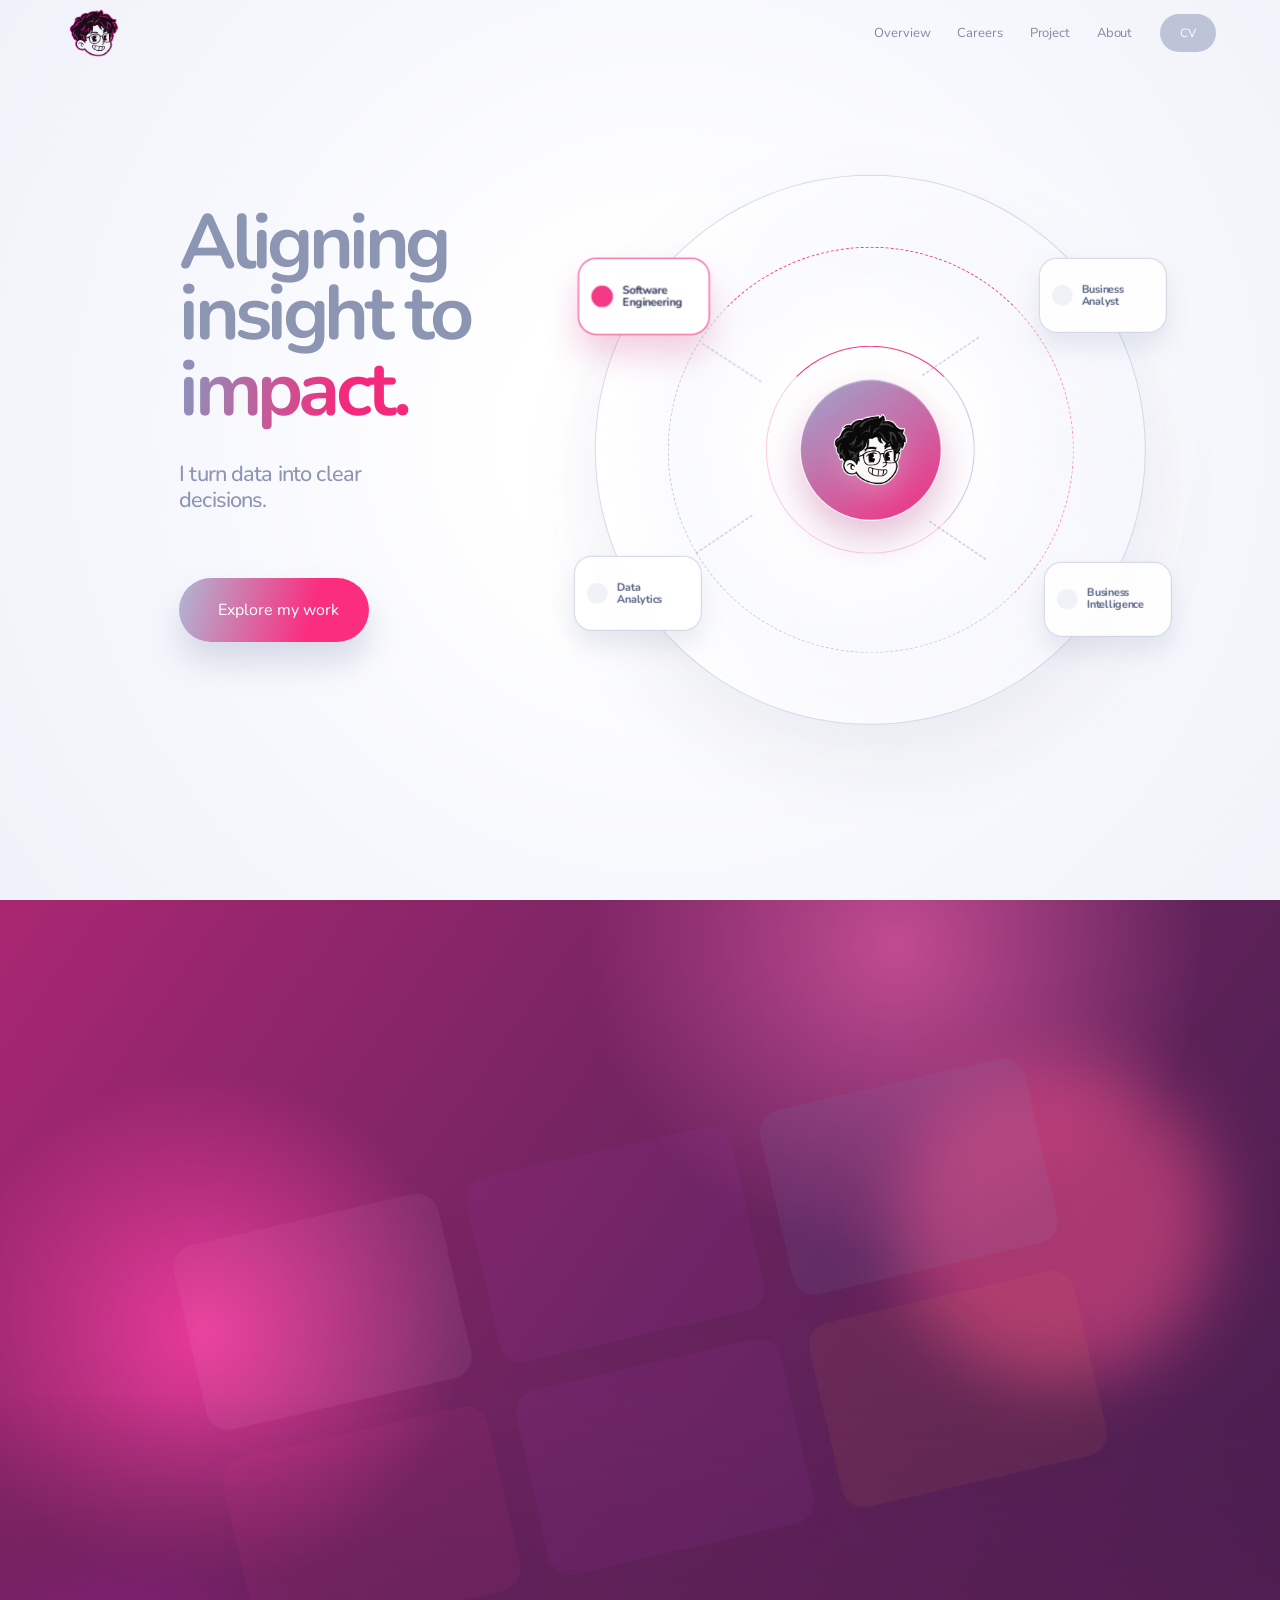
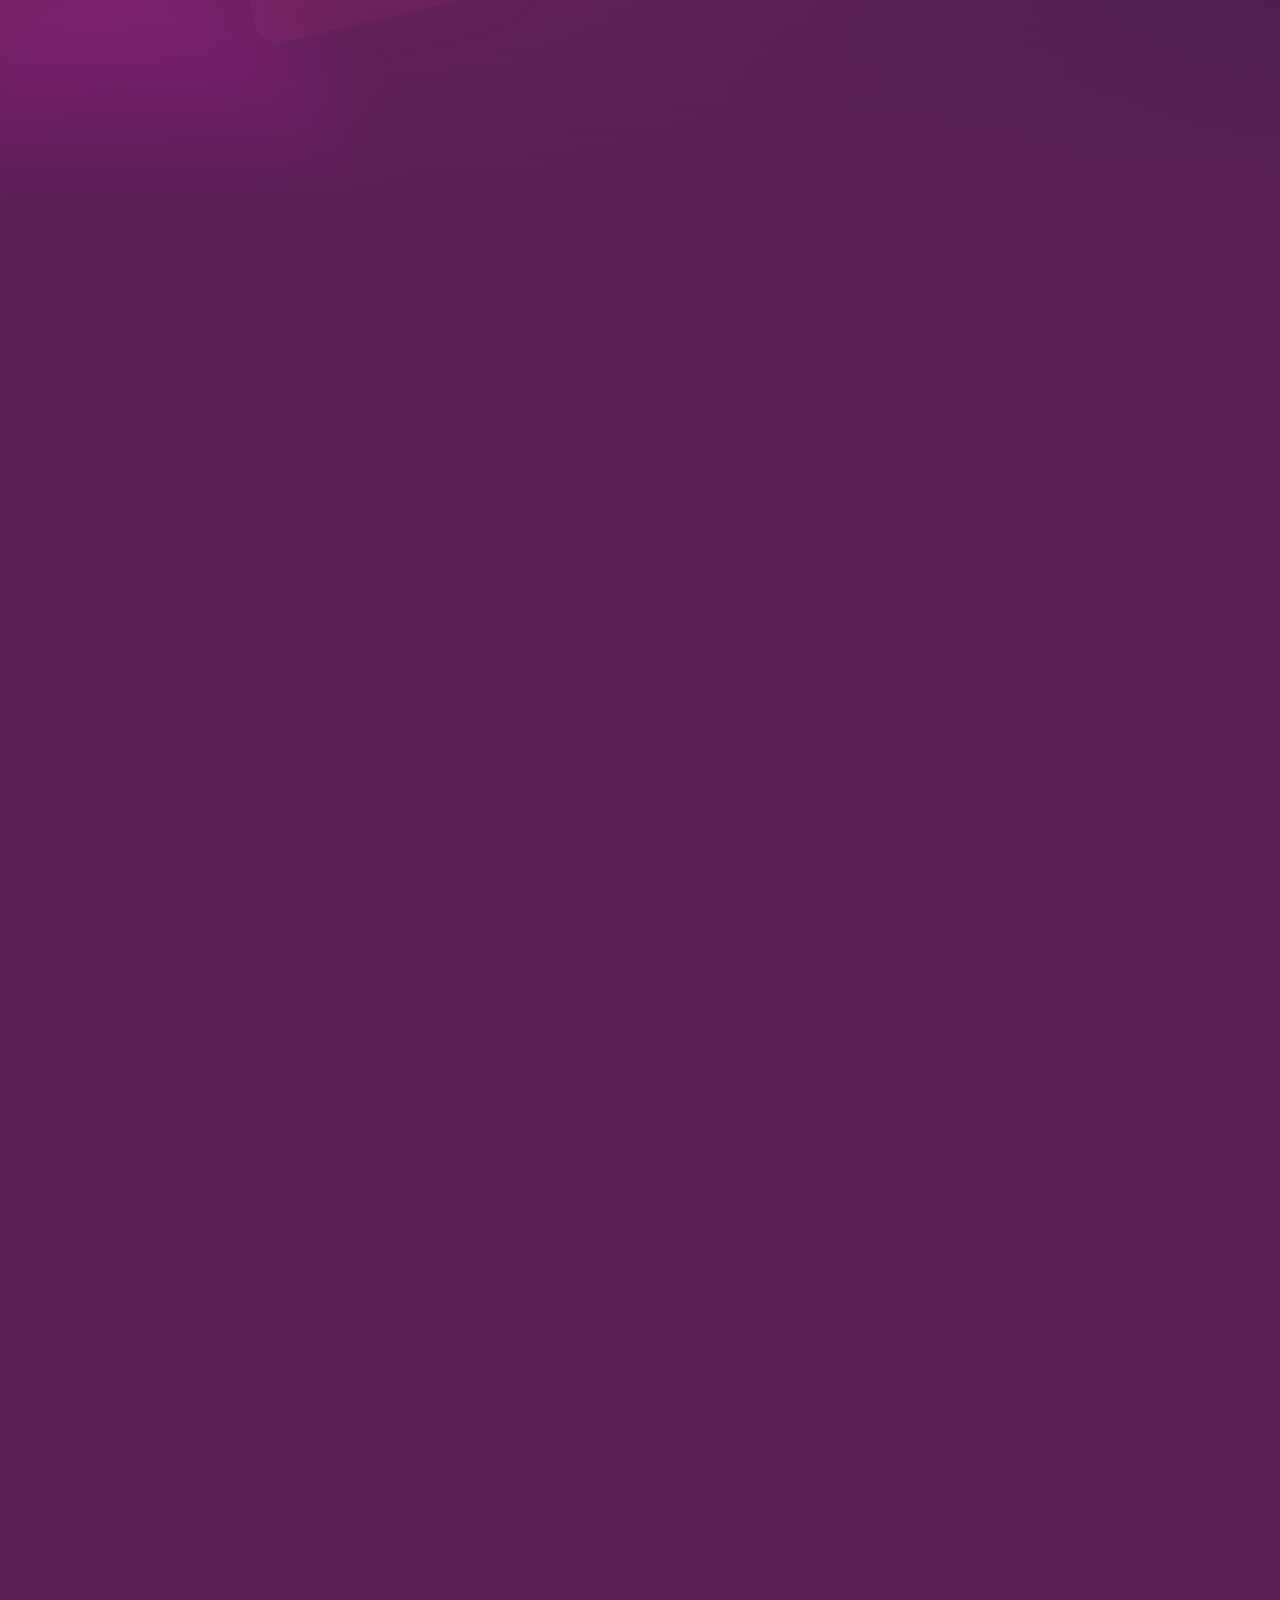
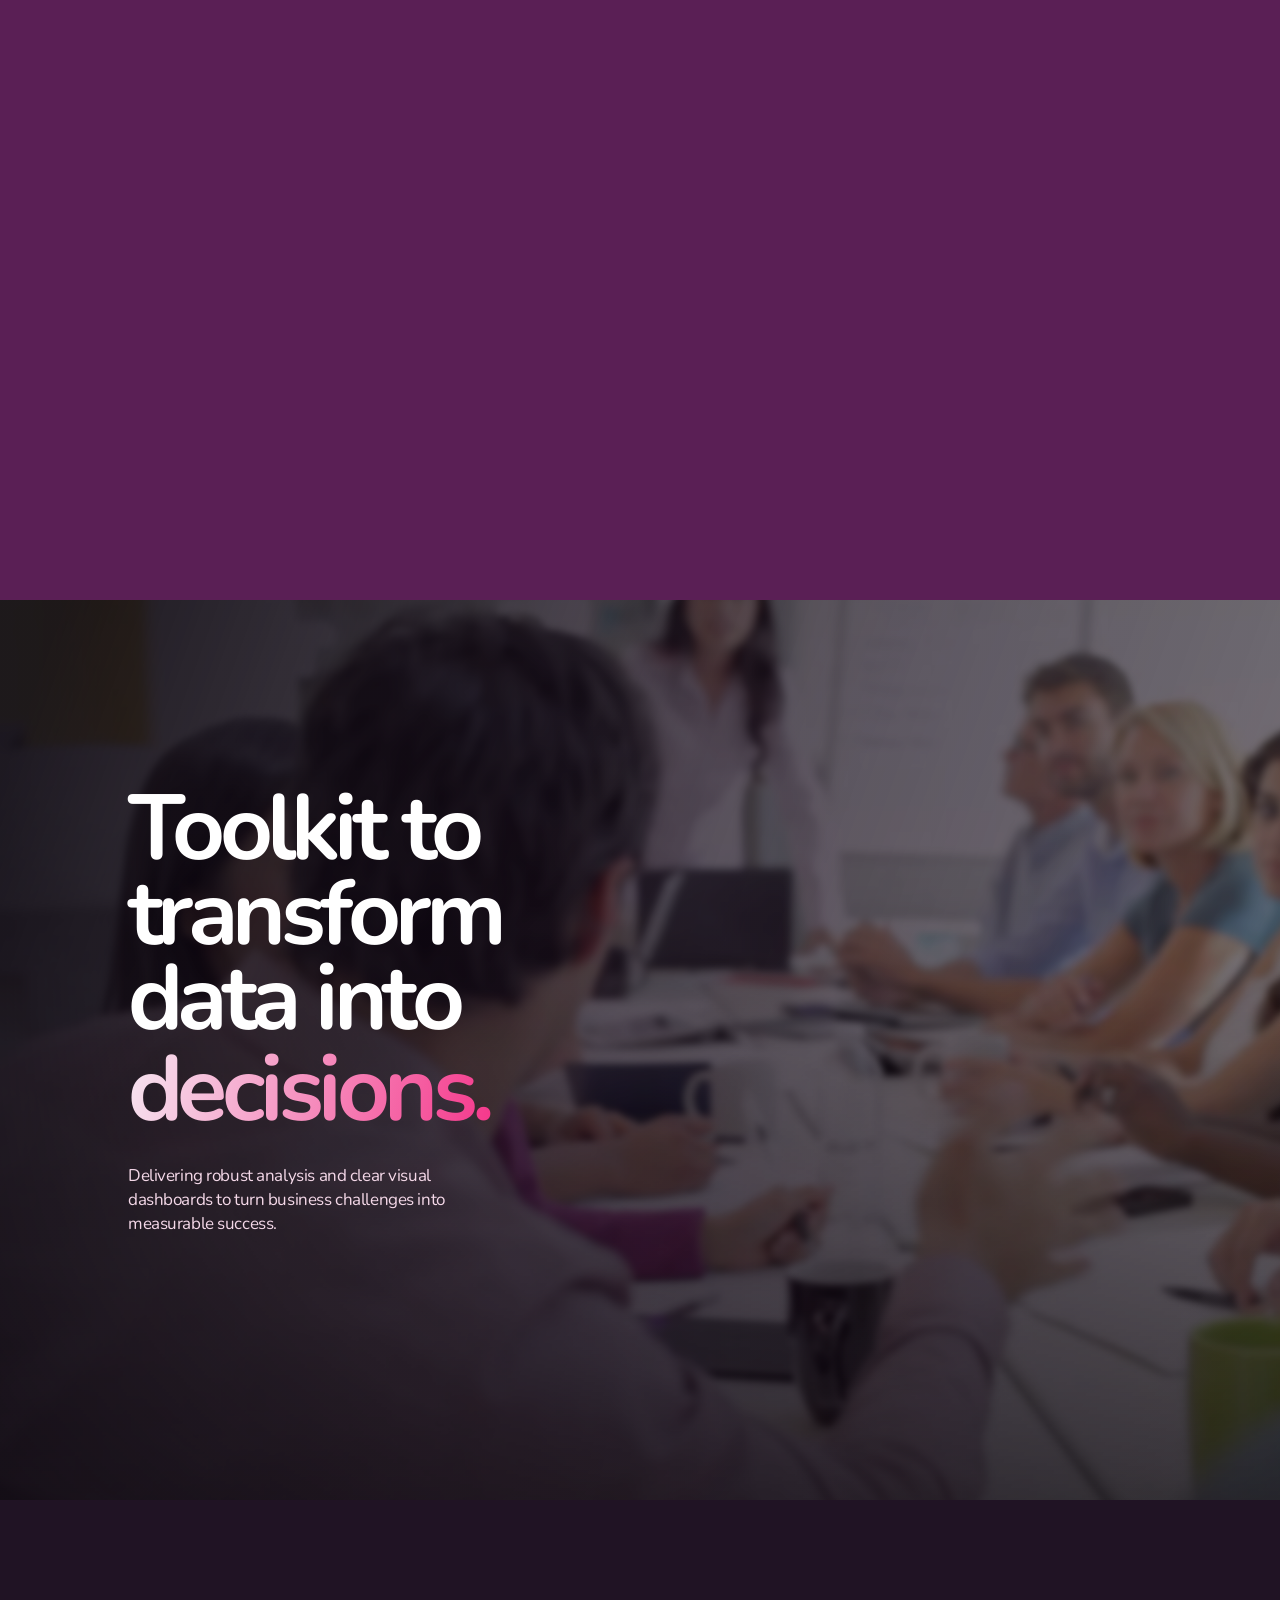
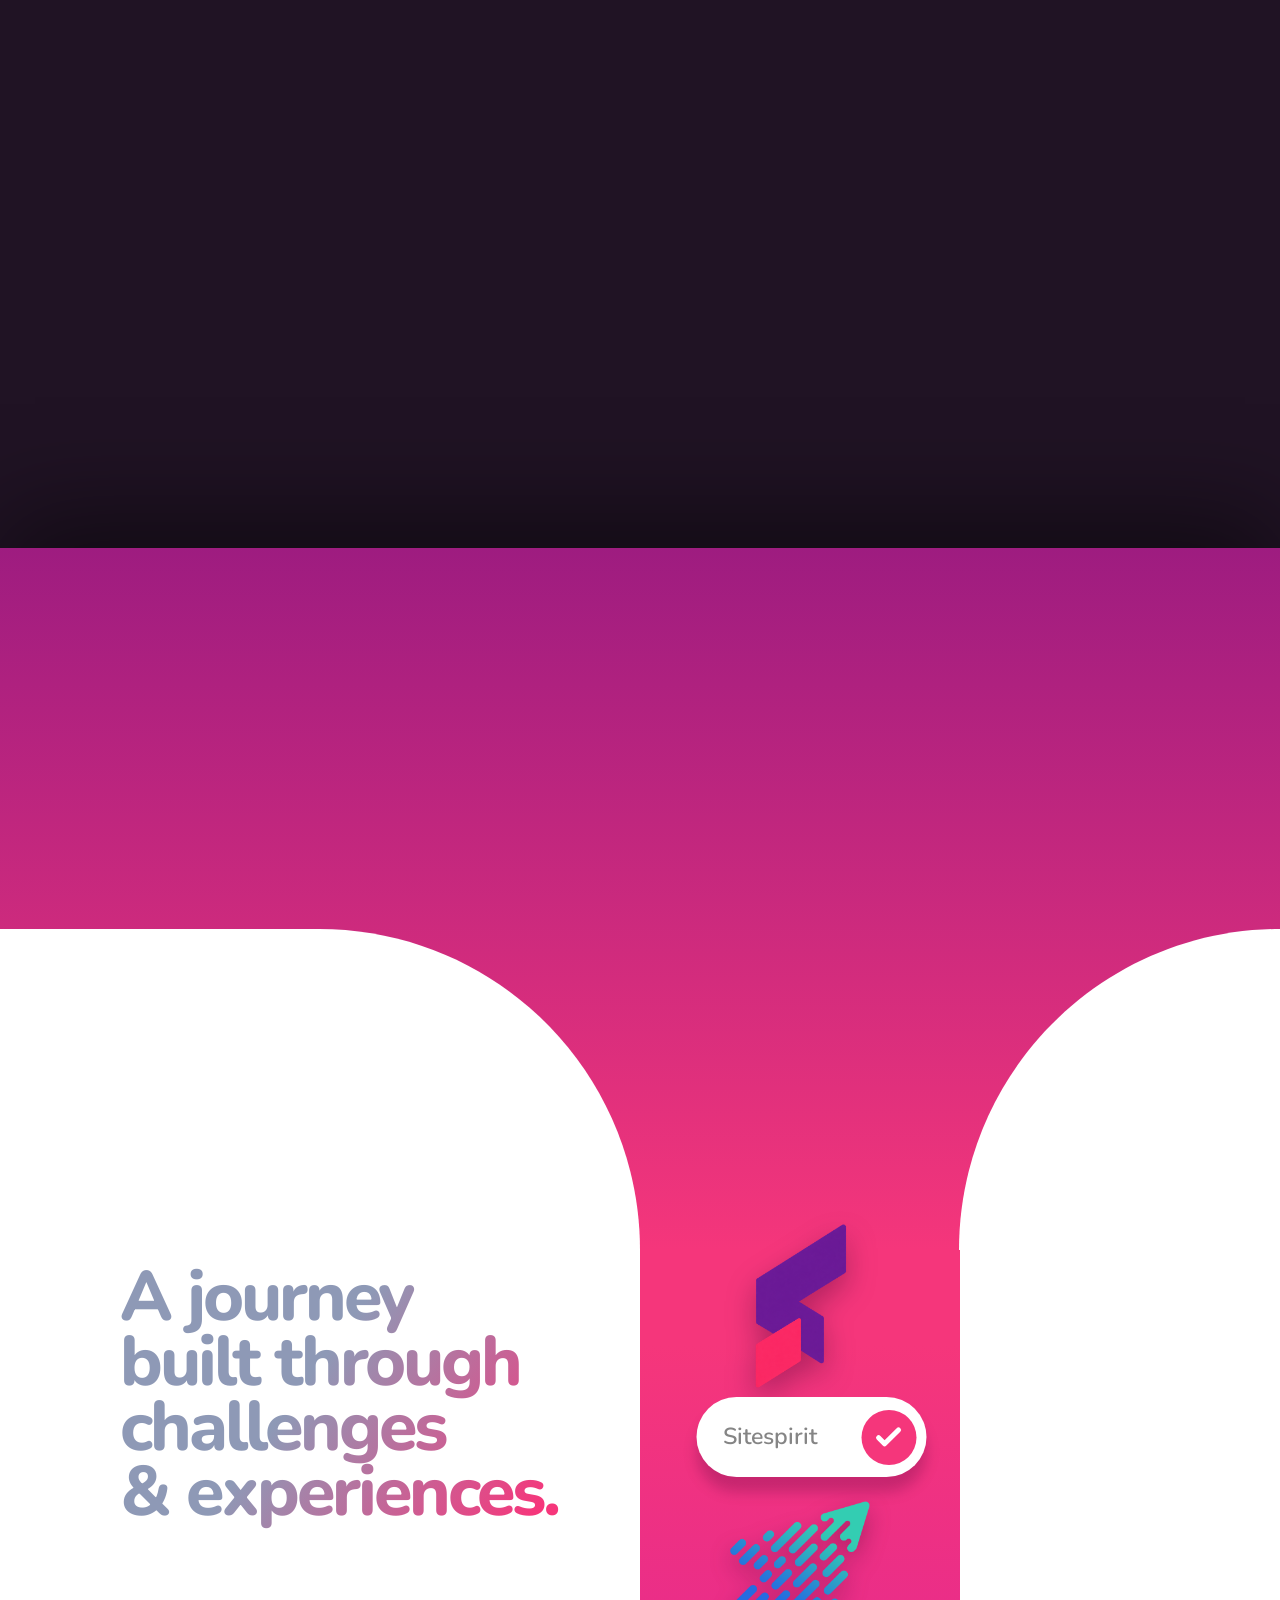
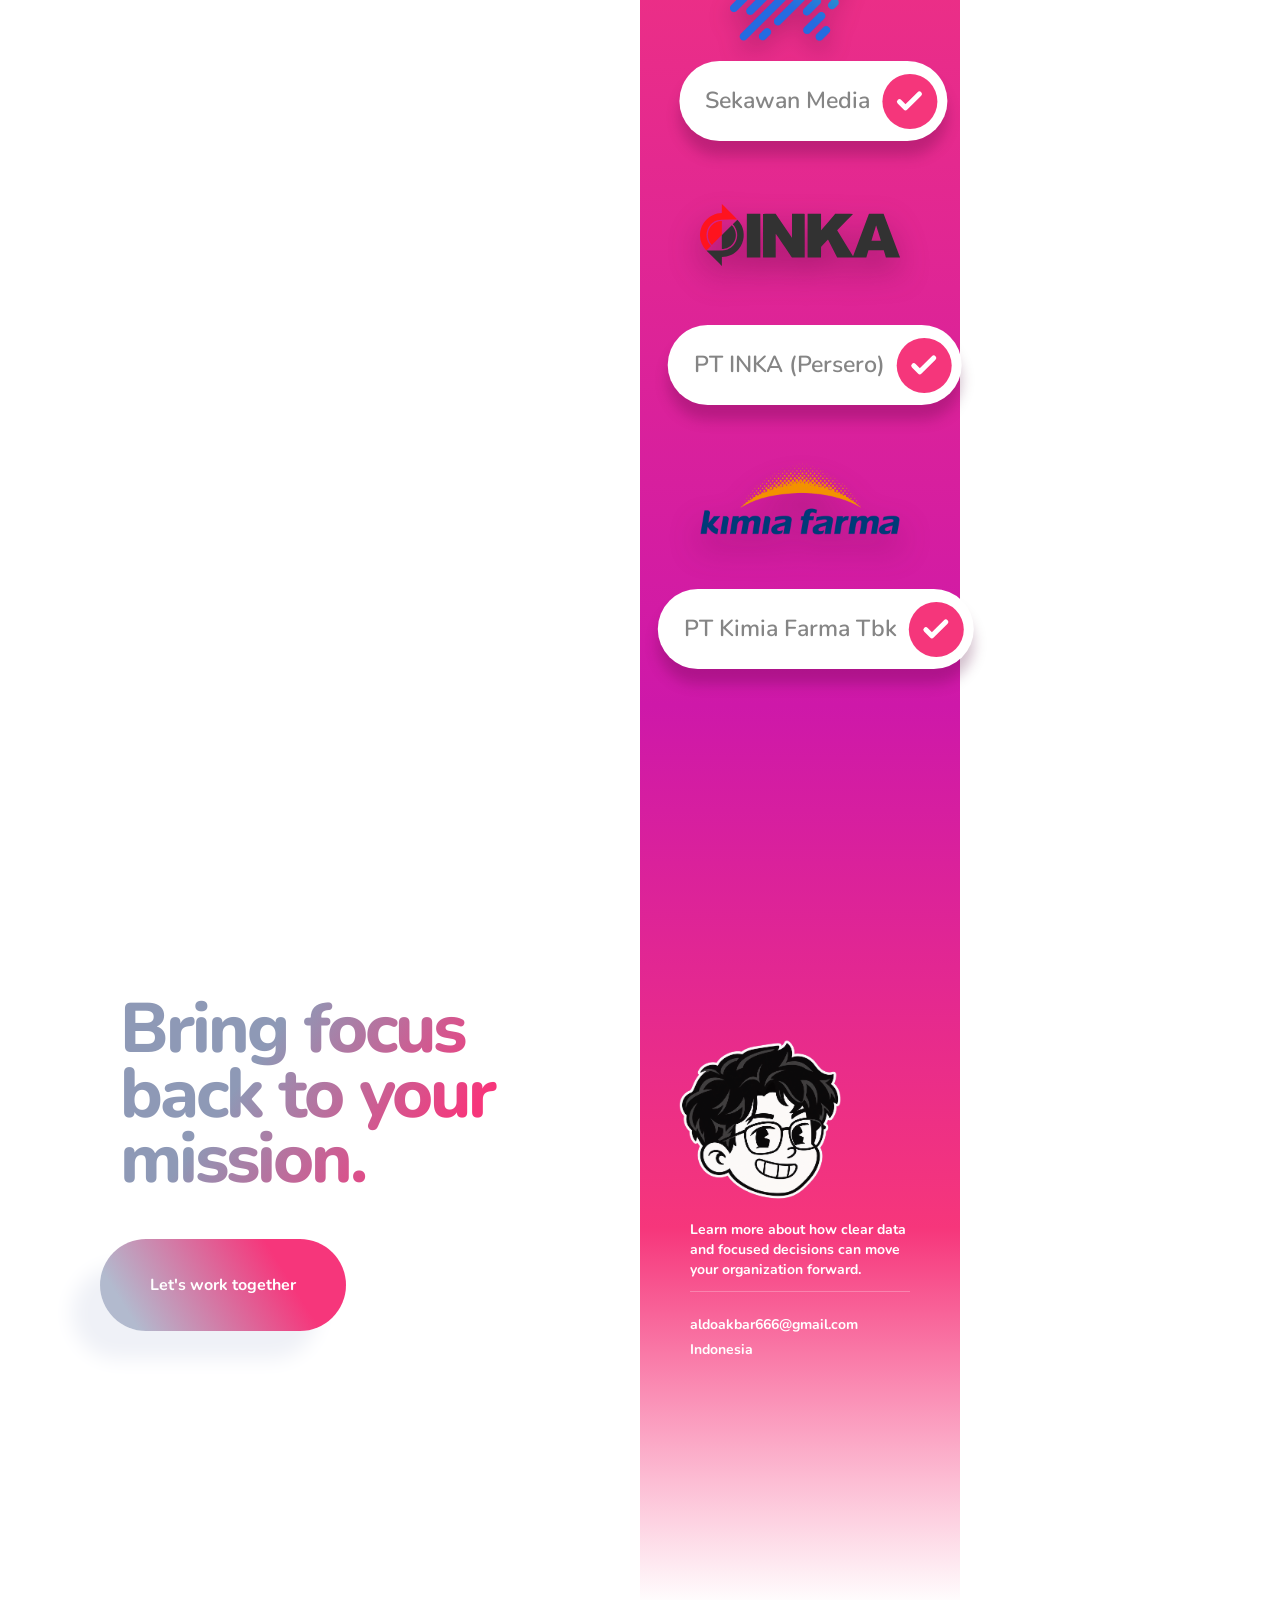
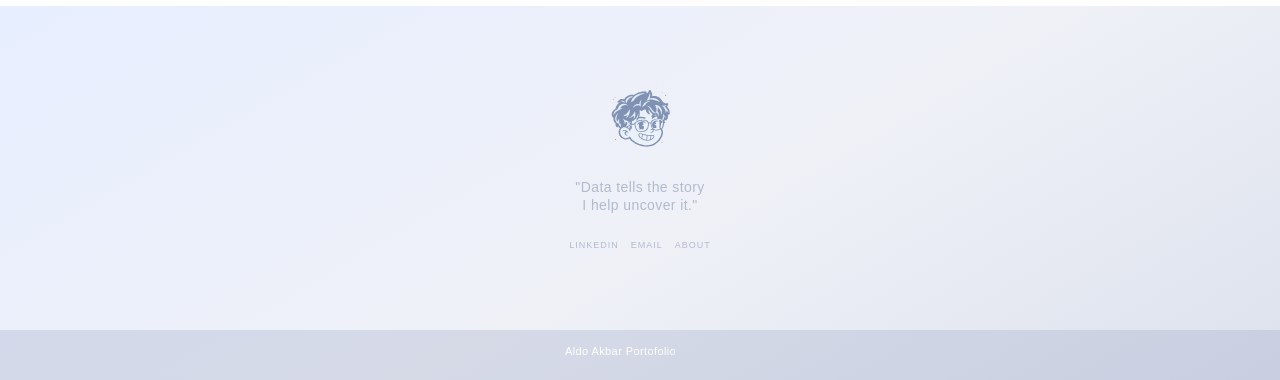
<file: index.html>
<!doctype html>
<html lang="en">
  <head>
    <meta charset="UTF-8" />
    <meta name="viewport" content="width=device-width, initial-scale=1.0" />
    <meta name="description" content="Portfolio of a data analyst who turns complex data into clear decisions." />
    <title>Aldo Akbar - Business Analyst, Data Analyst & Business Intelligence Portfolio</title>
    <link rel="icon" type="image/png" href="assets/img/brand/logo%20icon%20aldo.png" />
    <link rel="shortcut icon" type="image/png" href="assets/img/brand/logo%20icon%20aldo.png" />
    <link rel="preconnect" href="https://fonts.googleapis.com" />
    <link rel="preconnect" href="https://fonts.gstatic.com" crossorigin />
    <link href="https://fonts.googleapis.com/css2?family=Nunito:ital,wght@0,400;0,500;0,600;0,700;0,800;0,900;1,400;1,600;1,700;1,800;1,900&display=swap" rel="stylesheet" />
    <link rel="stylesheet" href="style.css" />
    <style>
      footer.career-footer{display:block;margin-top:0;color:initial}
      /* First scroll phase and project cards share one sticky section. */
      .project-showcase{height:500vh;min-height:3100px}
      .project-entry{position:absolute;z-index:3;inset:0;display:grid;place-items:center;overflow:hidden;pointer-events:none;opacity:1;transition:opacity .55s ease}
      .project-entry::after{content:"";position:absolute;inset:0;background:linear-gradient(to bottom,transparent 55%,#5a1f55 100%);pointer-events:none}
      .project-entry .intro-copy{position:relative;z-index:2}.project-entry .intro-count{z-index:2}.project-entry .intro-grid{z-index:1}
      .project-stage,.project-progress,.project-scroll-note{opacity:0;transition:opacity .55s ease}
      .projects-started .project-entry{opacity:0}.projects-started .project-stage,.projects-started .project-progress,.projects-started .project-scroll-note{opacity:1}
      .project-stage{transition-delay:.08s}.project-progress{transition-delay:.16s}
      @media(max-width:700px){.project-showcase{height:500vh;min-height:2800px}.project-entry .intro-copy{padding:0 20px}.project-entry .intro-copy h2{font-size:clamp(3.2rem,14vw,5.5rem)}.project-entry .intro-grid{grid-template-columns:repeat(3,140px);grid-template-rows:repeat(2,100px);gap:16px}.project-entry .intro-count{right:22px;bottom:5vh;font-size:9px}}
    </style>
  </head>
  <body>
    <div class="noise"></div>
    <div class="cursor-glow"></div>
    <header class="nav">
      <a class="brand" href="#top" aria-label="Back to top">
        <img src="assets/img/brand/logo%20icon%20aldo%20outline%20warna_no_bg.png" alt="Logo aldo" />
      </a>
      <nav class="nav-links" aria-label="Primary navigation"><a href="#top">Overview</a><a href="./html/careers.html">Careers</a><a href="./html/project.html">Project</a><a href="./html/about.html">About</a></nav>
      <a class="nav-contact" href="/document/CV_ALDO_RAJENDRA_AKBAR.pdf" target="_blank">CV </a>
      <button class="mobile-menu-toggle" type="button" aria-label="Open menu" aria-expanded="false">
        <span></span>
        <span></span>
        <span></span>
      </button>
      <div class="mobile-menu" aria-hidden="true">
        <nav class="mobile-menu__nav" aria-label="Mobile navigation">
          <a href="#top">Overview</a>
          <a href="./html/careers.html">Careers</a>
          <a href="./html/project.html">Project</a>
          <a href="./html/about.html">About</a>
          <a href="/document/CV_ALDO_RAJENDRA_AKBAR.pdf">CV</a>
        </nav>
      </div>
    </header>
<!-- Section 01 (Hero)-->
    <main id="top">
      <section class="hero section">
        <div class="hero-copy">
           <div class="hero-mark"></div>
          <h1>Aligning<br />insight to<br /><span>impact.</span></h1>
          <p>I turn data into clear<br />decisions.</p>
          <a class="hero-cta" href="#projects">Explore my work</a>
        </div>
        <div class="data-stage project-constellation" aria-label="Interactive project constellation">
          <div class="constellation-orbit">
            <div class="constellation-core" aria-hidden="true">
              <img src="assets/img/brand/logo%20icon%20aldo.png" alt="Aldo logo" style="width:88%;height:88%;object-fit:contain;display:block;filter:drop-shadow(0 10px 12px rgba(255,255,255,0.18));" />
            </div>
            <a class="constellation-node node-jdih is-active" href="./html/jdih-summarize.html" data-number="01" data-category="SOFTWARE ENGINEERING" data-title="JDIH Portal" data-description="A legal-information platform built for clearer access, management, and compliance workflows."><span></span><strong>Software<br />Engineering</strong></a>
            <a class="constellation-node node-kf" href="./html/kf-summarize.html" data-number="02" data-category="DATA ANALYTICS" data-title="Kimia Farma" data-description="Business-performance analytics that turns operational data into practical commercial insights."><span></span><strong>Business<br />Analyst</strong></a>
            <a class="constellation-node node-gaikindo" href="./html/gaikindo-summarize.html" data-number="03" data-category="BUSINESS INTELLIGENCE" data-title="Market Pulse 2025" data-description="EV market signals and inventory recommendations for stronger dealer decisions."><span></span><strong>Business <br />Intelligence</strong></a>
            <a class="constellation-node node-ai" href="./html/ai-impact-summ.html" data-number="04" data-category="AI WORKFORCE" data-title="Future of Work" data-description="Workforce intelligence for navigating automation, skills, and the transition to AI."><span></span><strong>Data<br />Analytics</strong></a>
          </div>
          <div class="constellation-preview" aria-live="polite">
            <span class="constellation-preview__number">01</span>
            <small class="constellation-preview__category">SOFTWARE ENGINEERING</small>
            <strong class="constellation-preview__title">JDIH Portal</strong>
            <p class="constellation-preview__description">A legal-information platform built for clearer access, management, and compliance workflows.</p>
            <em>Hover a node to explore</em>
          </div>
        </div>
      </section>

<!-- Section 02 -->
      <section class="statement project-showcase" id="projects">
        <div class="project-sticky">
          <div class="project-entry" aria-label="Project introduction">
            <div class="intro-grid" aria-hidden="true"><i></i><i></i><i></i><i></i><i></i><i></i></div>
            <div class="intro-copy">
             <!-- <span class="intro-kicker">MY WAY OF WORKING</span> -->
              <h2><span>Analytical thinking</span><span>with a business</span><span>perspective.</span></h2>
              <p> <b></b></p>
            </div>
            <span class="intro-count"></span>
          </div>
          <div class="project-progress" aria-hidden="true"><span></span><span></span><span></span><span></span></div>
          <div class="project-stage">
            <div class="project-art" aria-hidden="true">
              <div class="project-document"><div class="document-tab">01</div><div class="document-content"><small>PROJECT BRIEF</small><b class="art-title">JDIH<br />PORTAL</b><i class="art-line line-one"></i><i class="art-line line-two"></i><i class="art-line line-three"></i><div class="art-chart"><span></span><span></span><span></span><span></span><span></span></div></div></div>
              <div class="floating-chip"><small>KEY RESULT</small><b>↑ 41%</b><span>faster access</span></div>
            </div>
            <div class="project-content">
              <div class="eyebrow">ALDO'S PROJECTS</div>
              <div class="project-copy is-active" data-project="0"><span class="project-index">01 — SOFTWARE ENGINEER PROJECT</span><h2>Designing &<br />Building <i>JDIH Website.</i></h2><p>Digital legal-information platform built to make public documents easier to find, understand, and manage.</p><strong>PT INKA (Persero)</strong></div>
              <div class="project-copy" data-project="1"><span class="project-index">02 — DATA ANALYST PROJECT</span><h2>Kimia Farma<br /><i>Big Data</i> Analytics.</h2><p>Performance analytics project to turn operational data into clearer commercial and pharmacy insights.</p><strong>PT Kimia Farma Tbk</strong></div>
              <div class="project-copy" data-project="2"><span class="project-index">03 — BUSINESS INTELLIGENCE PROJECT</span><h2>Automotive<br />Market <i>Pulse 2025.</i></h2><p>Analytics for navigating EV disruption and improving dealer-stock strategy across the market.</p><strong>GAIKINDO</strong></div>
              <div class="project-copy" data-project="3"><span class="project-index">04 — BUSINESS INTELLIGENCE PROJECT</span><h2>Future of Work<br /><i>2025.</i></h2><p>Workforce intelligence for navigating the transition to an AI-enabled world of work.</p><strong>Global Workforce Solutions</strong></div>
            </div>
          </div>
          <!--- <p class="project-scroll-note">SCROLL TO DISCOVER <span>↓</span></p> -->
        </div>
      </section>

<!-- Section 03 -->
      <section class="alignment-section" id="impact" aria-labelledby="alignment-title">
        <div class="alignment-camera">
          <video class="alignment-video" autoplay muted loop playsinline>
            <source src="assets/uploads-ssl.webflow.com/620a82992219653ed26aa4e8/6216942de4b62c1ed63071fb_huah_video-transcode.webm" type="video/webm" />
            <source src="assets/uploads-ssl.webflow.com/620a82992219653ed26aa4e8/6216942de4b62c1ed63071fb_huah_video-transcode.mp4" type="video/mp4" />
          </video>
          <div class="alignment-scrim"></div>
          <div class="alignment-copy">
            <!-- <span class="eyebrow">03 / STRATEGIC ALIGNMENT</span> -->
            <h2 id="alignment-title">Toolkit to transform<br/>data into<br/><i>decisions.</i></h2>
            <p>Delivering robust analysis and clear visual dashboards to turn business challenges into measurable success.</p>
          </div>
        </div>
        <div class="alignment-goals alignment-goals-top" aria-label="Business objectives">
          <div class="goal-column"></div><div class="goal-column"></div>
          <div class="goal-column"><span class="goal-tag">SQL</span><span class="goal-tag">Python</span><span class="goal-tag">Excel / Sheets</span><span class="goal-tag">Figma</span></div>
          <div class="goal-column"></div>
        </div>
        <div class="alignment-goals alignment-goals-bottom" aria-label="Growth initiatives">
          <div class="goal-column"></div><div class="goal-column"></div>
          <div class="goal-column"><span class="goal-tag">Power BI / Data Studio</span><span class="goal-tag">Google Slides</span><span class="goal-tag">Jira</span><span class="goal-tag">Draw.io</span><span class="goal-tag">Power Query / Colab</span><i class="growth-line" aria-hidden="true"></i></div>
          <div class="goal-column"></div>
          <div class="alignment-funnel" aria-hidden="true">
            <i></i>
            <i><img src="assets/uploads-ssl.webflow.com/620a82992219653ed26aa4e8/62169511a7e653414f9fb4f3_Rectangle%25201164.svg" alt="" /></i>
            <i></i>
            <i><img src="assets/uploads-ssl.webflow.com/620a82992219653ed26aa4e8/6216955d17311f782ccf8194_Rectangle%25201165.svg" alt="" /></i>
          </div>
        </div>
      </section>

      <!-- Section 04 — Webflow's original flowing four-column magnet layout. -->
      <section class="magnet" aria-labelledby="outcome-title">
        <div class="goals-grid magnet-grid">
          <div class="goals-container"></div>
          <div class="goals-container"></div>
          <div class="goals-container-gradient">
            <div class="line"></div>
            <div class="profile"><div class="alignment-badge"><span class="alignment-badge__label">Sitespirit</span><b aria-hidden="true"><svg viewBox="0 0 24 24"><path d="m5 12.5 4.2 4.2L19 7" /></svg></b></div><img class="profile-image" src="assets/img/partners/b96e2a9c-961f-4936-a5ba-675e7e712339.png" alt="Project partner" /></div>
            <div class="profile"><div class="alignment-badge"><span class="alignment-badge__label">Sekawan Media</span><b aria-hidden="true"><svg viewBox="0 0 24 24"><path d="m5 12.5 4.2 4.2L19 7" /></svg></b></div><img class="profile-image" src="assets/img/partners/sekawan%20media%20logo.png" alt="Sekawan Media" /></div>
            <div class="profile"><div class="alignment-badge"><span class="alignment-badge__label">PT INKA (Persero)</span><b aria-hidden="true"><svg viewBox="0 0 24 24"><path d="m5 12.5 4.2 4.2L19 7" /></svg></b></div><img class="profile-image" src="assets/img/partners/Logo_INKA_-_Industri_Kereta_Api_Indonesia.svg" alt="PT INKA" /></div>
            <div class="profile"><div class="alignment-badge"><span class="alignment-badge__label">PT Kimia Farma Tbk</span><b aria-hidden="true"><svg viewBox="0 0 24 24"><path d="m5 12.5 4.2 4.2L19 7" /></svg></b></div><img class="profile-image" src="assets/img/partners/7a1c5239-kimia-farma.webp" alt="Kimia Farma" /></div>
          </div>
          <div class="goals-container"></div>
        </div>
        <div class="subsection-container-4">
          <h2 id="outcome-title" class="new-headline-magnet">A journey<br />built through<br />challenges<br />& experiences.</h2>
        </div>
      </section>

      <section class="end" id="contact">
        <div class="goals-grid-4">
          <div class="goals-container"></div><div class="goals-container"></div>
          <aside class="end-container-gradient">
            <a class="end-brand" href="#top" aria-label="Back to top">
              <img src="assets/img/brand/logo%20icon%20aldo.png" alt="ADK Data" />
            </a>
            <p class="paragraph-5">Learn more about how clear data and focused decisions can move your organization forward.</p>
            <div class="div-block-13"></div>
            <p class="paragraph-6">aldoakbar666@gmail.com<br />Indonesia</p>
          </aside>
          <div class="goals-container"></div>
        </div>
        <div class="subsection-container-5">
          <h2 class="new-headline-end">Bring focus<br />back to your<br />mission.</h2>
          <a class="primary-button-end" href="https://mail.google.com/mail/?view=cm&fs=1&to=aldoakbar666@gmail.com&su=Let's%20work%20together" target="_blank" rel="noopener noreferrer">Let's work together</a>
        </div>
      </section>
    </main>
    <footer class="career-footer">
      <div class="career-footer__content"><img src="assets/img/brand/aldo-bnw.svg" width="62" alt="aldo-bnw" /><p>"Data tells the story<br />I help uncover it."</p><nav aria-label="Footer navigation"><a href="https://www.linkedin.com/in/aldorakbar/">LinkedIn</a><a href="mailto:aldoakbar666@gmail.com">Email</a><a href="./html/about.html">About</a></nav></div>
      <div class="career-footer__bottom"><div><span>Aldo Akbar Portofolio</span></div>
    </footer>
    <script src="script.js"></script>
    <script>
      document.querySelectorAll('.constellation-node').forEach((node) => {
        const preview = document.querySelector('.constellation-preview');
        const updatePreview = () => {
          document.querySelectorAll('.constellation-node').forEach((item) => item.classList.toggle('is-active', item === node));
          preview.querySelector('.constellation-preview__number').textContent = node.dataset.number;
          preview.querySelector('.constellation-preview__category').textContent = node.dataset.category;
          preview.querySelector('.constellation-preview__title').textContent = node.dataset.title;
          preview.querySelector('.constellation-preview__description').textContent = node.dataset.description;
        };
        node.addEventListener('mouseenter', updatePreview);
        node.addEventListener('focus', updatePreview);
      });

      const mobileMenuToggle = document.querySelector('.mobile-menu-toggle');
      const mobileMenu = document.querySelector('.mobile-menu');

      if (mobileMenuToggle && mobileMenu) {
        const closeMobileMenu = () => {
          mobileMenuToggle.classList.remove('is-open');
          mobileMenu.classList.remove('is-open');
          mobileMenuToggle.setAttribute('aria-expanded', 'false');
          mobileMenu.setAttribute('aria-hidden', 'true');
        };

        mobileMenuToggle.addEventListener('click', () => {
          const isOpen = mobileMenuToggle.classList.toggle('is-open');
          mobileMenu.classList.toggle('is-open', isOpen);
          mobileMenuToggle.setAttribute('aria-expanded', String(isOpen));
          mobileMenu.setAttribute('aria-hidden', String(!isOpen));
        });

        mobileMenu.querySelectorAll('a').forEach((link) => {
          link.addEventListener('click', closeMobileMenu);
        });

        document.addEventListener('click', (event) => {
          const target = event.target;
          if (!mobileMenu.contains(target) && !mobileMenuToggle.contains(target)) {
            closeMobileMenu();
          }
        });
      }
    </script>
  </body>
</html>
</file>
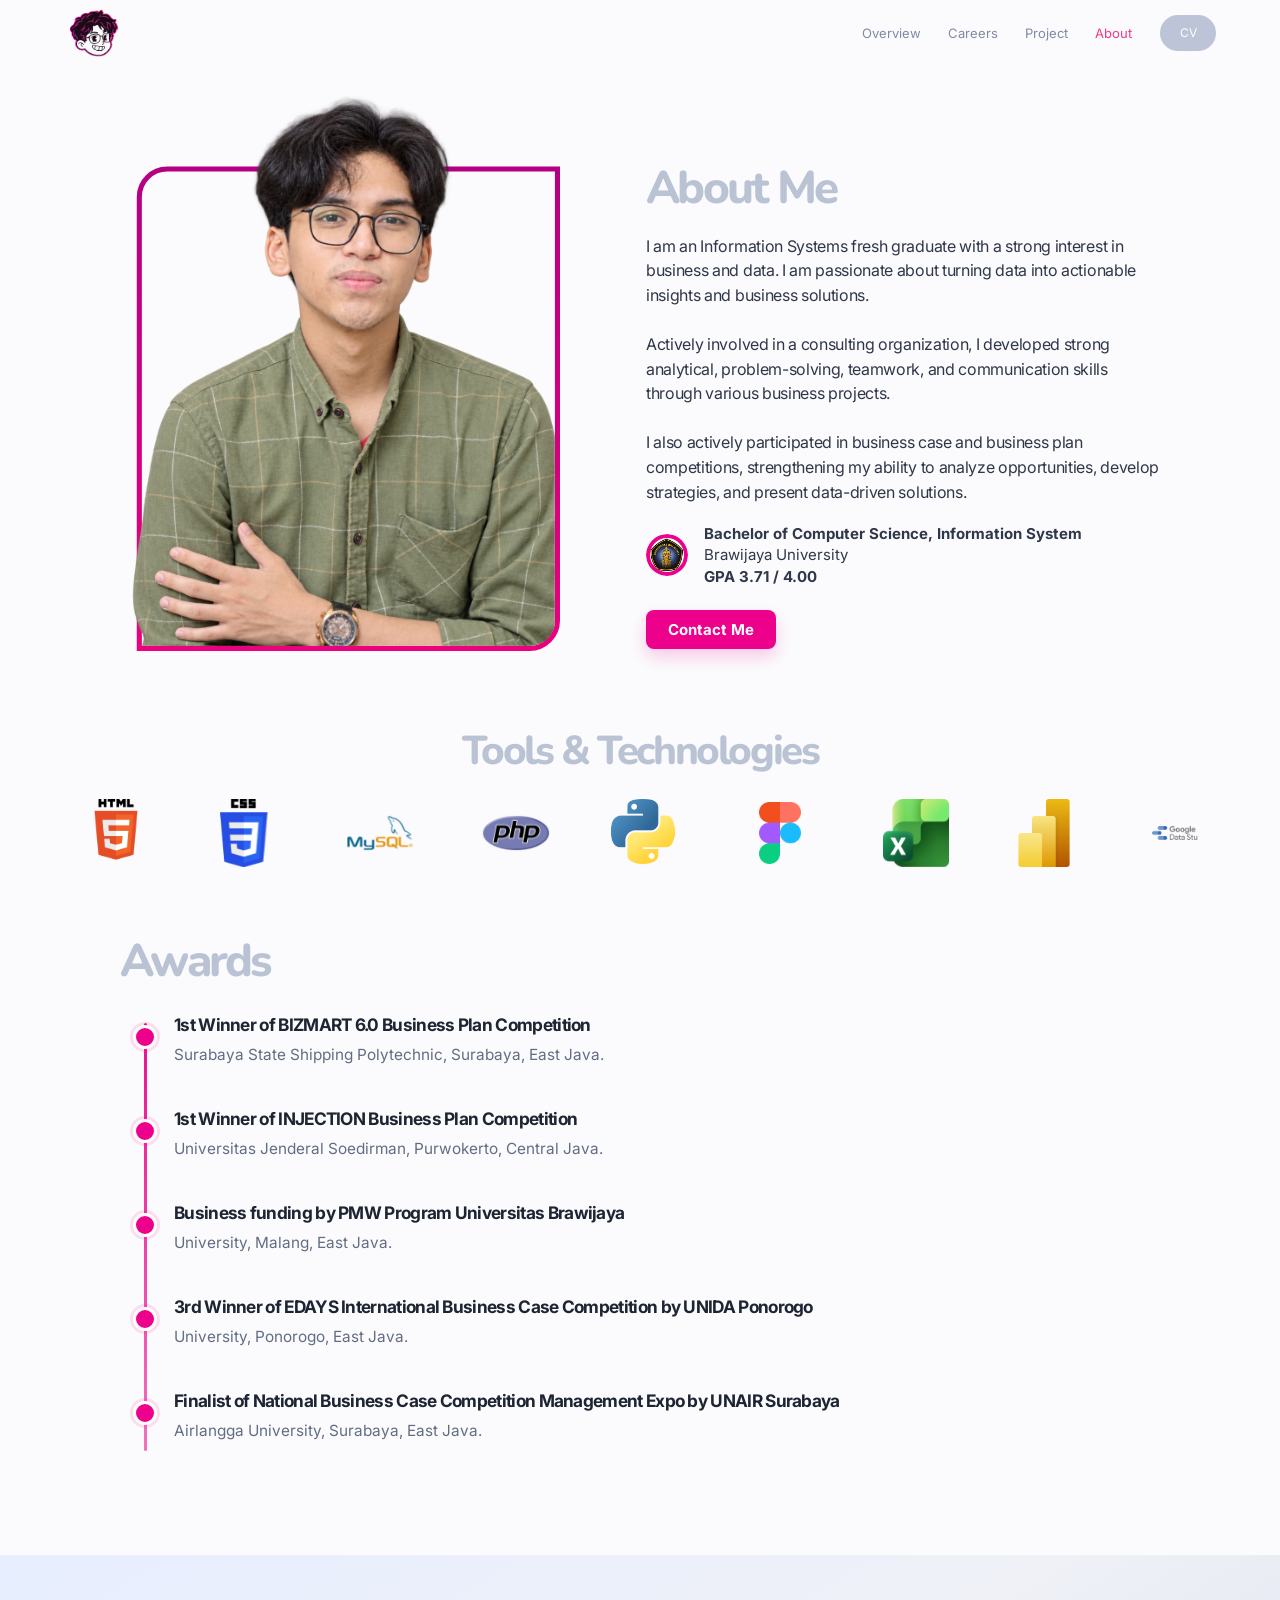
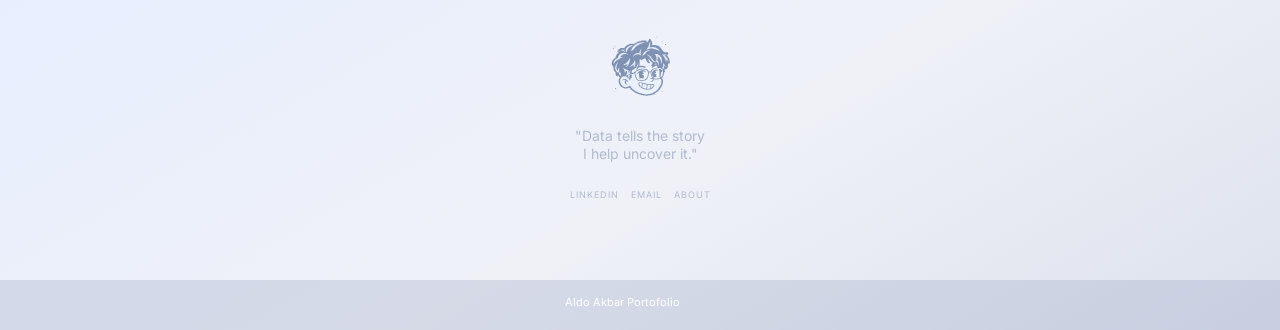
<file: html/about.html>
<!doctype html>
<html lang="en">
  <head>
    <meta charset="utf-8" />
    <meta name="viewport" content="width=device-width, initial-scale=1" />
    <meta name="description" content="About Aldo Pratama" />
    <title>About</title>
    <link rel="icon" type="image/png" href="../assets/img/brand/logo%20icon%20aldo.png" />
    <link rel="preconnect" href="https://fonts.googleapis.com" />
    <link rel="preconnect" href="https://fonts.gstatic.com" crossorigin />
    <link href="https://fonts.googleapis.com/css2?family=Inter:wght@400;500;600;700;800&amp;family=Nunito:wght@700;800&amp;display=swap" rel="stylesheet" />
    <link rel="stylesheet" href="../css/about.css" />
    <style>
      footer.career-footer{display:block}
      .nav .mobile-menu-toggle{display:none}.mobile-menu{display:none}
      @media(max-width:700px){.nav{height:56px;padding:0 16px}.brand{flex-basis:32px;width:32px;height:32px}.brand img{width:32px}.nav-links{display:none}.nav-contact{display:none}.nav .mobile-menu-toggle{display:inline-flex;align-items:center;justify-content:center;flex-direction:column;gap:5px;width:28px;height:28px;padding:0;border:0;border-radius:0;background:transparent;cursor:pointer;z-index:20;box-shadow:none}.nav .mobile-menu-toggle span{display:block;width:22px;height:2px;border-radius:99px;background:#f43a86;transition:transform .2s ease,opacity .2s ease}.nav .mobile-menu-toggle.is-open span:nth-child(1){transform:translateY(7px) rotate(45deg)}.nav .mobile-menu-toggle.is-open span:nth-child(2){opacity:0}.nav .mobile-menu-toggle.is-open span:nth-child(3){transform:translateY(-7px) rotate(-45deg)}.mobile-menu{position:fixed;top:66px;left:16px;right:16px;display:block;max-height:0;overflow:hidden;opacity:0;pointer-events:none;border:1px solid rgba(149,160,191,.3);border-radius:18px;background:linear-gradient(180deg,rgba(255,255,255,.96),rgba(244,247,255,.96));backdrop-filter:blur(14px);box-shadow:0 20px 54px rgba(76,88,120,.18);z-index:20;transition:max-height .28s ease,opacity .24s ease,pointer-events .24s ease}.mobile-menu.is-open{max-height:280px;opacity:1;pointer-events:auto}.mobile-menu__nav{display:flex;flex-direction:column;padding:12px}.mobile-menu__nav a{padding:14px 12px;border-radius:12px;color:#41507a;text-decoration:none;font-size:14px;font-weight:700;letter-spacing:-.02em}.mobile-menu__nav a + a{border-top:1px solid rgba(137,152,191,.25)}.mobile-menu__nav a:last-child{margin-top:4px;background:linear-gradient(135deg,#f43a86,#d855a8);color:#fff;box-shadow:0 10px 26px rgba(244,58,134,.24)}}
    </style>
  </head>
  <body>
    <header class="nav">
      <a class="brand" href="../index.html#top" aria-label="Back to overview"><img src="../assets/img/brand/logo%20icon%20aldo%20outline%20warna_no_bg.png" alt="Logo Aldo" /></a>
      <nav class="nav-links" aria-label="Primary navigation"><a href="../index.html">Overview</a><a href="./careers.html">Careers</a><a href="./project.html">Project</a><a href="./about.html" aria-current="page">About</a></nav>
      <a class="nav-contact" href="/document/CV_ALDO_RAJENDRA_AKBAR.pdf" target="cv">CV </a>
      <button class="mobile-menu-toggle" type="button" aria-label="Open menu" aria-expanded="false">
        <span></span>
        <span></span>
        <span></span>
      </button>
      <div class="mobile-menu" aria-hidden="true">
        <nav class="mobile-menu__nav" aria-label="Mobile navigation">
          <a href="../index.html">Overview</a>
          <a href="./careers.html">Careers</a>
          <a href="./project.html">Project</a>
          <a href="./about.html" aria-current="page">About</a>
          <a href="/document/CV_ALDO_RAJENDRA_AKBAR.pdf">CV</a>
        </nav>
      </div>
    </header>
    <main class="about-page">
      <section class="intro" aria-labelledby="about-title">
        <div class="portrait-wrap"><img src="../assets/img/asset-about/Group%2073.svg" alt="Portrait of Aldo" class="portrait" /></div>
        <div class="intro-copy">
          <h1 id="about-title">About Me</h1>
          <p>I am an Information Systems fresh graduate with a strong interest in business and data. I am passionate about turning data into actionable insights and business solutions.</p>
          <p>Actively involved in a consulting organization, I developed strong analytical, problem-solving, teamwork, and communication skills through various business projects.</p>
          <p>I also actively participated in business case and business plan competitions, strengthening my ability to analyze opportunities, develop strategies, and present data-driven solutions.</p>
          <div class="profile-row"><span class="profile-mark" aria-hidden="true"><img src="../assets/img/asset-about/image%2014.png" alt="Brawijaya University logo" /></span><p><strong>Bachelor of Computer Science, Information System</strong><br />Brawijaya University<br /><b>GPA 3.71 / 4.00</b></p></div>
          <a class="contact-button" href="mailto:hello@yourname.com">Contact  Me</a>
        </div>
      </section>
      <section class="tools-section" aria-labelledby="tools-title">
        <h2 id="tools-title">Tools &amp; Technologies</h2>
        <div class="marquee" aria-label="Tools and technologies"><div class="marquee-track">
          <div class="tool-set">
            <img src="../assets/img/asset-about/image%2022.svg" alt="Tool and technology" /><img src="../assets/img/asset-about/image%2023.svg" alt="Tool and technology" /><img src="../assets/img/asset-about/image%2024.svg" alt="Tool and technology" /><img src="../assets/img/asset-about/image%2025.svg" alt="Tool and technology" /><img src="../assets/img/asset-about/image%2026.svg" alt="Tool and technology" /><img src="../assets/img/asset-about/image%2027.svg" alt="Tool and technology" /><img src="../assets/img/asset-about/image%2028.svg" alt="Tool and technology" /><img src="../assets/img/asset-about/image%2029.svg" alt="Tool and technology" /><img src="../assets/img/asset-about/image%2030.svg" alt="Tool and technology" /><img src="../assets/img/asset-about/image%2031.svg" alt="Tool and technology" /><img src="../assets/img/asset-about/image%2032.svg" alt="Tool and technology" /><img src="../assets/img/asset-about/image%2033.svg" alt="Tool and technology" />
          </div>
          <div class="tool-set" aria-hidden="true">
            <img src="../assets/img/asset-about/image%2022.svg" alt="" /><img src="../assets/img/asset-about/image%2023.svg" alt="" /><img src="../assets/img/asset-about/image%2024.svg" alt="" /><img src="../assets/img/asset-about/image%2025.svg" alt="" /><img src="../assets/img/asset-about/image%2026.svg" alt="" /><img src="../assets/img/asset-about/image%2027.svg" alt="" /><img src="../assets/img/asset-about/image%2028.svg" alt="" /><img src="../assets/img/asset-about/image%2029.svg" alt="" /><img src="../assets/img/asset-about/image%2030.svg" alt="" /><img src="../assets/img/asset-about/image%2031.svg" alt="" /><img src="../assets/img/asset-about/image%2032.svg" alt="" /><img src="../assets/img/asset-about/image%2033.svg" alt="" />
          </div>
        </div></div>
      </section>
      <section class="awards" aria-labelledby="awards-title">
        <h2 id="awards-title">Awards</h2>
        <ol class="timeline">
          <li><time>2023</time><div><h3>1st Winner of BIZMART 6.0 Business Plan Competition</h3><p>Surabaya State Shipping Polytechnic, Surabaya, East Java.</p></div><span class="plus" aria-hidden="true">+</span></li>
          <li><time>2024</time><div><h3>1st Winner of INJECTION Business Plan Competition</h3><p>Universitas Jenderal Soedirman, Purwokerto, Central Java.</p></div><span class="plus" aria-hidden="true">+</span></li>
          <li><time>2024</time><div><h3>Business funding by PMW Program Universitas Brawijaya</h3><p>University, Malang, East Java.</p></div><span class="plus" aria-hidden="true">+</span></li>
          <li><time>2024</time><div><h3>3rd Winner of EDAYS International Business Case Competition by UNIDA Ponorogo</h3><p>University, Ponorogo, East Java.</p></div><span class="plus" aria-hidden="true">+</span></li>
          <li><time>2023</time><div><h3>Finalist of National Business Case Competition Management Expo by UNAIR Surabaya</h3><p>Airlangga University, Surabaya, East Java.</p></div><span class="plus" aria-hidden="true">+</span></li>
        </ol>
      </section>
    </main>
    <footer class="career-footer">
      <div class="career-footer__content"><img src="../assets/img/brand/aldo-bnw.svg" width="62" alt="aldo-bnw" /><p>"Data tells the story<br />I help uncover it."</p><nav aria-label="Footer navigation"><a href="https://www.linkedin.com/in/aldorakbar/">LinkedIn</a><a href="mailto:aldoakbar666@gmail.com">Email</a><a href="./about.html">About</a></nav></div>
      <div class="career-footer__bottom"><div><span>Aldo Akbar Portofolio</span></div></div>
    </footer>
    <script>
      const nav = document.querySelector('.nav');
      const updateNavigation = () => nav.classList.toggle('scrolled', window.scrollY > 24);
      window.addEventListener('scroll', updateNavigation, { passive: true });
      updateNavigation();

      const mobileMenuToggle = document.querySelector('.mobile-menu-toggle');
      const mobileMenu = document.querySelector('.mobile-menu');

      if (mobileMenuToggle && mobileMenu) {
        mobileMenuToggle.addEventListener('click', () => {
          const willOpen = !mobileMenuToggle.classList.contains('is-open');
          mobileMenuToggle.classList.toggle('is-open', willOpen);
          mobileMenu.classList.toggle('is-open', willOpen);
          mobileMenuToggle.setAttribute('aria-expanded', String(willOpen));
          mobileMenu.setAttribute('aria-hidden', String(!willOpen));
        });

        mobileMenu.querySelectorAll('a').forEach((link) => {
          link.addEventListener('click', () => {
            mobileMenuToggle.classList.remove('is-open');
            mobileMenu.classList.remove('is-open');
            mobileMenuToggle.setAttribute('aria-expanded', 'false');
            mobileMenu.setAttribute('aria-hidden', 'true');
          });
        });
      }
    </script>
  </body>
</html>
</file>
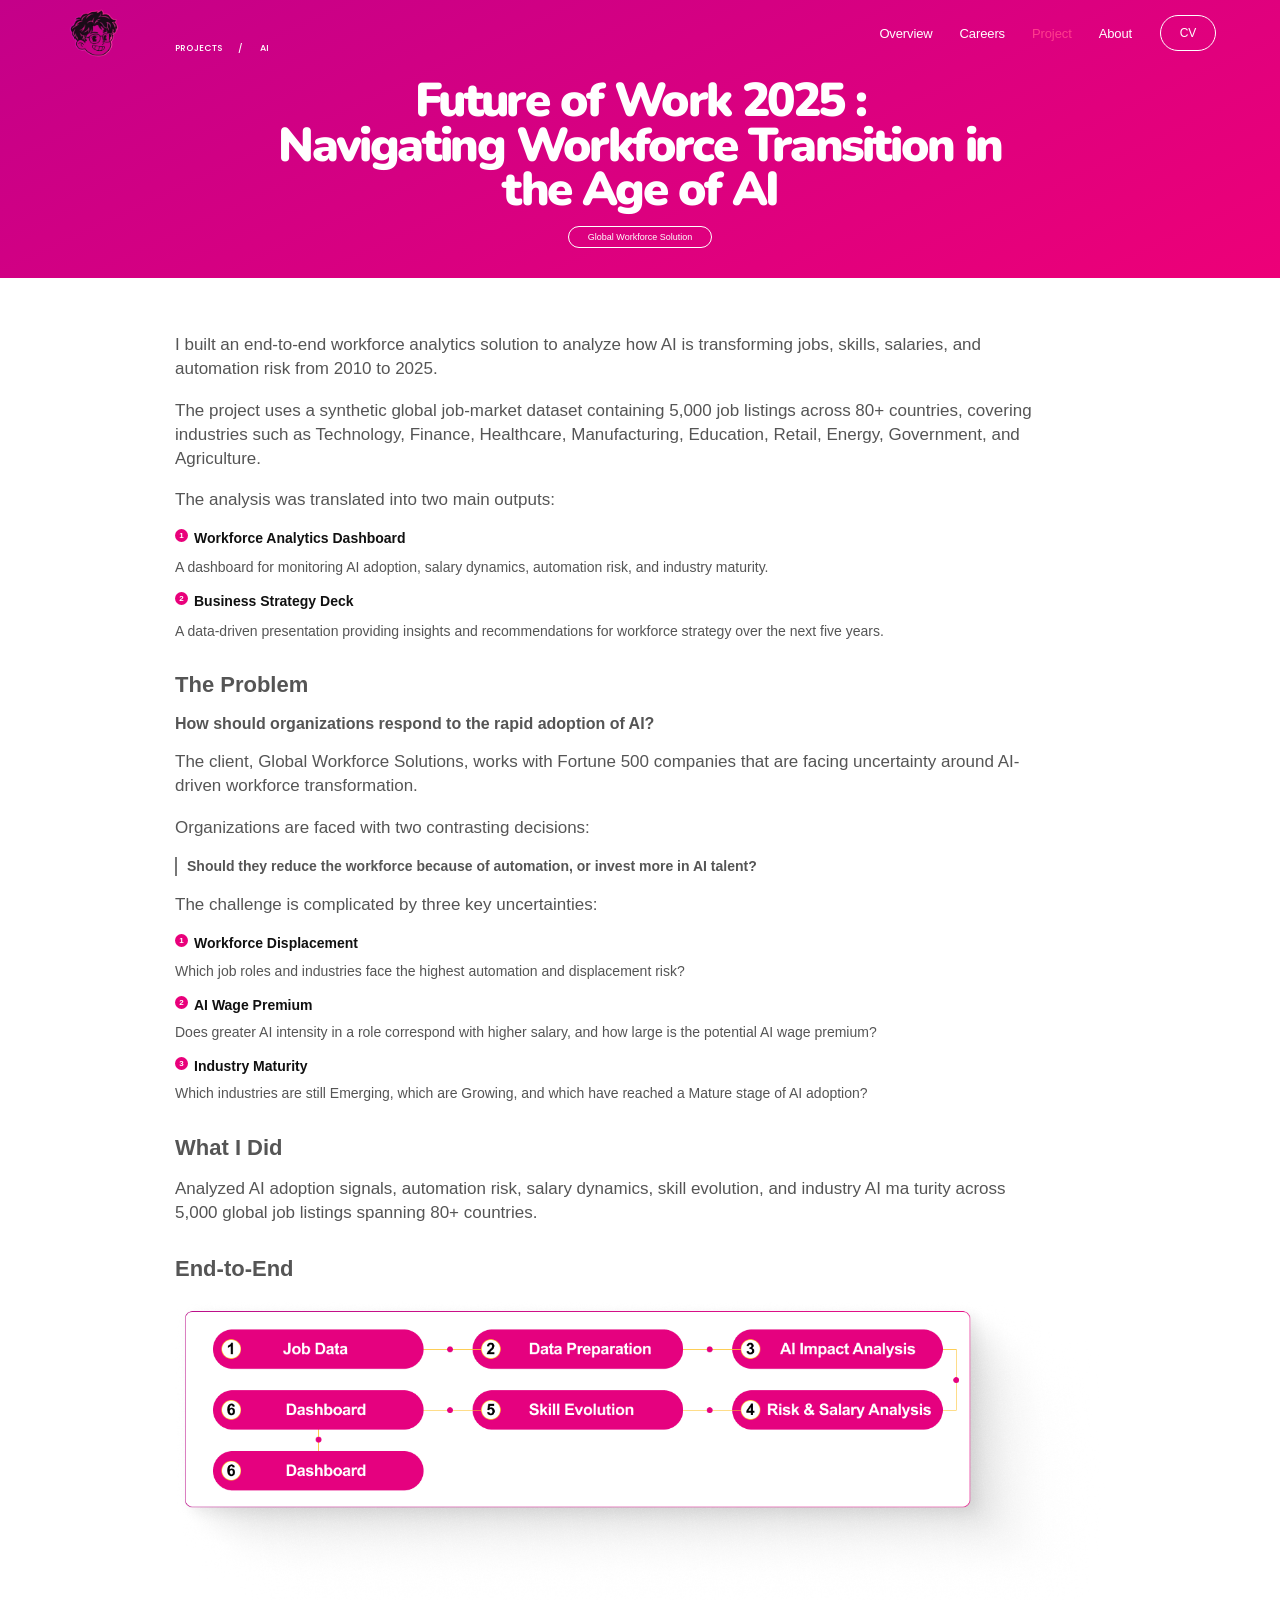
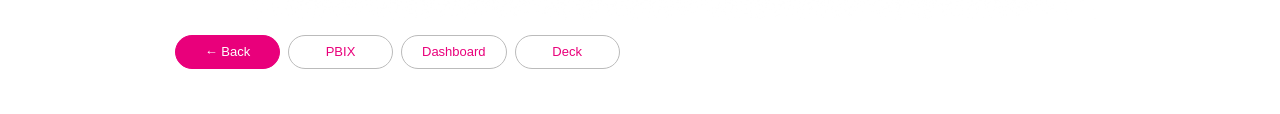
<file: html/ai-impact-summ.html>
<!doctype html>
<html lang="en">
  <head>
    <meta charset="utf-8" />
    <meta name="viewport" content="width=device-width, initial-scale=1" />
    <title>Future of Work 2025</title>
    <link rel="icon" type="image/png" href="../assets/img/brand/logo%20icon%20aldo.png" />
    <link rel="preconnect" href="https://fonts.googleapis.com" />
    <link rel="preconnect" href="https://fonts.gstatic.com" crossorigin />
    <link
      href="https://fonts.googleapis.com/css2?family=Nunito:wght@700;800;900&amp;family=Poppins:wght@500;600&amp;display=swap"
      rel="stylesheet"
    />
    <link href="../css/ai-impact-summ.css" rel="stylesheet" />
    <style>
      body > .nav{box-sizing:border-box;position:fixed;z-index:1000;top:0;left:0;width:100%;height:66px;padding:0 max(24px,5vw);display:flex;align-items:center;justify-content:space-between;background:transparent;color:#fff;font-family:-apple-system,BlinkMacSystemFont,"SF Pro Display","Helvetica Neue",Arial,sans-serif;font-size:12px;line-height:normal;letter-spacing:-.01em;transition:background .35s ease,color .35s ease,box-shadow .35s ease,backdrop-filter .35s ease}body > .nav.scrolled{background:rgba(255,255,255,.78);box-shadow:0 9px 28px rgba(76,88,120,.11);-webkit-backdrop-filter:blur(18px) saturate(145%);backdrop-filter:blur(18px) saturate(145%);color:#8891aa}body > .nav .brand{display:flex;flex:0 0 60px;width:60px;height:60px;margin:0;padding:0;align-items:center;justify-content:center;line-height:0;text-decoration:none;position:relative;z-index:1}body > .nav .brand img{display:block;width:60px;height:auto;max-width:none;margin:0;object-fit:contain;transform:none}body > .nav .nav-links{display:flex;align-items:center;gap:27px;margin-left:auto;margin-right:28px}body > .nav .nav-links a{color:inherit;text-decoration:none;font-size:13px;transition:color .2s}body > .nav .nav-links a:hover,body > .nav .nav-links a[aria-current="page"]{color:#ff3c8d}body > .nav .nav-contact{box-sizing:border-box;display:inline-flex;width:56px;height:36px;align-items:center;justify-content:center;border:1px solid currentColor;border-radius:99px;color:inherit;text-decoration:none;font-size:12px;transition:background .2s,transform .2s}body > .nav.scrolled .nav-contact{border:0;background:#bdc4d7;color:#fff}body > .nav .nav-contact:hover{background:#ff3c8d;border-color:#ff3c8d;color:#fff;transform:scale(1.03)}body > .nav .mobile-menu-toggle{display:none}.mobile-menu{display:none}
      @media(max-width:700px){body > .nav{height:56px;padding:0 16px;background:rgba(255,255,255,.14);border-bottom:1px solid rgba(149,160,191,.24);backdrop-filter:blur(14px);-webkit-backdrop-filter:blur(14px)}body > .nav.scrolled{background:rgba(255,255,255,.62);box-shadow:0 9px 28px rgba(76,88,120,.11);-webkit-backdrop-filter:blur(18px) saturate(145%);backdrop-filter:blur(18px) saturate(145%)}body > .nav .brand{flex-basis:32px;width:32px;height:32px}body > .nav .brand img{width:32px}body > .nav .nav-links{display:none}body > .nav .nav-contact{display:none}body > .nav .mobile-menu-toggle{display:inline-flex;align-items:center;justify-content:center;flex-direction:column;gap:5px;width:28px;height:28px;padding:0;border:0;border-radius:0;background:transparent;cursor:pointer;z-index:20;box-shadow:none}body > .nav .mobile-menu-toggle span{display:block;width:22px;height:2px;border-radius:99px;background:#f43a86;transition:transform .2s ease,opacity .2s ease}body > .nav .mobile-menu-toggle.is-open span:nth-child(1){transform:translateY(7px) rotate(45deg)}body > .nav .mobile-menu-toggle.is-open span:nth-child(2){opacity:0}body > .nav .mobile-menu-toggle.is-open span:nth-child(3){transform:translateY(-7px) rotate(-45deg)}.mobile-menu{position:fixed;top:66px;left:50%;right:auto;display:block;width:calc(100% - 32px);max-width:420px;max-height:0;overflow:hidden;opacity:0;pointer-events:none;border:1px solid rgba(149,160,191,.3);border-radius:18px;background:linear-gradient(180deg,rgba(255,255,255,.96),rgba(244,247,255,.96));backdrop-filter:blur(14px);box-shadow:0 20px 54px rgba(76,88,120,.18);z-index:20;transform:translateX(-50%);transition:max-height .28s ease,opacity .24s ease,transform .24s ease,pointer-events .24s ease}.mobile-menu.is-open{max-height:320px !important;opacity:1 !important;pointer-events:auto;transform:translateX(-50%) translateY(0)}.mobile-menu__nav{display:flex;flex-direction:column;padding:12px}.mobile-menu__nav a{padding:14px 12px;border-radius:12px;color:#41507a;text-decoration:none;font-size:14px;font-weight:700;letter-spacing:-.02em;text-align:center}.mobile-menu__nav a + a{border-top:1px solid rgba(137,152,191,.25)}.mobile-menu__nav a:last-child{margin-top:4px;background:linear-gradient(135deg,#f43a86,#d855a8);color:#fff;box-shadow:0 10px 26px rgba(244,58,134,.24)}}
    </style>
  </head>
  <body class="analysis-page">
    <header class="nav">
      <a class="brand" href="../index.html#top" aria-label="Back to overview"><img src="../assets/img/brand/logo%20icon%20aldo%20outline%20warna_no_bg.png" alt="Logo Aldo" /></a>
      <nav class="nav-links" aria-label="Primary navigation"><a href="../index.html">Overview</a><a href="./careers.html">Careers</a><a href="./project.html" aria-current="page">Project</a><a href="./about.html">About</a></nav>
      <a class="nav-contact" href="/document/CV_ALDO_RAJENDRA_AKBAR.pdf">CV</a>
      <button class="mobile-menu-toggle" type="button" aria-label="Open menu" aria-expanded="false">
        <span></span><span></span><span></span>
      </button>
      <div class="mobile-menu" aria-hidden="true">
        <nav class="mobile-menu__nav" aria-label="Mobile navigation">
          <a href="../index.html">Overview</a>
          <a href="./careers.html">Careers</a>
          <a href="./project.html" aria-current="page">Project</a>
          <a href="./about.html">About</a>
          <a href="/document/CV_ALDO_RAJENDRA_AKBAR.pdf">CV</a>
        </nav>
      </div>
    </header>
    <main>
      <section class="analysis-hero">
        <div class="analysis-shell">
          <nav class="analysis-breadcrumb" aria-label="Breadcrumb">
            <a href="./project.html">Projects</a><span>/</span><span>AI</span>
          </nav>
          <h1 class="ai-impact-title">Future of Work 2025 :<br />Navigating Workforce Transition in<br />the Age of AI</h1>
          <span>Global Workforce Solution</span>
        </div>
      </section>
      <article class="analysis-content analysis-shell">
        <p>
          I built an end-to-end workforce analytics solution to analyze how AI is
          transforming jobs, skills, salaries, and automation risk from 2010 to 2025.
        </p>
        <p>
          The project uses a synthetic global job-market dataset containing 5,000
          job listings across 80+ countries, covering industries such as
          Technology, Finance, Healthcare, Manufacturing, Education, Retail,
          Energy, Government, and Agriculture.
        </p>
        <p>The analysis was translated into two main outputs:</p>
        <div class="deliverables">
          <div>
            <b>1</b><strong>Workforce Analytics Dashboard</strong>
            <p>
              A dashboard for monitoring AI adoption, salary dynamics, automation
              risk, and industry maturity.
            </p>
          </div>
          <div>
            <b>2</b><strong>Business Strategy Deck</strong>
            <p>
              A data-driven presentation providing insights and recommendations for
              workforce strategy over the next five years.
            </p>
          </div>
        </div>
        <h2>The Problem</h2>
        <p class="problem-question">
          How should organizations respond to the rapid adoption of AI?
        </p>
        <p>
          The client, Global Workforce Solutions, works with Fortune 500 companies
          that are facing uncertainty around AI-driven workforce transformation.
        </p>
        <p>
          Organizations are faced with two contrasting decisions:
        </p>
        <p class="decision-question">
          Should they reduce the workforce because of automation, or invest more in AI talent?
        </p>
        <p>The challenge is complicated by three key uncertainties:</p>
        <div class="deliverables problem-drivers">
          <div>
            <b>1</b><strong>Workforce Displacement</strong>
            <p>Which job roles and industries face the highest automation and displacement risk?</p>
          </div>
          <div>
            <b>2</b><strong>AI Wage Premium</strong>
            <p>Does greater AI intensity in a role correspond with higher salary, and how large is the potential AI wage premium?</p>
          </div>
          <div>
            <b>3</b><strong>Industry Maturity</strong>
            <p>Which industries are still Emerging, which are Growing, and which have reached a Mature stage of AI adoption?</p>
          </div>
        </div>
        <h2>What I Did</h2>
        <p>
          Analyzed AI adoption signals, automation risk, salary 
          dynamics, skill evolution, and industry AI ma
          turity across 5,000 global job listings spanning 80+ countries.
        </p>
        <section class="end-to-end">
          <h2>End-to-End</h2>
          <img
            src="../assets/end-t-end-asset/ai-works-flow.png"
            alt="AI workforce analytics end-to-end process"
          />
        </section>
        <div class="analysis-actions">
          <a href="./project.html">← Back</a><a href="../document/dashboard.pbix" download="dashboard-ai-job-impact.pbix">PBIX</a
          ><a href="../document/dasboard-ai-job-impact.pdf">Dashboard</a><a href="../document/Aldo Rajendra Akbar_AI_Job_Analysis_Deck .pdf">Deck</a>
        </div>
      </article>
    </main>
    <script>
      const nav = document.querySelector('.nav');
      const updateNavigation = () => {
        if (!nav) return;
        nav.classList.toggle('scrolled', window.scrollY > 24);
      };
      updateNavigation();
      window.addEventListener('scroll', updateNavigation, { passive: true });

      const mobileMenuToggle = document.querySelector('.mobile-menu-toggle');
      const mobileMenu = document.querySelector('.mobile-menu');

      if (mobileMenuToggle && mobileMenu) {
        const closeMobileMenu = () => {
          mobileMenuToggle.classList.remove('is-open');
          mobileMenu.classList.remove('is-open');
          mobileMenuToggle.setAttribute('aria-expanded', 'false');
          mobileMenu.setAttribute('aria-hidden', 'true');
          mobileMenu.style.maxHeight = '0px';
          mobileMenu.style.opacity = '0';
          mobileMenu.style.pointerEvents = 'none';
        };

        mobileMenuToggle.addEventListener('click', () => {
          const isOpen = mobileMenuToggle.classList.toggle('is-open');
          mobileMenu.classList.toggle('is-open', isOpen);
          mobileMenuToggle.setAttribute('aria-expanded', String(isOpen));
          mobileMenu.setAttribute('aria-hidden', String(!isOpen));

          if (isOpen) {
            mobileMenu.style.maxHeight = `${mobileMenu.scrollHeight + 8}px`;
            mobileMenu.style.opacity = '1';
            mobileMenu.style.pointerEvents = 'auto';
          } else {
            closeMobileMenu();
          }
        });

        mobileMenu.querySelectorAll('a').forEach((link) => {
          link.addEventListener('click', closeMobileMenu);
        });

        document.addEventListener('click', (event) => {
          const target = event.target;
          if (!mobileMenu.contains(target) && !mobileMenuToggle.contains(target)) {
            closeMobileMenu();
          }
        });
      }
    </script>
  </body>
</html>
</file>
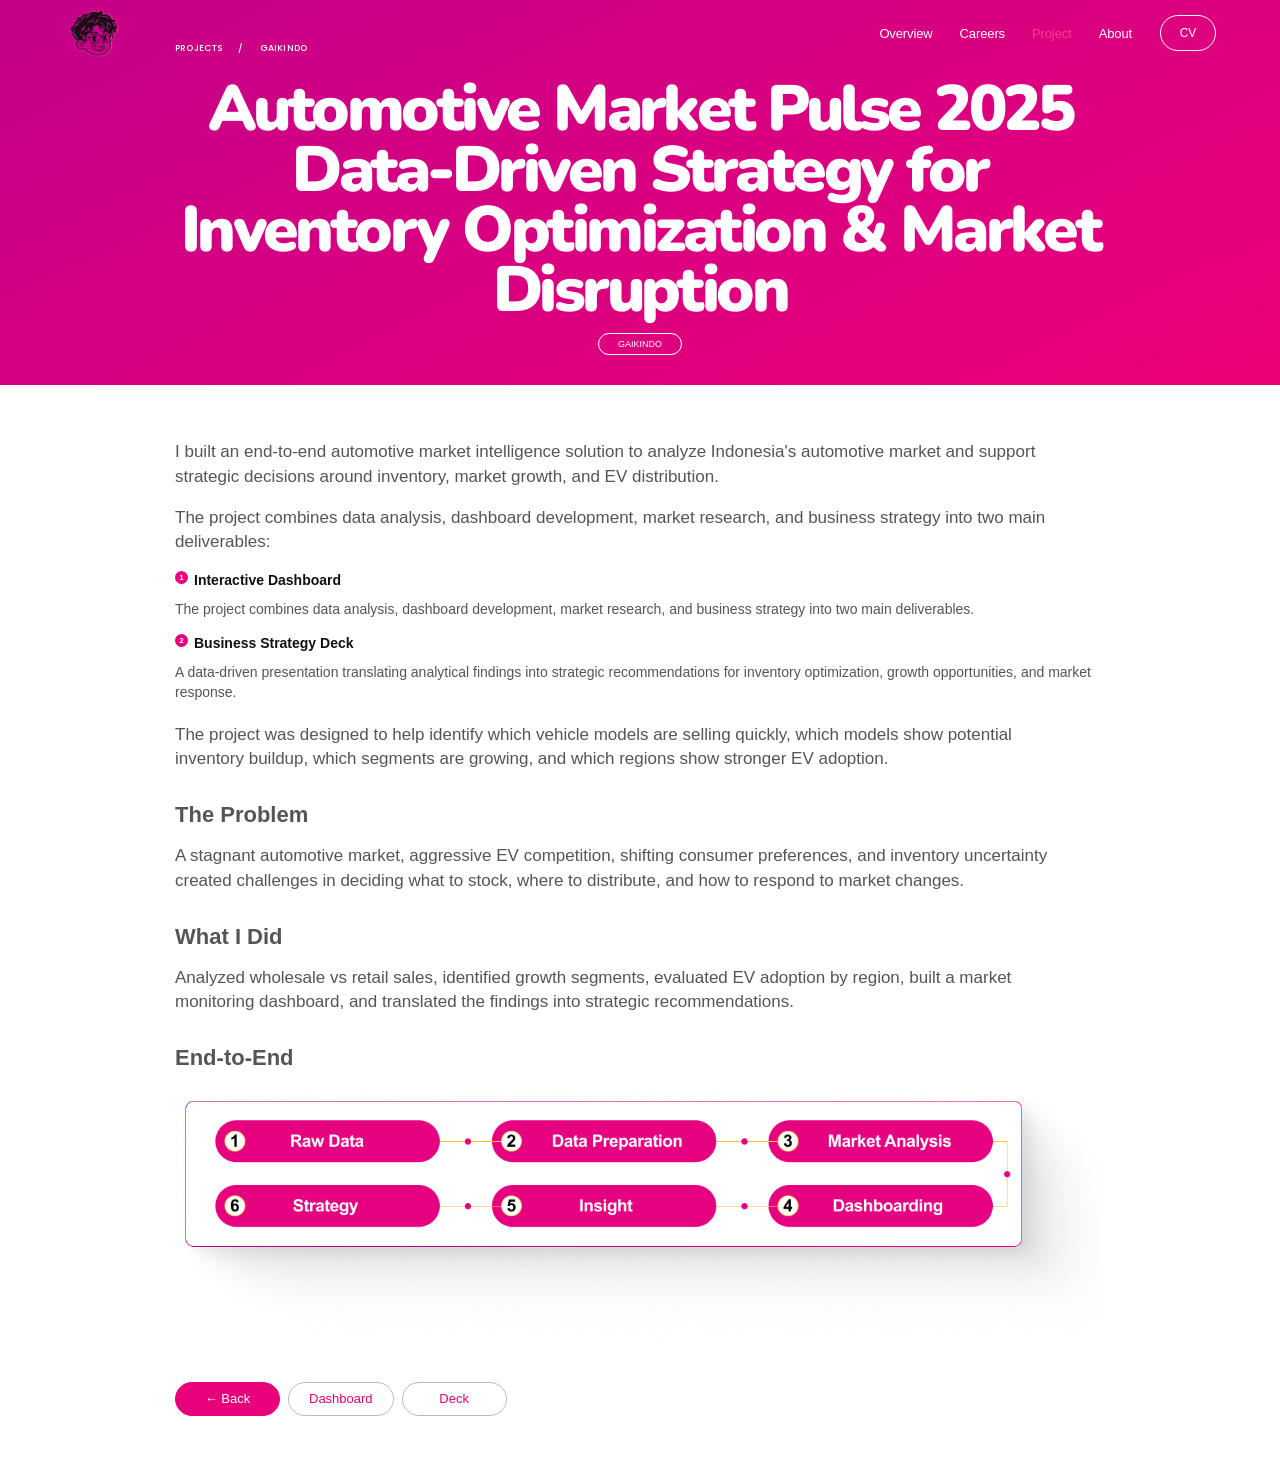
<file: html/gaikindo-summarize.html>
<!doctype html>
<html lang="en">
  <head>
    <meta charset="utf-8" />
    <meta name="viewport" content="width=device-width, initial-scale=1" />
    <title>Automotive Market Pulse 2025</title>
    <link rel="icon" type="image/png" href="../assets/img/brand/logo%20icon%20aldo.png" />
    <link rel="preconnect" href="https://fonts.googleapis.com" />
    <link rel="preconnect" href="https://fonts.gstatic.com" crossorigin />
    <link
      href="https://fonts.googleapis.com/css2?family=Nunito:wght@700;800;900&family=Poppins:wght@500;600&display=swap"
      rel="stylesheet"
    />
    <link href="../css/gaikindo-summarize.css" rel="stylesheet" />
    <style>
      body > .nav{box-sizing:border-box;position:fixed;z-index:1000;top:0;left:0;width:100%;height:66px;padding:0 max(24px,5vw);display:flex;align-items:center;justify-content:space-between;background:transparent;color:#fff;font-family:-apple-system,BlinkMacSystemFont,"SF Pro Display","Helvetica Neue",Arial,sans-serif;font-size:12px;line-height:normal;letter-spacing:-.01em;transition:background .35s ease,color .35s ease,box-shadow .35s ease,backdrop-filter .35s ease}body > .nav.scrolled{background:rgba(255,255,255,.78);box-shadow:0 9px 28px rgba(76,88,120,.11);-webkit-backdrop-filter:blur(18px) saturate(145%);backdrop-filter:blur(18px) saturate(145%);color:#8891aa}body > .nav .brand{display:flex;flex:0 0 60px;width:60px;height:60px;margin:0;padding:0;align-items:center;justify-content:center;line-height:0;text-decoration:none;position:relative;z-index:1}body > .nav .brand img{display:block;width:60px;height:auto;max-width:none;margin:0;object-fit:contain;transform:none}body > .nav .nav-links{display:flex;align-items:center;gap:27px;margin-left:auto;margin-right:28px}body > .nav .nav-links a{color:inherit;text-decoration:none;font-size:13px;transition:color .2s}body > .nav .nav-links a:hover,body > .nav .nav-links a[aria-current="page"]{color:#ff3c8d}body > .nav .nav-contact{box-sizing:border-box;display:inline-flex;width:56px;height:36px;align-items:center;justify-content:center;border:1px solid currentColor;border-radius:99px;color:inherit;text-decoration:none;font-size:12px;transition:background .2s,transform .2s}body > .nav.scrolled .nav-contact{border:0;background:#bdc4d7;color:#fff}body > .nav .nav-contact:hover{background:#ff3c8d;border-color:#ff3c8d;color:#fff;transform:scale(1.03)}body > .nav .mobile-menu-toggle{display:none}.mobile-menu{display:none}
      @media(max-width:700px){body > .nav{height:56px;padding:0 16px;background:rgba(255,255,255,.14);border-bottom:1px solid rgba(149,160,191,.24);backdrop-filter:blur(14px);-webkit-backdrop-filter:blur(14px)}body > .nav.scrolled{background:rgba(255,255,255,.62);box-shadow:0 9px 28px rgba(76,88,120,.11);-webkit-backdrop-filter:blur(18px) saturate(145%);backdrop-filter:blur(18px) saturate(145%)}body > .nav .brand{flex-basis:32px;width:32px;height:32px}body > .nav .brand img{width:32px}body > .nav .nav-links{display:none}body > .nav .nav-contact{display:none}body > .nav .mobile-menu-toggle{display:inline-flex;align-items:center;justify-content:center;flex-direction:column;gap:5px;width:28px;height:28px;padding:0;border:0;border-radius:0;background:transparent;cursor:pointer;z-index:20;box-shadow:none}body > .nav .mobile-menu-toggle span{display:block;width:22px;height:2px;border-radius:99px;background:#f43a86;transition:transform .2s ease,opacity .2s ease}body > .nav .mobile-menu-toggle.is-open span:nth-child(1){transform:translateY(7px) rotate(45deg)}body > .nav .mobile-menu-toggle.is-open span:nth-child(2){opacity:0}body > .nav .mobile-menu-toggle.is-open span:nth-child(3){transform:translateY(-7px) rotate(-45deg)}.mobile-menu{position:fixed;top:66px;left:50%;right:auto;display:block;width:calc(100% - 32px);max-width:420px;max-height:0;overflow:hidden;opacity:0;pointer-events:none;border:1px solid rgba(149,160,191,.3);border-radius:18px;background:linear-gradient(180deg,rgba(255,255,255,.96),rgba(244,247,255,.96));backdrop-filter:blur(14px);box-shadow:0 20px 54px rgba(76,88,120,.18);z-index:20;transform:translateX(-50%);transition:max-height .28s ease,opacity .24s ease,transform .24s ease,pointer-events .24s ease}.mobile-menu.is-open{max-height:320px !important;opacity:1 !important;pointer-events:auto;transform:translateX(-50%) translateY(0)}.mobile-menu__nav{display:flex;flex-direction:column;padding:12px}.mobile-menu__nav a{padding:14px 12px;border-radius:12px;color:#41507a;text-decoration:none;font-size:14px;font-weight:700;letter-spacing:-.02em;text-align:center}.mobile-menu__nav a + a{border-top:1px solid rgba(137,152,191,.25)}.mobile-menu__nav a:last-child{margin-top:4px;background:linear-gradient(135deg,#f43a86,#d855a8);color:#fff;box-shadow:0 10px 26px rgba(244,58,134,.24)}}
    </style>
  </head>
  <body class="analysis-page">
    <header class="nav">
      <a class="brand" href="../index.html#top" aria-label="Back to overview"><img src="../assets/img/brand/logo%20icon%20aldo%20outline%20warna_no_bg.png" alt="Logo Aldo" /></a>
      <nav class="nav-links" aria-label="Primary navigation"><a href="../index.html">Overview</a><a href="./careers.html">Careers</a><a href="./project.html" aria-current="page">Project</a><a href="./about.html">About</a></nav>
      <a class="nav-contact" href="/document/CV_ALDO_RAJENDRA_AKBAR.pdf">CV</a>
      <button class="mobile-menu-toggle" type="button" aria-label="Open menu" aria-expanded="false">
        <span></span><span></span><span></span>
      </button>
      <div class="mobile-menu" aria-hidden="true">
        <nav class="mobile-menu__nav" aria-label="Mobile navigation">
          <a href="../index.html">Overview</a>
          <a href="./careers.html">Careers</a>
          <a href="./project.html" aria-current="page">Project</a>
          <a href="./about.html">About</a>
          <a href="/document/CV_ALDO_RAJENDRA_AKBAR.pdf">CV</a>
        </nav>
      </div>
    </header>
    <main>
      <section class="analysis-hero">
        <div class="analysis-shell">
          <nav class="analysis-breadcrumb" aria-label="Breadcrumb">
            <a href="./project.html">Projects</a><span>/</span><span>GAIKINDO</span>
          </nav>
          <h1>
            Automotive Market Pulse 2025<br />
            Data-Driven Strategy for<br />
            Inventory Optimization &amp; Market Disruption
          </h1>
          <span>GAIKINDO</span>
        </div>
      </section>
      <article class="analysis-content analysis-shell">
        <p>
          I built an end-to-end automotive market intelligence solution to
          analyze Indonesia's automotive market and support strategic decisions
          around inventory, market growth, and EV distribution.
        </p>
        <p>
          The project combines data analysis, dashboard development, market
          research, and business strategy into two main deliverables:
        </p>
        <div class="deliverables">
          <div>
            <b>1</b><strong>Interactive Dashboard</strong>
            <p>
              The project combines data analysis, dashboard development, market
              research, and business strategy into two main deliverables.
            </p>
          </div>
          <div>
            <b>2</b><strong>Business Strategy Deck</strong>
            <p>
              A data-driven presentation translating analytical findings into
              strategic recommendations for inventory optimization, growth
              opportunities, and market response.
            </p>
          </div>
        </div>
        <p>
          The project was designed to help identify which vehicle models are
          selling quickly, which models show potential inventory buildup, which
          segments are growing, and which regions show stronger EV adoption.
        </p>
        <h2>The Problem</h2>
        <p>
          A stagnant automotive market, aggressive EV competition, shifting
          consumer preferences, and inventory uncertainty created challenges in
          deciding what to stock, where to distribute, and how to respond to
          market changes.
        </p>
        <h2>What I Did</h2>
        <p>
          Analyzed wholesale vs retail sales, identified growth segments,
          evaluated EV adoption by region, built a market monitoring dashboard,
          and translated the findings into strategic recommendations.
        </p>
        <section class="end-to-end">
          <h2>End-to-End</h2>
          <img
            src="../assets/end-t-end-asset/gaikindo.png"
            alt="Gaikindo end-to-end market intelligence process"
          />
        </section>
        <div class="analysis-actions">
          <a href="./project.html">← Back</a><a href="../document/AUTOMOTIVE_MARKET_OVERVIEW.pdf" target="_blank" rel="noopener">Dashboard</a><a href="../document/Automotive%20Market%20Pulse%202025%20GAIKINDO.pdf" target="_blank" rel="noopener">Deck</a>
        </div>
      </article>
    </main>
    <script>
      const nav = document.querySelector('.nav');
      const updateNavigation = () => {
        if (!nav) return;
        nav.classList.toggle('scrolled', window.scrollY > 24);
      };
      updateNavigation();
      window.addEventListener('scroll', updateNavigation, { passive: true });

      const mobileMenuToggle = document.querySelector('.mobile-menu-toggle');
      const mobileMenu = document.querySelector('.mobile-menu');

      if (mobileMenuToggle && mobileMenu) {
        const closeMobileMenu = () => {
          mobileMenuToggle.classList.remove('is-open');
          mobileMenu.classList.remove('is-open');
          mobileMenuToggle.setAttribute('aria-expanded', 'false');
          mobileMenu.setAttribute('aria-hidden', 'true');
          mobileMenu.style.maxHeight = '0px';
          mobileMenu.style.opacity = '0';
          mobileMenu.style.pointerEvents = 'none';
        };

        mobileMenuToggle.addEventListener('click', () => {
          const isOpen = mobileMenuToggle.classList.toggle('is-open');
          mobileMenu.classList.toggle('is-open', isOpen);
          mobileMenuToggle.setAttribute('aria-expanded', String(isOpen));
          mobileMenu.setAttribute('aria-hidden', String(!isOpen));

          if (isOpen) {
            mobileMenu.style.maxHeight = `${mobileMenu.scrollHeight + 8}px`;
            mobileMenu.style.opacity = '1';
            mobileMenu.style.pointerEvents = 'auto';
          } else {
            closeMobileMenu();
          }
        });

        mobileMenu.querySelectorAll('a').forEach((link) => {
          link.addEventListener('click', closeMobileMenu);
        });

        document.addEventListener('click', (event) => {
          const target = event.target;
          if (!mobileMenu.contains(target) && !mobileMenuToggle.contains(target)) {
            closeMobileMenu();
          }
        });
      }
    </script>
  </body>
</html>
</file>
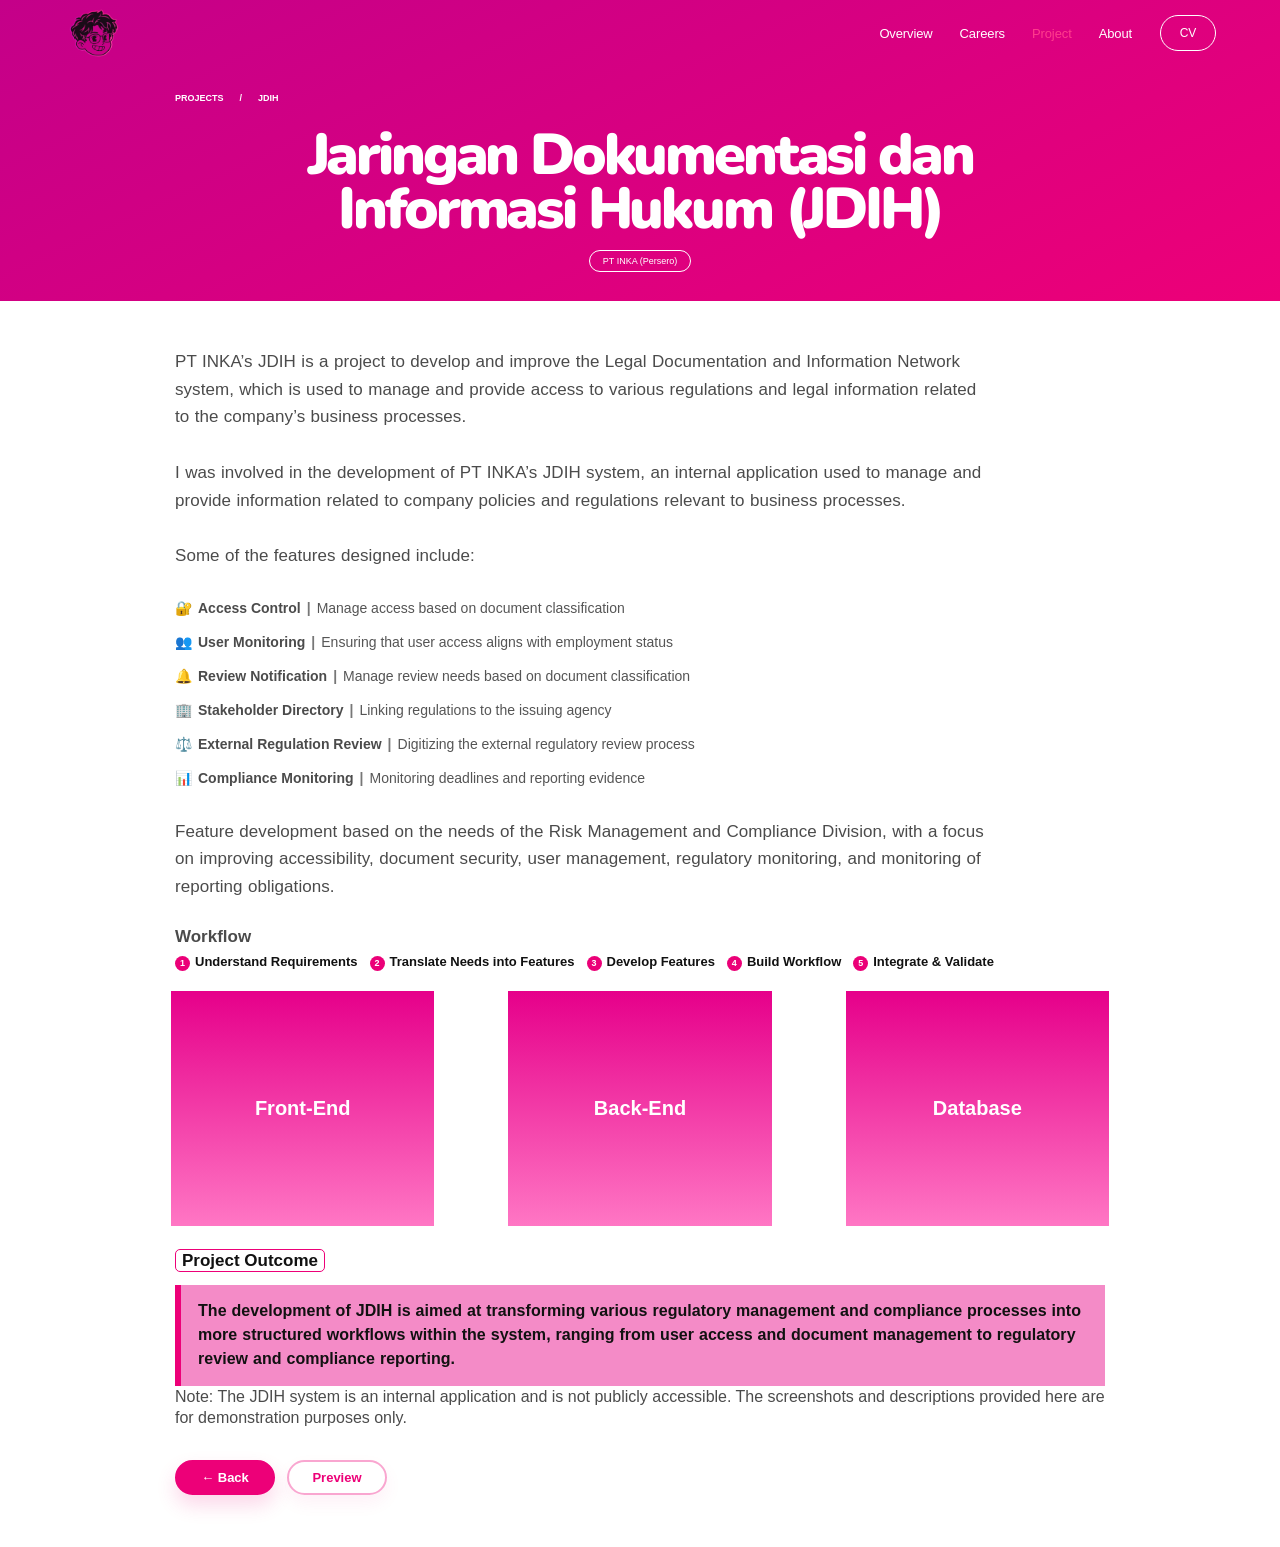
<file: html/jdih-summarize.html>
<!doctype html>
<html lang="en">
  <head>
    <meta charset="utf-8" />
    <meta name="viewport" content="width=device-width, initial-scale=1" />
    <meta name="description" content="Case study: Jaringan Dokumentasi dan Informasi Hukum PT INKA." />
    <title>JDIH / PT INKA</title>
    <link rel="icon" type="image/png" href="../assets/img/brand/logo%20icon%20aldo.png" />
    <link rel="preconnect" href="https://fonts.googleapis.com" />
    <link rel="preconnect" href="https://fonts.gstatic.com" crossorigin />
    <link href="https://fonts.googleapis.com/css2?family=Nunito:wght@700;800;900&display=swap" rel="stylesheet" />
    <link href="../css/jdih-summarize.css" rel="stylesheet" />
    <style>
      body > .nav{box-sizing:border-box;position:fixed;z-index:1000;top:0;left:0;width:100%;height:66px;padding:0 max(24px,5vw);display:flex;align-items:center;justify-content:space-between;background:transparent;color:#fff;font-family:-apple-system,BlinkMacSystemFont,"SF Pro Display","Helvetica Neue",Arial,sans-serif;font-size:12px;line-height:normal;letter-spacing:-.01em;transition:background .35s ease,color .35s ease,box-shadow .35s ease,backdrop-filter .35s ease}body > .nav.scrolled{background:rgba(255,255,255,.78);box-shadow:0 9px 28px rgba(76,88,120,.11);-webkit-backdrop-filter:blur(18px) saturate(145%);backdrop-filter:blur(18px) saturate(145%);color:#8891aa}body > .nav .brand{display:flex;flex:0 0 60px;width:60px;height:60px;margin:0;padding:0;align-items:center;justify-content:center;line-height:0;text-decoration:none;position:relative;z-index:1}body > .nav .brand img{display:block;width:60px;height:auto;max-width:none;margin:0;object-fit:contain;transform:none}body > .nav .nav-links{display:flex;align-items:center;gap:27px;margin-left:auto;margin-right:28px}body > .nav .nav-links a{color:inherit;text-decoration:none;font-size:13px;transition:color .2s}body > .nav .nav-links a:hover,body > .nav .nav-links a[aria-current="page"]{color:#ff3c8d}body > .nav .nav-contact{box-sizing:border-box;display:inline-flex;width:56px;height:36px;align-items:center;justify-content:center;border:1px solid currentColor;border-radius:99px;color:inherit;text-decoration:none;font-size:12px;transition:background .2s,transform .2s}body > .nav.scrolled .nav-contact{border:0;background:#bdc4d7;color:#fff}body > .nav .nav-contact:hover{background:#ff3c8d;border-color:#ff3c8d;color:#fff;transform:scale(1.03)}body > .nav .mobile-menu-toggle{display:none}.mobile-menu{display:none}
      @media(max-width:700px){body > .nav{height:56px;padding:0 16px;background:rgba(255,255,255,.14);border-bottom:1px solid rgba(149,160,191,.24);backdrop-filter:blur(14px);-webkit-backdrop-filter:blur(14px)}body > .nav.scrolled{background:rgba(255,255,255,.62);box-shadow:0 9px 28px rgba(76,88,120,.11);-webkit-backdrop-filter:blur(18px) saturate(145%);backdrop-filter:blur(18px) saturate(145%)}body > .nav .brand{flex-basis:32px;width:32px;height:32px}body > .nav .brand img{width:32px}body > .nav .nav-links{display:none}body > .nav .nav-contact{display:none}body > .nav .mobile-menu-toggle{display:inline-flex;align-items:center;justify-content:center;flex-direction:column;gap:5px;width:28px;height:28px;padding:0;border:0;border-radius:0;background:transparent;cursor:pointer;z-index:20;box-shadow:none}body > .nav .mobile-menu-toggle span{display:block;width:22px;height:2px;border-radius:99px;background:#f43a86;transition:transform .2s ease,opacity .2s ease}body > .nav .mobile-menu-toggle.is-open span:nth-child(1){transform:translateY(7px) rotate(45deg)}body > .nav .mobile-menu-toggle.is-open span:nth-child(2){opacity:0}body > .nav .mobile-menu-toggle.is-open span:nth-child(3){transform:translateY(-7px) rotate(-45deg)}.mobile-menu{position:fixed;top:66px;left:50%;right:auto;display:block;width:calc(100% - 32px);max-width:420px;max-height:0;overflow:hidden;opacity:0;pointer-events:none;border:1px solid rgba(149,160,191,.3);border-radius:18px;background:linear-gradient(180deg,rgba(255,255,255,.96),rgba(244,247,255,.96));backdrop-filter:blur(14px);box-shadow:0 20px 54px rgba(76,88,120,.18);z-index:20;transform:translateX(-50%);transition:max-height .28s ease,opacity .24s ease,transform .24s ease,pointer-events .24s ease}.mobile-menu.is-open{max-height:320px !important;opacity:1 !important;pointer-events:auto;transform:translateX(-50%) translateY(0)}.mobile-menu__nav{display:flex;flex-direction:column;padding:12px}.mobile-menu__nav a{padding:14px 12px;border-radius:12px;color:#41507a;text-decoration:none;font-size:14px;font-weight:700;letter-spacing:-.02em;text-align:center}.mobile-menu__nav a + a{border-top:1px solid rgba(137,152,191,.25)}.mobile-menu__nav a:last-child{margin-top:4px;background:linear-gradient(135deg,#f43a86,#d855a8);color:#fff;box-shadow:0 10px 26px rgba(244,58,134,.24)}}
    </style>
  </head>
  <body class="jdih-page">
    <header class="nav">
      <a class="brand" href="#top" aria-label="Back to top"><img src="../assets/img/brand/logo%20icon%20aldo%20outline%20warna_no_bg.png" alt="Logo Aldo" /></a>
      <nav class="nav-links" aria-label="Primary navigation"><a href="../index.html">Overview</a><a href="./careers.html">Careers</a><a href="./project.html" aria-current="page">Project</a><a href="./about.html">About</a></nav>
      <a class="nav-contact" href="/document/CV_ALDO_RAJENDRA_AKBAR.pdf">CV</a>
      <button class="mobile-menu-toggle" type="button" aria-label="Open menu" aria-expanded="false">
        <span></span><span></span><span></span>
      </button>
      <div class="mobile-menu" aria-hidden="true">
        <nav class="mobile-menu__nav" aria-label="Mobile navigation">
          <a href="../index.html">Overview</a>
          <a href="./careers.html">Careers</a>
          <a href="./project.html" aria-current="page">Project</a>
          <a href="./about.html">About</a>
          <a href="/document/CV_ALDO_RAJENDRA_AKBAR.pdf">CV</a>
        </nav>
      </div>
    </header>
    <main id="top">
      <section class="jdih-hero">
        <div class="jdih-shell">
          <nav class="jdih-breadcrumb" aria-label="Breadcrumb"><a href="./project.html">Projects</a><span>/</span><span>JDIH</span></nav>
          <h1>Jaringan Dokumentasi dan<br />Informasi Hukum (JDIH)</h1>
          <span class="jdih-client">PT INKA (Persero)</span>
        </div>
      </section>
      <article class="jdih-content jdih-shell">
        <div class="jdih-copy">
          <p>PT INKA’s JDIH is a project to develop and improve the Legal Documentation and Information Network system, which is used to manage and provide access to various regulations and legal information related to the company’s business processes.</p>
          <p>I was involved in the development of PT INKA’s JDIH system, an internal application used to manage and provide information related to company policies and regulations relevant to business processes.</p>
          <p>Some of the features designed include:</p>
          <ul class="feature-list"><li>🔐 <strong>Access Control</strong><span>Manage access based on document classification</span></li><li>👥 <strong>User Monitoring</strong><span>Ensuring that user access aligns with employment status</span></li><li>🔔 <strong>Review Notification</strong><span>Manage review needs based on document classification</span></li><li>🏢 <strong>Stakeholder Directory</strong><span>Linking regulations to the issuing agency</span></li><li>⚖️ <strong>External Regulation Review</strong><span>Digitizing the external regulatory review process</span></li><li>📊 <strong>Compliance Monitoring</strong><span>Monitoring deadlines and reporting evidence</span></li></ul>
          <p>Feature development based on the needs of the Risk Management and Compliance Division, with a focus on improving accessibility, document security, user management, regulatory monitoring, and monitoring of reporting obligations.</p>
        </div>
        <section class="workflow" aria-labelledby="workflow-title"><h2 id="workflow-title">Workflow</h2><ol><li>Understand Requirements</li><li>Translate Needs into Features</li><li>Develop Features</li><li>Build Workflow</li><li>Integrate &amp; Validate</li></ol></section>
        <section class="technical-areas" aria-label="Technical areas">
          <div class="tech-card" tabindex="0" aria-label="Front-End implementation details"><span class="tech-card-inner"><span class="tech-card-face tech-card-front">Front-End</span><span class="tech-card-face tech-card-back"><strong>Implementasi UI/UX fitur</strong><ol><li>Form &amp; data input</li><li>Dashboard/listing</li><li>Notification interface</li><li>User interaction</li></ol></span></span></div>
          <div class="tech-card" tabindex="0" aria-label="Back-End implementation details"><span class="tech-card-inner"><span class="tech-card-face tech-card-front">Back-End</span><span class="tech-card-face tech-card-back"><strong>Business logic</strong><ol><li>Authentication &amp; authorization</li><li>Access control</li><li>CRUD functionality</li><li>Workflow processing</li><li>Notification logic</li></ol></span></span></div>
          <div class="tech-card" tabindex="0" aria-label="Database implementation details"><span class="tech-card-inner"><span class="tech-card-face tech-card-front">Database</span><span class="tech-card-face tech-card-back"><strong>Data modelling</strong><ol><li>CRUD operations</li><li>Relationship antar entitas</li><li>Data access berdasarkan permission</li></ol></span></span></div>
        </section>
        <section class="project-outcome" aria-labelledby="outcome-title"><h2 id="outcome-title">Project Outcome</h2><p>The development of JDIH is aimed at transforming various regulatory management and compliance processes into more structured workflows within the system, ranging from user access and document management to regulatory review and compliance reporting.</p></section>
        <section class="jdih-content-warning"><p>Note: The JDIH system is an internal application and is not publicly accessible. The screenshots and descriptions provided here are for demonstration purposes only.</p></section>
        <div class="case-actions"><a class="back-link" href="./project.html">← Back</a><a class="repository-link" href="../document/preview-jdih.pdf">Preview</a></div>
      </article>
    </main>
    <script>
      const nav = document.querySelector('.nav');
      const updateNavigation = () => {
        if (!nav) return;
        nav.classList.toggle('scrolled', window.scrollY > 24);
      };
      updateNavigation();
      window.addEventListener('scroll', updateNavigation, { passive: true });

      const mobileMenuToggle = document.querySelector('.mobile-menu-toggle');
      const mobileMenu = document.querySelector('.mobile-menu');

      if (mobileMenuToggle && mobileMenu) {
        const closeMobileMenu = () => {
          mobileMenuToggle.classList.remove('is-open');
          mobileMenu.classList.remove('is-open');
          mobileMenuToggle.setAttribute('aria-expanded', 'false');
          mobileMenu.setAttribute('aria-hidden', 'true');
          mobileMenu.style.maxHeight = '0px';
          mobileMenu.style.opacity = '0';
          mobileMenu.style.pointerEvents = 'none';
        };

        mobileMenuToggle.addEventListener('click', () => {
          const isOpen = mobileMenuToggle.classList.toggle('is-open');
          mobileMenu.classList.toggle('is-open', isOpen);
          mobileMenuToggle.setAttribute('aria-expanded', String(isOpen));
          mobileMenu.setAttribute('aria-hidden', String(!isOpen));

          if (isOpen) {
            mobileMenu.style.maxHeight = `${mobileMenu.scrollHeight + 8}px`;
            mobileMenu.style.opacity = '1';
            mobileMenu.style.pointerEvents = 'auto';
          } else {
            closeMobileMenu();
          }
        });

        mobileMenu.querySelectorAll('a').forEach((link) => {
          link.addEventListener('click', closeMobileMenu);
        });

        document.addEventListener('click', (event) => {
          const target = event.target;
          if (!mobileMenu.contains(target) && !mobileMenuToggle.contains(target)) {
            closeMobileMenu();
          }
        });
      }
    </script>
  </body>
</html>
</file>
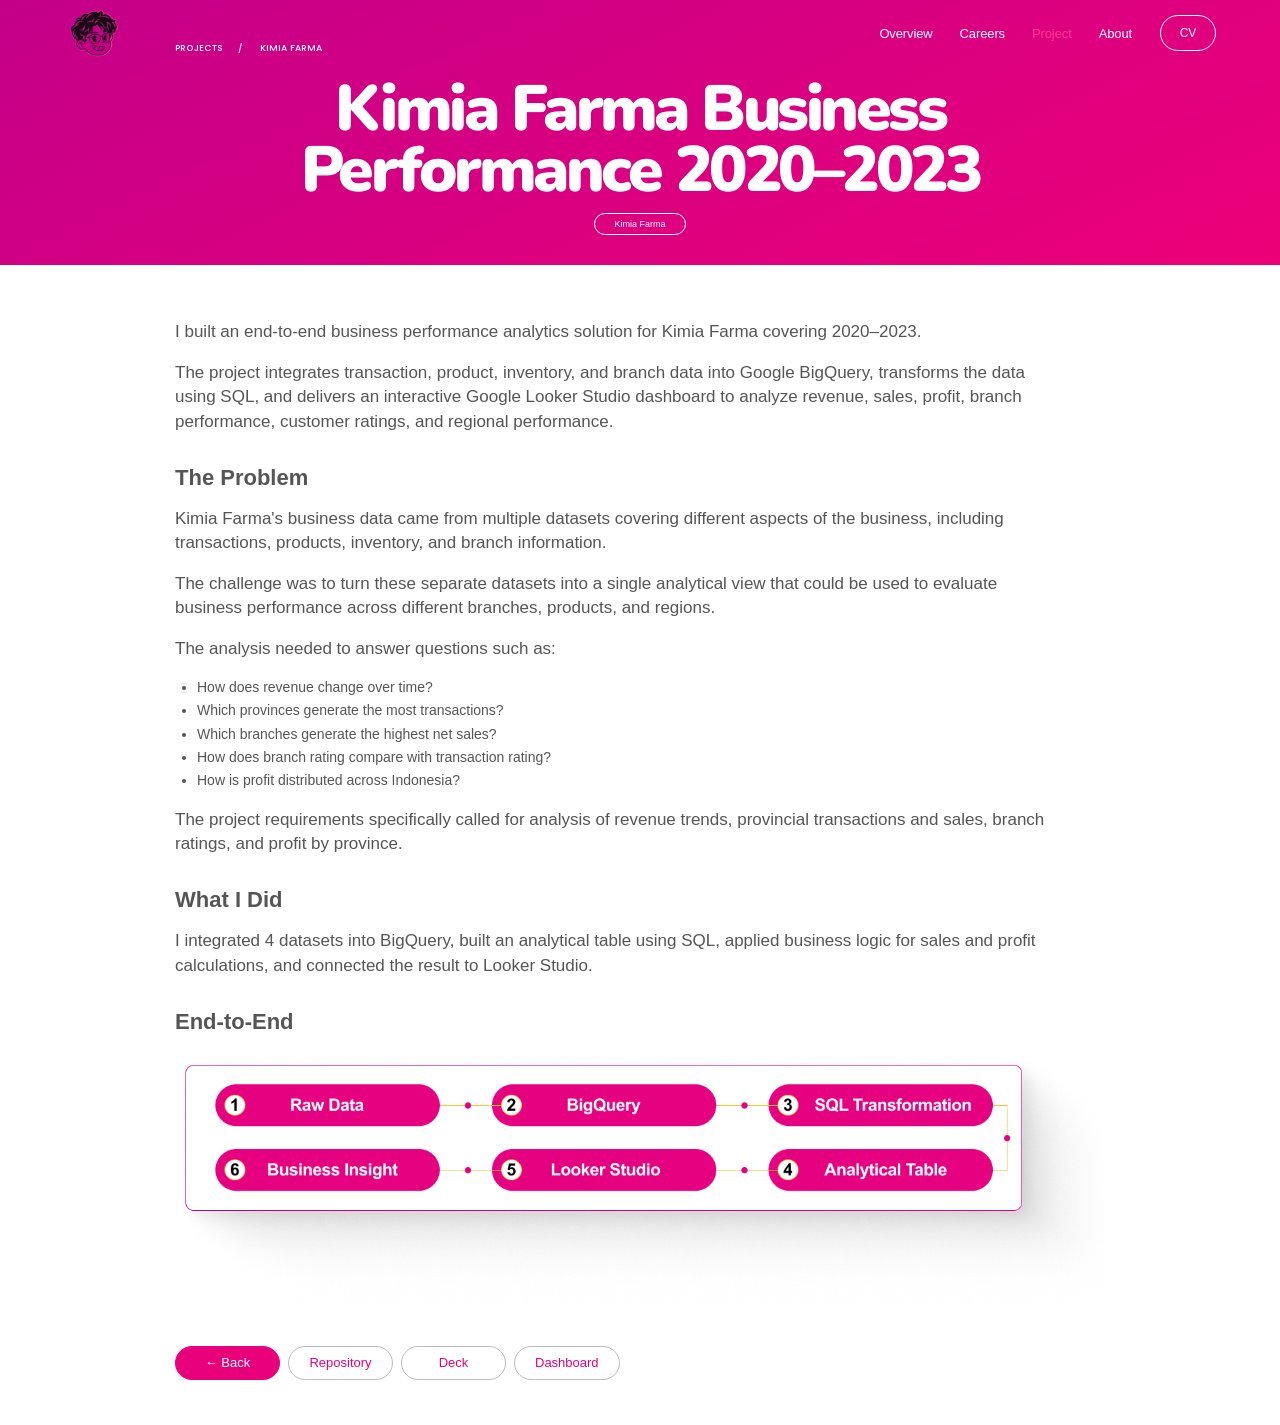
<file: html/kf-summarize.html>
<!doctype html>
<html lang="en">
  <head>
    <meta charset="utf-8" />
    <meta name="viewport" content="width=device-width, initial-scale=1" />
    <title>Kimia Farma Performance</title>
    <link rel="icon" type="image/png" href="../assets/img/brand/logo%20icon%20aldo.png" />
    <link rel="preconnect" href="https://fonts.googleapis.com" />
    <link rel="preconnect" href="https://fonts.gstatic.com" crossorigin />
    <link
      href="https://fonts.googleapis.com/css2?family=Nunito:wght@700;800;900&family=Poppins:wght@500;600&display=swap"
      rel="stylesheet"
    />
    <link href="../css/kf-summarize.css" rel="stylesheet" />
    <style>
      body > .nav{box-sizing:border-box;position:fixed;z-index:1000;top:0;left:0;width:100%;height:66px;padding:0 max(24px,5vw);display:flex;align-items:center;justify-content:space-between;background:transparent;color:#fff;font-family:-apple-system,BlinkMacSystemFont,"SF Pro Display","Helvetica Neue",Arial,sans-serif;font-size:12px;line-height:normal;letter-spacing:-.01em;transition:background .35s ease,color .35s ease,box-shadow .35s ease,backdrop-filter .35s ease}body > .nav.scrolled{background:rgba(255,255,255,.78);box-shadow:0 9px 28px rgba(76,88,120,.11);-webkit-backdrop-filter:blur(18px) saturate(145%);backdrop-filter:blur(18px) saturate(145%);color:#8891aa}body > .nav .brand{display:flex;flex:0 0 60px;width:60px;height:60px;margin:0;padding:0;align-items:center;justify-content:center;line-height:0;text-decoration:none;position:relative;z-index:1}body > .nav .brand img{display:block;width:60px;height:auto;max-width:none;margin:0;object-fit:contain;transform:none}body > .nav .nav-links{display:flex;align-items:center;gap:27px;margin-left:auto;margin-right:28px}body > .nav .nav-links a{color:inherit;text-decoration:none;font-size:13px;transition:color .2s}body > .nav .nav-links a:hover,body > .nav .nav-links a[aria-current="page"]{color:#ff3c8d}body > .nav .nav-contact{box-sizing:border-box;display:inline-flex;width:56px;height:36px;align-items:center;justify-content:center;border:1px solid currentColor;border-radius:99px;color:inherit;text-decoration:none;font-size:12px;transition:background .2s,transform .2s}body > .nav.scrolled .nav-contact{border:0;background:#bdc4d7;color:#fff}body > .nav .nav-contact:hover{background:#ff3c8d;border-color:#ff3c8d;color:#fff;transform:scale(1.03)}body > .nav .mobile-menu-toggle{display:none}.mobile-menu{display:none}
      @media(max-width:700px){body > .nav{height:56px;padding:0 16px;background:rgba(255,255,255,.14);border-bottom:1px solid rgba(149,160,191,.24);backdrop-filter:blur(14px);-webkit-backdrop-filter:blur(14px)}body > .nav.scrolled{background:rgba(255,255,255,.62);box-shadow:0 9px 28px rgba(76,88,120,.11);-webkit-backdrop-filter:blur(18px) saturate(145%);backdrop-filter:blur(18px) saturate(145%)}body > .nav .brand{flex-basis:32px;width:32px;height:32px}body > .nav .brand img{width:32px}body > .nav .nav-links{display:none}body > .nav .nav-contact{display:none}body > .nav .mobile-menu-toggle{display:inline-flex;align-items:center;justify-content:center;flex-direction:column;gap:5px;width:28px;height:28px;padding:0;border:0;border-radius:0;background:transparent;cursor:pointer;z-index:20;box-shadow:none}body > .nav .mobile-menu-toggle span{display:block;width:22px;height:2px;border-radius:99px;background:#f43a86;transition:transform .2s ease,opacity .2s ease}body > .nav .mobile-menu-toggle.is-open span:nth-child(1){transform:translateY(7px) rotate(45deg)}body > .nav .mobile-menu-toggle.is-open span:nth-child(2){opacity:0}body > .nav .mobile-menu-toggle.is-open span:nth-child(3){transform:translateY(-7px) rotate(-45deg)}.mobile-menu{position:fixed;top:66px;left:50%;right:auto;display:block;width:calc(100% - 32px);max-width:420px;max-height:0;overflow:hidden;opacity:0;pointer-events:none;border:1px solid rgba(149,160,191,.3);border-radius:18px;background:linear-gradient(180deg,rgba(255,255,255,.96),rgba(244,247,255,.96));backdrop-filter:blur(14px);box-shadow:0 20px 54px rgba(76,88,120,.18);z-index:20;transform:translateX(-50%);transition:max-height .28s ease,opacity .24s ease,transform .24s ease,pointer-events .24s ease}.mobile-menu.is-open{max-height:320px !important;opacity:1 !important;pointer-events:auto;transform:translateX(-50%) translateY(0)}.mobile-menu__nav{display:flex;flex-direction:column;padding:12px}.mobile-menu__nav a{padding:14px 12px;border-radius:12px;color:#41507a;text-decoration:none;font-size:14px;font-weight:700;letter-spacing:-.02em;text-align:center}.mobile-menu__nav a + a{border-top:1px solid rgba(137,152,191,.25)}.mobile-menu__nav a:last-child{margin-top:4px;background:linear-gradient(135deg,#f43a86,#d855a8);color:#fff;box-shadow:0 10px 26px rgba(244,58,134,.24)}}
    </style>
  </head>
  <body class="analysis-page">
    <header class="nav">
      <a class="brand" href="../index.html#top" aria-label="Back to overview"><img src="../assets/img/brand/logo%20icon%20aldo%20outline%20warna_no_bg.png" alt="Logo Aldo" /></a>
      <nav class="nav-links" aria-label="Primary navigation"><a href="../index.html">Overview</a><a href="./careers.html">Careers</a><a href="./project.html" aria-current="page">Project</a><a href="./about.html">About</a></nav>
      <a class="nav-contact" href="/document/CV_ALDO_RAJENDRA_AKBAR.pdf">CV</a>
      <button class="mobile-menu-toggle" type="button" aria-label="Open menu" aria-expanded="false">
        <span></span><span></span><span></span>
      </button>
      <div class="mobile-menu" aria-hidden="true">
        <nav class="mobile-menu__nav" aria-label="Mobile navigation">
          <a href="../index.html">Overview</a>
          <a href="./careers.html">Careers</a>
          <a href="./project.html" aria-current="page">Project</a>
          <a href="./about.html">About</a>
          <a href="/document/CV_ALDO_RAJENDRA_AKBAR.pdf">CV</a>
        </nav>
      </div>
    </header>
    <main>
      <section class="analysis-hero">
        <div class="analysis-shell">
          <nav class="analysis-breadcrumb" aria-label="Breadcrumb">
            <a href="./project.html">Projects</a><span>/</span><span>Kimia Farma</span>
          </nav>
          <h1>Kimia Farma Business<br />Performance 2020–2023</h1>
          <span>Kimia Farma</span>
        </div>
      </section>
      <article class="analysis-content analysis-shell">
        <p>
          I built an end-to-end business performance analytics solution for
          Kimia Farma covering 2020–2023.
        </p>
        <p>
          The project integrates transaction, product, inventory, and branch
          data into Google BigQuery, transforms the data using SQL, and delivers
          an interactive Google Looker Studio dashboard to analyze revenue,
          sales, profit, branch performance, customer ratings, and regional
          performance.
        </p>
        <h2>The Problem</h2>
        <p>
          Kimia Farma's business data came from multiple datasets covering
          different aspects of the business, including transactions, products,
          inventory, and branch information.
        </p>
        <p>
          The challenge was to turn these separate datasets into a single
          analytical view that could be used to evaluate business performance
          across different branches, products, and regions.
        </p>
        <p>The analysis needed to answer questions such as:</p>
        <ul>
          <li>How does revenue change over time?</li>
          <li>Which provinces generate the most transactions?</li>
          <li>Which branches generate the highest net sales?</li>
          <li>How does branch rating compare with transaction rating?</li>
          <li>How is profit distributed across Indonesia?</li>
        </ul>
        <p>
          The project requirements specifically called for analysis of revenue
          trends, provincial transactions and sales, branch ratings, and profit
          by province.
        </p>
        <h2>What I Did</h2>
        <p>
          I integrated 4 datasets into BigQuery, built an analytical table using
          SQL, applied business logic for sales and profit calculations, and
          connected the result to Looker Studio.
        </p>
        <section class="end-to-end">
          <h2>End-to-End</h2>
          <img
            src="../assets/end-t-end-asset/kf.png"
            alt="Kimia Farma end-to-end analytics process"
          />
        </section>
        <div class="analysis-actions">
          <a href="./project.html">← Back</a><a href="https://github.com/dooowoww/query-table-analisa-kimia-farma-pbi/blob/main/query">Repository</a
          ><a href="../document/PBI_Kimia%20FarmaxRakamin%20Academy_Data%20Analytics.pdf">Deck</a><a href="../document/Analisis_kinerja_bisnis_Kimia_Farma_Tahun_2020-2023%20(1).pdf">Dashboard</a>
        </div>
      </article>
    </main>
    <script>
      const nav = document.querySelector('.nav');
      const updateNavigation = () => {
        if (!nav) return;
        nav.classList.toggle('scrolled', window.scrollY > 24);
      };
      updateNavigation();
      window.addEventListener('scroll', updateNavigation, { passive: true });

      const mobileMenuToggle = document.querySelector('.mobile-menu-toggle');
      const mobileMenu = document.querySelector('.mobile-menu');

      if (mobileMenuToggle && mobileMenu) {
        const closeMobileMenu = () => {
          mobileMenuToggle.classList.remove('is-open');
          mobileMenu.classList.remove('is-open');
          mobileMenuToggle.setAttribute('aria-expanded', 'false');
          mobileMenu.setAttribute('aria-hidden', 'true');
          mobileMenu.style.maxHeight = '0px';
          mobileMenu.style.opacity = '0';
          mobileMenu.style.pointerEvents = 'none';
        };

        mobileMenuToggle.addEventListener('click', () => {
          const isOpen = mobileMenuToggle.classList.toggle('is-open');
          mobileMenu.classList.toggle('is-open', isOpen);
          mobileMenuToggle.setAttribute('aria-expanded', String(isOpen));
          mobileMenu.setAttribute('aria-hidden', String(!isOpen));

          if (isOpen) {
            mobileMenu.style.maxHeight = `${mobileMenu.scrollHeight + 8}px`;
            mobileMenu.style.opacity = '1';
            mobileMenu.style.pointerEvents = 'auto';
          } else {
            closeMobileMenu();
          }
        });

        mobileMenu.querySelectorAll('a').forEach((link) => {
          link.addEventListener('click', closeMobileMenu);
        });

        document.addEventListener('click', (event) => {
          const target = event.target;
          if (!mobileMenu.contains(target) && !mobileMenuToggle.contains(target)) {
            closeMobileMenu();
          }
        });
      }
    </script>
  </body>
</html>
</file>
<file: style.css>
:root{--black:#000;--white:#f5f5f7;--muted:#86868b;--blue:#2997ff;--ice:#d9e8ff}*{box-sizing:border-box}html{scroll-behavior:smooth}body{margin:0;background:var(--black);color:var(--white);font-family:-apple-system,BlinkMacSystemFont,"SF Pro Display","Helvetica Neue",Arial,sans-serif;overflow-x:hidden}.noise,.cursor-glow{display:none}.nav{height:52px;padding:0 max(22px,5vw);display:flex;align-items:center;justify-content:space-between;position:absolute;inset:0 0 auto;z-index:5;font-size:12px;letter-spacing:-.01em}.brand{color:var(--white);text-decoration:none;font-weight:600;letter-spacing:-.04em}.brand span{color:var(--muted);padding:0 2px}.nav-center{font-size:10px;color:#a1a1a6;letter-spacing:.07em}.signal{width:6px;height:6px;border-radius:50%;background:#30d158;display:inline-block;margin-right:7px}.nav-contact{color:var(--white);text-decoration:none;padding:7px 13px;border:1px solid #424245;border-radius:99px;font-size:11px}.nav-contact span{display:none}.section{position:relative;padding-left:max(22px,5vw);padding-right:max(22px,5vw)}.eyebrow{font-size:11px;letter-spacing:.06em;color:var(--muted);font-weight:500}.hero{height:100svh;min-height:690px;padding-top:23vh;text-align:center;overflow:hidden;background:radial-gradient(ellipse 65% 65% at 50% 52%,#20242e 0%,#090a0d 43%,#000 72%)}.hero .eyebrow{position:relative;z-index:2;color:#a1a1a6}.hero-title{position:relative;z-index:2}.hero h1,.hero em{margin:22px 0 0;font-size:clamp(4.2rem,10.6vw,10rem);letter-spacing:-.075em;line-height:.88;font-weight:600}.hero em{display:block;font-style:normal;color:#d4e3ff}.hero-bottom{position:absolute;z-index:3;bottom:6vh;left:50%;transform:translateX(-50%);width:min(430px,88vw)}.hero-bottom p{font-size:17px;line-height:1.35;letter-spacing:-.025em;color:#a1a1a6;margin:0}.scroll-hint{font-size:10px;letter-spacing:.1em;color:#a1a1a6;margin-top:22px}.scroll-hint span{display:none}.orb{position:absolute;border-radius:50%;left:50%;top:50%;transform:translate(-50%,-28%);border:1px solid #4a5363;opacity:.85}.orb-one{width:min(53vw,650px);height:min(53vw,650px);background:radial-gradient(circle at 50% 42%,#b9d0ff 0 1%,#63789f 5%,#252c37 25%,#060708 67%);box-shadow:0 0 100px 45px #7193d622,0 0 0 25px #ffffff05,0 0 0 62px #ffffff04}.orb-two{width:min(67vw,820px);height:min(67vw,820px);border-color:#ffffff1a;box-shadow:0 0 0 40px #ffffff03}.hero-chart{position:absolute;z-index:2;width:100%;left:0;bottom:-1px;opacity:.7}.chart-label{display:none}.hero-chart svg{height:145px;width:100%}.chart-line{fill:none;stroke:#d9e8ff;stroke-width:1;stroke-dasharray:650;stroke-dashoffset:650;animation:draw 2.6s .5s forwards}.chart-fill{fill:#9abbff10}@keyframes draw{to{stroke-dashoffset:0}}.statement{min-height:94vh;display:flex;flex-direction:column;justify-content:center;padding-top:9vh;padding-bottom:9vh;background:#fff;color:#1d1d1f;text-align:center}.statement .eyebrow{color:#6e6e73}.statement h2,.work h2,.toolkit h2,.contact h2{font-size:clamp(3.2rem,7.7vw,8.2rem);line-height:.94;letter-spacing:-.065em;font-weight:600}.statement h2{margin:26px 0}.statement h2 i,.work h2 i,.toolkit h2 i,.contact h2 i{font-style:normal;color:#6e6e73}.statement-copy{font-size:19px;line-height:1.35;letter-spacing:-.025em;color:#6e6e73;max-width:440px;margin:0 auto}.marquee{position:absolute;bottom:4vh;left:0;width:100%;overflow:hidden;white-space:nowrap;color:#f0f0f2;font-size:clamp(3.8rem,7vw,7rem);font-weight:600;letter-spacing:-.08em}.marquee div{width:max-content;animation:slide 25s linear infinite}.marquee span{color:#c8c8ce;margin:0 .7em}@keyframes slide{to{transform:translateX(-30%)}}.metrics{background:#f5f5f7;color:#1d1d1f;padding-top:13vh;padding-bottom:13vh}.metrics-top{max-width:980px;margin:0 auto 65px;text-align:center}.metrics-top p{font-size:21px;line-height:1.35;letter-spacing:-.025em;color:#6e6e73;max-width:360px;margin:22px auto 0}.metric-grid{max-width:1120px;margin:auto;display:grid;grid-template-columns:repeat(3,1fr);gap:14px}.metric-card{height:390px;border-radius:24px;padding:29px;background:#fff;display:flex;flex-direction:column;position:relative;overflow:hidden}.metric-card span{font-size:11px;line-height:1.3;letter-spacing:.04em;color:#6e6e73;max-width:160px}.metric-card strong{font-size:clamp(3.5rem,5.7vw,5.8rem);line-height:.9;letter-spacing:-.08em;font-weight:600;margin-top:auto}.metric-card small{font-size:14px;color:#6e6e73;margin-top:9px}.teal strong{color:#0071e3}.orange strong{color:#ff3b30}.lilac strong{color:#6e5ad6}.mini-bars{height:66px;position:absolute;right:27px;bottom:27px;display:flex;align-items:end;gap:5px}.mini-bars i{width:8px;background:#0071e3;border-radius:8px}.mini-bars i:nth-child(1){height:22%}.mini-bars i:nth-child(2){height:42%}.mini-bars i:nth-child(3){height:34%}.mini-bars i:nth-child(4){height:63%}.mini-bars i:nth-child(5){height:53%}.mini-bars i:nth-child(6){height:79%}.mini-bars i:nth-child(7){height:100%}.radial{width:110px;height:110px;border:9px solid #ff3b30;border-left-color:#ffd0cc;border-bottom-color:#ffd0cc;border-radius:50%;position:absolute;right:27px;bottom:27px;display:grid;place-items:center;font-size:13px}.dots{position:absolute;right:27px;bottom:27px;display:grid;grid-template-columns:repeat(3,14px);gap:8px}.dots i{width:14px;height:14px;border-radius:50%;background:#6e5ad6}.dots i:nth-child(2n),.dots i:nth-child(3n){opacity:.16}.work{padding-top:15vh;padding-bottom:15vh;background:#000;color:#f5f5f7}.work-heading{max-width:1120px;margin:0 auto 70px;text-align:center}.work h2{margin:25px 0 0}.project{max-width:1120px;min-height:480px;margin:14px auto 0;border-radius:28px;padding:50px;display:grid;grid-template-columns:1fr 1fr auto;align-items:center;overflow:hidden;color:inherit;text-decoration:none;transition:transform .35s ease,filter .35s}.project:hover{transform:scale(1.008);filter:brightness(1.08)}.project-num,.project p{font-size:12px;color:#a1a1a6}.project h3{font-size:clamp(3rem,5.8vw,6rem);line-height:.86;letter-spacing:-.07em;margin:35px 0 20px}.project p{margin:0}.project-dark{background:#171717}.project-light{background:#f5f5f7;color:#1d1d1f}.project-acid{background:#d8eaff;color:#14213a}.project-visual{height:280px;position:relative}.arrow{font-size:25px;align-self:start;width:42px;height:42px;border:1px solid currentColor;border-radius:50%;display:grid;place-items:center}.retention-line{position:absolute;left:0;right:0;top:55%;height:1px;background:#7f91a5;transform:rotate(-12deg)}.retention-line:after{content:"";position:absolute;left:10%;top:-60px;width:75%;height:100px;border-top:2px solid #d9e8ff;border-radius:50%;transform:rotate(8deg)}.retention span{position:absolute;right:4%;bottom:12%;font-size:11px;color:#a1a1a6}.retention b{font-size:39px;letter-spacing:-.08em;color:#fff}.funnel{display:flex;flex-direction:column;align-items:center;justify-content:center;gap:6px}.funnel i{height:34px;background:#ff3b30;border-radius:5px}.funnel i:nth-child(1){width:90%}.funnel i:nth-child(2){width:62%;opacity:.72}.funnel i:nth-child(3){width:33%;opacity:.43}.funnel b{font-size:12px;margin-top:12px}.map i{width:14px;height:14px;background:#173c6a;border-radius:50%;position:absolute}.map i:after{content:"";position:absolute;width:90px;border-top:1px solid #173c6a;transform-origin:left}.map i:nth-child(1){left:20%;top:25%}.map i:nth-child(2){left:56%;top:18%}.map i:nth-child(3){left:42%;top:54%}.map i:nth-child(4){left:74%;top:63%}.map i:nth-child(5){left:21%;top:81%}.map i:nth-child(1):after{transform:rotate(-10deg)}.map i:nth-child(2):after{transform:rotate(116deg)}.map i:nth-child(3):after{transform:rotate(20deg)}.map i:nth-child(5):after{transform:rotate(-55deg)}.toolkit{padding-top:15vh;padding-bottom:15vh;background:#fff;color:#1d1d1f}.toolkit>.eyebrow{text-align:center}.toolkit-layout{max-width:1120px;margin:auto;display:grid;grid-template-columns:1fr 1fr;gap:8vw}.toolkit h2{margin:55px 0 0}.toolkit h2 i{color:#86868b}.tool-list{margin-top:55px;display:grid;grid-template-columns:1fr 1fr}.tool-list span{padding:19px 0;border-top:1px solid #d2d2d7;font-size:13px;letter-spacing:-.01em}.contact{min-height:100svh;padding-top:16vh;padding-bottom:3vh;display:flex;flex-direction:column;background:#000;color:#f5f5f7;text-align:center}.contact h2{margin:28px 0 0}.contact h2 i{color:#2997ff}.email{font-size:clamp(1.35rem,3vw,3rem);letter-spacing:-.05em;color:var(--blue);text-decoration:none;margin-top:auto}.email span{font-size:.85em}footer{display:flex;justify-content:space-between;margin-top:12vh;color:#86868b;font-size:10px;letter-spacing:.04em}
@media(max-width:700px){.nav{padding:0 20px}.nav-center{display:none}.section{padding-left:20px;padding-right:20px}.hero{min-height:720px;padding-top:21vh}.hero h1,.hero em{font-size:clamp(3.7rem,17vw,5.8rem)}.orb-one{width:78vw;height:78vw;top:48%}.orb-two{width:97vw;height:97vw;top:48%}.hero-chart svg{height:100px}.hero-bottom{bottom:7vh}.hero-bottom p{font-size:16px}.statement{min-height:670px}.statement h2,.work h2,.toolkit h2,.contact h2{font-size:clamp(3.1rem,14.7vw,5rem)}.statement-copy{font-size:17px}.metrics{padding-top:90px;padding-bottom:90px}.metrics-top{margin-bottom:42px}.metric-grid{grid-template-columns:1fr}.metric-card{height:305px;border-radius:20px}.work{padding-top:90px;padding-bottom:90px}.work-heading{margin-bottom:42px}.project{min-height:540px;padding:28px;grid-template-columns:1fr auto;border-radius:21px}.project-visual{grid-row:2;grid-column:1/3;height:190px}.project h3{font-size:3.5rem;margin:30px 0 16px}.toolkit{padding-top:90px;padding-bottom:90px}.toolkit-layout{display:block}.toolkit h2{margin-top:45px}.tool-list{margin-top:50px}.contact{padding-top:110px;min-height:680px}.contact h2{margin-top:30px}.email{font-size:1.5rem}footer{font-size:8px;flex-wrap:wrap;gap:12px;justify-content:center}.marquee{bottom:6vh}}

/* Light editorial hero: original data-analyst interpretation of the supplied composition. */
.nav{position:fixed;top:0;left:0;inset-inline:auto;width:100%;height:66px;padding:0 max(24px,5vw);transform:none;border:0;border-bottom:1px solid transparent;border-radius:0;background:transparent;color:#8891aa;transition:background .35s ease,border-color .35s ease,box-shadow .35s ease,backdrop-filter .35s ease}.nav.scrolled{background:rgba(255,255,255,.62);border-bottom-color:rgba(255,255,255,.8);box-shadow:0 9px 28px rgba(76,88,120,.11);-webkit-backdrop-filter:blur(18px) saturate(145%);backdrop-filter:blur(18px) saturate(145%)}.nav .brand{color:#f43a86;font-size:25px;font-style:italic;font-weight:800;letter-spacing:-.11em}.nav .brand span{display:none}.nav-links{display:flex;align-items:center;gap:27px;margin-left:auto;margin-right:28px}.nav-links a{color:#818aa2;text-decoration:none;font-size:13px;transition:color .2s}.nav-links a:hover{color:#f43a86}.nav-contact{background:#bdc4d7;border:0;color:#fff;padding:11px 20px;border-radius:99px;font-size:12px;transition:background .2s,transform .2s}.nav-contact:hover{background:#f43a86;transform:scale(1.03)}.mobile-menu-toggle{display:none}.mobile-menu{display:none}.hero{height:max(760px,100svh);min-height:760px;padding:0;overflow:hidden;text-align:left;background:radial-gradient(circle at 52% 48%,#fff 0 20%,#f7f8fd 58%,#f0f2f9 100%);color:#8c95b1}.hero-copy{position:relative;z-index:3;width:min(510px,41vw);padding-top:21vh;margin-left:max(22px,14vw)}.hero-mark{font-size:31px;line-height:1;font-weight:800;font-style:italic;letter-spacing:-.11em;color:#b8c0d8;margin:0 0 19px}.hero-copy h1{margin:0;font-size:clamp(4rem,6vw,6.8rem);font-weight:700;letter-spacing:-.06em;line-height:.92;overflow:visible}.hero-copy h1 span{display:inline-block;padding-right:.03em;line-height:1.02;transform:translateY(.02em);background:linear-gradient(100deg,#8798bf,#f5297b 72%);-webkit-background-clip:text;background-clip:text;color:transparent}.hero-copy p{font-size:clamp(1.25rem,1.7vw,1.9rem);font-weight:500;line-height:1.2;letter-spacing:-.04em;margin:33px 0 0}.hero-cta{display:inline-flex;align-items:center;gap:33px;margin-top:65px;padding:21px 30px 21px 39px;border-radius:99px;color:#fff;text-decoration:none;background:linear-gradient(105deg,#aeb8d3,#fa2d7f 69%);box-shadow:0 20px 32px #7b88ab44;font-size:16px;transition:transform .25s,box-shadow .25s}.hero-cta:hover{transform:translateY(-3px);box-shadow:0 27px 37px #7b88ab55}.hero-cta span{font-size:22px}.data-stage{position:absolute;z-index:1;inset:0;perspective:1200px;pointer-events:none}.data-window{width:94vw;height:70vw;max-height:860px;position:absolute;left:32%;top:42%;transform:rotateX(57deg) rotateZ(-17deg);transform-origin:center;border:1px solid #e3e6f0;background:#fff;box-shadow:10px 20px 65px #8290ae22;opacity:.74}.window-top{height:42px;display:flex;align-items:center;padding:0 16px;gap:7px;border-bottom:1px solid #e8eaf2;color:#a8b0c6;font-size:8px;letter-spacing:.07em}.window-top i{width:7px;height:7px;border-radius:50%;background:#dfe3ed}.window-top b{margin-left:16px;font-weight:500}.window-top span{margin-left:auto}.window-side{width:130px;height:100%;border-right:1px solid #e8eaf2;padding:70px 16px}.window-side b{display:block;margin-bottom:30px;font-size:9px;font-weight:500;color:#c2c8d9}.window-content{position:absolute;left:131px;right:0;top:42px;bottom:0;padding:55px}.content-line{height:15px;width:42%;border-radius:20px;background:#edf0f6;margin-bottom:24px}.content-grid{display:grid;grid-template-columns:repeat(4,1fr);gap:17px}.content-grid i{height:115px;border-radius:10px;background:linear-gradient(135deg,#e6eaf3,#f8f9fd)}.content-grid i:nth-child(2),.content-grid i:nth-child(7){background:#dce1ee}.insight-card{position:absolute;z-index:3;left:55%;top:29%;width:220px;height:260px;padding:25px;border-radius:35px;background:#fff;box-shadow:0 28px 58px #8391b344;color:#8b95b3;transform:rotate(-2deg)}.insight-card small{font-size:9px;letter-spacing:.08em}.insight-card strong{display:block;color:#f52f80;font-size:57px;line-height:.8;text-align:center;margin-top:34px}.insight-card p{font-size:22px;line-height:.96;font-weight:700;letter-spacing:-.05em;margin:11px 0}.insight-card span{font-size:10px}.metric-float{position:absolute;z-index:2;left:51%;top:65%;width:310px;padding:22px 25px;border-radius:16px;background:linear-gradient(135deg,#bb16d5,#e251fa);color:#fff;box-shadow:0 25px 50px #9e2bc45c;transform:rotate(-17deg)}.metric-float span{font-size:9px;letter-spacing:.06em;opacity:.86}.metric-float b{display:block;font-size:38px;letter-spacing:-.07em;margin-top:10px}.metric-float i{position:absolute;right:27px;bottom:25px;width:50px;height:28px;border-top:2px solid #fff;border-radius:50%;transform:rotate(-14deg)}

/* Hero project constellation */
.project-constellation{z-index:2;pointer-events:auto;perspective:none}.constellation-orbit{position:absolute;left:68%;top:50%;width:min(43vw,610px);height:min(43vw,610px);min-width:430px;min-height:430px;transform:translate(-50%,-50%);border:1px solid rgba(164,176,209,.45);border-radius:50%;background:radial-gradient(circle,rgba(255,255,255,.96) 0 20%,rgba(247,248,253,.62) 49%,rgba(255,255,255,0) 70%);box-shadow:0 0 0 48px rgba(255,255,255,.18),0 35px 75px rgba(104,116,154,.14)}.constellation-orbit::before,.constellation-orbit::after{content:"";position:absolute;border:1px dashed rgba(166,174,201,.62);border-radius:50%}.constellation-orbit::before{inset:13%}.constellation-orbit::after{inset:31%;border-style:solid;border-color:rgba(244,58,134,.25)}.constellation-core{position:absolute;z-index:2;left:50%;top:50%;display:grid;width:142px;height:142px;place-items:center;align-content:center;border:1px solid rgba(255,255,255,.88);border-radius:50%;background:linear-gradient(145deg,#9ba9cd,#f52c80);box-shadow:0 18px 37px rgba(180,69,139,.34),inset 0 1px 1px rgba(255,255,255,.45);color:#fff;transform:translate(-50%,-50%)}.constellation-core span,.constellation-core small{font-size:8px;font-weight:600;letter-spacing:.13em}.constellation-core b{font-size:52px;line-height:.78;letter-spacing:-.12em}.constellation-node{position:absolute;z-index:3;display:flex;width:128px;min-height:75px;padding:11px 12px;align-items:center;gap:9px;border:1px solid rgba(169,178,206,.55);border-radius:18px;background:rgba(255,255,255,.86);box-shadow:0 14px 25px rgba(109,118,151,.15);color:#56617f;text-decoration:none;backdrop-filter:blur(10px);transition:transform .25s ease,box-shadow .25s ease,border-color .25s ease,background .25s ease}.constellation-node::before{content:"";position:absolute;z-index:-1;width:68px;border-top:1px dashed rgba(157,166,198,.75);transform-origin:left}.constellation-node span{display:grid;width:21px;height:21px;flex:0 0 21px;place-items:center;border-radius:50%;background:#f0f2f8;color:#f43a86;font-size:8px;font-weight:700}.constellation-node strong{font-size:11px;line-height:1.08;letter-spacing:-.025em}.constellation-node:hover,.constellation-node:focus-visible,.constellation-node.is-active{border-color:#f43a86;background:#fff;box-shadow:0 19px 33px rgba(211,54,131,.24);color:#303a59;outline:0;transform:translateY(-5px) scale(1.03)}.constellation-node:hover span,.constellation-node:focus-visible span,.constellation-node.is-active span{background:#f43a86;color:#fff}.node-jdih{left:-3%;top:16%}.node-jdih::before{right:-62px;bottom:-10px;transform:rotate(33deg)}.node-kf{right:-4%;top:15%}.node-kf::before{left:-61px;bottom:-6px;transform:rotate(146deg)}.node-gaikindo{right:-5%;bottom:16%}.node-gaikindo::before{left:-59px;top:-4px;transform:rotate(214deg)}.node-ai{left:-4%;bottom:17%}.node-ai::before{right:-63px;top:-4px;transform:rotate(-34deg)}.constellation-preview{position:absolute;z-index:4;left:calc(68% + min(21.5vw,305px) - 45px);bottom:8%;width:230px;padding:18px 20px;border:1px solid rgba(194,201,220,.7);border-radius:18px;background:rgba(255,255,255,.82);box-shadow:0 20px 45px rgba(98,109,145,.17);color:#6f7892;backdrop-filter:blur(13px);transition:transform .25s ease}.constellation-preview__number{float:right;color:#f43a86;font-size:15px;font-weight:700}.constellation-preview small{display:block;padding-right:24px;font-size:8px;font-weight:700;letter-spacing:.1em}.constellation-preview strong{display:block;margin-top:8px;color:#4e5876;font-size:21px;letter-spacing:-.06em;line-height:1}.constellation-preview p{margin:9px 0 12px;font-size:10px;line-height:1.38;letter-spacing:-.01em}.constellation-preview em{font-size:8px;font-style:normal;letter-spacing:.05em;color:#a0a9bd}
@media(max-width:700px){.project-constellation{top:105px}.constellation-orbit{left:55%;top:70%;width:340px;height:340px;min-width:340px;min-height:340px}.constellation-orbit::before{inset:12%}.constellation-core{width:94px;height:94px}.constellation-core b{font-size:37px}.constellation-core span,.constellation-core small{font-size:6px}.constellation-node{width:105px;min-height:58px;padding:8px 9px;border-radius:14px;gap:6px}.constellation-node strong{font-size:8px}.constellation-node span{width:17px;height:17px;flex-basis:17px;font-size:7px}.constellation-node::before{display:none}.node-jdih{left:-7%;top:11%}.node-kf{right:-9%;top:11%}.node-gaikindo{right:-10%;bottom:12%}.node-ai{left:-8%;bottom:12%}.constellation-preview{display:none}}
@media(prefers-reduced-motion:reduce){.constellation-node{transition:none}}
.constellation-preview{left:auto;right:max(24px,4vw)}

@keyframes constellation-ring-spin{to{transform:rotate(360deg)}}
@keyframes constellation-core-pulse{0%,100%{box-shadow:0 18px 37px rgba(180,69,139,.34),inset 0 1px 1px rgba(255,255,255,.45)}50%{box-shadow:0 23px 48px rgba(180,69,139,.48),0 0 0 12px rgba(245,44,128,.08),inset 0 1px 1px rgba(255,255,255,.45)}}
.constellation-orbit::before{border-top-color:#f43a86;border-right-color:rgba(244,58,134,.5);animation:constellation-ring-spin 20s linear infinite}.constellation-orbit::after{border-top-color:#f43a86;border-right-color:rgba(155,169,205,.58);animation:constellation-ring-spin 13s linear infinite reverse}.constellation-core{animation:constellation-core-pulse 3.6s ease-in-out infinite}.constellation-orbit:has(.constellation-node:hover)::before,.constellation-orbit:has(.constellation-node:hover)::after,.constellation-orbit:has(.constellation-node:focus-visible)::before,.constellation-orbit:has(.constellation-node:focus-visible)::after{animation-play-state:paused}@media(prefers-reduced-motion:reduce){.constellation-orbit::before,.constellation-orbit::after,.constellation-core{animation:none}}
.constellation-preview{visibility:hidden;opacity:0;transform:translateY(12px);pointer-events:none}.project-constellation:has(.constellation-node:hover) .constellation-preview,.project-constellation:has(.constellation-node:focus-visible) .constellation-preview{visibility:visible;opacity:1;transform:translateY(0)}
@media(max-width:700px){.nav{top:0;width:100%;height:56px;padding:0 16px;border-radius:0}.nav .brand{font-size:22px}.nav-links{display:none}.nav-contact{display:none}.mobile-menu-toggle{display:inline-flex;align-items:center;justify-content:center;flex-direction:column;gap:5px;width:28px;height:28px;padding:0;border:0;border-radius:0;background:transparent;cursor:pointer;z-index:20;box-shadow:none}.mobile-menu-toggle span{display:block;width:22px;height:2px;border-radius:99px;background:#f43a86;transition:transform .2s ease,opacity .2s ease}.mobile-menu-toggle.is-open span:nth-child(1){transform:translateY(7px) rotate(45deg)}.mobile-menu-toggle.is-open span:nth-child(2){opacity:0}.mobile-menu-toggle.is-open span:nth-child(3){transform:translateY(-7px) rotate(-45deg)}.mobile-menu{position:fixed;top:66px;left:16px;right:16px;display:block;max-height:0;overflow:hidden;opacity:0;pointer-events:none;border:1px solid rgba(149,160,191,.3);border-radius:18px;background:linear-gradient(180deg,rgba(255,255,255,.96),rgba(244,247,255,.96));backdrop-filter:blur(14px);box-shadow:0 20px 54px rgba(76,88,120,.18);z-index:20;transition:max-height .28s ease,opacity .24s ease,pointer-events .24s ease}.mobile-menu.is-open{max-height:280px;opacity:1;pointer-events:auto}.mobile-menu__nav{display:flex;flex-direction:column;padding:12px}.mobile-menu__nav a{padding:14px 12px;border-radius:12px;color:#41507a;text-decoration:none;font-size:14px;font-weight:700;letter-spacing:-.02em;transition:background .2s,color .2s}.mobile-menu__nav a:hover{background:rgba(244,58,134,.08);color:#f43a86}.mobile-menu__nav a + a{border-top:1px solid rgba(137,152,191,.25)}.mobile-menu__nav a:last-child{margin-top:4px;background:linear-gradient(135deg,#f43a86,#d855a8);color:#fff;box-shadow:0 10px 26px rgba(244,58,134,.24)}.hero{height:780px;min-height:780px}.hero-copy{width:auto;margin-left:28px;padding-top:150px}.hero-mark{font-size:24px;margin-bottom:14px}.hero-copy h1{font-size:clamp(3.6rem,16vw,5.2rem)}.hero-copy p{font-size:1.3rem;margin-top:24px}.hero-cta{margin-top:35px;padding:16px 22px 16px 27px;font-size:14px}.data-window{width:150vw;height:128vw;left:12%;top:59%;transform:rotateX(58deg) rotateZ(-17deg)}.window-side{width:85px;padding:44px 10px}.window-content{left:86px;padding:28px}.content-grid{gap:9px}.content-grid i{height:65px}.insight-card{left:56%;top:51%;width:150px;height:178px;padding:18px;border-radius:24px}.insight-card strong{font-size:39px;margin-top:21px}.insight-card p{font-size:16px;margin:8px 0}.insight-card span{font-size:8px}.metric-float{left:35%;top:72%;width:210px;padding:15px 17px}.metric-float b{font-size:27px;margin-top:6px}.metric-float i{right:17px;bottom:18px;width:35px}.window-top{height:30px}.window-content{top:30px}.window-side{padding-top:35px}.window-side b{font-size:6px;margin-bottom:17px}}

/* Project scroll story */
.project-showcase{display:block;overflow:visible;height:400vh;min-height:2500px;padding:0;background:#5a1f55;color:#fbf7ff}.project-sticky{height:100svh;min-height:650px;position:sticky;top:0;overflow:hidden;background:radial-gradient(circle at 16% 48%,#ea3b9a 0,transparent 22%),radial-gradient(circle at 70% 5%,#c24b91 0,transparent 25%),linear-gradient(125deg,#aa2772 0%,#6b245f 47%,#411d4c 100%)}.project-sticky:before,.project-sticky:after{content:"";position:absolute;border-radius:50%;filter:blur(35px);opacity:.55}.project-sticky:before{width:34vw;height:34vw;left:-7vw;bottom:-17vw;background:#d01bbf}.project-sticky:after{width:25vw;height:25vw;right:5vw;top:18vh;background:#ee4d88}.project-stage{width:min(1200px,90vw);height:100%;margin:auto;display:grid;grid-template-columns:42% 58%;align-items:center;position:relative;z-index:1}.project-content{position:relative;min-height:510px;padding-left:5vw;display:flex;flex-direction:column;justify-content:center}.project-content>.eyebrow{position:absolute;top:0;color:#f8d7eb;font-size:10px}.project-copy{position:absolute;left:5vw;right:0;text-align:center;opacity:0;transform:translateY(26px);pointer-events:none;will-change:opacity,transform;transition:opacity .5s ease,transform .65s cubic-bezier(.2,.7,.2,1)}.project-copy.is-active{opacity:1;transform:translateY(0);pointer-events:auto}.project-index{font-size:12px;letter-spacing:.11em;color:#f5c3df}.project-copy h2{margin:21px 0 27px;font-size:clamp(3rem,5.3vw,5.8rem);font-weight:650;letter-spacing:-.075em;line-height:.88}.project-copy h2 i{font-style:normal;color:#eac7df}.project-copy p{width:min(365px,90%);font-size:16px;line-height:1.45;letter-spacing:-.02em;color:#e9cce0;margin:0 auto 22px}.project-copy strong{display:inline-flex;width:max-content;padding:9px 13px;border:1px solid #ffffff4c;border-radius:99px;font-size:11px;font-weight:500;letter-spacing:.04em;color:#fff}.project-art{height:530px;position:relative;transform:translateY(15px);will-change:transform;transition:transform .55s ease}.project-document{width:330px;height:440px;position:absolute;left:8%;top:7%;display:flex;overflow:hidden;border-radius:25px;background:#fdfaff;box-shadow:0 30px 70px #24102b55;transform:rotate(-3deg);transition:transform .55s ease,background .55s ease}.document-tab{width:86px;padding-top:42px;text-align:center;background:linear-gradient(180deg,#ff2d8d,#c71e77);font-size:31px;font-weight:700;letter-spacing:-.07em;color:#fff}.document-content{flex:1;padding:41px 27px;color:#5e5870}.document-content small,.floating-chip small{font-size:8px;letter-spacing:.12em;color:#9c96aa}.art-title{display:block;margin-top:21px;font-size:31px;letter-spacing:-.07em;line-height:.88}.art-line{display:block;height:7px;border-radius:99px;background:#e9e6ef;margin-top:16px}.line-one{width:90%;margin-top:31px}.line-two{width:72%}.line-three{width:82%}.art-chart{position:absolute;left:27px;right:27px;bottom:34px;height:67px;display:flex;align-items:end;gap:8px}.art-chart span{display:block;flex:1;border-radius:6px 6px 1px 1px;background:#e3bed6}.art-chart span:nth-child(1){height:30%}.art-chart span:nth-child(2){height:58%}.art-chart span:nth-child(3){height:47%}.art-chart span:nth-child(4){height:76%}.art-chart span:nth-child(5){height:100%;background:#e83690}.floating-chip{position:absolute;z-index:2;right:3%;bottom:9%;width:185px;padding:20px;border-radius:17px;background:linear-gradient(135deg,#b610ca,#e942e7);box-shadow:0 21px 40px #35114255;transform:rotate(-13deg);transition:background .55s ease}.floating-chip small{color:#fff9}.floating-chip b{display:block;margin-top:10px;font-size:32px;letter-spacing:-.07em}.floating-chip span{font-size:11px;color:#fff}.project-progress{position:absolute;z-index:4;left:5vw;top:50%;transform:translateY(-50%);display:grid;gap:10px}.project-progress span{display:block;width:5px;height:27px;border-radius:9px;background:#ffffff45;transition:background .4s,height .4s}.project-progress span.is-active{height:47px;background:#fff}.project-scroll-note{position:absolute;z-index:4;right:5vw;bottom:4vh;margin:0;font-size:9px;letter-spacing:.12em;color:#f5cde1}.project-scroll-note span{font-size:16px;margin-left:5px}
@media(max-width:700px){.project-showcase{height:400vh;min-height:2200px}.project-sticky{min-height:620px}.project-stage{width:100%;display:block}.project-content{height:48%;min-height:0;padding:86px 28px 0}.project-content>.eyebrow{top:85px;font-size:9px}.project-copy{left:28px;right:24px;top:38%;}.project-copy h2{font-size:clamp(2.6rem,12vw,4.2rem);margin:15px 0 18px}.project-copy p{font-size:14px;margin-bottom:15px}.project-copy strong{font-size:9px}.project-art{position:absolute;left:0;right:0;bottom:0;height:53%;transform:scale(.78);transform-origin:center bottom}.project-document{left:9%;top:4%;width:300px;height:395px}.floating-chip{right:7%;bottom:6%}.project-progress{left:14px;top:44%;gap:7px}.project-progress span{height:18px;width:4px}.project-progress span.is-active{height:32px}.project-scroll-note{display:none}}

/* Makes the project document dissolve into the scene, as if it recedes into depth. */
.project-document{background-repeat:no-repeat;background-position:center;background-size:cover;filter:drop-shadow(0 28px 30px rgba(35,10,42,.16));-webkit-mask-image:linear-gradient(to bottom,#000 0%,#000 58%,rgba(0,0,0,.88) 68%,rgba(0,0,0,.38) 82%,transparent 100%);mask-image:linear-gradient(to bottom,#000 0%,#000 58%,rgba(0,0,0,.88) 68%,rgba(0,0,0,.38) 82%,transparent 100%)}.project-document:after{content:"";position:absolute;z-index:4;inset:auto 0 0;height:43%;pointer-events:none;background:linear-gradient(to bottom,transparent 0%,rgba(105,34,93,.16) 48%,rgba(92,29,82,.76) 100%);mix-blend-mode:multiply}.project-document .document-tab,.project-document .document-content{transition:opacity .25s ease,visibility .25s ease}.project-document .document-tab,.project-document .document-content{opacity:1;visibility:visible}.project-document.has-image .document-tab,.project-document.has-image .document-content{opacity:0;visibility:hidden}.document-tab{box-shadow:inset -12px 0 22px rgba(105,17,76,.16)}
@media(max-width:700px){.project-document{-webkit-mask-image:linear-gradient(to bottom,#000 0%,#000 62%,rgba(0,0,0,.66) 84%,transparent 100%);mask-image:linear-gradient(to bottom,#000 0%,#000 62%,rgba(0,0,0,.66) 84%,transparent 100%)}.project-document:after{height:38%}}

/* Scroll transition into the project chapter. */
.project-intro{height:180vh;min-height:1200px;position:relative;background:#3e1c4b}.intro-sticky{height:100svh;min-height:650px;position:sticky;top:0;overflow:hidden;display:grid;place-items:center;background:radial-gradient(circle at 14% 76%,#dc2e91 0,transparent 24%),radial-gradient(circle at 72% 20%,#aa62da 0,transparent 21%),linear-gradient(135deg,#902668 0%,#54205b 52%,#321a42 100%)}.intro-sticky:after{content:"";position:absolute;inset:0;background:linear-gradient(to bottom,transparent 55%,#5a1f55 100%);pointer-events:none}.intro-copy{position:relative;z-index:2;text-align:center;transform:translateY(calc((1 - var(--intro-progress, 0)) * 44px));opacity:calc(.2 + var(--intro-progress, 0) * .8);transition:opacity .08s linear}.intro-kicker{display:block;margin-bottom:23px;font-size:10px;letter-spacing:.13em;color:#f4c9e4}.intro-copy h2{margin:0;font-size:clamp(3.5rem,8vw,8.8rem);line-height:.86;letter-spacing:-.08em;color:#fff}.intro-copy h2 span{display:block;transform:translateY(calc((1 - var(--intro-progress, 0)) * 82px));opacity:var(--intro-progress, 0);transition:transform .08s linear,opacity .08s linear}.intro-copy h2 span:nth-child(2){transition-delay:.035s;color:#f1cce4}.intro-copy h2 span:nth-child(3){transition-delay:.07s;color:#e59acd}.intro-copy p{margin:32px 0 0;font-size:11px;letter-spacing:.09em;color:#f2c9e0;opacity:var(--intro-progress, 0)}.intro-copy p b{font-size:17px;margin-left:8px}.intro-count{position:absolute;z-index:2;right:5vw;bottom:8vh;font-size:11px;letter-spacing:.14em;color:#f3cbe3}.intro-grid{position:absolute;inset:-12%;z-index:1;display:grid;grid-template-columns:repeat(3,230px);grid-template-rows:repeat(2,160px);gap:25px;justify-content:center;align-content:center;opacity:calc(.06 + var(--intro-progress, 0) * .31);transform:rotate(-13deg) scale(calc(1.18 - var(--intro-progress, 0) * .18));transition:opacity .1s linear,transform .1s linear}.intro-grid i{display:block;border-radius:19px;background:linear-gradient(135deg,#f7b8d8,#fff1f9);box-shadow:0 20px 40px #34123c44}.intro-grid i:nth-child(2),.intro-grid i:nth-child(5){background:#c946e3}.intro-grid i:nth-child(3){background:#6fc8ff}.intro-grid i:nth-child(4){background:#ff438a}.intro-grid i:nth-child(6){background:#ff9c31}@media(max-width:700px){.project-intro{height:150vh;min-height:900px}.intro-sticky{min-height:620px}.intro-copy{padding:0 20px}.intro-copy h2{font-size:clamp(3.2rem,14vw,5.5rem)}.intro-grid{grid-template-columns:repeat(3,140px);grid-template-rows:repeat(2,100px);gap:16px}.intro-count{right:22px;bottom:5vh;font-size:9px}}

/* Section 03 — Impact at a glance (solid background, matches hero/project palette). */
.metrics{background:#f6f1fb;color:#3b2a4a;padding-top:14vh;padding-bottom:14vh}.metrics-top{max-width:1120px;margin:0 auto 58px;display:grid;grid-template-columns:1fr auto;align-items:end;gap:40px;text-align:left}.metrics .eyebrow{color:#b9269c;font-size:11px;letter-spacing:.12em}.metrics-top h2{margin:20px 0 0;font-size:clamp(3rem,5.6vw,5.8rem);font-weight:700;letter-spacing:-.08em;line-height:.88;color:#3b2a4a}.metrics-top h2 i{font-style:normal;background:linear-gradient(100deg,#8798bf,#f5297b 72%);-webkit-background-clip:text;background-clip:text;color:transparent}.metrics-top p{max-width:320px;margin:0 0 8px;font-size:17px;line-height:1.4;letter-spacing:-.025em;color:#8c7ea0}.metric-grid{max-width:1120px;margin:auto;display:grid;grid-template-columns:repeat(3,1fr);gap:18px}.metric-card{height:380px;padding:30px;border-radius:28px;background:#fff;border:1px solid #ece4f4;box-shadow:0 22px 50px #6b3a8a14;display:flex;flex-direction:column;position:relative;overflow:hidden;transition:transform .35s ease,box-shadow .35s ease}.metric-card:hover{transform:translateY(-6px);box-shadow:0 32px 60px #6b3a8a24}.metric-card span{font-size:10px;letter-spacing:.12em;line-height:1.4;color:#a493b8;max-width:170px;font-weight:500}.metric-card strong{margin-top:auto;font-size:clamp(3.6rem,5.6vw,5.8rem);line-height:.9;letter-spacing:-.08em;font-weight:700}.metric-card small{margin-top:10px;font-size:14px;letter-spacing:-.02em;color:#8c7ea0}.metric-card.teal strong{color:#f43a86}.metric-card.orange strong{color:#b610ca}.metric-card.lilac strong{color:#6d5ad9}.mini-bars{position:absolute;right:28px;bottom:30px;height:70px;display:flex;align-items:end;gap:6px}.mini-bars i{width:9px;border-radius:9px;background:linear-gradient(180deg,#f5297b,#fbb0cf)}.mini-bars i:nth-child(1){height:22%}.mini-bars i:nth-child(2){height:42%}.mini-bars i:nth-child(3){height:34%}.mini-bars i:nth-child(4){height:63%}.mini-bars i:nth-child(5){height:53%}.mini-bars i:nth-child(6){height:79%}.mini-bars i:nth-child(7){height:100%;background:#f43a86}.radial{position:absolute;right:28px;bottom:30px;width:112px;height:112px;border-radius:50%;background:conic-gradient(#b610ca 0 72%,#efe3f5 72% 100%);display:grid;place-items:center;font-size:13px;font-weight:700;color:#b610ca;border:0}.radial:before{content:"";position:absolute;inset:11px;border-radius:50%;background:#fff}.radial b{position:relative;letter-spacing:-.04em}.dots{position:absolute;right:28px;bottom:30px;display:grid;grid-template-columns:repeat(3,15px);gap:9px}.dots i{width:15px;height:15px;border-radius:50%;background:#6d5ad9}.dots i:nth-child(2n),.dots i:nth-child(3n){opacity:.18}
@media(max-width:700px){.metrics{padding-top:90px;padding-bottom:90px}.metrics-top{display:block;margin-bottom:40px}.metrics-top h2{font-size:clamp(2.8rem,13vw,4.4rem)}.metrics-top p{margin:22px 0 0;font-size:15px}.metric-grid{grid-template-columns:1fr;gap:14px}.metric-card{height:300px;padding:24px;border-radius:22px}.metric-card strong{font-size:3.6rem}.mini-bars{height:56px}.radial{width:92px;height:92px}}

/* Section 03 — scroll-driven strategic alignment scene. */
.alignment-section{position:relative;background:#201324;color:#fff}.alignment-camera{position:sticky;top:0;height:100svh;overflow:hidden;isolation:isolate;background:#1d1322}.alignment-video{position:absolute;inset:0;width:100%;height:100%;object-fit:cover;filter:blur(3px) saturate(.8);transform:scale(1.04);opacity:.78}.alignment-scrim{position:absolute;inset:0;z-index:1;background:linear-gradient(110deg,rgba(12,7,16,.88) 4%,rgba(22,10,27,.52) 47%,rgba(22,8,25,.25)),linear-gradient(0deg,rgba(0,0,0,.58),transparent 58%)}.alignment-copy{position:relative;z-index:2;max-width:760px;padding:18vh max(24px,10vw);opacity:1}.alignment-copy .eyebrow{color:#ffc4e4;letter-spacing:.14em}.alignment-copy h2{margin:25px 0 0;font-size:clamp(3.4rem,7.2vw,7.6rem);font-weight:700;line-height:.92;letter-spacing:-.06em;overflow:visible}.alignment-copy h2 i{display:inline-block;padding-right:.03em;line-height:1.02;transform:translateY(.02em);font-style:normal;background:linear-gradient(105deg,#f6e7f2,#f5368a);-webkit-background-clip:text;background-clip:text;color:transparent}.alignment-copy p{max-width:330px;margin:29px 0 0;color:#f4d8e8;font-size:17px;line-height:1.4;letter-spacing:-.025em}.alignment-goals{position:relative;z-index:3;display:grid;grid-template-columns:repeat(4,1fr);min-height:100svh}.alignment-goals-top{padding-top:12vh}.alignment-goals-bottom{padding-top:10vh;background:linear-gradient(180deg,#9e1c80,#f5367b);box-shadow:0 -30px 100px rgba(0,0,0,.48)}.goal-column{display:flex;flex-direction:column;justify-content:center;padding:0 1.9vw}.goal-tag{display:block;margin:1.2vw 0;padding:2.15vw 12px;border-radius:999px;background:#fff;color:#271328;text-align:center;font-size:clamp(.9rem,1.55vw,1.45rem);font-weight:600;letter-spacing:-.03em;box-shadow:0 12px 32px rgba(38,8,34,.16);opacity:0;transform:translateY(34px) scale(.96);transition:opacity .48s ease,transform .58s cubic-bezier(.2,.8,.2,1),background .25s,color .25s}.alignment-section.alignment-active .goal-tag{opacity:1;transform:translateY(0) scale(1)}.alignment-section.alignment-active .goal-tag:nth-child(2){transition-delay:.08s}.alignment-section.alignment-active .goal-tag:nth-child(3){transition-delay:.16s}.alignment-section.alignment-active .goal-tag:nth-child(4){transition-delay:.24s}.alignment-section.alignment-active .goal-tag:nth-child(5){transition-delay:.32s}.goal-tag:hover{background:#211020;color:#fff}.alignment-funnel{position:absolute;bottom:0;left:0;width:100%;height:14vh;display:grid;grid-template-columns:repeat(4,1fr);pointer-events:none}.alignment-funnel i{border-right:1px solid rgba(255,255,255,.2);background:rgba(255,255,255,.08)}.alignment-funnel i:first-child{background:#fff}.alignment-funnel i:nth-child(2){background:linear-gradient(135deg,#fff 0 47%,transparent 48%)}.alignment-funnel i:nth-child(4){background:linear-gradient(225deg,#fff 0 47%,transparent 48%)}
@media(max-width:700px){.alignment-copy{padding:18vh 25px}.alignment-copy h2{font-size:clamp(3.2rem,14vw,5.1rem)}.alignment-copy p{font-size:15px}.alignment-goals{grid-template-columns:1fr 2fr 1fr;min-height:100svh}.alignment-goals .goal-column:nth-child(1),.alignment-goals .goal-column:nth-child(4){display:none}.goal-column{padding:0 12px}.goal-tag{margin:8px 0;padding:17px 9px;font-size:15px}.alignment-funnel{height:10vh;grid-template-columns:repeat(3,1fr)}.alignment-funnel i:last-child{display:none}}

/* Global typeface */
body,button,input,textarea,select{font-family:"Nunito",sans-serif}

/* Keep the objective sequence compact as the colour panel enters. */
.alignment-goals-top{min-height:72svh}.alignment-goals-bottom{min-height:78svh;padding-top:0}.alignment-goals-bottom .goal-column{justify-content:flex-start;padding-top:5vh}.goal-tag{margin:.7vw 10}
@media(max-width:700px){.alignment-goals-top{min-height:76svh}.alignment-goals-bottom{min-height:82svh}.alignment-goals-bottom .goal-column{padding-top:5vh}.goal-tag{margin:6px 10}}

/* Outcome story — the pink objective column opens into a team-alignment sequence. */
.outcome-story{height:410vh;min-height:2700px;position:relative;background:#fff;color:#8d98b7}.outcome-sticky{position:sticky;top:0;height:100svh;min-height:650px;overflow:hidden;background:#fff}.outcome-layout{width:min(1160px,100%);height:100%;margin:auto;display:grid;grid-template-columns:1fr minmax(330px,40%);padding:0 5vw}.outcome-copy{display:flex;align-items:center;padding-bottom:8vh}.outcome-copy h2,.outcome-closing h2{margin:0;font-size:clamp(3.6rem,6.3vw,6.9rem);line-height:.86;letter-spacing:-.085em;font-weight:800}.outcome-copy h2{background:linear-gradient(100deg,#8b9abc 5%,#f23281 92%);-webkit-background-clip:text;background-clip:text;color:transparent}.outcome-rail{position:relative;align-self:stretch;background:linear-gradient(180deg,#f72c86 0%,#e51595 65%,#c915b6 100%);overflow:hidden}.outcome-line{position:absolute;z-index:0;top:-10%;bottom:-10%;left:50%;width:1px;background:rgba(255,255,255,.62)}.outcome-person{position:absolute;z-index:1;left:50%;top:50%;width:min(270px,78%);display:grid;justify-items:center;gap:0;opacity:0;transform:translate(-50%,calc(-50% + 150px)) scale(.78);filter:blur(6px);transition:opacity .45s ease,transform .6s cubic-bezier(.2,.75,.25,1),filter .45s ease}.outcome-person>img:first-child{width:min(220px,100%);max-height:230px;object-fit:contain;object-position:center bottom;filter:drop-shadow(0 20px 13px rgba(69,8,61,.36))}.outcome-person .aligned-badge{width:min(260px,112%);margin-top:-10px;filter:drop-shadow(0 15px 12px rgba(75,7,62,.28))}.outcome-person.is-current{opacity:1;transform:translate(-50%,-50%) scale(1);filter:blur(0)}.outcome-closing{min-height:100svh;display:grid;grid-template-columns:minmax(0,1fr) minmax(340px,40%);padding:13vh max(5vw,24px) 9vh;background:#fff;color:#8d98b7}.closing-copy{align-self:center;padding-left:min(9vw,135px)}.outcome-closing h2{background:linear-gradient(100deg,#8b9abc 5%,#f23281 92%);-webkit-background-clip:text;background-clip:text;color:transparent}.closing-cta{display:inline-flex;align-items:center;gap:32px;margin-top:55px;padding:21px 29px 21px 37px;border-radius:999px;background:linear-gradient(100deg,#afbad4,#fa2c7f 75%);box-shadow:0 20px 34px rgba(101,93,146,.18);color:#fff;text-decoration:none;font-size:16px;font-weight:700;transition:transform .2s ease}.closing-cta:hover{transform:translateY(-3px)}.closing-cta span{font-size:21px}.closing-panel{min-height:570px;padding:clamp(40px,7vw,85px) clamp(34px,5vw,66px);display:flex;flex-direction:column;align-items:flex-start;background:linear-gradient(180deg,#ee1689,#fa3e82 53%,rgba(255,224,239,.2) 100%);color:#fff}.closing-brand{color:#fff;text-decoration:none;font-style:italic;font-size:clamp(2.4rem,4vw,4.2rem);line-height:.9;font-weight:900;letter-spacing:-.13em}.closing-brand span{font-style:normal;font-size:.45em}.closing-panel p{max-width:300px;margin:44px 0 28px;font-size:16px;line-height:1.45;font-weight:700}.closing-panel div{width:100%;height:1px;background:rgba(255,255,255,.35);margin-bottom:30px}.closing-panel a:not(.closing-brand),.closing-panel small{color:#fff;text-decoration:none;font-size:15px;font-weight:700;line-height:1.5}.closing-panel small{margin-top:8px}
@media(max-width:700px){.outcome-story{height:340vh;min-height:2200px}.outcome-layout{grid-template-columns:1fr minmax(145px,42%);padding:0}.outcome-copy{padding:0 18px 4vh}.outcome-copy h2,.outcome-closing h2{font-size:clamp(2.9rem,12vw,4.5rem)}.outcome-person{width:150px}.outcome-person>img:first-child{width:135px;max-height:165px}.outcome-person .aligned-badge{width:162px;margin-top:-6px}.outcome-closing{display:block;min-height:auto;padding:82px 24px 0}.closing-copy{padding:0 0 74px}.closing-cta{margin-top:35px;padding:17px 21px 17px 27px;font-size:14px}.closing-panel{min-height:430px;margin:0 -24px;padding:52px 35px}.closing-panel p{margin:35px 0 25px;font-size:14px}}

/* Original Webflow magnet structure: four flowing columns, not a separate sticky panel. */
.magnet{position:relative;z-index:3;width:100%;background:#fff;overflow:visible}.goals-grid.magnet-grid,.goals-grid-4{position:relative;z-index:1;display:grid;grid-template-columns:repeat(4,minmax(0,1fr));width:100%;gap:0}.goals-container-gradient{grid-column:3;min-width:0;position:relative;display:flex;flex-direction:column;align-items:center;justify-content:flex-start;background:linear-gradient(180deg,#f6367b,#ce18a9)}.magnet .line{position:absolute;z-index:0;top:-20vh;bottom:0;left:50%;width:1px;height:auto;margin:0;background:#fff}.magnet .profile{position:relative;z-index:1;display:flex;flex-direction:column;align-items:flex-end;justify-content:flex-end;width:100%;min-width:0;margin:3vh 0}.magnet .profile-image{display:block;width:100%;height:auto;max-width:100%;object-fit:contain}.magnet .image-36{position:absolute;z-index:2;right:20px;bottom:0;width:70%;height:auto;padding:0;filter:drop-shadow(0 15px 13px rgba(80,6,59,.26))}.subsection-container-4{position:absolute;inset:0;z-index:2;display:flex;align-items:flex-start;justify-content:flex-start;max-width:1100px;margin:0 auto;padding:0 30px;pointer-events:none}.new-headline-magnet{position:sticky;top:15vh;min-width:420px;margin:0;padding:15px 5px 17px 0;background:linear-gradient(306deg,#f6367b 7%,#8e99b6 57%);-webkit-background-clip:text;background-clip:text;color:transparent;font-size:70px;line-height:65px;font-weight:800;letter-spacing:-3px}.end{position:relative;z-index:3;width:100%;height:100svh;min-height:650px;background:#fff}.goals-grid-4{height:100%;grid-template-rows:1fr}.end-container-gradient{grid-column:3;min-width:0;position:relative;display:flex;flex-direction:column;align-items:flex-start;justify-content:center;padding:0 50px;background:linear-gradient(180deg,#ce18a9,#f6367b 58%,rgba(246,54,123,0))}.end-brand{color:#fff;text-decoration:none;font-size:clamp(2.3rem,3.8vw,4rem);line-height:.9;font-style:italic;font-weight:900;letter-spacing:-.13em}.end-brand span{font-size:.45em;font-style:normal}.end .paragraph-5{margin:30px 0 0;color:#fff;font-size:14px;line-height:1.45;font-weight:700}.end .div-block-13{width:100%;height:1px;margin:10px 0 20px;background:rgba(255,255,255,.26)}.end .paragraph-6{margin:0;color:#fff;font-size:14px;line-height:1.8;font-weight:700}.subsection-container-5{position:absolute;inset:0;z-index:2;display:flex;flex-direction:column;align-items:flex-start;justify-content:center;max-width:1100px;margin:auto;padding:0 30px}.new-headline-end{min-width:420px;margin:0 0 30px;padding:15px 5px 17px 0;background:linear-gradient(306deg,#f6367b 24%,#8e99b6 67%);-webkit-background-clip:text;background-clip:text;color:transparent;font-size:70px;line-height:65px;font-weight:800;letter-spacing:-3px}.primary-button-end{display:flex;align-items:center;justify-content:center;margin-left:-20px;padding:35px 50px;border-radius:150px;background:linear-gradient(58deg,#b2bace 13%,#f6367b 73%);box-shadow:-28px 28px 20px #eff1f7;color:#fff;font-size:16px;font-weight:700;text-decoration:none;pointer-events:auto;transition:transform .35s ease,box-shadow .35s ease}.primary-button-end:hover{transform:translateY(-3px);box-shadow:-14px 14px 20px #b2bace}
@media(max-width:700px){.goals-grid.magnet-grid,.goals-grid-4{grid-template-columns:repeat(3,minmax(0,1fr)) minmax(0,.25fr)}.magnet .profile{margin:3vh 0}.magnet .image-36{right:8px;width:78%}.subsection-container-4,.subsection-container-5{padding-left:30px}.new-headline-magnet,.new-headline-end{min-width:0;font-size:clamp(2.1rem,8vw,3rem);line-height:.86;letter-spacing:-2px}.new-headline-magnet{top:14vh;max-width:46vw}.end{min-height:570px}.end-container-gradient{grid-column:3;padding:0 20px}.end-brand{font-size:2rem}.end .paragraph-5,.end .div-block-13,.end .paragraph-6{display:none}.new-headline-end{max-width:46vw;margin-bottom:10px}.primary-button-end{margin-left:-40px;padding:25px 35px;font-size:12px}}

/* The original Huah funnel is made from two quarter-circle SVGs, not diagonals. */
.alignment-funnel{height:auto;display:grid;grid-template-columns:repeat(4,1fr);align-items:stretch;overflow:hidden}.alignment-funnel i{display:flex;margin-left:-1px;border:0;background:transparent}.alignment-funnel i:first-child{background:#fff}.alignment-funnel i:nth-child(2),.alignment-funnel i:nth-child(4){background:transparent}.alignment-funnel i img{display:block;width:100%;height:auto;max-width:none}.alignment-funnel i:nth-child(3){background:transparent}.alignment-funnel i:nth-child(4){justify-content:flex-end}@media(max-width:700px){.alignment-funnel{height:auto;grid-template-columns:1fr 1fr 1fr minmax(0,.25fr)}.alignment-funnel i:last-child{display:flex}}

/* Keep the goal field and profile column continuous at their hand-off. */
.goals-container-gradient{background:linear-gradient(180deg,#f5367b 0%,#f5367b 9%,#ce18a9 100%)}

/* Normalize the mixed logo aspect ratios and lift them off the pink rail. */
.magnet .profile-image{
  width:min(78%,200px);
  height:clamp(145px,17vw,210px);
  max-width:100%;
  object-fit:contain;
  object-position:center;
  filter:drop-shadow(0 14px 16px rgba(72,5,53,.38));
  transition:filter .25s ease,transform .25s ease;
}
.magnet .profile:hover .profile-image{
  transform:translateY(-3px);
  filter:drop-shadow(0 20px 20px rgba(72,5,53,.48));
}
@media(max-width:700px){
  .magnet .profile-image{width:82%;height:clamp(105px,30vw,150px)}
}

/* Keep each logo and its status badge centred on the vertical alignment line. */
.magnet .profile{align-items:center}
.magnet .image-36{right:auto;left:50%;transform:translateX(-45%)}

/* Quick positioning controls for the artwork in the pink rail. */
.magnet{
  --profile-image-width:min(78%,200px); /* Change 200px to enlarge or shrink the image width. */
  --profile-image-height:clamp(145px,17vw,210px); /* Change min / preferred / max image height. */
  --profile-badge-width:min(82%,230px); /* Adjust the pill width. */
  --profile-badge-height:80px; /* Adjust the pill height. */
  --profile-1-scale:-0.1; /* Kimia Farma: negative = smaller, positive = larger. */
  --profile-2-scale:-0.3; /* Gambar PNG kedua: negative = smaller, positive = larger. */
  --profile-3-scale:0; /* Logo PT INKA: negative = smaller, positive = larger. */
  --profile-4-scale:0; /* Logo Sekawan Media: negative = smaller, positive = larger. */
  --profile-image-offset-y:-75px; /* Use a more negative value to raise the logo/image. */
  --profile-badge-offset-y:-10px; /* Adjust the “Aligned” badge independently. */
}
.magnet .profile-image{width:var(--profile-image-width);height:var(--profile-image-height);position:relative;top:var(--profile-image-offset-y)}
.magnet .image-36{transform:translate(-45%,var(--profile-badge-offset-y))}
.magnet .profile:nth-child(2){--profile-image-scale:var(--profile-1-scale)}
.magnet .profile:nth-child(3){--profile-image-scale:var(--profile-2-scale)}
.magnet .profile:nth-child(4){--profile-image-scale:var(--profile-3-scale)}
.magnet .profile:nth-child(5){--profile-image-scale:var(--profile-4-scale)}
.magnet .profile-image{transform:scale(calc(1 + var(--profile-image-scale)));transform-origin:center}
.magnet .profile:hover .profile-image{transform:translateY(-3px) scale(calc(1 + var(--profile-image-scale)))}
.magnet .alignment-badge{
  position:absolute;
  z-index:2;
  bottom:0;
  left:50%;
  display:flex;
  align-items:center;
  justify-content:space-between;
  gap:12px;
  width:max-content;
  min-width:var(--profile-badge-width);
  height:var(--profile-badge-height);
  padding:7px 10px 7px 26px;
  border-radius:999px;
  background:#fff;
  box-shadow:0 15px 13px rgba(80,6,59,.26);
  color:#858585;
  font-size:clamp(1rem,2vw,1.45rem);
  font-weight:600;
  line-height:1;
  transform:translate(-45%,var(--profile-badge-offset-y));
}
.magnet .alignment-badge b{
  display:grid;
  flex:0 0 auto;
  width:calc(var(--profile-badge-height) - 25px);
  height:calc(var(--profile-badge-height) - 25px);
  place-items:center;
  border-radius:50%;
  background:#f5367b;
  color:#fff;
  font-family:"Nunito";
  font-size:clamp(1.35rem,2.6vw,2rem);
  line-height:1;
}
.magnet .alignment-badge__label{
  min-width:auto;
  flex:0 0 auto;
  overflow:visible;
  white-space:nowrap;
  text-overflow:clip;
}
.magnet .alignment-badge b svg{
  width:62%;
  height:62%;
  fill:none;
  stroke:currentColor;
  stroke-linecap:round;
  stroke-linejoin:round;
  stroke-width:3.6;
}
@media(max-width:700px){
  .magnet{
    --profile-image-width:82%;
    --profile-image-height:clamp(105px,30vw,150px);
    --profile-badge-width:90%;
    --profile-badge-height:52px;
  }
}

/* Scroll-drawn connector: from the final growth goal into the four logos. */
.growth-line{
  align-self:center;
  flex:1 1 auto;
  min-height:42px;
  width:1px;
  margin-top:8px;
  background:rgba(255,255,255,.82);
  transform:scaleY(var(--alignment-line-progress,0));
  transform-origin:top;
  will-change:transform;
}
.magnet .line{
  top:0;
  bottom:auto;
  height:100%;
  transform:scaleY(var(--magnet-line-progress,0));
  transform-origin:top;
  will-change:transform;
}

/* Section 04 entrance sequence. Each badge fades in without changing position. */
.magnet .new-headline-magnet{
  opacity:0;
  transform:translateY(28px);
  transition:opacity .65s ease,transform .65s cubic-bezier(.2,.75,.25,1);
}
.magnet.magnet-title-visible .new-headline-magnet{opacity:1;transform:translateY(0)}
.magnet .profile-image{
  opacity:0;
  transform:translateX(-70px) scale(calc(1 + var(--profile-image-scale)));
  transition:opacity .55s ease,transform .7s cubic-bezier(.2,.75,.25,1),filter .25s ease;
}
.magnet .profile.is-visible .profile-image{
  opacity:1;
  transform:translateX(0) scale(calc(1 + var(--profile-image-scale)));
}
.magnet .profile.is-visible:hover .profile-image{transform:translateY(-3px) scale(calc(1 + var(--profile-image-scale)))}
.magnet .alignment-badge{opacity:0;transition:opacity .5s ease}
.magnet .profile.is-visible .alignment-badge{opacity:1}
.magnet .profile.is-visible:nth-child(2) .alignment-badge{transition-delay:.12s}
.magnet .profile.is-visible:nth-child(3) .alignment-badge{transition-delay:.12s}
.magnet .profile.is-visible:nth-child(4) .alignment-badge{transition-delay:.12s}
.magnet .profile.is-visible:nth-child(5) .alignment-badge{transition-delay:.12s}
@media(prefers-reduced-motion:reduce){
  .magnet .new-headline-magnet,.magnet .profile-image,.magnet .alignment-badge{transition-duration:.01ms}
}

/* Change these values to resize and position the header and closing-section logos. */
:root{--nav-logo-size:60px;--end-logo-size:clamp(15rem,15vw,30rem);--end-logo-offset-x:-50px;--end-logo-offset-y:50px}
.nav .brand,.end-brand{display:inline-flex;align-items:center;line-height:0}
.nav .brand img{display:block;width:var(--nav-logo-size);height:auto}
.end-brand img{display:block;width:var(--end-logo-size);height:auto;transform:translate(var(--end-logo-offset-x),var(--end-logo-offset-y))}
@media(max-width:700px){:root{--nav-logo-size:32px;--end-logo-size:5rem}}

.career-footer{position:relative;z-index:2;background:linear-gradient(150deg,#e7eeff,#eff1f7 55%,#dbe0ec 104%);font-family:Inter,Arial,sans-serif}.career-footer__content{display:flex;flex-direction:column;align-items:center;padding:80px 24px}.career-footer__content>img{margin-bottom:30px;opacity:.63}.career-footer__content p{margin:0 0 26px;color:#b2bace;font-size:14px;line-height:18px;text-align:center}.career-footer nav{display:flex;gap:12px}.career-footer nav a{color:#b2bace;font-size:9px;letter-spacing:1px;text-decoration:none;text-transform:uppercase;transition:color .2s}.career-footer nav a:hover{color:#202633}.career-footer__bottom{min-height:50px;padding:15px 24px;background:rgba(146,158,189,.28)}.career-footer__bottom>div{display:flex;align-items:center;justify-content:space-between;width:min(150px,100%);margin:auto}.career-footer__bottom span{color:#fff;font-size:11px}.career-footer__bottom img{display:block}@media(max-width:700px){.career-footer__content{padding:55px 20px}.career-footer nav{gap:9px}.career-footer nav a{font-size:8px}.career-footer__bottom{padding-left:20px;padding-right:20px}}

/* Mobile hero: keep the message and constellation as two clear, non-overlapping groups. */
@media(max-width:700px){
  .hero{height:780px;min-height:780px}
  .hero-copy{margin-left:28px;padding-top:120px}
  .hero-copy h1{font-size:clamp(3.35rem,15vw,4.6rem);line-height:.94}
  .hero-copy p{margin-top:20px;font-size:1.2rem;line-height:1.25}
  .hero-cta{margin-top:28px;padding:15px 21px 15px 26px}
  .project-constellation{top:105px}
  .constellation-orbit{left:50%;top:78%;width:310px;height:310px;min-width:310px;min-height:310px}
  .node-jdih{left:-7%;top:10%}
  .node-kf{right:-7%;top:10%}
  .node-gaikindo{right:-7%;bottom:10%}
  .node-ai{left:-7%;bottom:10%}
}

/* Mobile project slideshow: reserve independent space for copy and artwork. */
@media(max-width:700px){
  .project-sticky{height:100dvh;min-height:680px}
  .project-content{height:54%;padding:76px 24px 0}
  .project-content>.eyebrow{top:75px}
  .project-copy{top:24%;left:24px;right:24px}
  .project-copy h2{margin:12px 0 14px;font-size:clamp(2.35rem,10.8vw,3.25rem);line-height:.92}
  .project-copy p{width:min(100%,330px);margin-bottom:12px;font-size:13px;line-height:1.35}
  .project-copy strong{padding:7px 11px;font-size:8px}
  .project-art{height:46%;transform:scale(.69);transform-origin:center bottom}
  .project-entry,.project-stage,.project-progress{transition-duration:.65s}
  .project-entry .intro-copy{transform:none;transition:opacity .2s ease}
  .project-entry .intro-copy h2 span{transform:none;transition:opacity .2s ease}
}

/* Prevent decorative, off-canvas elements from creating sideways page scrolling on iOS. */
@media(max-width:700px){
  html,body{width:100%;max-width:100%;overflow-x:clip;overscroll-behavior-x:none}
  body{touch-action:pan-y}
}
</file>
<file: css/about.css>
:root { --pink:#ed008c; --ink:#101016; --muted:#aab8d4; --page:#fbfbfd; }
* { box-sizing:border-box; }
html { scroll-behavior:smooth; }
body { margin:0; background:var(--page); color:var(--ink); font-family:Inter,Arial,sans-serif; }
.nav { position:fixed; z-index:10; top:0; left:0; display:flex; align-items:center; justify-content:space-between; width:100%; height:66px; padding:0 max(24px,5vw); border-bottom:1px solid transparent; color:#818aa2; transition:background .35s,border-color .35s,box-shadow .35s,backdrop-filter .35s; }
.nav.scrolled { border-bottom-color:rgba(255,255,255,.8); background:rgba(255,255,255,.62); box-shadow:0 9px 28px rgba(76,88,120,.11); -webkit-backdrop-filter:blur(18px) saturate(145%); backdrop-filter:blur(18px) saturate(145%); }
.brand { display:flex; flex:0 0 60px; align-items:center; justify-content:center; width:60px; height:60px; line-height:0; }
.brand img { display:block; width:60px; height:auto; }
.nav-links { display:flex; align-items:center; gap:27px; margin-left:auto; margin-right:28px; }
.nav-links a { color:#818aa2; font-size:13px; text-decoration:none; transition:color .2s; }
.nav-links a:hover,.nav-links a[aria-current="page"] { color:#f43a86; }
.nav-contact { display:inline-flex; align-items:center; justify-content:center; gap:5px; width:56px; height:36px; border-radius:99px; background:#bdc4d7; color:#fff; font-size:12px; text-decoration:none; transition:background .2s,transform .2s; }
.nav-contact:hover { background:#f43a86; transform:scale(1.03); }
.about-page { width:min(100%,1180px); margin:0 auto; padding:72px 32px 90px; overflow:hidden; }
.intro { display:grid; grid-template-columns: minmax(380px, 470px) minmax(380px, 1fr); align-items:center; gap:56px; max-width:1040px; margin:0 auto 80px; }
.portrait-wrap { width:min(100%,430px); justify-self:start; margin-left:10px; margin-top:20px; background:transparent; }
.portrait { display:block; width:100%; height:auto; border:none; border-radius:0; background:transparent; box-shadow:none; filter:none; }
.intro-copy { max-width:560px; margin-top:92px; }
.intro-copy h1,.tools-section h2,.awards h2 { margin:0; color:#bac3d4; font-family:"Nunito", Inter, Arial, sans-serif; font-size:clamp(2.2rem, 1.7vw + 1.5rem, 3.2rem); line-height:1; font-weight:800; letter-spacing:-.06em; }
.intro-copy h1 { margin-bottom:22px; }
.intro-copy > p { max-width:560px; margin:0 0 24px; font-size:16px; line-height:1.55; letter-spacing:-.02em; color:#2f3748; }
.intro-copy > p:last-of-type { margin-bottom:18px; }
.profile-row { display:flex; align-items:center; gap:16px; margin-top:10px; }
.profile-mark { position:relative; display:flex; align-items:center; justify-content:center; flex:0 0 42px; width:42px; height:42px; border-radius:50%; overflow:hidden; background:transparent; box-shadow:none; }
.profile-mark img { display:block; width:100%; height:100%; object-fit:cover; border:4px solid var(--pink); border-radius:50%; background:#fff; }
.profile-row p { margin:0; font-size:15px; line-height:1.45; color:#2f3748; }
.contact-button { display:inline-flex; align-items:center; gap:12px; margin-top:22px; padding:10px 22px; border-radius:8px; background:var(--pink); color:#fff; font-size:15px; font-weight:700; text-decoration:none; box-shadow:0 8px 17px rgba(237,0,140,.2); transition:transform .2s,box-shadow .2s; }
.contact-button:hover { transform:translateY(-2px); box-shadow:0 12px 22px rgba(237,0,140,.28); }
.tools-section { margin-bottom:72px; }
.tools-section h2 { text-align:center; font-size:clamp(2.1rem, 1.4vw + 1.4rem, 2.9rem); }
.marquee { width:100%; margin:28px 0 0; overflow:hidden; }
.marquee-track { display:flex; width:max-content; animation:tools-scroll 28s linear infinite; will-change:transform; }
.marquee:hover .marquee-track { animation-play-state:paused; }
.tool-set { display:flex; flex:0 0 auto; align-items:center; gap:60px; padding-right:60px; }
.tool-set img { display:block; width:68px; height:68px; object-fit:contain; }
.tool-set img:nth-child(3n) { width:84px; height:62px; }
@keyframes tools-scroll { from { transform:translateX(-50%); } to { transform:translateX(0); } }
.awards { max-width:1040px; margin:0 auto; }
.awards h2 { margin-bottom:28px; }
.timeline { position:relative; display:grid; gap:18px; margin:0; padding:0 0 0 26px; list-style:none; }
.timeline::before { content:""; position:absolute; top:10px; bottom:14px; left:24px; width:3px; background:linear-gradient(180deg, rgba(237,0,140,.95), rgba(237,0,140,.55)); border-radius:999px; }
.timeline li { position:relative; display:grid; grid-template-columns:1fr; align-items:start; min-height:76px; padding-left:16px; }
.timeline li::before { content:""; position:absolute; left:-13px; top:12px; width:18px; height:18px; border:3px solid #fff; border-radius:50%; background:var(--pink); box-shadow:0 0 0 3px rgba(237,0,140,.12); }
.timeline time { display:none; }
.timeline h3 { max-width:760px; margin:0 0 6px; padding-left:12px; font-size:1.08rem; line-height:1.38; letter-spacing:-.04em; color:#1d2432; }
.timeline p { margin:0; padding-left:12px; font-size:0.96rem; line-height:1.5; color:#626d82; }
.plus { display:none; }
@media (prefers-reduced-motion:reduce) { .marquee-track { animation:none; } }
@media (max-width:900px) { .about-page { padding-top:88px; } .intro { grid-template-columns:minmax(280px,.9fr) minmax(330px,1fr); gap:36px; } .portrait-wrap { width:min(100%,450px); } }
@media (max-width:720px) { .nav { height:56px; padding:0 16px; } .brand { flex-basis:32px; width:32px; height:32px; } .brand img { width:32px; } .nav-links { display:none; } .nav-contact { width:42px; height:30px; font-size:10px; } .about-page { padding:82px 22px 58px; } .intro { grid-template-columns:1fr; gap:22px; margin-bottom:76px; } .portrait-wrap { width:min(100%,390px); justify-self:center; margin-left:0; } .intro-copy { margin-top:0; } .intro-copy > p { font-size:13px; } .marquee { width:calc(100% + 44px); margin:32px -22px 0; } .tool-set { gap:42px; padding-right:42px; } .tools-section { margin-bottom:68px; } .awards h2 { margin-bottom:32px; } .timeline { gap:24px; } .timeline li { grid-template-columns:43px minmax(0,1fr); column-gap:10px; } .timeline li > div { grid-column:2; min-width:0; } .timeline::before { left:24px; } .timeline time { width:30px; height:30px; font-size:7px; } .timeline h3 { padding-left:0; font-size:16px; line-height:1.3; } .timeline p { padding-left:0; font-size:13px; line-height:1.45; } }

.career-footer{position:relative;z-index:2;background:linear-gradient(150deg,#e7eeff,#eff1f7 55%,#dbe0ec 104%);font-family:Inter,Arial,sans-serif}.career-footer__content{display:flex;flex-direction:column;align-items:center;padding:80px 24px}.career-footer__content>img{margin-bottom:30px;opacity:.63}.career-footer__content p{margin:0 0 26px;color:#b2bace;font-size:14px;line-height:18px;text-align:center}.career-footer nav{display:flex;gap:12px}.career-footer nav a{color:#b2bace;font-size:9px;letter-spacing:1px;text-decoration:none;text-transform:uppercase;transition:color .2s}.career-footer nav a:hover{color:#202633}.career-footer__bottom{min-height:50px;padding:15px 24px;background:rgba(146,158,189,.28)}.career-footer__bottom>div{display:flex;align-items:center;justify-content:space-between;width:min(150px,100%);margin:auto}.career-footer__bottom span{color:#fff;font-size:11px}.career-footer__bottom img{display:block}@media(max-width:700px){.career-footer__content{padding:55px 20px}.career-footer nav{gap:9px}.career-footer nav a{font-size:8px}.career-footer__bottom{padding-left:20px;padding-right:20px}}
</file>
<file: css/ai-impact-summ.css>
/* Generated on: Thu Nov 03 2022 15:25:45 GMT+0000 (Coordinated Universal Time) */
/* ==========================================================================
   normalize.css v3.0.3 | MIT License | github.com/necolas/normalize.css 
   ========================================================================== */
/*! normalize.css v3.0.3 | MIT License | github.com/necolas/normalize.css */html{font-family:sans-serif;-ms-text-size-adjust:100%;-webkit-text-size-adjust:100%}body{margin:0}article,aside,details,figcaption,figure,footer,header,hgroup,main,menu,nav,section,summary{display:block}audio,canvas,progress,video{display:inline-block;vertical-align:baseline}audio:not([controls]){display:none;height:0}[hidden],template{display:none}a{background-color:transparent}a:active,a:hover{outline:0}abbr[title]{border-bottom:1px dotted}b,strong{font-weight:bold}dfn{font-style:italic}h1{font-size:2em;margin:.67em 0}mark{background:#ff0;color:#000}small{font-size:80%}sub,sup{font-size:75%;line-height:0;position:relative;vertical-align:baseline}sup{top:-0.5em}sub{bottom:-0.25em}img{border:0}svg:not(:root){overflow:hidden}figure{margin:1em 40px}hr{box-sizing:content-box;height:0}pre{overflow:auto}code,kbd,pre,samp{font-family:monospace, monospace;font-size:1em}button,input,optgroup,select,textarea{color:inherit;font:inherit;margin:0}button{overflow:visible}button,select{text-transform:none}button,html input[type="button"],input[type="reset"]{-webkit-appearance:button;cursor:pointer}button[disabled],html input[disabled]{cursor:default}button::-moz-focus-inner,input::-moz-focus-inner{border:0;padding:0}input{line-height:normal}input[type='checkbox'],input[type='radio']{box-sizing:border-box;padding:0}input[type='number']::-webkit-inner-spin-button,input[type='number']::-webkit-outer-spin-button{height:auto}input[type='search']{-webkit-appearance:none}input[type='search']::-webkit-search-cancel-button,input[type='search']::-webkit-search-decoration{-webkit-appearance:none}fieldset{border:1px solid #c0c0c0;margin:0 2px;padding:.35em .625em .75em}legend{border:0;padding:0}textarea{overflow:auto}optgroup{font-weight:bold}table{border-collapse:collapse;border-spacing:0}td,th{padding:0}

/* ==========================================================================
   Start of base Careers CSS - If you're looking for some ultra-clean CSS, skip the boilerplate and see the unminified code below.
   ========================================================================== */
@font-face{font-family:'careers-icons';src:url("[data-uri]") format('truetype');font-weight:normal;font-style:normal}[class^="careers-icon-"],[class*=" careers-icon-"]{font-family:'careers-icons' !important;speak:none;font-style:normal;font-weight:normal;font-variant:normal;text-transform:none;line-height:1;-webkit-font-smoothing:antialiased;-moz-osx-font-smoothing:grayscale}.careers-icon-slider-right:before{content:"\e600"}.careers-icon-slider-left:before{content:"\e601"}.careers-icon-nav-menu:before{content:"\e602"}.careers-icon-arrow-down:before,.careers-icon-dropdown-toggle:before{content:"\e603"}.careers-icon-file-upload-remove:before{content:"\e900"}.careers-icon-file-upload-icon:before{content:"\e903"}*{-webkit-box-sizing:border-box;-moz-box-sizing:border-box;box-sizing:border-box}html{height:100%}body{margin:0;min-height:100%;background-color:#fff;font-family:Arial,sans-serif;font-size:14px;line-height:20px;color:#333}img{max-width:100%;vertical-align:middle;display:inline-block}html.w-mod-touch *{background-attachment:scroll !important}.w-block{display:block}.careers-inline-block{max-width:100%;display:inline-block}.w-clearfix:before,.w-clearfix:after{content:" ";display:table;grid-column-start:1;grid-row-start:1;grid-column-end:2;grid-row-end:2}.w-clearfix:after{clear:both}.w-hidden{display:none}.careers-button{display:inline-block;padding:9px 15px;background-color:#3898EC;color:white;border:0;line-height:inherit;text-decoration:none;cursor:pointer;border-radius:0}input.careers-button{-webkit-appearance:button}html[data-w-dynpage] [data-w-cloak]{color:transparent !important}.careers-badge,.careers-badge *{position:static;left:auto;top:auto;right:auto;bottom:auto;z-index:auto;display:block;visibility:visible;overflow:visible;overflow-x:visible;overflow-y:visible;box-sizing:border-box;width:auto;height:auto;max-height:none;max-width:none;min-height:0;min-width:0;margin:0;padding:0;float:none;clear:none;border:0 none transparent;border-radius:0;background:none;background-image:none;background-position:0% 0%;background-size:auto auto;background-repeat:repeat;background-origin:padding-box;background-clip:border-box;background-attachment:scroll;background-color:transparent;box-shadow:none;opacity:1;transform:none;transition:none;direction:ltr;font-family:inherit;font-weight:inherit;color:inherit;font-size:inherit;line-height:inherit;font-style:inherit;font-variant:inherit;text-align:inherit;letter-spacing:inherit;text-decoration:inherit;text-indent:0;text-transform:inherit;list-style-type:disc;text-shadow:none;font-smoothing:auto;vertical-align:baseline;cursor:inherit;white-space:inherit;word-break:normal;word-spacing:normal;word-wrap:normal}.careers-badge{position:fixed !important;display:inline-block !important;visibility:visible !important;z-index:2147483647 !important;top:auto !important;right:12px !important;bottom:12px !important;left:auto !important;color:#AAADB0 !important;background-color:#fff !important;border-radius:3px !important;padding:6px 8px 6px 6px !important;font-size:12px !important;opacity:1 !important;line-height:14px !important;text-decoration:none !important;transform:none !important;margin:0 !important;width:auto !important;height:auto !important;overflow:visible !important;white-space:nowrap;box-shadow:0 0 0 1px rgba(0,0,0,0.1),0 1px 3px rgba(0,0,0,0.1);cursor:pointer}.careers-badge>img{display:inline-block !important;visibility:visible !important;opacity:1 !important;vertical-align:middle !important}h1,h2,h3,h4,h5,h6{font-weight:bold;margin-bottom:10px}h1{font-size:38px;line-height:44px;margin-top:20px}h2{font-size:32px;line-height:36px;margin-top:20px}h3{font-size:24px;line-height:30px;margin-top:20px}h4{font-size:18px;line-height:24px;margin-top:10px}h5{font-size:14px;line-height:20px;margin-top:10px}h6{font-size:12px;line-height:18px;margin-top:10px}p{margin-top:0;margin-bottom:10px}blockquote{margin:0 0 10px 0;padding:10px 20px;border-left:5px solid #E2E2E2;font-size:18px;line-height:22px}figure{margin:0;margin-bottom:10px}figcaption{margin-top:5px;text-align:center}ul,ol{margin-top:0px;margin-bottom:10px;padding-left:40px}.w-list-unstyled{padding-left:0;list-style:none}.w-embed:before,.w-embed:after{content:" ";display:table;grid-column-start:1;grid-row-start:1;grid-column-end:2;grid-row-end:2}.w-embed:after{clear:both}.w-video{width:100%;position:relative;padding:0}.w-video iframe,.w-video object,.w-video embed{position:absolute;top:0;left:0;width:100%;height:100%;border:none}fieldset{padding:0;margin:0;border:0}button,[type='button'],[type='reset']{border:0;cursor:pointer;-webkit-appearance:button}.careers-form{margin:0 0 15px}.careers-form-done{display:none;padding:20px;text-align:center;background-color:#dddddd}.careers-form-fail{display:none;margin-top:10px;padding:10px;background-color:#ffdede}label{display:block;margin-bottom:5px;font-weight:bold}.careers-input,.careers-select{display:block;width:100%;height:38px;padding:8px 12px;margin-bottom:10px;font-size:14px;line-height:1.42857143;color:#333333;vertical-align:middle;background-color:#ffffff;border:1px solid #cccccc}.careers-input:-moz-placeholder,.careers-select:-moz-placeholder{color:#999}.careers-input::-moz-placeholder,.careers-select::-moz-placeholder{color:#999;opacity:1}.careers-input:-ms-input-placeholder,.careers-select:-ms-input-placeholder{color:#999}.careers-input::-webkit-input-placeholder,.careers-select::-webkit-input-placeholder{color:#999}.careers-input:focus,.careers-select:focus{border-color:#3898EC;outline:0}.careers-input[disabled],.careers-select[disabled],.careers-input[readonly],.careers-select[readonly],fieldset[disabled] .careers-input,fieldset[disabled] .careers-select{cursor:not-allowed}.careers-input[disabled]:not(.careers-input-disabled),.careers-select[disabled]:not(.careers-input-disabled),.careers-input[readonly],.careers-select[readonly],fieldset[disabled]:not(.careers-input-disabled) .careers-input,fieldset[disabled]:not(.careers-input-disabled) .careers-select{background-color:#eeeeee}textarea.careers-input,textarea.careers-select{height:auto}.careers-select{background-color:#f3f3f3}.careers-select[multiple]{height:auto}.careers-form-label{display:inline-block;cursor:pointer;font-weight:normal;margin-bottom:0px}.w-radio{display:block;margin-bottom:5px;padding-left:20px}.w-radio:before,.w-radio:after{content:" ";display:table;grid-column-start:1;grid-row-start:1;grid-column-end:2;grid-row-end:2}.w-radio:after{clear:both}.w-radio-input{margin:4px 0 0;margin-top:1px \9;line-height:normal;float:left;margin-left:-20px}.w-radio-input{margin-top:3px}.w-file-upload{display:block;margin-bottom:10px}.w-file-upload-input{width:.1px;height:.1px;opacity:0;overflow:hidden;position:absolute;z-index:-100}.w-file-upload-default,.w-file-upload-uploading,.w-file-upload-success{display:inline-block;color:#333333}.w-file-upload-error{display:block;margin-top:10px}.w-file-upload-default.w-hidden,.w-file-upload-uploading.w-hidden,.w-file-upload-error.w-hidden,.w-file-upload-success.w-hidden{display:none}.w-file-upload-uploading-btn{display:flex;font-size:14px;font-weight:normal;cursor:pointer;margin:0;padding:8px 12px;border:1px solid #cccccc;background-color:#fafafa}.w-file-upload-file{display:flex;flex-grow:1;justify-content:space-between;margin:0;padding:8px 9px 8px 11px;border:1px solid #cccccc;background-color:#fafafa}.w-file-upload-file-name{font-size:14px;font-weight:normal;display:block}.w-file-remove-link{margin-top:3px;margin-left:10px;width:auto;height:auto;padding:3px;display:block;cursor:pointer}.careers-icon-file-upload-remove{margin:auto;font-size:10px}.w-file-upload-error-msg{display:inline-block;color:#ea384c;padding:2px 0}.w-file-upload-info{display:inline-block;line-height:38px;padding:0 12px}.w-file-upload-label{display:inline-block;font-size:14px;font-weight:normal;cursor:pointer;margin:0;padding:8px 12px;border:1px solid #cccccc;background-color:#fafafa}.careers-icon-file-upload-icon,.careers-icon-file-upload-uploading{display:inline-block;margin-right:8px;width:20px}.careers-icon-file-upload-uploading{height:20px}.careers-container{margin-left:auto;margin-right:auto;max-width:940px}.careers-container:before,.careers-container:after{content:" ";display:table;grid-column-start:1;grid-row-start:1;grid-column-end:2;grid-row-end:2}.careers-container:after{clear:both}.careers-container .w-row{margin-left:-10px;margin-right:-10px}.w-row:before,.w-row:after{content:" ";display:table;grid-column-start:1;grid-row-start:1;grid-column-end:2;grid-row-end:2}.w-row:after{clear:both}.w-row .w-row{margin-left:0;margin-right:0}.w-col{position:relative;float:left;width:100%;min-height:1px;padding-left:10px;padding-right:10px}.w-col .w-col{padding-left:0;padding-right:0}.w-col-1{width:8.33333333%}.w-col-2{width:16.66666667%}.w-col-3{width:25%}.w-col-4{width:33.33333333%}.w-col-5{width:41.66666667%}.w-col-6{width:50%}.w-col-7{width:58.33333333%}.w-col-8{width:66.66666667%}.w-col-9{width:75%}.w-col-10{width:83.33333333%}.w-col-11{width:91.66666667%}.w-col-12{width:100%}.w-hidden-main{display:none !important}@media screen and (max-width:991px){.careers-container{max-width:728px}.w-hidden-main{display:inherit !important}.w-hidden-medium{display:none !important}.w-col-medium-1{width:8.33333333%}.w-col-medium-2{width:16.66666667%}.w-col-medium-3{width:25%}.w-col-medium-4{width:33.33333333%}.w-col-medium-5{width:41.66666667%}.w-col-medium-6{width:50%}.w-col-medium-7{width:58.33333333%}.w-col-medium-8{width:66.66666667%}.w-col-medium-9{width:75%}.w-col-medium-10{width:83.33333333%}.w-col-medium-11{width:91.66666667%}.w-col-medium-12{width:100%}.w-col-stack{width:100%;left:auto;right:auto}}@media screen and (max-width:767px){.w-hidden-main{display:inherit !important}.w-hidden-medium{display:inherit !important}.w-hidden-small{display:none !important}.w-row,.careers-container .w-row{margin-left:0;margin-right:0}.w-col{width:100%;left:auto;right:auto}.w-col-small-1{width:8.33333333%}.w-col-small-2{width:16.66666667%}.w-col-small-3{width:25%}.w-col-small-4{width:33.33333333%}.w-col-small-5{width:41.66666667%}.w-col-small-6{width:50%}.w-col-small-7{width:58.33333333%}.w-col-small-8{width:66.66666667%}.w-col-small-9{width:75%}.w-col-small-10{width:83.33333333%}.w-col-small-11{width:91.66666667%}.w-col-small-12{width:100%}}@media screen and (max-width:479px){.careers-container{max-width:none}.w-hidden-main{display:inherit !important}.w-hidden-medium{display:inherit !important}.w-hidden-small{display:inherit !important}.w-hidden-tiny{display:none !important}.w-col{width:100%}.w-col-tiny-1{width:8.33333333%}.w-col-tiny-2{width:16.66666667%}.w-col-tiny-3{width:25%}.w-col-tiny-4{width:33.33333333%}.w-col-tiny-5{width:41.66666667%}.w-col-tiny-6{width:50%}.w-col-tiny-7{width:58.33333333%}.w-col-tiny-8{width:66.66666667%}.w-col-tiny-9{width:75%}.w-col-tiny-10{width:83.33333333%}.w-col-tiny-11{width:91.66666667%}.w-col-tiny-12{width:100%}}.w-widget{position:relative}.w-widget-map{width:100%;height:400px}.w-widget-map label{width:auto;display:inline}.w-widget-map img{max-width:inherit}.w-widget-map .gm-style-iw{text-align:center}.w-widget-map .gm-style-iw>button{display:none !important}.w-widget-twitter{overflow:hidden}.w-widget-twitter-count-shim{display:inline-block;vertical-align:top;position:relative;width:28px;height:20px;text-align:center;background:white;border:#758696 solid 1px;border-radius:3px}.w-widget-twitter-count-shim *{pointer-events:none;-webkit-user-select:none;-moz-user-select:none;-ms-user-select:none;user-select:none}.w-widget-twitter-count-shim .w-widget-twitter-count-inner{position:relative;font-size:15px;line-height:12px;text-align:center;color:#999;font-family:serif}.w-widget-twitter-count-shim .w-widget-twitter-count-clear{position:relative;display:block}.w-widget-twitter-count-shim.w--large{width:36px;height:28px}.w-widget-twitter-count-shim.w--large .w-widget-twitter-count-inner{font-size:18px;line-height:18px}.w-widget-twitter-count-shim:not(.w--vertical){margin-left:5px;margin-right:8px}.w-widget-twitter-count-shim:not(.w--vertical).w--large{margin-left:6px}.w-widget-twitter-count-shim:not(.w--vertical):before,.w-widget-twitter-count-shim:not(.w--vertical):after{top:50%;left:0;border:solid transparent;content:' ';height:0;width:0;position:absolute;pointer-events:none}.w-widget-twitter-count-shim:not(.w--vertical):before{border-color:rgba(117,134,150,0);border-right-color:#5d6c7b;border-width:4px;margin-left:-9px;margin-top:-4px}.w-widget-twitter-count-shim:not(.w--vertical).w--large:before{border-width:5px;margin-left:-10px;margin-top:-5px}.w-widget-twitter-count-shim:not(.w--vertical):after{border-color:rgba(255,255,255,0);border-right-color:white;border-width:4px;margin-left:-8px;margin-top:-4px}.w-widget-twitter-count-shim:not(.w--vertical).w--large:after{border-width:5px;margin-left:-9px;margin-top:-5px}.w-widget-twitter-count-shim.w--vertical{width:61px;height:33px;margin-bottom:8px}.w-widget-twitter-count-shim.w--vertical:before,.w-widget-twitter-count-shim.w--vertical:after{top:100%;left:50%;border:solid transparent;content:' ';height:0;width:0;position:absolute;pointer-events:none}.w-widget-twitter-count-shim.w--vertical:before{border-color:rgba(117,134,150,0);border-top-color:#5d6c7b;border-width:5px;margin-left:-5px}.w-widget-twitter-count-shim.w--vertical:after{border-color:rgba(255,255,255,0);border-top-color:white;border-width:4px;margin-left:-4px}.w-widget-twitter-count-shim.w--vertical .w-widget-twitter-count-inner{font-size:18px;line-height:22px}.w-widget-twitter-count-shim.w--vertical.w--large{width:76px}.w-background-video{position:relative;overflow:hidden;height:500px;color:white}.w-background-video>video{background-size:cover;background-position:50% 50%;position:absolute;margin:auto;width:100%;height:100%;right:-100%;bottom:-100%;top:-100%;left:-100%;object-fit:cover;z-index:-100}.w-background-video>video::-webkit-media-controls-start-playback-button{display:none !important;-webkit-appearance:none}.w-background-video--control{position:absolute;bottom:1em;right:1em;background-color:transparent;padding:0}.w-background-video--control>[hidden]{display:none !important}.w-slider{position:relative;height:300px;text-align:center;background:#dddddd;clear:both;-webkit-tap-highlight-color:rgba(0,0,0,0);tap-highlight-color:rgba(0,0,0,0)}.w-slider-mask{position:relative;display:block;overflow:hidden;z-index:1;left:0;right:0;height:100%;white-space:nowrap}.w-slide{position:relative;display:inline-block;vertical-align:top;width:100%;height:100%;white-space:normal;text-align:left}.w-slider-nav{position:absolute;z-index:2;top:auto;right:0;bottom:0;left:0;margin:auto;padding-top:10px;height:40px;text-align:center;-webkit-tap-highlight-color:rgba(0,0,0,0);tap-highlight-color:rgba(0,0,0,0)}.w-slider-nav.w-round>div{border-radius:100%}.w-slider-nav.w-num>div{width:auto;height:auto;padding:.2em .5em;font-size:inherit;line-height:inherit}.w-slider-nav.w-shadow>div{box-shadow:0 0 3px rgba(51,51,51,0.4)}.w-slider-nav-invert{color:#fff}.w-slider-nav-invert>div{background-color:rgba(34,34,34,0.4)}.w-slider-nav-invert>div.w-active{background-color:#222}.w-slider-dot{position:relative;display:inline-block;width:1em;height:1em;background-color:rgba(255,255,255,0.4);cursor:pointer;margin:0 3px .5em;transition:background-color 100ms,color 100ms}.w-slider-dot.w-active{background-color:#fff}.w-slider-dot:focus{outline:none;box-shadow:0 0 0 2px #fff}.w-slider-dot:focus.w-active{box-shadow:none}.w-slider-arrow-left,.w-slider-arrow-right{position:absolute;width:80px;top:0;right:0;bottom:0;left:0;margin:auto;cursor:pointer;overflow:hidden;color:white;font-size:40px;-webkit-tap-highlight-color:rgba(0,0,0,0);tap-highlight-color:rgba(0,0,0,0);-webkit-user-select:none;-moz-user-select:none;-ms-user-select:none;user-select:none}.w-slider-arrow-left [class^='careers-icon-'],.w-slider-arrow-right [class^='careers-icon-'],.w-slider-arrow-left [class*=' careers-icon-'],.w-slider-arrow-right [class*=' careers-icon-']{position:absolute}.w-slider-arrow-left:focus,.w-slider-arrow-right:focus{outline:0}.w-slider-arrow-left{z-index:3;right:auto}.w-slider-arrow-right{z-index:4;left:auto}.careers-icon-slider-left,.careers-icon-slider-right{top:0;right:0;bottom:0;left:0;margin:auto;width:1em;height:1em}.w-slider-aria-label{border:0;clip:rect(0 0 0 0);height:1px;margin:-1px;overflow:hidden;padding:0;position:absolute;width:1px}.w-slider-force-show{display:block !important}.w-dropdown{display:inline-block;position:relative;text-align:left;margin-left:auto;margin-right:auto;z-index:900}.w-dropdown-btn,.w-dropdown-toggle,.w-dropdown-link{position:relative;vertical-align:top;text-decoration:none;color:#222222;padding:20px;text-align:left;margin-left:auto;margin-right:auto;white-space:nowrap}.w-dropdown-toggle{-webkit-user-select:none;-moz-user-select:none;-ms-user-select:none;user-select:none;display:inline-block;cursor:pointer;padding-right:40px}.w-dropdown-toggle:focus{outline:0}.careers-icon-dropdown-toggle{position:absolute;top:0;right:0;bottom:0;margin:auto;margin-right:20px;width:1em;height:1em}.w-dropdown-list{position:absolute;background:#dddddd;display:none;min-width:100%}.w-dropdown-list.w--open{display:block}.w-dropdown-link{padding:10px 20px;display:block;color:#222222}.w-dropdown-link.w--current{color:#0082f3}.w-dropdown-link:focus{outline:0}@media screen and (max-width:767px){.w-nav-brand{padding-left:10px}}.w-lightbox-backdrop{color:#000;cursor:auto;font-family:serif;font-size:medium;font-style:normal;font-variant:normal;font-weight:normal;letter-spacing:normal;line-height:normal;list-style:disc;text-align:start;text-indent:0;text-shadow:none;text-transform:none;visibility:visible;white-space:normal;word-break:normal;word-spacing:normal;word-wrap:normal;position:fixed;top:0;right:0;bottom:0;left:0;color:#fff;font-family:"Helvetica Neue",Helvetica,Ubuntu,"Segoe UI",Verdana,sans-serif;font-size:17px;line-height:1.2;font-weight:300;text-align:center;background:rgba(0,0,0,0.9);z-index:2000;outline:0;opacity:0;-webkit-user-select:none;-moz-user-select:none;-ms-user-select:none;-webkit-tap-highlight-color:transparent;-webkit-transform:translate(0, 0)}.w-lightbox-backdrop,.w-lightbox-container{height:100%;overflow:auto;-webkit-overflow-scrolling:touch}.w-lightbox-content{position:relative;height:100vh;overflow:hidden}.w-lightbox-view{position:absolute;width:100vw;height:100vh;opacity:0}.w-lightbox-view:before{content:"";height:100vh}.w-lightbox-group,.w-lightbox-group .w-lightbox-view,.w-lightbox-group .w-lightbox-view:before{height:86vh}.w-lightbox-frame,.w-lightbox-view:before{display:inline-block;vertical-align:middle}.w-lightbox-figure{position:relative;margin:0}.w-lightbox-group .w-lightbox-figure{cursor:pointer}.w-lightbox-img{width:auto;height:auto;max-width:none}.w-lightbox-image{display:block;float:none;max-width:100vw;max-height:100vh}.w-lightbox-group .w-lightbox-image{max-height:86vh}.w-lightbox-caption{position:absolute;right:0;bottom:0;left:0;padding:.5em 1em;background:rgba(0,0,0,0.4);text-align:left;text-overflow:ellipsis;white-space:nowrap;overflow:hidden}.w-lightbox-embed{position:absolute;top:0;right:0;bottom:0;left:0;width:100%;height:100%}.w-lightbox-control{position:absolute;top:0;width:4em;background-size:24px;background-repeat:no-repeat;background-position:center;cursor:pointer;-webkit-transition:all .3s;transition:all .3s}.w-lightbox-left{display:none;bottom:0;left:0;background-image:url("[data-uri]")}.w-lightbox-right{display:none;right:0;bottom:0;background-image:url("[data-uri]")}.w-lightbox-close{right:0;height:2.6em;background-image:url("[data-uri]");background-size:18px}.w-lightbox-strip{position:absolute;bottom:0;left:0;right:0;padding:0 1vh;line-height:0;white-space:nowrap;overflow-x:auto;overflow-y:hidden}.w-lightbox-item{display:inline-block;width:10vh;padding:2vh 1vh;box-sizing:content-box;cursor:pointer;-webkit-transform:translate3d(0, 0, 0)}.w-lightbox-active{opacity:.3}.w-lightbox-thumbnail{position:relative;height:10vh;background:#222;overflow:hidden}.w-lightbox-thumbnail-image{position:absolute;top:0;left:0}.w-lightbox-thumbnail .w-lightbox-tall{top:50%;width:100%;-webkit-transform:translate(0, -50%);-ms-transform:translate(0, -50%);transform:translate(0, -50%)}.w-lightbox-thumbnail .w-lightbox-wide{left:50%;height:100%;-webkit-transform:translate(-50%, 0);-ms-transform:translate(-50%, 0);transform:translate(-50%, 0)}.w-lightbox-spinner{position:absolute;top:50%;left:50%;box-sizing:border-box;width:40px;height:40px;margin-top:-20px;margin-left:-20px;border:5px solid rgba(0,0,0,0.4);border-radius:50%;-webkit-animation:spin .8s infinite linear;animation:spin .8s infinite linear}.w-lightbox-spinner:after{content:"";position:absolute;top:-4px;right:-4px;bottom:-4px;left:-4px;border:3px solid transparent;border-bottom-color:#fff;border-radius:50%}.w-lightbox-hide{display:none}.w-lightbox-noscroll{overflow:hidden}@media (min-width:768px){.w-lightbox-content{height:96vh;margin-top:2vh}.w-lightbox-view,.w-lightbox-view:before{height:96vh}.w-lightbox-group,.w-lightbox-group .w-lightbox-view,.w-lightbox-group .w-lightbox-view:before{height:84vh}.w-lightbox-image{max-width:96vw;max-height:96vh}.w-lightbox-group .w-lightbox-image{max-width:82.3vw;max-height:84vh}.w-lightbox-left,.w-lightbox-right{display:block;opacity:.5}.w-lightbox-close{opacity:.8}.w-lightbox-control:hover{opacity:1}}.w-lightbox-inactive,.w-lightbox-inactive:hover{opacity:0}.w-richtext:before,.w-richtext:after{content:" ";display:table;grid-column-start:1;grid-row-start:1;grid-column-end:2;grid-row-end:2}.w-richtext:after{clear:both}.w-richtext[contenteditable="true"]:before,.w-richtext[contenteditable="true"]:after{white-space:initial}.w-richtext ol,.w-richtext ul{overflow:hidden}.w-richtext .w-richtext-figure-selected.w-richtext-figure-type-video div:after,.w-richtext .w-richtext-figure-selected[data-rt-type="video"] div:after{outline:2px solid #2895f7}.w-richtext .w-richtext-figure-selected.w-richtext-figure-type-image div,.w-richtext .w-richtext-figure-selected[data-rt-type="image"] div{outline:2px solid #2895f7}.w-richtext figure.w-richtext-figure-type-video>div:after,.w-richtext figure[data-rt-type="video"]>div:after{content:'';position:absolute;display:none;left:0;top:0;right:0;bottom:0}.w-richtext figure{position:relative;max-width:60%}.w-richtext figure>div:before{cursor:default!important}.w-richtext figure img{width:100%}.w-richtext figure figcaption.w-richtext-figcaption-placeholder{opacity:.6}.w-richtext figure div{font-size:0px;color:transparent}.w-richtext figure.w-richtext-figure-type-image,.w-richtext figure[data-rt-type="image"]{display:table}.w-richtext figure.w-richtext-figure-type-image>div,.w-richtext figure[data-rt-type="image"]>div{display:inline-block}.w-richtext figure.w-richtext-figure-type-image>figcaption,.w-richtext figure[data-rt-type="image"]>figcaption{display:table-caption;caption-side:bottom}.w-richtext figure.w-richtext-figure-type-video,.w-richtext figure[data-rt-type="video"]{width:60%;height:0}.w-richtext figure.w-richtext-figure-type-video iframe,.w-richtext figure[data-rt-type="video"] iframe{position:absolute;top:0;left:0;width:100%;height:100%}.w-richtext figure.w-richtext-figure-type-video>div,.w-richtext figure[data-rt-type="video"]>div{width:100%}.w-richtext figure.w-richtext-align-center{margin-right:auto;margin-left:auto;clear:both}.w-richtext figure.w-richtext-align-center.w-richtext-figure-type-image>div,.w-richtext figure.w-richtext-align-center[data-rt-type="image"]>div{max-width:100%}.w-richtext figure.w-richtext-align-normal{clear:both}.w-richtext figure.w-richtext-align-fullwidth{width:100%;max-width:100%;text-align:center;clear:both;display:block;margin-right:auto;margin-left:auto}.w-richtext figure.w-richtext-align-fullwidth>div{display:inline-block;padding-bottom:inherit}.w-richtext figure.w-richtext-align-fullwidth>figcaption{display:block}.w-richtext figure.w-richtext-align-floatleft{float:left;margin-right:15px;clear:none}.w-richtext figure.w-richtext-align-floatright{float:right;margin-left:15px;clear:none}.w-nav{position:relative;background:#dddddd;z-index:1000}.w-nav:before,.w-nav:after{content:" ";display:table;grid-column-start:1;grid-row-start:1;grid-column-end:2;grid-row-end:2}.w-nav:after{clear:both}.w-nav-brand{position:relative;float:left;text-decoration:none;color:#333333}.w-nav-link{position:relative;display:inline-block;vertical-align:top;text-decoration:none;color:#222222;padding:20px;text-align:left;margin-left:auto;margin-right:auto}.w-nav-link.w--current{color:#0082f3}.w-nav-menu{position:relative;float:right}[data-nav-menu-open]{display:block !important;position:absolute;top:100%;left:0;right:0;background:#C8C8C8;text-align:center;overflow:visible;min-width:200px}.w--nav-link-open{display:block;position:relative}.w-nav-overlay{position:absolute;overflow:hidden;display:none;top:100%;left:0;right:0;width:100%}.w-nav-overlay [data-nav-menu-open]{top:0}.w-nav[data-animation="over-left"] .w-nav-overlay{width:auto}.w-nav[data-animation="over-left"] .w-nav-overlay,.w-nav[data-animation="over-left"] [data-nav-menu-open]{right:auto;z-index:1;top:0}.w-nav[data-animation="over-right"] .w-nav-overlay{width:auto}.w-nav[data-animation="over-right"] .w-nav-overlay,.w-nav[data-animation="over-right"] [data-nav-menu-open]{left:auto;z-index:1;top:0}.w-nav-button{position:relative;float:right;padding:18px;font-size:24px;display:none;cursor:pointer;-webkit-tap-highlight-color:rgba(0,0,0,0);tap-highlight-color:rgba(0,0,0,0);-webkit-user-select:none;-moz-user-select:none;-ms-user-select:none;user-select:none}.w-nav-button:focus{outline:0}.w-nav-button.w--open{background-color:#C8C8C8;color:white}.w-nav[data-collapse="all"] .w-nav-menu{display:none}.w-nav[data-collapse="all"] .w-nav-button{display:block}.w--nav-dropdown-open{display:block}.w--nav-dropdown-toggle-open{display:block}.w--nav-dropdown-list-open{position:static}@media screen and (max-width:991px){.w-nav[data-collapse="medium"] .w-nav-menu{display:none}.w-nav[data-collapse="medium"] .w-nav-button{display:block}}@media screen and (max-width:767px){.w-nav[data-collapse="small"] .w-nav-menu{display:none}.w-nav[data-collapse="small"] .w-nav-button{display:block}.w-nav-brand{padding-left:10px}}@media screen and (max-width:479px){.w-nav[data-collapse="tiny"] .w-nav-menu{display:none}.w-nav[data-collapse="tiny"] .w-nav-button{display:block}}.w-tabs{position:relative}.w-tabs:before,.w-tabs:after{content:" ";display:table;grid-column-start:1;grid-row-start:1;grid-column-end:2;grid-row-end:2}.w-tabs:after{clear:both}.w-tab-menu{position:relative}.w-tab-link{position:relative;display:inline-block;vertical-align:top;text-decoration:none;padding:9px 30px;text-align:left;cursor:pointer;color:#222222;background-color:#dddddd}.w-tab-link.w--current{background-color:#C8C8C8}.w-tab-link:focus{outline:0}.w-tab-content{position:relative;display:block;overflow:hidden}.w-tab-pane{position:relative;display:none}.w--tab-active{display:block}@media screen and (max-width:479px){.w-tab-link{display:block}}.w-ix-emptyfix:after{content:""}@keyframes spin{0%{transform:rotate(0deg)}100%{transform:rotate(360deg)}}.w-dyn-empty{padding:10px;background-color:#dddddd}.w-dyn-hide{display:none !important}.w-dyn-bind-empty{display:none !important}.w-condition-invisible{display:none !important}.wf-layout-layout{display:grid !important}.wf-layout-cell{display:flex !important}

/* ==========================================================================
   Start of custom Careers CSS
   ========================================================================== */
.careers-layout-grid {
  display: -ms-grid;
  display: grid;
  grid-auto-columns: 1fr;
  -ms-grid-columns: 1fr 1fr;
  grid-template-columns: 1fr 1fr;
  -ms-grid-rows: auto auto;
  grid-template-rows: auto auto;
  grid-row-gap: 16px;
  grid-column-gap: 16px;
}

body {
  font-family: Arial, 'Helvetica Neue', Helvetica, sans-serif;
  color: #333;
  font-size: 1vw;
}

.home-section {
  position: relative;
  z-index: 1;
  display: block;
  overflow: hidden;
  width: 100vw;
  height: 100vh;
  padding-top: 0px;
  padding-bottom: 0px;
  -webkit-box-orient: horizontal;
  -webkit-box-direction: normal;
  -webkit-flex-direction: row;
  -ms-flex-direction: row;
  flex-direction: row;
  -webkit-box-pack: center;
  -webkit-justify-content: center;
  -ms-flex-pack: center;
  justify-content: center;
  -webkit-box-align: center;
  -webkit-align-items: center;
  -ms-flex-align: center;
  align-items: center;
  background-color: #fff;
}

.image {
  position: static;
  border-radius: 20px;
  box-shadow: 6px 6px 3px 1px rgba(0, 0, 0, 0.4);
  opacity: 1;
}

.primary-button {
  display: -webkit-box;
  display: -webkit-flex;
  display: -ms-flexbox;
  display: flex;
  width: auto;
  height: auto;
  margin-top: 0px;
  margin-left: -20px;
  padding: 35px 50px;
  -webkit-box-pack: center;
  -webkit-justify-content: center;
  -ms-flex-pack: center;
  justify-content: center;
  -webkit-box-align: center;
  -webkit-align-items: center;
  -ms-flex-align: center;
  align-items: center;
  border-radius: 150px;
  background-color: #fff;
  background-image: linear-gradient(58deg, #b2bace 13%, #f6367b 73%);
  box-shadow: -35px 35px 20px -4px rgba(178, 186, 206, 0.34);
  -webkit-backdrop-filter: blur(10px);
  backdrop-filter: blur(10px);
  -webkit-transform: translate(40px, 0px);
  -ms-transform: translate(40px, 0px);
  transform: translate(40px, 0px);
  -webkit-transition: box-shadow 1100ms cubic-bezier(.165, .84, .44, 1), -webkit-transform 1000ms cubic-bezier(.075, .82, .165, 1);
  transition: box-shadow 1100ms cubic-bezier(.165, .84, .44, 1), -webkit-transform 1000ms cubic-bezier(.075, .82, .165, 1);
  transition: box-shadow 1100ms cubic-bezier(.165, .84, .44, 1), transform 1000ms cubic-bezier(.075, .82, .165, 1);
  transition: box-shadow 1100ms cubic-bezier(.165, .84, .44, 1), transform 1000ms cubic-bezier(.075, .82, .165, 1), -webkit-transform 1000ms cubic-bezier(.075, .82, .165, 1);
  font-family: proxima-soft, sans-serif;
  color: #fff;
  font-size: 16px;
  line-height: 18px;
  font-weight: 400;
  text-align: center;
  letter-spacing: 0px;
  text-decoration: none;
}

.primary-button:hover {
  background-image: -webkit-gradient(linear, left top, left bottom, from(#f6367b), to(#f6367b));
  background-image: linear-gradient(180deg, #f6367b, #f6367b);
  box-shadow: -14px 14px 20px 0 #b2bace;
  -webkit-transform: translate(20px, 10px);
  -ms-transform: translate(20px, 10px);
  transform: translate(20px, 10px);
}

.heading {
  margin-top: 0px;
  margin-bottom: 0px;
  padding-top: 0px;
  padding-bottom: 0.2em;
  font-family: Poppins, sans-serif;
  color: #333;
  font-size: 6em;
  line-height: 0.87;
  font-weight: 600;
  text-align: left;
  letter-spacing: -4px;
  background-clip: border-box;
  -webkit-text-fill-color: inherit;
}

.heading.white-copy {
  padding-bottom: 0em;
  color: #fff;
}

.paragraph {
  position: static;
  display: block;
  max-width: 350px;
  margin-top: 0px;
  margin-bottom: 50px;
  opacity: 1;
  font-family: proxima-soft, sans-serif;
  color: #8f99b3;
  font-size: 29px;
  line-height: 32px;
  font-weight: 400;
  text-align: left;
  letter-spacing: 0px;
}

.paragraph.mobile {
  color: #eff1f7;
}

.sticky-nav {
  position: -webkit-sticky;
  position: sticky;
  top: 0px;
  z-index: 1;
  padding: 20px;
  background-color: #f4f4f4;
}

.nav-grid {
  display: -ms-grid;
  display: grid;
  width: 100%;
  margin: 0px;
  padding: 0px;
  -webkit-box-pack: start;
  -webkit-justify-content: flex-start;
  -ms-flex-pack: start;
  justify-content: flex-start;
  -webkit-box-align: center;
  -webkit-align-items: center;
  -ms-flex-align: center;
  align-items: center;
  grid-auto-flow: column;
  grid-auto-columns: -webkit-max-content;
  grid-auto-columns: max-content;
  grid-column-gap: 20px;
  grid-row-gap: 20px;
  -ms-grid-columns: 1fr -webkit-max-content -webkit-max-content -webkit-max-content;
  -ms-grid-columns: 1fr max-content max-content max-content;
  grid-template-columns: 1fr -webkit-max-content -webkit-max-content -webkit-max-content;
  grid-template-columns: 1fr max-content max-content max-content;
  -ms-grid-rows: auto;
  grid-template-rows: auto;
}

.nav-logo-link {
  display: block;
  height: 60px;
  margin-right: 0px;
  margin-left: 0px;
  padding: 0px;
}

.nav-logo {
  width: auto;
  height: 100%;
  -o-object-fit: contain;
  object-fit: contain;
  -o-object-position: 0% 50%;
  object-position: 0% 50%;
}

.nav-link {
  display: block;
  margin-right: 0px;
  margin-left: 0px;
  padding: 10px 0px;
  color: #444;
  text-decoration: none;
}

.nav-link:hover {
  text-decoration: underline;
}

.navbar {
  position: fixed;
  left: 0%;
  top: 0%;
  right: auto;
  bottom: 0%;
  display: -webkit-box;
  display: -webkit-flex;
  display: -ms-flexbox;
  display: flex;
  padding-top: 0px;
  padding-right: 24px;
  padding-left: 24px;
  -webkit-box-orient: vertical;
  -webkit-box-direction: normal;
  -webkit-flex-direction: column;
  -ms-flex-direction: column;
  flex-direction: column;
  -webkit-justify-content: space-around;
  -ms-flex-pack: distribute;
  justify-content: space-around;
  -webkit-flex-wrap: nowrap;
  -ms-flex-wrap: nowrap;
  flex-wrap: nowrap;
  -webkit-box-align: center;
  -webkit-align-items: center;
  -ms-flex-align: center;
  align-items: center;
  grid-auto-columns: 1fr;
  -ms-grid-columns: 1fr 1fr;
  grid-template-columns: 1fr 1fr;
  -ms-grid-rows: auto auto;
  grid-template-rows: auto auto;
  border-right: 1px solid rgba(168, 172, 185, 0.15);
  background-color: hsla(0, 0%, 100%, 0.75);
  background-image: linear-gradient(80deg, #eff1f7, rgba(226, 234, 240, 0.2));
  background-clip: border-box;
  -webkit-text-fill-color: inherit;
}

.nav-flex {
  display: -webkit-box;
  display: -webkit-flex;
  display: -ms-flexbox;
  display: flex;
  -webkit-box-orient: vertical;
  -webkit-box-direction: normal;
  -webkit-flex-direction: column;
  -ms-flex-direction: column;
  flex-direction: column;
}

.logo {
  position: relative;
  top: 5%;
  display: -webkit-box;
  display: -webkit-flex;
  display: -ms-flexbox;
  display: flex;
  padding-right: 18px;
  padding-left: 18px;
  -webkit-box-orient: vertical;
  -webkit-box-direction: normal;
  -webkit-flex-direction: column;
  -ms-flex-direction: column;
  flex-direction: column;
  -webkit-box-pack: start;
  -webkit-justify-content: flex-start;
  -ms-flex-pack: start;
  justify-content: flex-start;
  -webkit-box-align: center;
  -webkit-align-items: center;
  -ms-flex-align: center;
  align-items: center;
  -webkit-box-flex: 1;
  -webkit-flex: 1;
  -ms-flex: 1;
  flex: 1;
}

.main-menu {
  position: fixed;
  bottom: 7%;
  display: -webkit-box;
  display: -webkit-flex;
  display: -ms-flexbox;
  display: flex;
  -webkit-box-orient: vertical;
  -webkit-box-direction: normal;
  -webkit-flex-direction: column;
  -ms-flex-direction: column;
  flex-direction: column;
  -webkit-box-pack: end;
  -webkit-justify-content: flex-end;
  -ms-flex-pack: end;
  justify-content: flex-end;
  -webkit-box-align: stretch;
  -webkit-align-items: stretch;
  -ms-flex-align: stretch;
  align-items: stretch;
  -webkit-box-flex: 1;
  -webkit-flex: 1;
  -ms-flex: 1;
  flex: 1;
}

.image-2 {
  display: inline-block;
  margin-right: auto;
  margin-left: auto;
}

.brand {
  display: -webkit-box;
  display: -webkit-flex;
  display: -ms-flexbox;
  display: flex;
  margin-bottom: 76px;
}

.brand.w--current {
  margin-bottom: auto;
  -webkit-box-pack: center;
  -webkit-justify-content: center;
  -ms-flex-pack: center;
  justify-content: center;
}

.about-section {
  display: block;
  padding-top: 629px;
  padding-bottom: 629px;
  background-color: #2c28fa;
  background-image: url("assets/careers/app-store.jpg");
  background-position: 0px 0px;
  background-size: cover;
}

.container {
  padding-top: 0px;
  padding-bottom: 0px;
}

.nav {
  position: fixed;
  left: 0%;
  top: 0%;
  right: auto;
  bottom: 0%;
  z-index: 10;
}

.btn-nav-2 {
  padding-top: 40px;
  padding-bottom: 40px;
  -webkit-transform: rotate(-90deg);
  -ms-transform: rotate(-90deg);
  transform: rotate(-90deg);
  -webkit-transition: color 500ms cubic-bezier(.165, .84, .44, 1);
  transition: color 500ms cubic-bezier(.165, .84, .44, 1);
  font-family: Inter, sans-serif;
  color: #b2bace;
  font-size: 15px;
  font-weight: 400;
}

.btn-nav-2:hover {
  color: #111a30;
  font-weight: 500;
}

.btn-nav-2.w--current {
  margin-top: 0px;
  margin-bottom: 0px;
  padding: 40px 20px;
  -webkit-transform: rotate(-90deg);
  -ms-transform: rotate(-90deg);
  transform: rotate(-90deg);
  font-family: Inter, sans-serif;
  color: #f6367b;
  font-size: 15px;
  font-weight: 500;
}

.nav-link-3 {
  margin-top: 10px;
  margin-bottom: 10px;
  -webkit-transform: rotate(-90deg);
  -ms-transform: rotate(-90deg);
  transform: rotate(-90deg);
}

.btn-nav {
  margin-top: 11px;
  margin-bottom: 11px;
  padding-right: 0px;
  padding-left: 0px;
  -webkit-transform: rotate(-90deg);
  -ms-transform: rotate(-90deg);
  transform: rotate(-90deg);
  -webkit-transition: color 500ms cubic-bezier(.215, .61, .355, 1);
  transition: color 500ms cubic-bezier(.215, .61, .355, 1);
  font-family: Inter, sans-serif;
  color: #b2bace;
  font-size: 18px;
  font-weight: 400;
  mix-blend-mode: normal;
}

.btn-nav:hover {
  -webkit-transform: rotate(-90deg);
  -ms-transform: rotate(-90deg);
  transform: rotate(-90deg);
  color: #192441;
}

.btn-nav.w--current {
  color: #f6367b;
}

.nav-link-5 {
  margin-top: 10px;
  margin-bottom: 10px;
  -webkit-transform: rotate(-90deg);
  -ms-transform: rotate(-90deg);
  transform: rotate(-90deg);
}

.track-section {
  position: relative;
  z-index: 2;
  height: 400vw;
}

.camera {
  position: -webkit-sticky;
  position: sticky;
  top: 0px;
  z-index: -1;
  overflow: hidden;
  width: 100vw;
  height: 100vh;
}

.frame {
  display: -webkit-box;
  display: -webkit-flex;
  display: -ms-flexbox;
  display: flex;
  height: 100%;
  -webkit-box-orient: horizontal;
  -webkit-box-direction: normal;
  -webkit-flex-direction: row;
  -ms-flex-direction: row;
  flex-direction: row;
}

.item {
  width: 100vw;
  height: 100vh;
  -webkit-box-flex: 0;
  -webkit-flex: 0 0 auto;
  -ms-flex: 0 0 auto;
  flex: 0 0 auto;
}

.image-3 {
  width: 100%;
  height: 100%;
  padding: 0px;
  -o-object-fit: cover;
  object-fit: cover;
}

.login {
  position: fixed;
  left: auto;
  top: 5%;
  right: 5%;
  bottom: auto;
  z-index: 11;
}

.login-block {
  position: fixed;
  left: auto;
  top: 5%;
  right: 5%;
  bottom: auto;
  z-index: 10;
  display: -webkit-box;
  display: -webkit-flex;
  display: -ms-flexbox;
  display: flex;
  -webkit-box-pack: end;
  -webkit-justify-content: flex-end;
  -ms-flex-pack: end;
  justify-content: flex-end;
  -webkit-box-align: center;
  -webkit-align-items: center;
  -ms-flex-align: center;
  align-items: center;
}

.btn-early-access-light {
  position: relative;
  padding: 20px;
  border-radius: 20px;
  background-color: rgba(178, 186, 206, 0.5);
  -webkit-transition: box-shadow 500ms cubic-bezier(.215, .61, .355, 1), -webkit-transform 500ms cubic-bezier(.23, 1, .32, 1);
  transition: box-shadow 500ms cubic-bezier(.215, .61, .355, 1), -webkit-transform 500ms cubic-bezier(.23, 1, .32, 1);
  transition: box-shadow 500ms cubic-bezier(.215, .61, .355, 1), transform 500ms cubic-bezier(.23, 1, .32, 1);
  transition: box-shadow 500ms cubic-bezier(.215, .61, .355, 1), transform 500ms cubic-bezier(.23, 1, .32, 1), -webkit-transform 500ms cubic-bezier(.23, 1, .32, 1);
  font-family: Inter, sans-serif;
  color: #fff;
  font-size: 11px;
  line-height: 0;
  font-weight: 400;
  text-align: center;
}

.btn-early-access-light:hover {
  padding-right: 40px;
  padding-left: 40px;
  background-color: #f6367b;
  box-shadow: 0 10px 10px 0 rgba(0, 0, 0, 0.15);
  -webkit-transform: translate(0px, -10px);
  -ms-transform: translate(0px, -10px);
  transform: translate(0px, -10px);
}

.btn-login {
  display: block;
  margin-left: 20px;
  -webkit-box-orient: horizontal;
  -webkit-box-direction: normal;
  -webkit-flex-direction: row;
  -ms-flex-direction: row;
  flex-direction: row;
  -webkit-box-pack: start;
  -webkit-justify-content: flex-start;
  -ms-flex-pack: start;
  justify-content: flex-start;
  -webkit-box-align: center;
  -webkit-align-items: center;
  -ms-flex-align: center;
  align-items: center;
  -webkit-transition: color 500ms ease, -webkit-transform 500ms cubic-bezier(.165, .84, .44, 1);
  transition: color 500ms ease, -webkit-transform 500ms cubic-bezier(.165, .84, .44, 1);
  transition: color 500ms ease, transform 500ms cubic-bezier(.165, .84, .44, 1);
  transition: color 500ms ease, transform 500ms cubic-bezier(.165, .84, .44, 1), -webkit-transform 500ms cubic-bezier(.165, .84, .44, 1);
  font-family: Inter, sans-serif;
  color: rgba(178, 186, 206, 0.8);
  font-size: 14px;
  font-weight: 500;
  text-decoration: none;
}

.btn-login:hover {
  -webkit-transform: translate(0px, -5px);
  -ms-transform: translate(0px, -5px);
  transform: translate(0px, -5px);
  color: #f6367b;
}

.div-login {
  display: -webkit-box;
  display: -webkit-flex;
  display: -ms-flexbox;
  display: flex;
  -webkit-box-align: center;
  -webkit-align-items: center;
  -ms-flex-align: center;
  align-items: center;
  text-decoration: none;
}

.div-login:hover {
  color: #b2bace;
}

.logo-image {
  width: 3em;
  font-size: 0.8em;
}

.calendar-home {
  position: relative;
  right: 5%;
  bottom: 0px;
  display: -webkit-box;
  display: -webkit-flex;
  display: -ms-flexbox;
  display: flex;
  -webkit-box-orient: horizontal;
  -webkit-box-direction: normal;
  -webkit-flex-direction: row;
  -ms-flex-direction: row;
  flex-direction: row;
  -webkit-box-pack: end;
  -webkit-justify-content: flex-end;
  -ms-flex-pack: end;
  justify-content: flex-end;
  -webkit-box-align: end;
  -webkit-align-items: flex-end;
  -ms-flex-align: end;
  align-items: flex-end;
}

.image-4 {
  position: absolute;
  bottom: 0px;
  display: block;
  width: 30%;
  max-width: 500px;
  margin-right: 0px;
  margin-left: 0px;
  padding-right: 0px;
  -webkit-align-self: center;
  -ms-flex-item-align: center;
  -ms-grid-row-align: center;
  align-self: center;
  -webkit-box-flex: 0;
  -webkit-flex: 0 auto;
  -ms-flex: 0 auto;
  flex: 0 auto;
  border-left: 0px solid #000;
  border-radius: 40px;
  box-shadow: -20px 3px 12px 0 rgba(178, 186, 206, 0.5);
  font-size: 1em;
  background-clip: border-box;
  -webkit-text-fill-color: inherit;
  -o-object-fit: fill;
  object-fit: fill;
}

.columns {
  position: static;
  display: block;
  height: 100vh;
  margin-left: 250px;
  -webkit-box-orient: horizontal;
  -webkit-box-direction: normal;
  -webkit-flex-direction: row;
  -ms-flex-direction: row;
  flex-direction: row;
  -webkit-box-align: center;
  -webkit-align-items: center;
  -ms-flex-align: center;
  align-items: center;
  -webkit-align-self: auto;
  -ms-flex-item-align: auto;
  -ms-grid-row-align: auto;
  align-self: auto;
  -webkit-box-flex: 1;
  -webkit-flex: 1;
  -ms-flex: 1;
  flex: 1;
}

.right {
  display: -webkit-box;
  display: -webkit-flex;
  display: -ms-flexbox;
  display: flex;
  overflow: visible;
  width: auto;
  height: 100vh;
  max-width: 50%;
  min-width: 50%;
  -webkit-box-orient: vertical;
  -webkit-box-direction: normal;
  -webkit-flex-direction: column;
  -ms-flex-direction: column;
  flex-direction: column;
  -webkit-box-pack: end;
  -webkit-justify-content: flex-end;
  -ms-flex-pack: end;
  justify-content: flex-end;
  -webkit-box-align: center;
  -webkit-align-items: center;
  -ms-flex-align: center;
  align-items: center;
}

.column {
  position: relative;
  bottom: auto;
  display: block;
  height: auto;
  -webkit-box-pack: end;
  -webkit-justify-content: flex-end;
  -ms-flex-pack: end;
  justify-content: flex-end;
  -webkit-box-align: end;
  -webkit-align-items: flex-end;
  -ms-flex-align: end;
  align-items: flex-end;
}

.column-2 {
  display: block;
  height: auto;
  -webkit-box-orient: vertical;
  -webkit-box-direction: normal;
  -webkit-flex-direction: column;
  -ms-flex-direction: column;
  flex-direction: column;
}

.headline {
  width: 30%;
  max-width: none;
  margin-right: 7%;
  margin-left: 18%;
}

.side-spacer {
  width: 8%;
}

.headline-gradient {
  margin-left: 0px;
  padding-top: 0px;
  padding-right: 5px;
  padding-bottom: 0px;
  background-color: hsla(0, 0%, 100%, 0);
  background-image: linear-gradient(97deg, rgba(151, 162, 192, 0.85) 21%, rgba(246, 54, 123, 0.85) 80%);
  line-height: 80px;
  -webkit-background-clip: text;
  background-clip: text;
  -webkit-text-fill-color: transparent;
}

.image-5 {
  position: absolute;
  z-index: auto;
  width: 100%;
  max-height: 50vh;
  max-width: none;
  -webkit-align-self: center;
  -ms-flex-item-align: center;
  -ms-grid-row-align: center;
  align-self: center;
}

.bubble {
  width: 80%;
  margin-bottom: 0px;
  -webkit-align-self: center;
  -ms-flex-item-align: center;
  -ms-grid-row-align: center;
  align-self: center;
}

.calendar-ux {
  width: auto;
  height: 100%;
  max-width: none;
  -webkit-align-self: center;
  -ms-flex-item-align: center;
  -ms-grid-row-align: center;
  align-self: center;
}

.div-block-2 {
  display: -webkit-box;
  display: -webkit-flex;
  display: -ms-flexbox;
  display: flex;
  width: 20vw;
}

.middle-spacer {
  width: 5%;
}

.image-6 {
  display: block;
  width: 60px;
  margin-bottom: 0px;
  margin-left: 24px;
  -webkit-align-self: auto;
  -ms-flex-item-align: auto;
  -ms-grid-row-align: auto;
  align-self: auto;
  opacity: 1;
}

.hand-1 {
  position: absolute;
  left: 65%;
  top: 35%;
  bottom: auto;
  z-index: 10;
  display: block;
  overflow: visible;
  width: 25%;
  max-width: 900px;
  min-width: 300px;
  font-size: 1em;
}

.image-8 {
  box-shadow: 1px 1px 3px 0 #000;
}

.image-9 {
  position: static;
  left: 51%;
  top: auto;
  right: auto;
  bottom: -6%;
  z-index: 0;
  width: 24vw;
  max-width: 400px;
  min-width: 300px;
  margin-top: 0vh;
  margin-bottom: auto;
  -webkit-align-self: center;
  -ms-flex-item-align: center;
  -ms-grid-row-align: center;
  align-self: center;
  -webkit-box-ordinal-group: 2;
  -webkit-order: 1;
  -ms-flex-order: 1;
  order: 1;
  border-radius: 40px;
  box-shadow: -25px 31px 30px 0 rgba(178, 186, 206, 0.5);
  -o-object-fit: fill;
  object-fit: fill;
}

.bubble-block {
  position: absolute;
  bottom: 58%;
  display: -webkit-box;
  display: -webkit-flex;
  display: -ms-flexbox;
  display: flex;
  width: 16%;
  height: 20%;
  max-height: none;
  max-width: 350px;
  -webkit-box-orient: vertical;
  -webkit-box-direction: normal;
  -webkit-flex-direction: column;
  -ms-flex-direction: column;
  flex-direction: column;
  -webkit-box-pack: center;
  -webkit-justify-content: center;
  -ms-flex-pack: center;
  justify-content: center;
  -webkit-box-align: center;
  -webkit-align-items: center;
  -ms-flex-align: center;
  align-items: center;
  -webkit-align-self: center;
  -ms-flex-item-align: center;
  align-self: center;
}

.grid {
  position: absolute;
  width: 100%;
  height: auto;
  grid-column-gap: 0.5em;
  grid-row-gap: 0.5em;
  -ms-grid-columns: 0.5fr 1fr 1fr 1fr 0.5fr;
  grid-template-columns: 0.5fr 1fr 1fr 1fr 0.5fr;
  -ms-grid-rows: auto auto auto auto;
  grid-template-rows: auto auto auto auto;
}

.image-10 {
  width: 100%;
}

.div-block-3 {
  position: relative;
  display: -webkit-box;
  display: -webkit-flex;
  display: -ms-flexbox;
  display: flex;
  width: 3%;
  height: 100%;
  margin-left: 0em;
  -webkit-box-pack: center;
  -webkit-justify-content: center;
  -ms-flex-pack: center;
  justify-content: center;
  -webkit-box-align: center;
  -webkit-align-items: center;
  -ms-flex-align: center;
  align-items: center;
}

.image-11 {
  position: relative;
  width: 30%;
}

.emojis {
  position: relative;
  top: 0px;
  right: 0%;
  bottom: auto;
  display: -webkit-box;
  display: -webkit-flex;
  display: -ms-flexbox;
  display: flex;
  width: 25vw;
  max-width: 600px;
  min-width: 300px;
  margin-top: 40vh;
  margin-bottom: 30vh;
  padding-right: 30px;
  padding-left: 0px;
  -webkit-box-orient: vertical;
  -webkit-box-direction: normal;
  -webkit-flex-direction: column;
  -ms-flex-direction: column;
  flex-direction: column;
  -webkit-box-pack: start;
  -webkit-justify-content: flex-start;
  -ms-flex-pack: start;
  justify-content: flex-start;
  -webkit-box-align: center;
  -webkit-align-items: center;
  -ms-flex-align: center;
  align-items: center;
  -webkit-align-self: auto;
  -ms-flex-item-align: auto;
  align-self: auto;
}

.bubble-text {
  position: relative;
  margin-top: 0px;
  margin-bottom: 0.5em;
  -webkit-align-self: center;
  -ms-flex-item-align: center;
  -ms-grid-row-align: center;
  align-self: center;
  font-family: Inter, sans-serif;
  color: #b2bace;
  font-size: 1.3em;
  line-height: 1;
  font-weight: 500;
  text-align: left;
  letter-spacing: 0px;
}

.bubble-headline {
  display: -webkit-box;
  display: -webkit-flex;
  display: -ms-flexbox;
  display: flex;
  margin-bottom: 0.3em;
  -webkit-box-pack: center;
  -webkit-justify-content: center;
  -ms-flex-pack: center;
  justify-content: center;
  -webkit-box-align: center;
  -webkit-align-items: center;
  -ms-flex-align: center;
  align-items: center;
  -webkit-align-self: center;
  -ms-flex-item-align: center;
  align-self: center;
  -webkit-box-flex: 0;
  -webkit-flex: 0 auto;
  -ms-flex: 0 auto;
  flex: 0 auto;
}

.image-12 {
  position: relative;
  width: 3em;
  margin-right: 1em;
  margin-bottom: 1em;
  -webkit-align-self: center;
  -ms-flex-item-align: center;
  -ms-grid-row-align: center;
  align-self: center;
  font-size: 1em;
}

.image-13 {
  position: relative;
  z-index: 1;
  width: 50%;
  margin-right: -1em;
  margin-left: -1em;
  padding-left: 0px;
  border-radius: 0px;
}

.image-14 {
  display: inline-block;
  width: 30px;
  margin-top: 25px;
  opacity: 1;
  background-clip: border-box;
  -webkit-text-fill-color: inherit;
}

.top-menu {
  position: fixed;
  top: 0px;
  z-index: 20;
  display: block;
  height: 80px;
  min-width: 100%;
  border-style: solid;
  border-width: 1px;
  border-color: rgba(0, 0, 0, 0.05);
  background-color: rgba(239, 241, 247, 0.8);
  -webkit-backdrop-filter: blur(5px);
  backdrop-filter: blur(5px);
}

.new-nav-link {
  padding-left: 10px;
  -webkit-transition: color 1000ms cubic-bezier(.075, .82, .165, 1);
  transition: color 1000ms cubic-bezier(.075, .82, .165, 1);
  font-family: proxima-soft, sans-serif;
  color: #777f90;
  font-size: 13px;
}

.new-nav-link:hover {
  color: #f6367b;
  font-weight: 400;
}

.new-nav-link.w--current {
  color: #f6367b;
  font-size: 13px;
  text-decoration: none;
}

.nav-menu {
  margin-top: 10px;
  padding-right: 10px;
}

.dropdown-list {
  background-color: #ad7b7b;
}

.dropdown-list.w--open {
  background-color: #fff;
}

.new-nav-link-btn {
  margin-top: 10px;
  margin-bottom: 10px;
  margin-left: 20px;
  padding: 11px 22px;
  border-radius: 30px;
  background-color: rgba(135, 145, 172, 0.51);
  -webkit-transition: box-shadow 675ms cubic-bezier(.215, .61, .355, 1), background-color 500ms cubic-bezier(.075, .82, .165, 1), -webkit-transform 500ms cubic-bezier(.075, .82, .165, 1);
  transition: box-shadow 675ms cubic-bezier(.215, .61, .355, 1), background-color 500ms cubic-bezier(.075, .82, .165, 1), -webkit-transform 500ms cubic-bezier(.075, .82, .165, 1);
  transition: box-shadow 675ms cubic-bezier(.215, .61, .355, 1), transform 500ms cubic-bezier(.075, .82, .165, 1), background-color 500ms cubic-bezier(.075, .82, .165, 1);
  transition: box-shadow 675ms cubic-bezier(.215, .61, .355, 1), transform 500ms cubic-bezier(.075, .82, .165, 1), background-color 500ms cubic-bezier(.075, .82, .165, 1), -webkit-transform 500ms cubic-bezier(.075, .82, .165, 1);
  font-family: proxima-soft, sans-serif;
  color: #fff;
  font-size: 13px;
}

.new-nav-link-btn:hover {
  background-color: #f6367b;
  box-shadow: 0 5px 5px 0 rgba(178, 186, 206, 0.47);
  -webkit-transform: translate(0px, -3px);
  -ms-transform: translate(0px, -3px);
  transform: translate(0px, -3px);
}

.footer {
  background-color: #b2bace;
  background-image: linear-gradient(165deg, #b2bace, #c399b9);
}

.footer-content {
  display: -webkit-box;
  display: -webkit-flex;
  display: -ms-flexbox;
  display: flex;
  -webkit-box-orient: vertical;
  -webkit-box-direction: normal;
  -webkit-flex-direction: column;
  -ms-flex-direction: column;
  flex-direction: column;
  -webkit-box-align: center;
  -webkit-align-items: center;
  -ms-flex-align: center;
  align-items: center;
}

.image-15 {
  margin-top: 80px;
  margin-bottom: 30px;
  opacity: 0.63;
}

.paragraph-2 {
  max-width: 500px;
  margin-bottom: 26px;
  font-family: Inter, sans-serif;
  color: #b2bace;
  font-size: 14px;
  line-height: 18px;
  font-style: normal;
  font-weight: 400;
  text-align: center;
}

.grid-2 {
  margin-bottom: 80px;
  grid-column-gap: 12px;
  -ms-grid-columns: 1fr 1fr 1fr;
  grid-template-columns: 1fr 1fr 1fr;
  -ms-grid-rows: auto;
  grid-template-rows: auto;
}

.footer-link-text {
  -webkit-transition: color 1000ms ease;
  transition: color 1000ms ease;
  font-family: Inter, sans-serif;
  color: #b2bace;
  font-size: 9px;
  font-weight: 400;
  text-align: center;
  letter-spacing: 1px;
  text-transform: uppercase;
}

.footer-link-text:hover {
  color: rgba(0, 0, 0, 0.8);
}

.footer-new {
  position: relative;
  z-index: 2;
  margin-top: auto;
  background-color: #b2bace;
  background-image: linear-gradient(150deg, #e7eeff, #eff1f7 55%, #dbe0ec 104%);
}

.bottom-footer {
  min-height: 50px;
  padding-top: 15px;
  background-color: rgba(146, 158, 189, 0.28);
  opacity: 0.62;
}

.bottom-footer-container {
  display: -webkit-box;
  display: -webkit-flex;
  display: -ms-flexbox;
  display: flex;
  -webkit-box-orient: horizontal;
  -webkit-box-direction: normal;
  -webkit-flex-direction: row;
  -ms-flex-direction: row;
  flex-direction: row;
  -webkit-box-pack: center;
  -webkit-justify-content: center;
  -ms-flex-pack: center;
  justify-content: center;
  -webkit-flex-wrap: nowrap;
  -ms-flex-wrap: nowrap;
  flex-wrap: nowrap;
  -webkit-box-align: center;
  -webkit-align-items: center;
  -ms-flex-align: center;
  align-items: center;
}

.text-block-2 {
  position: relative;
}

.copyright {
  position: static;
  left: 0px;
  font-family: Inter, sans-serif;
  color: #fff;
  font-size: 11px;
  font-weight: 300;
}

.div-block-4 {
  display: -webkit-box;
  display: -webkit-flex;
  display: -ms-flexbox;
  display: flex;
  min-width: 150px;
  -webkit-box-orient: horizontal;
  -webkit-box-direction: normal;
  -webkit-flex-direction: row;
  -ms-flex-direction: row;
  flex-direction: row;
  -webkit-box-pack: justify;
  -webkit-justify-content: space-between;
  -ms-flex-pack: justify;
  justify-content: space-between;
  -webkit-box-align: center;
  -webkit-align-items: center;
  -ms-flex-align: center;
  align-items: center;
}

.footer-link {
  text-decoration: none;
}

.body {
  display: -webkit-box;
  display: -webkit-flex;
  display: -ms-flexbox;
  display: flex;
  -webkit-box-orient: vertical;
  -webkit-box-direction: normal;
  -webkit-flex-direction: column;
  -ms-flex-direction: column;
  flex-direction: column;
  -webkit-box-pack: justify;
  -webkit-justify-content: space-between;
  -ms-flex-pack: justify;
  justify-content: space-between;
}

.body-2 {
  display: -webkit-box;
  display: -webkit-flex;
  display: -ms-flexbox;
  display: flex;
  -webkit-box-orient: vertical;
  -webkit-box-direction: normal;
  -webkit-flex-direction: column;
  -ms-flex-direction: column;
  flex-direction: column;
}

.tos-heading {
  max-width: 250px;
  margin-top: auto;
  margin-bottom: 20px;
  padding-left: 0px;
  font-family: urbane-rounded, sans-serif;
  color: #b2bace;
  font-size: 50px;
  font-weight: 600;
  letter-spacing: -2px;
}

.container-2 {
  display: -webkit-box;
  display: -webkit-flex;
  display: -ms-flexbox;
  display: flex;
  max-width: 1100px;
  margin-top: 200px;
  padding-top: 50px;
  padding-right: 30px;
  padding-left: 30px;
  -webkit-box-orient: vertical;
  -webkit-box-direction: normal;
  -webkit-flex-direction: column;
  -ms-flex-direction: column;
  flex-direction: column;
  -webkit-box-align: start;
  -webkit-align-items: flex-start;
  -ms-flex-align: start;
  align-items: flex-start;
}

.tos-timestamp {
  display: block;
  margin-top: auto;
  margin-bottom: auto;
  padding: 8px 20px;
  border-style: solid;
  border-width: 1.5px;
  border-color: rgba(178, 186, 206, 0.76);
  border-radius: 20px;
  background-color: transparent;
  font-family: Inter, sans-serif;
  color: #b2bace;
  font-size: 11px;
  font-weight: 400;
  text-transform: none;
}

.paragraph-tos {
  margin-top: 0px;
  margin-bottom: 0px;
  font-family: urbane-rounded, sans-serif;
  color: #f6367b;
  font-size: 25px;
  line-height: 25px;
  font-weight: 600;
}

.subheading {
  margin-top: 0px;
  margin-bottom: auto;
  font-family: proxima-soft, sans-serif;
  color: #b2bace;
  font-size: 14px;
  font-weight: 600;
  letter-spacing: 1px;
  text-transform: none;
}

.tos-section {
  display: -webkit-box;
  display: -webkit-flex;
  display: -ms-flexbox;
  display: flex;
  width: auto;
  margin-top: 50px;
  -webkit-box-pack: justify;
  -webkit-justify-content: space-between;
  -ms-flex-pack: justify;
  justify-content: space-between;
  -webkit-flex-wrap: nowrap;
  -ms-flex-wrap: nowrap;
  flex-wrap: nowrap;
  -webkit-box-align: start;
  -webkit-align-items: flex-start;
  -ms-flex-align: start;
  align-items: flex-start;
}

.copy {
  margin-top: 0px;
  margin-bottom: 0px;
  font-family: Inter, sans-serif;
  color: #333;
  font-size: 12px;
  font-style: normal;
  white-space: normal;
}

.copy.white-copy {
  opacity: 0.85;
  font-family: proxima-soft, sans-serif;
  color: #fff;
  font-size: 15px;
  line-height: 21px;
  font-weight: 400;
}

.copy-grid {
  margin-top: 20px;
  margin-bottom: 100px;
  justify-items: start;
  -webkit-box-align: center;
  -webkit-align-items: center;
  -ms-flex-align: center;
  align-items: center;
  -webkit-align-content: start;
  -ms-flex-line-pack: start;
  align-content: start;
  grid-column-gap: 25px;
  grid-row-gap: 40px;
  -ms-grid-columns: 1fr 2.5fr;
  grid-template-columns: 1fr 2.5fr;
  -ms-grid-rows: auto auto auto auto auto auto auto auto auto auto auto auto auto auto auto auto auto auto auto auto auto auto auto auto auto auto auto auto auto auto auto auto auto;
  grid-template-rows: auto auto auto auto auto auto auto auto auto auto auto auto auto auto auto auto auto auto auto auto auto auto auto auto auto auto auto auto auto auto auto auto auto;
}

.tos-title {
  display: -webkit-box;
  display: -webkit-flex;
  display: -ms-flexbox;
  display: flex;
  width: 100%;
  -webkit-box-orient: vertical;
  -webkit-box-direction: normal;
  -webkit-flex-direction: column;
  -ms-flex-direction: column;
  flex-direction: column;
  -webkit-box-pack: justify;
  -webkit-justify-content: space-between;
  -ms-flex-pack: justify;
  justify-content: space-between;
  -webkit-box-align: start;
  -webkit-align-items: flex-start;
  -ms-flex-align: start;
  align-items: flex-start;
}

.copy-grid-working {
  margin-top: 20px;
  margin-bottom: 100px;
  justify-items: start;
  -webkit-box-align: center;
  -webkit-align-items: center;
  -ms-flex-align: center;
  align-items: center;
  -webkit-align-content: start;
  -ms-flex-line-pack: start;
  align-content: start;
  grid-column-gap: 25px;
  grid-row-gap: 40px;
  -ms-grid-columns: 1fr 2.5fr;
  grid-template-columns: 1fr 2.5fr;
  -ms-grid-rows: auto auto auto auto;
  grid-template-rows: auto auto auto auto;
}

.container-3 {
  display: block;
  height: 100%;
  max-width: 1100px;
  padding-right: 30px;
  padding-left: 30px;
  -webkit-justify-content: space-around;
  -ms-flex-pack: distribute;
  justify-content: space-around;
  -webkit-box-align: stretch;
  -webkit-align-items: stretch;
  -ms-flex-align: stretch;
  align-items: stretch;
  border-style: solid;
  border-width: 1px;
  border-color: hsla(0, 0%, 100%, 0.06);
  border-radius: 0px;
}

.home {
  margin-left: 0px;
}

.home.w--current {
  margin-left: 0px;
}

.copy-grid-working-2 {
  margin-top: 20px;
  margin-bottom: 100px;
  justify-items: start;
  -webkit-box-align: center;
  -webkit-align-items: center;
  -ms-flex-align: center;
  align-items: center;
  -webkit-align-content: start;
  -ms-flex-line-pack: start;
  align-content: start;
  grid-column-gap: 25px;
  grid-row-gap: 40px;
  -ms-grid-columns: 1fr 2.5fr;
  grid-template-columns: 1fr 2.5fr;
  -ms-grid-rows: auto auto auto auto auto auto auto auto auto auto auto auto auto auto auto auto auto auto auto auto;
  grid-template-rows: auto auto auto auto auto auto auto auto auto auto auto auto auto auto auto auto auto auto auto auto;
}

.link-btn-mobile {
  display: none;
  margin-top: 10px;
  margin-bottom: 10px;
  margin-left: 20px;
  padding-top: 10px;
  padding-bottom: 10px;
  border-radius: 20px;
  background-color: rgba(178, 186, 206, 0.63);
  -webkit-transition: box-shadow 675ms cubic-bezier(.215, .61, .355, 1), background-color 500ms cubic-bezier(.075, .82, .165, 1), -webkit-transform 500ms cubic-bezier(.075, .82, .165, 1);
  transition: box-shadow 675ms cubic-bezier(.215, .61, .355, 1), background-color 500ms cubic-bezier(.075, .82, .165, 1), -webkit-transform 500ms cubic-bezier(.075, .82, .165, 1);
  transition: box-shadow 675ms cubic-bezier(.215, .61, .355, 1), transform 500ms cubic-bezier(.075, .82, .165, 1), background-color 500ms cubic-bezier(.075, .82, .165, 1);
  transition: box-shadow 675ms cubic-bezier(.215, .61, .355, 1), transform 500ms cubic-bezier(.075, .82, .165, 1), background-color 500ms cubic-bezier(.075, .82, .165, 1), -webkit-transform 500ms cubic-bezier(.075, .82, .165, 1);
  font-family: Inter, sans-serif;
  color: #fff;
  font-size: 11px;
}

.link-btn-mobile:hover {
  background-color: #f6367b;
  box-shadow: 0 5px 5px 0 rgba(178, 186, 206, 0.47);
  -webkit-transform: translate(0px, -5px);
  -ms-transform: translate(0px, -5px);
  transform: translate(0px, -5px);
}

.container-main {
  max-width: 1100px;
  margin-top: 50px;
  margin-bottom: 50px;
  padding-right: 30px;
  padding-left: 30px;
}

.form-block {
  margin-bottom: 0px;
  padding-top: 40px;
  padding-bottom: 40px;
}

.get-early-access {
  position: relative;
  top: 0px;
  z-index: 12;
  width: 100%;
  margin-top: -100px;
  padding-top: 100px;
  border-radius: 0px;
  background-image: linear-gradient(111deg, rgba(246, 54, 123, 0.9) 33%, rgba(175, 0, 204, 0.9));
  -webkit-backdrop-filter: blur(5px);
  backdrop-filter: blur(5px);
}

.form-grid {
  -ms-grid-columns: 1fr 1.75fr;
  grid-template-columns: 1fr 1.75fr;
  -ms-grid-rows: auto auto;
  grid-template-rows: auto auto;
}

.div-block-5 {
  display: -webkit-box;
  display: -webkit-flex;
  display: -ms-flexbox;
  display: flex;
  -webkit-box-orient: vertical;
  -webkit-box-direction: normal;
  -webkit-flex-direction: column;
  -ms-flex-direction: column;
  flex-direction: column;
}

.submit-button {
  position: static;
  display: block;
  margin-bottom: 10px;
  padding: 25px 45px;
  -webkit-align-self: flex-end;
  -ms-flex-item-align: end;
  align-self: flex-end;
  -webkit-box-flex: 0;
  -webkit-flex: 0 auto;
  -ms-flex: 0 auto;
  flex: 0 auto;
  border-radius: 50px;
  background-color: #000;
  box-shadow: inset 2px 5px 16px -5px rgba(239, 241, 247, 0.41), 6px 6px 9px 0 rgba(0, 0, 0, 0.24), -7px -7px 13px 0 rgba(239, 241, 247, 0.28);
  font-family: proxima-soft, sans-serif;
  color: hsla(0, 0%, 100%, 0.85);
  font-size: 17px;
  line-height: 16px;
  font-weight: 400;
}

.text-field {
  position: relative;
  margin-left: 50px;
  padding: 40px 40px 40px 55px;
  -webkit-align-self: flex-start;
  -ms-flex-item-align: start;
  align-self: flex-start;
  border-radius: 50px;
  box-shadow: 6px 6px 15px 0 rgba(239, 241, 247, 0.31), -9px -9px 20px 0 rgba(0, 0, 0, 0.1);
  font-family: proxima-soft, sans-serif;
  font-size: 24px;
  line-height: 30px;
}

.div-block-6 {
  display: -webkit-box;
  display: -webkit-flex;
  display: -ms-flexbox;
  display: flex;
  -webkit-box-orient: horizontal;
  -webkit-box-direction: normal;
  -webkit-flex-direction: row;
  -ms-flex-direction: row;
  flex-direction: row;
  -webkit-box-align: start;
  -webkit-align-items: flex-start;
  -ms-flex-align: start;
  align-items: flex-start;
}

.heading-no-scale {
  margin-top: 0px;
  margin-bottom: 0px;
  padding-top: 0px;
  padding-bottom: 0.2em;
  font-family: Poppins, sans-serif;
  color: #fff;
  font-size: 90px;
  line-height: 70px;
  font-weight: 600;
  text-align: left;
  letter-spacing: -4px;
  background-clip: border-box;
  -webkit-text-fill-color: inherit;
}

.heading-no-scale.white-copy {
  padding-bottom: 0px;
  color: #fff;
  font-size: 90px;
  line-height: 70px;
  letter-spacing: -4px;
}

.heading-no-scale.thank-you {
  padding-bottom: 0em;
  opacity: 0.79;
  font-family: urbane-rounded, sans-serif;
  font-size: 70px;
  line-height: 65px;
  font-weight: 600;
}

.heading-no-scale.gradient {
  display: block;
  padding-bottom: 0px;
  -webkit-box-align: start;
  -webkit-align-items: flex-start;
  -ms-flex-align: start;
  align-items: flex-start;
  color: #a80000;
  font-size: 100px;
  line-height: 88px;
  font-weight: 600;
  letter-spacing: -4px;
}

.error-message {
  position: absolute;
  left: 0%;
  top: auto;
  right: 0%;
  bottom: 0%;
  padding-top: 20px;
  padding-bottom: 20px;
  border-radius: 0px;
  background-color: transparent;
  background-image: linear-gradient(207deg, hsla(0, 0%, 100%, 0) 15%, hsla(0, 0%, 100%, 0.64) 76%);
  font-family: Inter, sans-serif;
  color: #f6367b;
  font-size: 12px;
  text-align: center;
}

.text-block-3 {
  font-family: proxima-soft, sans-serif;
  color: #fff;
  font-size: 12px;
  font-weight: 400;
  letter-spacing: 0.5px;
}

.success-message {
  padding-right: 0px;
  padding-left: 0px;
  background-color: transparent;
}

.early-access-viewport {
  position: fixed;
  top: 80px;
  z-index: 10;
  display: block;
  overflow: hidden;
  width: 100%;
  height: 100vh;
  min-width: auto;
  -webkit-box-orient: vertical;
  -webkit-box-direction: normal;
  -webkit-flex-direction: column;
  -ms-flex-direction: column;
  flex-direction: column;
  -webkit-box-pack: start;
  -webkit-justify-content: flex-start;
  -ms-flex-pack: start;
  justify-content: flex-start;
  -webkit-box-align: center;
  -webkit-align-items: center;
  -ms-flex-align: center;
  align-items: center;
}

.home-page-bubble {
  position: absolute;
  left: 0%;
  top: 0%;
  right: 0%;
  bottom: 0%;
  z-index: 6;
  display: -webkit-box;
  display: -webkit-flex;
  display: -ms-flexbox;
  display: flex;
  overflow: visible;
  height: 100%;
  max-width: 1100px;
  margin-top: 0px;
  padding-right: 30px;
  padding-left: 30px;
  -webkit-box-orient: horizontal;
  -webkit-box-direction: normal;
  -webkit-flex-direction: row;
  -ms-flex-direction: row;
  flex-direction: row;
  -webkit-box-pack: center;
  -webkit-justify-content: center;
  -ms-flex-pack: center;
  justify-content: center;
  -webkit-box-align: center;
  -webkit-align-items: center;
  -ms-flex-align: center;
  align-items: center;
}

.home-page-headline {
  position: absolute;
  left: 0px;
  display: -webkit-box;
  display: -webkit-flex;
  display: -ms-flexbox;
  display: flex;
  width: 400px;
  margin-top: 30px;
  margin-right: auto;
  margin-left: 30px;
  -webkit-box-orient: vertical;
  -webkit-box-direction: normal;
  -webkit-flex-direction: column;
  -ms-flex-direction: column;
  flex-direction: column;
  -webkit-box-pack: start;
  -webkit-justify-content: flex-start;
  -ms-flex-pack: start;
  justify-content: flex-start;
  -webkit-box-align: start;
  -webkit-align-items: flex-start;
  -ms-flex-align: start;
  align-items: flex-start;
  -webkit-align-self: center;
  -ms-flex-item-align: center;
  align-self: center;
  -webkit-box-ordinal-group: 2;
  -webkit-order: 1;
  -ms-flex-order: 1;
  order: 1;
}

.new-headline {
  max-width: none;
  min-width: 420px;
  margin-top: 0px;
  margin-right: 0px;
  margin-bottom: 1px;
  padding-top: 15px;
  padding-right: 5px;
  padding-bottom: 17px;
  background-image: linear-gradient(306deg, #f6367b 28%, #8e99b6 83%);
  font-family: urbane-rounded, sans-serif;
  font-size: 70px;
  line-height: 65px;
  font-weight: 600;
  letter-spacing: -3px;
  -webkit-background-clip: text;
  background-clip: text;
  -webkit-text-fill-color: transparent;
}

.new-headline.meaningful {
  padding-top: 0px;
  background-image: linear-gradient(306deg, rgba(178, 186, 206, 0.64), #8e99b6 47%);
  font-size: 70px;
  line-height: 65px;
  text-align: right;
}

.new-headline.sentiment {
  padding-top: 0px;
  background-image: linear-gradient(306deg, rgba(178, 186, 206, 0.64) 8%, #8e99b6 68%);
  text-align: center;
}

.new-headline.white {
  position: relative;
  margin-left: 2vw;
  background-image: linear-gradient(306deg, rgba(255, 255, 255, 0.11), #eff1f7 66%);
  font-size: 70px;
  line-height: 65px;
  letter-spacing: -3px;
}

.new-headline.white_space {
  position: relative;
  min-width: auto;
  margin-left: 0vw;
  padding-right: 30px;
  padding-bottom: 102px;
  -webkit-align-self: flex-start;
  -ms-flex-item-align: start;
  align-self: flex-start;
  background-image: linear-gradient(306deg, rgba(255, 255, 255, 0.11), #eff1f7 66%);
  opacity: 0.2;
}

.new-headline.white-mobile {
  position: relative;
  margin-left: 0vw;
  background-image: linear-gradient(306deg, rgba(255, 255, 255, 0.11), #eff1f7 66%);
}

.new-headline.white_space-alignment {
  position: relative;
  max-width: 500px;
  margin-bottom: 0px;
  padding-top: 15vh;
  padding-bottom: 0px;
  -webkit-align-self: auto;
  -ms-flex-item-align: auto;
  -ms-grid-row-align: auto;
  align-self: auto;
  background-image: linear-gradient(306deg, rgba(255, 255, 255, 0.11), #eff1f7 66%);
}

.new-headline.white-early-access {
  position: relative;
  min-width: auto;
  margin-left: 0vw;
  background-image: linear-gradient(306deg, rgba(255, 255, 255, 0.11), #eff1f7 66%);
}

.div-block-7 {
  position: absolute;
  display: -webkit-box;
  display: -webkit-flex;
  display: -ms-flexbox;
  display: flex;
  width: 25%;
  margin-bottom: -5%;
  -webkit-box-orient: vertical;
  -webkit-box-direction: normal;
  -webkit-flex-direction: column;
  -ms-flex-direction: column;
  flex-direction: column;
  -webkit-box-pack: end;
  -webkit-justify-content: flex-end;
  -ms-flex-pack: end;
  justify-content: flex-end;
  -webkit-box-align: end;
  -webkit-align-items: flex-end;
  -ms-flex-align: end;
  align-items: flex-end;
}

.image-16 {
  position: static;
  left: 55%;
  top: auto;
  bottom: 35%;
  width: 18vw;
  max-width: 300px;
  min-width: 220px;
  margin-top: 38vh;
  margin-bottom: 2vh;
}

.home-page-right {
  display: -webkit-box;
  display: -webkit-flex;
  display: -ms-flexbox;
  display: flex;
  overflow: visible;
  width: 50%;
  height: 100%;
  min-width: 50%;
  margin-left: auto;
  -webkit-box-orient: vertical;
  -webkit-box-direction: normal;
  -webkit-flex-direction: column;
  -ms-flex-direction: column;
  flex-direction: column;
  -webkit-box-pack: center;
  -webkit-justify-content: center;
  -ms-flex-pack: center;
  justify-content: center;
  -webkit-box-align: center;
  -webkit-align-items: center;
  -ms-flex-align: center;
  align-items: center;
}

.huah {
  overflow: visible;
}

.image-16-copy {
  position: static;
  left: 55%;
  top: auto;
  bottom: 35%;
  display: none;
  width: 18vw;
  max-width: 300px;
  min-width: 220px;
  margin: 38vh auto 2vh;
}

.arrow {
  position: relative;
  bottom: 10%;
  display: block;
  text-align: left;
}

.div-block-8 {
  position: absolute;
  display: -webkit-box;
  display: -webkit-flex;
  display: -ms-flexbox;
  display: flex;
  width: auto;
  height: auto;
  -webkit-box-pack: center;
  -webkit-justify-content: center;
  -ms-flex-pack: center;
  justify-content: center;
  -webkit-box-align: center;
  -webkit-align-items: center;
  -ms-flex-align: center;
  align-items: center;
}

.arrow2 {
  position: absolute;
  bottom: 5vh;
  display: block;
  margin-right: 0px;
  -webkit-align-self: flex-end;
  -ms-flex-item-align: end;
  align-self: flex-end;
}

.problem {
  position: relative;
  display: -webkit-box;
  display: -webkit-flex;
  display: -ms-flexbox;
  display: flex;
  overflow: visible;
  width: 100vw;
  height: 450vh;
  -webkit-box-orient: vertical;
  -webkit-box-direction: normal;
  -webkit-flex-direction: column;
  -ms-flex-direction: column;
  flex-direction: column;
  -webkit-box-pack: start;
  -webkit-justify-content: flex-start;
  -ms-flex-pack: start;
  justify-content: flex-start;
  -webkit-box-align: center;
  -webkit-align-items: center;
  -ms-flex-align: center;
  align-items: center;
  background-image: linear-gradient(336deg, #221b1d 9%, #55295c 68%, #cb3373);
}

.camera-calendar {
  position: absolute;
  left: 0%;
  top: 0%;
  right: 0%;
  bottom: 0%;
  z-index: 0;
  display: -webkit-box;
  display: -webkit-flex;
  display: -ms-flexbox;
  display: flex;
  overflow: hidden;
  -webkit-box-orient: vertical;
  -webkit-box-direction: normal;
  -webkit-flex-direction: column;
  -ms-flex-direction: column;
  flex-direction: column;
  -webkit-box-pack: end;
  -webkit-justify-content: flex-end;
  -ms-flex-pack: end;
  justify-content: flex-end;
  -webkit-box-align: start;
  -webkit-align-items: flex-start;
  -ms-flex-align: start;
  align-items: flex-start;
  -webkit-backface-visibility: visible;
  backface-visibility: visible;
  -webkit-perspective: 1000px;
  perspective: 1000px;
  -webkit-perspective-origin: 50% 50%;
  perspective-origin: 50% 50%;
  -webkit-transform: none;
  -ms-transform: none;
  transform: none;
  -webkit-transform-origin: 50% 50%;
  -ms-transform-origin: 50% 50%;
  transform-origin: 50% 50%;
}

.image-17 {
  position: absolute;
  overflow: visible;
  padding-top: 0px;
}

.image-17-copy {
  position: absolute;
  display: inline-block;
  overflow: hidden;
  max-width: none;
  -webkit-transform: rotateX(57deg) rotateY(0deg) rotateZ(-23deg) translate3d(0px, 300px, -95px);
  transform: rotateX(57deg) rotateY(0deg) rotateZ(-23deg) translate3d(0px, 300px, -95px);
  -webkit-transform-style: preserve-3d;
  transform-style: preserve-3d;
}

.calendar-holder {
  position: relative;
  bottom: 0px;
  display: -webkit-box;
  display: -webkit-flex;
  display: -ms-flexbox;
  display: flex;
  width: 100%;
  height: auto;
  margin-bottom: 0px;
  padding-bottom: 0px;
  padding-left: 0px;
  -webkit-box-orient: horizontal;
  -webkit-box-direction: normal;
  -webkit-flex-direction: row;
  -ms-flex-direction: row;
  flex-direction: row;
  -webkit-box-pack: center;
  -webkit-justify-content: center;
  -ms-flex-pack: center;
  justify-content: center;
  -webkit-box-align: center;
  -webkit-align-items: center;
  -ms-flex-align: center;
  align-items: center;
  -webkit-transform: rotateX(57deg) rotateY(0deg) rotateZ(-23deg) translate(276px, 300px);
  transform: rotateX(57deg) rotateY(0deg) rotateZ(-23deg) translate(276px, 300px);
  -webkit-transform-style: preserve-3d;
  transform-style: preserve-3d;
}

.image-18 {
  position: relative;
  width: 100px;
  max-width: none;
  -webkit-transform: translate(-800px, 0px);
  -ms-transform: translate(-800px, 0px);
  transform: translate(-800px, 0px);
}

.section {
  height: 500px;
  background-color: #b91a1a;
}

.div-block-9 {
  position: absolute;
  top: 80px;
  width: 100%;
  height: 100px;
  background-color: rgba(246, 54, 123, 0.51);
}

.image-19 {
  position: relative;
  max-width: none;
  -webkit-transform: translate3d(0px, 0px, -52px);
  transform: translate3d(0px, 0px, -52px);
  -webkit-transform-style: preserve-3d;
  transform-style: preserve-3d;
}

.image-20 {
  position: relative;
  max-width: none;
  -webkit-transform: translate3d(0px, 0px, 86px);
  transform: translate3d(0px, 0px, 86px);
  -webkit-transform-style: preserve-3d;
  transform-style: preserve-3d;
}

.image-21 {
  position: relative;
  max-width: none;
  -webkit-transform: rotateX(-80deg) rotateY(0deg) rotateZ(0deg) translate3d(62px, -210px, -238px);
  transform: rotateX(-80deg) rotateY(0deg) rotateZ(0deg) translate3d(62px, -210px, -238px);
  -webkit-transform-style: preserve-3d;
  transform-style: preserve-3d;
}

.calendar-1-of-2 {
  position: relative;
  display: -webkit-box;
  display: -webkit-flex;
  display: -ms-flexbox;
  display: flex;
  width: 80vw;
  -webkit-box-pack: start;
  -webkit-justify-content: flex-start;
  -ms-flex-pack: start;
  justify-content: flex-start;
  grid-auto-columns: 1fr;
  -ms-grid-columns: 1fr 1fr 1fr 1fr 1fr;
  grid-template-columns: 1fr 1fr 1fr 1fr 1fr;
  -ms-grid-rows: auto auto auto auto auto;
  grid-template-rows: auto auto auto auto auto;
  -webkit-perspective: 1000px;
  perspective: 1000px;
  -webkit-perspective-origin: 0% 100%;
  perspective-origin: 0% 100%;
  -webkit-transform: none;
  -ms-transform: none;
  transform: none;
}

.image-22 {
  position: relative;
  left: 0%;
  top: 0%;
  right: 0%;
  bottom: 0%;
}

.image-23 {
  position: static;
  left: 0%;
  top: 0%;
  right: 0%;
  bottom: 0%;
  width: 100%;
  height: 100%;
  max-width: none;
}

.image-24 {
  max-width: none;
}

.cal-rotate-holder {
  position: relative;
  bottom: -10vh;
  display: -webkit-box;
  display: -webkit-flex;
  display: -ms-flexbox;
  display: flex;
  -webkit-box-pack: center;
  -webkit-justify-content: center;
  -ms-flex-pack: center;
  justify-content: center;
  -webkit-box-align: center;
  -webkit-align-items: center;
  -ms-flex-align: center;
  align-items: center;
  -webkit-perspective: 1000px;
  perspective: 1000px;
  -webkit-transform: rotateX(60deg) rotateY(0deg) rotateZ(-25deg);
  transform: rotateX(60deg) rotateY(0deg) rotateZ(-25deg);
  -webkit-transform-style: preserve-3d;
  transform-style: preserve-3d;
}

.cal-move-holder {
  display: -webkit-box;
  display: -webkit-flex;
  display: -ms-flexbox;
  display: flex;
  -webkit-box-pack: center;
  -webkit-justify-content: center;
  -ms-flex-pack: center;
  justify-content: center;
  -webkit-perspective: 1000px;
  perspective: 1000px;
}

.right-copy {
  position: absolute;
  right: 30px;
  bottom: 15vh;
  z-index: 2;
  display: -webkit-box;
  display: -webkit-flex;
  display: -ms-flexbox;
  display: flex;
  -webkit-box-orient: vertical;
  -webkit-box-direction: normal;
  -webkit-flex-direction: column;
  -ms-flex-direction: column;
  flex-direction: column;
  -webkit-box-pack: center;
  -webkit-justify-content: center;
  -ms-flex-pack: center;
  justify-content: center;
  -webkit-box-align: end;
  -webkit-align-items: flex-end;
  -ms-flex-align: end;
  align-items: flex-end;
  -webkit-perspective: 1039px;
  perspective: 1039px;
}

.heading-2 {
  position: relative;
  z-index: 2;
  display: block;
  margin-top: 0vh;
  margin-bottom: 0px;
  -webkit-box-pack: end;
  -webkit-justify-content: flex-end;
  -ms-flex-pack: end;
  justify-content: flex-end;
  -webkit-box-align: start;
  -webkit-align-items: flex-start;
  -ms-flex-align: start;
  align-items: flex-start;
  background-image: linear-gradient(60deg, #fff 27%, hsla(0, 0%, 100%, 0.15));
  font-family: urbane-rounded, sans-serif;
  color: #eff1f7;
  font-size: 260px;
  line-height: 1;
  font-weight: 600;
  text-align: center;
  letter-spacing: -5px;
  -webkit-background-clip: text;
  background-clip: text;
  -webkit-text-fill-color: transparent;
}

.paragraph-3 {
  position: relative;
  z-index: 2;
  margin-bottom: auto;
  background-image: linear-gradient(306deg, hsla(0, 0%, 100%, 0.56) 33%, #fff);
  font-family: urbane-rounded, sans-serif;
  color: #eff1f7;
  font-size: 70px;
  line-height: 65px;
  font-weight: 600;
  text-align: right;
  letter-spacing: -3px;
  -webkit-background-clip: text;
  background-clip: text;
  -webkit-text-fill-color: transparent;
}

.left-calendar {
  position: absolute;
  left: -5vw;
  top: 10vh;
  z-index: -1;
  display: -webkit-box;
  display: -webkit-flex;
  display: -ms-flexbox;
  display: flex;
  width: 80vw;
}

.camera-problem {
  position: -webkit-sticky;
  position: sticky;
  top: 0px;
  z-index: 1;
  display: -webkit-box;
  display: -webkit-flex;
  display: -ms-flexbox;
  display: flex;
  width: 100vw;
  height: 100vh;
  -webkit-box-pack: center;
  -webkit-justify-content: center;
  -ms-flex-pack: center;
  justify-content: center;
  -webkit-box-align: center;
  -webkit-align-items: center;
  -ms-flex-align: center;
  align-items: center;
  -webkit-perspective: 1000px;
  perspective: 1000px;
}

.problem-trigger-1 {
  position: relative;
  top: -50vh;
  overflow: hidden;
  width: 100vw;
  height: 100vh;
}

.problem-trigger-2 {
  position: relative;
  top: 0vh;
  width: 100vw;
  height: 100vh;
}

.middle-calendar {
  position: absolute;
  z-index: 5;
  display: -webkit-box;
  display: -webkit-flex;
  display: -ms-flexbox;
  display: flex;
  width: auto;
  height: 60vh;
  -webkit-box-orient: horizontal;
  -webkit-box-direction: normal;
  -webkit-flex-direction: row;
  -ms-flex-direction: row;
  flex-direction: row;
  -webkit-box-pack: center;
  -webkit-justify-content: center;
  -ms-flex-pack: center;
  justify-content: center;
  -webkit-box-align: center;
  -webkit-align-items: center;
  -ms-flex-align: center;
  align-items: center;
}

.calendar-image-middle-problem {
  position: relative;
  width: auto;
  height: 100%;
}

.paragraph-4 {
  position: static;
  margin-left: 5vw;
  background-image: linear-gradient(306deg, hsla(0, 0%, 100%, 0.14), #fff 49%, hsla(0, 0%, 100%, 0.69) 103%);
  font-family: urbane-rounded, sans-serif;
  color: #eff1f7;
  font-size: 80px;
  line-height: 75px;
  font-weight: 600;
  text-align: left;
  letter-spacing: -3px;
  -webkit-background-clip: text;
  background-clip: text;
  -webkit-text-fill-color: transparent;
}

.thinking-png {
  position: absolute;
  top: -10vh;
  z-index: 2;
  width: 25vh;
  -webkit-align-self: auto;
  -ms-flex-item-align: auto;
  -ms-grid-row-align: auto;
  align-self: auto;
}

.white-overlay {
  position: relative;
  z-index: 20;
  display: none;
  width: 100vw;
  height: 100vh;
  -webkit-box-pack: center;
  -webkit-justify-content: center;
  -ms-flex-pack: center;
  justify-content: center;
  -webkit-box-align: center;
  -webkit-align-items: center;
  -ms-flex-align: center;
  align-items: center;
  background-color: #fff;
}

.new {
  margin-top: 20vh;
}

.problem-trigger-3 {
  position: relative;
  top: -100vh;
  width: 100vw;
  height: 100vh;
}

.test-section {
  position: relative;
  display: -webkit-box;
  display: -webkit-flex;
  display: -ms-flexbox;
  display: flex;
  width: 100vw;
  height: 50vh;
  -webkit-box-pack: center;
  -webkit-justify-content: center;
  -ms-flex-pack: center;
  justify-content: center;
  -webkit-box-align: start;
  -webkit-align-items: flex-start;
  -ms-flex-align: start;
  align-items: flex-start;
  background-color: #e7e7e7;
}

.meaningless-headline {
  position: -webkit-sticky;
  position: sticky;
  left: 0px;
  top: 0px;
  display: -webkit-box;
  display: -webkit-flex;
  display: -ms-flexbox;
  display: flex;
  padding-top: 15vh;
  padding-bottom: 10vh;
  -webkit-box-orient: vertical;
  -webkit-box-direction: normal;
  -webkit-flex-direction: column;
  -ms-flex-direction: column;
  flex-direction: column;
  -webkit-box-align: start;
  -webkit-align-items: flex-start;
  -ms-flex-align: start;
  align-items: flex-start;
}

.image-25 {
  width: 60px;
}

.camera-2-problem {
  position: -webkit-sticky;
  position: sticky;
  display: -webkit-box;
  display: -webkit-flex;
  display: -ms-flexbox;
  display: flex;
  overflow: hidden;
  width: 100vw;
  height: 100vh;
}

.black-fade {
  position: absolute;
  top: 0px;
  z-index: 19;
  display: none;
  width: 100vw;
  height: 100vh;
  background-color: rgba(0, 0, 0, 0.7);
}

.image-26 {
  position: absolute;
  -webkit-transform: translate(0px, -176px) rotateX(20deg) rotateY(0deg) rotateZ(0deg);
  transform: translate(0px, -176px) rotateX(20deg) rotateY(0deg) rotateZ(0deg);
  -webkit-transform-style: preserve-3d;
  transform-style: preserve-3d;
}

.bubble-floating {
  position: relative;
  display: -webkit-box;
  display: -webkit-flex;
  display: -ms-flexbox;
  display: flex;
  width: 30vh;
  max-width: 20vh;
  min-width: 15vw;
  margin-bottom: 25vh;
  margin-left: 20vw;
  -webkit-box-pack: center;
  -webkit-justify-content: center;
  -ms-flex-pack: center;
  justify-content: center;
  -webkit-box-align: end;
  -webkit-align-items: flex-end;
  -ms-flex-align: end;
  align-items: flex-end;
}

.image-27 {
  width: 100%;
  max-width: none;
}

.subsection-container {
  position: relative;
  left: 0px;
  top: auto;
  right: 0px;
  bottom: auto;
  z-index: 4;
  display: -webkit-box;
  display: -webkit-flex;
  display: -ms-flexbox;
  display: flex;
  height: 100%;
  max-width: 1100px;
  padding-right: 30px;
  padding-left: 30px;
  -webkit-box-orient: horizontal;
  -webkit-box-direction: normal;
  -webkit-flex-direction: row;
  -ms-flex-direction: row;
  flex-direction: row;
  -webkit-box-pack: center;
  -webkit-justify-content: center;
  -ms-flex-pack: center;
  justify-content: center;
  -webkit-flex-wrap: nowrap;
  -ms-flex-wrap: nowrap;
  flex-wrap: nowrap;
  -webkit-box-align: start;
  -webkit-align-items: flex-start;
  -ms-flex-align: start;
  align-items: flex-start;
  -webkit-box-flex: 0;
  -webkit-flex: 0 auto;
  -ms-flex: 0 auto;
  flex: 0 auto;
}

.subsection-container.vertical-center {
  -webkit-box-align: center;
  -webkit-align-items: center;
  -ms-flex-align: center;
  align-items: center;
}

.subsection-container.mobile {
  padding-right: 30px;
  padding-left: 30px;
  -webkit-box-orient: vertical;
  -webkit-box-direction: normal;
  -webkit-flex-direction: column;
  -ms-flex-direction: column;
  flex-direction: column;
  -webkit-box-pack: center;
  -webkit-justify-content: center;
  -ms-flex-pack: center;
  justify-content: center;
  -webkit-box-align: start;
  -webkit-align-items: flex-start;
  -ms-flex-align: start;
  align-items: flex-start;
}

.subsection-container.alignment {
  position: relative;
  left: auto;
  height: 100vh;
  -webkit-box-orient: vertical;
  -webkit-box-direction: normal;
  -webkit-flex-direction: column;
  -ms-flex-direction: column;
  flex-direction: column;
  -webkit-box-pack: start;
  -webkit-justify-content: flex-start;
  -ms-flex-pack: start;
  justify-content: flex-start;
  -webkit-box-align: end;
  -webkit-align-items: flex-end;
  -ms-flex-align: end;
  align-items: flex-end;
}

.hand-1-problem {
  position: relative;
  left: auto;
  top: auto;
  right: 0%;
  bottom: 0%;
  z-index: 1;
  display: block;
  overflow: visible;
  width: 45vw;
  max-width: 700px;
  min-width: 400px;
  margin-right: -5vw;
  font-size: 1em;
}

.capture-sentiments {
  position: relative;
  z-index: 8;
  display: -webkit-box;
  display: -webkit-flex;
  display: -ms-flexbox;
  display: flex;
  width: 100vw;
  height: 200vh;
  -webkit-box-pack: center;
  -webkit-justify-content: center;
  -ms-flex-pack: center;
  justify-content: center;
  -webkit-box-align: start;
  -webkit-align-items: flex-start;
  -ms-flex-align: start;
  align-items: flex-start;
}

.floating-cal {
  position: absolute;
  top: 35vh;
  z-index: -1;
  width: 35vw;
  opacity: 0.38;
  -webkit-filter: brightness(200%) hue-rotate(90deg) blur(14px);
  filter: brightness(200%) hue-rotate(90deg) blur(14px);
}

.emoji-ani-1 {
  display: -webkit-box;
  display: -webkit-flex;
  display: -ms-flexbox;
  display: flex;
  width: 100%;
  height: 100%;
  -webkit-box-pack: end;
  -webkit-justify-content: flex-end;
  -ms-flex-pack: end;
  justify-content: flex-end;
}

.image-28 {
  width: 100%;
  height: 100%;
}

.emoji-ani-2 {
  display: -webkit-box;
  display: -webkit-flex;
  display: -ms-flexbox;
  display: flex;
  width: 100%;
  height: 100%;
  -webkit-box-pack: end;
  -webkit-justify-content: flex-end;
  -ms-flex-pack: end;
  justify-content: flex-end;
}

.emoji-ani-3 {
  display: -webkit-box;
  display: -webkit-flex;
  display: -ms-flexbox;
  display: flex;
  width: 100%;
  height: 100%;
  -webkit-box-pack: end;
  -webkit-justify-content: flex-end;
  -ms-flex-pack: end;
  justify-content: flex-end;
}

.emoji-ani-5 {
  display: -webkit-box;
  display: -webkit-flex;
  display: -ms-flexbox;
  display: flex;
  width: 100%;
  height: 100%;
  -webkit-box-pack: end;
  -webkit-justify-content: flex-end;
  -ms-flex-pack: end;
  justify-content: flex-end;
}

.emoji-ani-4 {
  display: -webkit-box;
  display: -webkit-flex;
  display: -ms-flexbox;
  display: flex;
  width: 100%;
  height: 100%;
  -webkit-box-pack: end;
  -webkit-justify-content: flex-end;
  -ms-flex-pack: end;
  justify-content: flex-end;
}

.arrow-lottie {
  position: absolute;
  bottom: 3vh;
  width: 70px;
  opacity: 0.5;
}

.sentiment-bar {
  position: static;
  display: -webkit-box;
  display: -webkit-flex;
  display: -ms-flexbox;
  display: flex;
  width: 100vw;
  height: 300vh;
  -webkit-box-pack: center;
  -webkit-justify-content: center;
  -ms-flex-pack: center;
  justify-content: center;
}

.lottie-bar-animation {
  position: relative;
  left: 0px;
  top: 0vh;
  right: 0px;
  z-index: 1;
  display: -webkit-box;
  display: -webkit-flex;
  display: -ms-flexbox;
  display: flex;
  height: 70vh;
  margin-bottom: -10vh;
  -webkit-box-pack: end;
  -webkit-justify-content: flex-end;
  -ms-flex-pack: end;
  justify-content: flex-end;
  -webkit-transform: translate3d(0px, 0px, 900px);
  transform: translate3d(0px, 0px, 900px);
  -webkit-transform-style: preserve-3d;
  transform-style: preserve-3d;
}

.camera-sentiment-bar {
  position: -webkit-sticky;
  position: sticky;
  top: 0px;
  display: -webkit-box;
  display: -webkit-flex;
  display: -ms-flexbox;
  display: flex;
  overflow: hidden;
  width: 100vw;
  height: 100vh;
  -webkit-box-orient: vertical;
  -webkit-box-direction: normal;
  -webkit-flex-direction: column;
  -ms-flex-direction: column;
  flex-direction: column;
  -webkit-box-pack: center;
  -webkit-justify-content: center;
  -ms-flex-pack: center;
  justify-content: center;
  -webkit-box-align: center;
  -webkit-align-items: center;
  -ms-flex-align: center;
  align-items: center;
}

.sentiment-counter {
  height: 13vh;
  margin-top: 5vh;
  -webkit-filter: hue-rotate(93deg);
  filter: hue-rotate(93deg);
}

.pink-overlay {
  position: absolute;
  left: 0%;
  top: 0%;
  right: 0%;
  bottom: 0%;
  z-index: 7;
  display: -webkit-box;
  display: -webkit-flex;
  display: -ms-flexbox;
  display: flex;
  overflow: visible;
  width: 100vw;
  height: 100vh;
  -webkit-box-pack: start;
  -webkit-justify-content: flex-start;
  -ms-flex-pack: start;
  justify-content: flex-start;
  -webkit-box-align: center;
  -webkit-align-items: center;
  -ms-flex-align: center;
  align-items: center;
  background-color: #f6367b;
  box-shadow: 0 -20px 50vh 20px #fff;
}

.sentiment-content {
  position: relative;
  display: -webkit-box;
  display: -webkit-flex;
  display: -ms-flexbox;
  display: flex;
  -webkit-box-orient: vertical;
  -webkit-box-direction: normal;
  -webkit-flex-direction: column;
  -ms-flex-direction: column;
  flex-direction: column;
  -webkit-box-pack: center;
  -webkit-justify-content: center;
  -ms-flex-pack: center;
  justify-content: center;
  -webkit-box-align: center;
  -webkit-align-items: center;
  -ms-flex-align: center;
  align-items: center;
}

.counter {
  position: relative;
  display: -webkit-box;
  display: -webkit-flex;
  display: -ms-flexbox;
  display: flex;
  margin-top: -32vh;
  -webkit-box-pack: center;
  -webkit-justify-content: center;
  -ms-flex-pack: center;
  justify-content: center;
  -webkit-box-align: center;
  -webkit-align-items: center;
  -ms-flex-align: center;
  align-items: center;
}

.thumbs-up {
  position: absolute;
  z-index: 1;
  height: 12vh;
}

.image-29 {
  position: static;
  left: 0%;
  top: 0%;
  right: 0%;
  bottom: 0%;
  z-index: 1;
  width: 100%;
  height: 100%;
  max-width: none;
  -webkit-backdrop-filter: none;
  backdrop-filter: none;
  -o-object-fit: fill;
  object-fit: fill;
}

.white-fade {
  position: absolute;
  left: 0%;
  top: 0%;
  right: 0px;
  bottom: 0%;
  z-index: 13;
  display: none;
  width: 50vw;
  background-image: -webkit-gradient(linear, right top, left top, color-stop(6%, hsla(0, 0%, 99.3%, 0)), to(#fff));
  background-image: linear-gradient(270deg, hsla(0, 0%, 99.3%, 0) 6%, #fff);
}

.grey-fade {
  position: absolute;
  left: 0%;
  top: 0%;
  right: 0%;
  bottom: 0%;
  z-index: 14;
  display: none;
  background-image: linear-gradient(263deg, #eff1f7, hsla(0, 0%, 100%, 0) 38%, rgba(251, 251, 253, 0) 59%, #eff1f7 95%);
}

.huah-points {
  position: relative;
  display: -webkit-box;
  display: -webkit-flex;
  display: -ms-flexbox;
  display: flex;
  overflow: visible;
  width: auto;
  -webkit-box-orient: horizontal;
  -webkit-box-direction: normal;
  -webkit-flex-direction: row;
  -ms-flex-direction: row;
  flex-direction: row;
  -webkit-box-pack: center;
  -webkit-justify-content: center;
  -ms-flex-pack: center;
  justify-content: center;
  -webkit-box-align: end;
  -webkit-align-items: flex-end;
  -ms-flex-align: end;
  align-items: flex-end;
  background-image: linear-gradient(171deg, #f6367b 21%, #ce18a9);
}

._3-points-headline {
  position: -webkit-sticky;
  position: sticky;
  top: 0px;
  display: -webkit-box;
  display: -webkit-flex;
  display: -ms-flexbox;
  display: flex;
  padding-top: 15vh;
  padding-left: 30px;
  -webkit-box-orient: vertical;
  -webkit-box-direction: normal;
  -webkit-flex-direction: column;
  -ms-flex-direction: column;
  flex-direction: column;
  -webkit-box-align: end;
  -webkit-align-items: flex-end;
  -ms-flex-align: end;
  align-items: flex-end;
}

.image-30 {
  position: relative;
  z-index: 0;
  width: 50vw;
  margin-top: -18vh;
  opacity: 0.14;
  -webkit-filter: brightness(0%) blur(12px);
  filter: brightness(0%) blur(12px);
}

.image-31 {
  position: relative;
  z-index: 1;
  width: 40vw;
  max-width: 600px;
  padding-left: 30px;
}

._3-points {
  position: relative;
  right: auto;
  bottom: auto;
  z-index: 1;
  display: -webkit-box;
  display: -webkit-flex;
  display: -ms-flexbox;
  display: flex;
  margin-top: 40vh;
  margin-bottom: 5vh;
  padding-right: 0px;
  padding-left: 0px;
  -webkit-box-orient: vertical;
  -webkit-box-direction: normal;
  -webkit-flex-direction: column;
  -ms-flex-direction: column;
  flex-direction: column;
  -webkit-box-pack: start;
  -webkit-justify-content: flex-start;
  -ms-flex-pack: start;
  justify-content: flex-start;
  -webkit-box-align: start;
  -webkit-align-items: flex-start;
  -ms-flex-align: start;
  align-items: flex-start;
  -webkit-align-self: auto;
  -ms-flex-item-align: auto;
  align-self: auto;
}

.mobile-coming-soon {
  position: relative;
  left: 0%;
  top: 0%;
  right: 0%;
  bottom: 0%;
  z-index: 10;
  max-width: 1px;
  background-color: #c96161;
}

.mobile-coming-soon-container {
  position: fixed;
  left: 0%;
  top: 0%;
  right: 0%;
  bottom: 0%;
  z-index: 10;
  display: none;
  background-color: rgba(126, 132, 148, 0.9);
  -webkit-backdrop-filter: blur(15px);
  backdrop-filter: blur(15px);
}

.div-block-10 {
  width: 200px;
  height: 1px;
  margin-top: 15px;
  margin-bottom: 15px;
  background-color: #eff1f7;
}

.alignment {
  position: relative;
  z-index: 1;
  overflow: visible;
  width: 100vw;
  height: auto;
}

.video {
  position: relative;
  display: block;
  height: 100vh;
  -o-object-fit: fill;
  object-fit: fill;
}

.div-block-11 {
  display: -webkit-box;
  display: -webkit-flex;
  display: -ms-flexbox;
  display: flex;
  overflow: hidden;
  -webkit-box-align: center;
  -webkit-align-items: center;
  -ms-flex-align: center;
  align-items: center;
  -o-object-fit: fill;
  object-fit: fill;
}

.background-video {
  position: absolute;
  top: 0px;
  z-index: 1;
  width: 100vw;
  height: 100vh;
  -webkit-filter: blur(5px);
  filter: blur(5px);
}

.camera-alignment {
  position: -webkit-sticky;
  position: sticky;
  top: 0px;
  z-index: 2;
  display: -webkit-box;
  display: -webkit-flex;
  display: -ms-flexbox;
  display: flex;
  overflow: hidden;
  width: 100vw;
  height: 100vh;
  -webkit-box-orient: vertical;
  -webkit-box-direction: normal;
  -webkit-flex-direction: column;
  -ms-flex-direction: column;
  flex-direction: column;
  -webkit-box-pack: start;
  -webkit-justify-content: flex-start;
  -ms-flex-pack: start;
  justify-content: flex-start;
  -webkit-box-align: center;
  -webkit-align-items: center;
  -ms-flex-align: center;
  align-items: center;
}

.alignment-video-headline {
  position: -webkit-sticky;
  position: sticky;
  top: 0px;
  display: -webkit-box;
  display: -webkit-flex;
  display: -ms-flexbox;
  display: flex;
  padding-top: 15vh;
  padding-bottom: 15vh;
  -webkit-box-orient: vertical;
  -webkit-box-direction: normal;
  -webkit-flex-direction: column;
  -ms-flex-direction: column;
  flex-direction: column;
  -webkit-box-align: end;
  -webkit-align-items: flex-end;
  -ms-flex-align: end;
  align-items: flex-end;
}

.black-fade-alignment {
  position: absolute;
  top: 0px;
  z-index: 2;
  display: -webkit-box;
  display: -webkit-flex;
  display: -ms-flexbox;
  display: flex;
  width: 100vw;
  height: 100vh;
  background-color: rgba(0, 0, 0, 0.6);
}

.image-32 {
  height: 12vh;
  margin-top: 2vh;
  margin-bottom: 2vh;
}

.alignment-video-overly-block {
  position: relative;
  top: 0px;
  z-index: 4;
  display: -webkit-box;
  display: -webkit-flex;
  display: -ms-flexbox;
  display: flex;
  width: 100vw;
  -webkit-box-orient: vertical;
  -webkit-box-direction: normal;
  -webkit-flex-direction: column;
  -ms-flex-direction: column;
  flex-direction: column;
  -webkit-box-pack: center;
  -webkit-justify-content: center;
  -ms-flex-pack: center;
  justify-content: center;
  -webkit-box-align: start;
  -webkit-align-items: flex-start;
  -ms-flex-align: start;
  align-items: flex-start;
}

.pink-overlay-alignment {
  position: relative;
  z-index: 7;
  display: -webkit-box;
  display: -webkit-flex;
  display: -ms-flexbox;
  display: flex;
  width: 100vw;
  -webkit-box-pack: start;
  -webkit-justify-content: flex-start;
  -ms-flex-pack: start;
  justify-content: flex-start;
  -webkit-box-align: start;
  -webkit-align-items: flex-start;
  -ms-flex-align: start;
  align-items: flex-start;
  background-color: #f6367b;
  background-image: -webkit-gradient(linear, left top, left bottom, from(#dc2399), to(#f6367b));
  background-image: linear-gradient(180deg, #dc2399, #f6367b);
  box-shadow: 0 -20px 50vh 20px rgba(0, 0, 0, 0.5);
}

.subsection-container-2 {
  position: absolute;
  left: 0px;
  top: 0px;
  right: 0px;
  bottom: 0px;
  z-index: 4;
  display: -webkit-box;
  display: -webkit-flex;
  display: -ms-flexbox;
  display: flex;
  max-width: 1100px;
  padding-right: 30px;
  padding-left: 30px;
  -webkit-box-orient: horizontal;
  -webkit-box-direction: normal;
  -webkit-flex-direction: row;
  -ms-flex-direction: row;
  flex-direction: row;
  -webkit-box-pack: start;
  -webkit-justify-content: flex-start;
  -ms-flex-pack: start;
  justify-content: flex-start;
  -webkit-box-align: start;
  -webkit-align-items: flex-start;
  -ms-flex-align: start;
  align-items: flex-start;
}

.subsection-container-2.vertical-center {
  -webkit-box-align: center;
  -webkit-align-items: center;
  -ms-flex-align: center;
  align-items: center;
}

.subsection-container-2.mobile {
  padding-right: 30px;
  padding-left: 30px;
  -webkit-box-orient: vertical;
  -webkit-box-direction: normal;
  -webkit-flex-direction: column;
  -ms-flex-direction: column;
  flex-direction: column;
  -webkit-box-pack: center;
  -webkit-justify-content: center;
  -ms-flex-pack: center;
  justify-content: center;
  -webkit-box-align: start;
  -webkit-align-items: flex-start;
  -ms-flex-align: start;
  align-items: flex-start;
}

.subsection-container-2.alignment {
  position: relative;
  left: auto;
  height: 100vh;
  -webkit-box-orient: vertical;
  -webkit-box-direction: normal;
  -webkit-flex-direction: column;
  -ms-flex-direction: column;
  flex-direction: column;
  -webkit-box-pack: end;
  -webkit-justify-content: flex-end;
  -ms-flex-pack: end;
  justify-content: flex-end;
  -webkit-box-align: end;
  -webkit-align-items: flex-end;
  -ms-flex-align: end;
  align-items: flex-end;
}

.subsection-container-3 {
  position: absolute;
  left: 0px;
  top: 0px;
  right: 0px;
  bottom: 0px;
  z-index: 4;
  display: -webkit-box;
  display: -webkit-flex;
  display: -ms-flexbox;
  display: flex;
  max-width: 1100px;
  padding-right: 30px;
  padding-left: 30px;
  -webkit-box-orient: horizontal;
  -webkit-box-direction: normal;
  -webkit-flex-direction: row;
  -ms-flex-direction: row;
  flex-direction: row;
  -webkit-box-pack: start;
  -webkit-justify-content: flex-start;
  -ms-flex-pack: start;
  justify-content: flex-start;
  -webkit-box-align: start;
  -webkit-align-items: flex-start;
  -ms-flex-align: start;
  align-items: flex-start;
}

.subsection-container-3.vertical-center {
  -webkit-box-align: center;
  -webkit-align-items: center;
  -ms-flex-align: center;
  align-items: center;
}

.subsection-container-3.mobile {
  padding-right: 30px;
  padding-left: 30px;
  -webkit-box-orient: vertical;
  -webkit-box-direction: normal;
  -webkit-flex-direction: column;
  -ms-flex-direction: column;
  flex-direction: column;
  -webkit-box-pack: center;
  -webkit-justify-content: center;
  -ms-flex-pack: center;
  justify-content: center;
  -webkit-box-align: start;
  -webkit-align-items: flex-start;
  -ms-flex-align: start;
  align-items: flex-start;
}

.subsection-container-3.alignment {
  position: relative;
  left: auto;
  height: 100vh;
  -webkit-box-orient: vertical;
  -webkit-box-direction: normal;
  -webkit-flex-direction: column;
  -ms-flex-direction: column;
  flex-direction: column;
  -webkit-box-pack: start;
  -webkit-justify-content: flex-start;
  -ms-flex-pack: start;
  justify-content: flex-start;
  -webkit-box-align: end;
  -webkit-align-items: flex-end;
  -ms-flex-align: end;
  align-items: flex-end;
}

.image-33 {
  position: relative;
  left: 0%;
  top: 0%;
  right: 0%;
  bottom: 0%;
}

.image-33b {
  position: relative;
  left: 0%;
  top: 0px;
  right: 0px;
  bottom: 0%;
  width: 100%;
  height: 100%;
  -webkit-align-self: flex-end;
  -ms-flex-item-align: end;
  align-self: flex-end;
  -webkit-transform: rotateX(0deg) rotateY(180deg) rotateZ(0deg);
  transform: rotateX(0deg) rotateY(180deg) rotateZ(0deg);
  -webkit-transform-style: preserve-3d;
  transform-style: preserve-3d;
}

.div-block-12 {
  display: -ms-grid;
  display: grid;
  grid-auto-columns: 1fr;
  grid-column-gap: 16px;
  grid-row-gap: 16px;
  -ms-grid-columns: 1fr 1fr 1fr 1fr;
  grid-template-columns: 1fr 1fr 1fr 1fr;
  -ms-grid-rows: auto;
  grid-template-rows: auto;
}

.funnel {
  position: absolute;
  left: 0%;
  top: auto;
  right: 0%;
  bottom: 0%;
  width: 100vw;
  grid-column-gap: 0px;
  grid-row-gap: 0px;
  -ms-grid-columns: 1fr 1fr 1fr 1fr;
  grid-template-columns: 1fr 1fr 1fr 1fr;
  -ms-grid-rows: auto;
  grid-template-rows: auto;
}

.div-block-funnel {
  display: -webkit-box;
  display: -webkit-flex;
  display: -ms-flexbox;
  display: flex;
  margin-left: -1px;
  -webkit-box-pack: center;
  -webkit-justify-content: center;
  -ms-flex-pack: center;
  justify-content: center;
  -webkit-box-align: stretch;
  -webkit-align-items: stretch;
  -ms-flex-align: stretch;
  align-items: stretch;
}

.div-block-funnel.white {
  background-color: #fff;
}

.goals-grid {
  position: relative;
  left: 0%;
  top: 0%;
  right: 0%;
  bottom: 0%;
  z-index: 1;
  overflow: hidden;
  height: auto;
  grid-column-gap: 0px;
  grid-row-gap: 0px;
  -ms-grid-columns: 1fr 1fr 1fr 1fr;
  grid-template-columns: 1fr 1fr 1fr 1fr;
  -ms-grid-rows: auto;
  grid-template-rows: auto;
}

.goals-container {
  display: -webkit-box;
  display: -webkit-flex;
  display: -ms-flexbox;
  display: flex;
  -webkit-box-orient: vertical;
  -webkit-box-direction: normal;
  -webkit-flex-direction: column;
  -ms-flex-direction: column;
  flex-direction: column;
  -webkit-box-pack: end;
  -webkit-justify-content: flex-end;
  -ms-flex-pack: end;
  justify-content: flex-end;
  -webkit-box-align: stretch;
  -webkit-align-items: stretch;
  -ms-flex-align: stretch;
  align-items: stretch;
}

.goals-grid-og {
  position: relative;
  width: 100vw;
  height: auto;
  grid-column-gap: 0px;
  grid-row-gap: 0px;
  -ms-grid-columns: 1fr 1fr 1fr 1fr;
  grid-template-columns: 1fr 1fr 1fr 1fr;
  -ms-grid-rows: auto;
  grid-template-rows: auto;
}

.goals-container-lower {
  position: relative;
  display: -webkit-box;
  display: -webkit-flex;
  display: -ms-flexbox;
  display: flex;
  -webkit-box-orient: vertical;
  -webkit-box-direction: normal;
  -webkit-flex-direction: column;
  -ms-flex-direction: column;
  flex-direction: column;
  -webkit-box-pack: start;
  -webkit-justify-content: flex-start;
  -ms-flex-pack: start;
  justify-content: flex-start;
  -webkit-box-align: stretch;
  -webkit-align-items: stretch;
  -ms-flex-align: stretch;
  align-items: stretch;
}

.button {
  position: relative;
  padding: 2.5vw 0px;
  border-radius: 100px;
  background-color: #fff;
  font-family: Poppins, sans-serif;
  color: #000;
  font-size: 1.6vw;
  font-weight: 400;
  text-align: center;
}

.goal-tag {
  position: relative;
  margin-top: 2vw;
  margin-bottom: 2vw;
  padding: 3vw 0px;
  border-radius: 100px;
  background-color: #fff;
  -webkit-transition: color 300ms cubic-bezier(.165, .84, .44, 1), background-color 300ms cubic-bezier(.165, .84, .44, 1);
  transition: color 300ms cubic-bezier(.165, .84, .44, 1), background-color 300ms cubic-bezier(.165, .84, .44, 1);
  font-family: proxima-soft, sans-serif;
  color: #000;
  font-size: 1.7vw;
  font-weight: 400;
  text-align: center;
}

.goal-tag:hover {
  background-color: #000;
  color: #eff1f7;
}

.magnet {
  position: relative;
  z-index: 3;
  overflow: visible;
  width: 100vw;
  height: auto;
  background-color: #fff;
}

.goals-container-gradient {
  position: relative;
  display: -webkit-box;
  display: -webkit-flex;
  display: -ms-flexbox;
  display: flex;
  -webkit-box-orient: vertical;
  -webkit-box-direction: normal;
  -webkit-flex-direction: column;
  -ms-flex-direction: column;
  flex-direction: column;
  -webkit-box-pack: start;
  -webkit-justify-content: flex-start;
  -ms-flex-pack: start;
  justify-content: flex-start;
  -webkit-box-align: center;
  -webkit-align-items: center;
  -ms-flex-align: center;
  align-items: center;
  background-image: -webkit-gradient(linear, left top, left bottom, from(#f6367b), to(#ce18a9));
  background-image: linear-gradient(180deg, #f6367b, #ce18a9);
}

.pink-loader {
  position: absolute;
  left: 0%;
  top: 0%;
  right: 0%;
  bottom: 0%;
  z-index: 2;
  display: -webkit-box;
  display: -webkit-flex;
  display: -ms-flexbox;
  display: flex;
  -webkit-box-pack: center;
  -webkit-justify-content: center;
  -ms-flex-pack: center;
  justify-content: center;
  -webkit-box-align: center;
  -webkit-align-items: center;
  -ms-flex-align: center;
  align-items: center;
  background-image: linear-gradient(322deg, #f6367b, #ce18a9);
}

.image-34 {
  width: 30px;
  margin-bottom: 5px;
  margin-left: 3px;
  opacity: 1;
}

.lottie-animation {
  position: absolute;
  width: 150px;
  opacity: 0.5;
}

.loader-container {
  position: relative;
  z-index: 3;
  display: -webkit-box;
  display: -webkit-flex;
  display: -ms-flexbox;
  display: flex;
  -webkit-box-pack: center;
  -webkit-justify-content: center;
  -ms-flex-pack: center;
  justify-content: center;
  -webkit-box-align: center;
  -webkit-align-items: center;
  -ms-flex-align: center;
  align-items: center;
}

.frost {
  position: absolute;
  left: 0%;
  top: 0%;
  right: 0%;
  bottom: 0%;
  z-index: 1;
  background-color: rgba(239, 241, 247, 0.48);
  -webkit-backdrop-filter: blur(5px);
  backdrop-filter: blur(5px);
}

.loader {
  position: fixed;
  left: 0%;
  top: 0%;
  right: 0%;
  bottom: 0%;
  z-index: 99;
  display: none;
  -webkit-box-pack: center;
  -webkit-justify-content: center;
  -ms-flex-pack: center;
  justify-content: center;
  -webkit-box-align: center;
  -webkit-align-items: center;
  -ms-flex-align: center;
  align-items: center;
}

.profile {
  position: relative;
  z-index: 1;
  display: -webkit-box;
  display: -webkit-flex;
  display: -ms-flexbox;
  display: flex;
  margin-top: 3vh;
  margin-bottom: 3vh;
  -webkit-box-orient: vertical;
  -webkit-box-direction: normal;
  -webkit-flex-direction: column;
  -ms-flex-direction: column;
  flex-direction: column;
  -webkit-box-pack: end;
  -webkit-justify-content: flex-end;
  -ms-flex-pack: end;
  justify-content: flex-end;
  -webkit-box-align: end;
  -webkit-align-items: flex-end;
  -ms-flex-align: end;
  align-items: flex-end;
}

.image-35 {
  position: relative;
}

.image-36 {
  position: absolute;
  z-index: 1;
  width: 70%;
  padding-right: 20px;
  -webkit-align-self: flex-end;
  -ms-flex-item-align: end;
  align-self: flex-end;
}

.subsection-container-4 {
  position: absolute;
  left: 0px;
  top: 0px;
  right: 0px;
  bottom: 0px;
  z-index: 2;
  display: -webkit-box;
  display: -webkit-flex;
  display: -ms-flexbox;
  display: flex;
  max-width: 1100px;
  margin-bottom: 15vh;
  padding-right: 30px;
  padding-left: 30px;
  -webkit-box-orient: horizontal;
  -webkit-box-direction: normal;
  -webkit-flex-direction: row;
  -ms-flex-direction: row;
  flex-direction: row;
  -webkit-box-pack: start;
  -webkit-justify-content: flex-start;
  -ms-flex-pack: start;
  justify-content: flex-start;
  -webkit-box-align: start;
  -webkit-align-items: flex-start;
  -ms-flex-align: start;
  align-items: flex-start;
}

.subsection-container-4.vertical-center {
  -webkit-box-align: center;
  -webkit-align-items: center;
  -ms-flex-align: center;
  align-items: center;
}

.subsection-container-4.mobile {
  padding-right: 30px;
  padding-left: 30px;
  -webkit-box-orient: vertical;
  -webkit-box-direction: normal;
  -webkit-flex-direction: column;
  -ms-flex-direction: column;
  flex-direction: column;
  -webkit-box-pack: center;
  -webkit-justify-content: center;
  -ms-flex-pack: center;
  justify-content: center;
  -webkit-box-align: start;
  -webkit-align-items: flex-start;
  -ms-flex-align: start;
  align-items: flex-start;
}

.subsection-container-4.alignment {
  position: relative;
  left: auto;
  height: 100vh;
  -webkit-box-orient: vertical;
  -webkit-box-direction: normal;
  -webkit-flex-direction: column;
  -ms-flex-direction: column;
  flex-direction: column;
  -webkit-box-pack: start;
  -webkit-justify-content: flex-start;
  -ms-flex-pack: start;
  justify-content: flex-start;
  -webkit-box-align: end;
  -webkit-align-items: flex-end;
  -ms-flex-align: end;
  align-items: flex-end;
}

.new-headline-magnet {
  position: -webkit-sticky;
  position: sticky;
  top: 15vh;
  max-width: none;
  min-width: 420px;
  margin-top: 0px;
  margin-right: 0px;
  margin-bottom: 1px;
  padding-top: 15px;
  padding-right: 5px;
  padding-bottom: 17px;
  background-image: linear-gradient(306deg, #f6367b 7%, #8e99b6 57%);
  font-family: urbane-rounded, sans-serif;
  font-size: 70px;
  line-height: 65px;
  font-weight: 600;
  letter-spacing: -3px;
  -webkit-background-clip: text;
  background-clip: text;
  -webkit-text-fill-color: transparent;
}

.new-headline-magnet.meaningful {
  padding-top: 0px;
  background-image: linear-gradient(306deg, rgba(178, 186, 206, 0.64), #8e99b6 47%);
  text-align: right;
}

.new-headline-magnet.sentiment {
  padding-top: 0px;
  background-image: linear-gradient(306deg, rgba(178, 186, 206, 0.64) 8%, #8e99b6 68%);
  text-align: center;
}

.new-headline-magnet.white {
  position: relative;
  margin-left: 3vw;
  background-image: linear-gradient(306deg, rgba(255, 255, 255, 0.11), #eff1f7 66%);
}

.new-headline-magnet.white_space {
  position: relative;
  margin-left: 3vw;
  padding-bottom: 40px;
  -webkit-align-self: auto;
  -ms-flex-item-align: auto;
  -ms-grid-row-align: auto;
  align-self: auto;
  background-image: linear-gradient(306deg, rgba(255, 255, 255, 0.11), #eff1f7 66%);
}

.new-headline-magnet.white-mobile {
  position: relative;
  margin-left: 0vw;
  background-image: linear-gradient(306deg, rgba(255, 255, 255, 0.11), #eff1f7 66%);
}

.new-headline-magnet.white_space-alignment {
  position: relative;
  margin-bottom: 0px;
  padding-top: 15vh;
  padding-bottom: 0px;
  -webkit-align-self: auto;
  -ms-flex-item-align: auto;
  -ms-grid-row-align: auto;
  align-self: auto;
  background-image: linear-gradient(306deg, rgba(255, 255, 255, 0.11), #eff1f7 66%);
}

.new-headline-magnet.white-early-access {
  position: relative;
  margin-left: 0vw;
  background-image: linear-gradient(306deg, rgba(255, 255, 255, 0.11), #eff1f7 66%);
}

.line {
  position: absolute;
  z-index: 0;
  display: -webkit-box;
  display: -webkit-flex;
  display: -ms-flexbox;
  display: flex;
  width: 1px;
  height: 100%;
  margin-top: -20vh;
  -webkit-box-align: start;
  -webkit-align-items: flex-start;
  -ms-flex-align: start;
  align-items: flex-start;
  background-color: #fff;
}

.image-37 {
  height: 100%;
}

.image-38 {
  height: 100%;
}

.image-39 {
  height: 100%;
}

.image-40 {
  height: 100%;
}

.image-41 {
  height: 100%;
}

.right-side-container {
  position: absolute;
  left: 0px;
  top: 0px;
  right: 0px;
  bottom: 0px;
  z-index: 4;
  display: -webkit-box;
  display: -webkit-flex;
  display: -ms-flexbox;
  display: flex;
  max-width: 1100px;
  padding-right: 30px;
  padding-left: 30px;
  -webkit-box-orient: horizontal;
  -webkit-box-direction: normal;
  -webkit-flex-direction: row;
  -ms-flex-direction: row;
  flex-direction: row;
  -webkit-box-pack: end;
  -webkit-justify-content: flex-end;
  -ms-flex-pack: end;
  justify-content: flex-end;
  -webkit-box-align: center;
  -webkit-align-items: center;
  -ms-flex-align: center;
  align-items: center;
  -webkit-perspective: 1000px;
  perspective: 1000px;
}

.right-side-container.vertical-center {
  -webkit-box-align: center;
  -webkit-align-items: center;
  -ms-flex-align: center;
  align-items: center;
}

.right-side-container.mobile {
  padding-right: 30px;
  padding-left: 30px;
  -webkit-box-orient: vertical;
  -webkit-box-direction: normal;
  -webkit-flex-direction: column;
  -ms-flex-direction: column;
  flex-direction: column;
  -webkit-box-pack: center;
  -webkit-justify-content: center;
  -ms-flex-pack: center;
  justify-content: center;
  -webkit-box-align: start;
  -webkit-align-items: flex-start;
  -ms-flex-align: start;
  align-items: flex-start;
}

.right-side-container.alignment {
  position: relative;
  left: auto;
  height: 100vh;
  -webkit-box-orient: vertical;
  -webkit-box-direction: normal;
  -webkit-flex-direction: column;
  -ms-flex-direction: column;
  flex-direction: column;
  -webkit-box-pack: start;
  -webkit-justify-content: flex-start;
  -ms-flex-pack: start;
  justify-content: flex-start;
  -webkit-box-align: end;
  -webkit-align-items: flex-end;
  -ms-flex-align: end;
  align-items: flex-end;
}

.image-42 {
  position: absolute;
}

.image-43 {
  position: absolute;
}

.image-44 {
  position: absolute;
}

.end {
  position: relative;
  z-index: 3;
  width: 100vw;
  height: 100vh;
  background-color: #fff;
}

.subsection-container-5 {
  position: absolute;
  left: 0px;
  top: 0px;
  right: 0px;
  bottom: 0px;
  z-index: 2;
  display: -webkit-box;
  display: -webkit-flex;
  display: -ms-flexbox;
  display: flex;
  height: 100vh;
  max-width: 1100px;
  padding-right: 30px;
  padding-left: 30px;
  -webkit-box-orient: vertical;
  -webkit-box-direction: normal;
  -webkit-flex-direction: column;
  -ms-flex-direction: column;
  flex-direction: column;
  -webkit-box-pack: center;
  -webkit-justify-content: center;
  -ms-flex-pack: center;
  justify-content: center;
  -webkit-box-align: start;
  -webkit-align-items: flex-start;
  -ms-flex-align: start;
  align-items: flex-start;
}

.subsection-container-5.vertical-center {
  -webkit-box-align: center;
  -webkit-align-items: center;
  -ms-flex-align: center;
  align-items: center;
}

.subsection-container-5.mobile {
  padding-right: 30px;
  padding-left: 30px;
  -webkit-box-orient: vertical;
  -webkit-box-direction: normal;
  -webkit-flex-direction: column;
  -ms-flex-direction: column;
  flex-direction: column;
  -webkit-box-pack: center;
  -webkit-justify-content: center;
  -ms-flex-pack: center;
  justify-content: center;
  -webkit-box-align: start;
  -webkit-align-items: flex-start;
  -ms-flex-align: start;
  align-items: flex-start;
}

.subsection-container-5.alignment {
  position: relative;
  left: auto;
  height: 100vh;
  -webkit-box-orient: vertical;
  -webkit-box-direction: normal;
  -webkit-flex-direction: column;
  -ms-flex-direction: column;
  flex-direction: column;
  -webkit-box-pack: start;
  -webkit-justify-content: flex-start;
  -ms-flex-pack: start;
  justify-content: flex-start;
  -webkit-box-align: end;
  -webkit-align-items: flex-end;
  -ms-flex-align: end;
  align-items: flex-end;
}

.end-container-gradient {
  position: relative;
  display: -webkit-box;
  display: -webkit-flex;
  display: -ms-flexbox;
  display: flex;
  padding-right: 50px;
  padding-left: 50px;
  -webkit-box-orient: vertical;
  -webkit-box-direction: normal;
  -webkit-flex-direction: column;
  -ms-flex-direction: column;
  flex-direction: column;
  -webkit-box-pack: center;
  -webkit-justify-content: center;
  -ms-flex-pack: center;
  justify-content: center;
  -webkit-box-align: start;
  -webkit-align-items: flex-start;
  -ms-flex-align: start;
  align-items: flex-start;
  background-image: -webkit-gradient(linear, left top, left bottom, from(#ce18a9), color-stop(58%, #f6367b), to(rgba(246, 54, 123, 0)));
  background-image: linear-gradient(180deg, #ce18a9, #f6367b 58%, rgba(246, 54, 123, 0));
}

.new-headline-end {
  position: relative;
  max-width: none;
  min-width: 420px;
  margin-top: 10vh;
  margin-right: 0px;
  margin-bottom: 30px;
  padding-top: 15px;
  padding-right: 5px;
  padding-bottom: 17px;
  background-image: linear-gradient(306deg, #f6367b 24%, #8e99b6 67%);
  font-family: urbane-rounded, sans-serif;
  font-size: 70px;
  line-height: 65px;
  font-weight: 600;
  letter-spacing: -3px;
  -webkit-background-clip: text;
  background-clip: text;
  -webkit-text-fill-color: transparent;
}

.new-headline-end.meaningful {
  padding-top: 0px;
  background-image: linear-gradient(306deg, rgba(178, 186, 206, 0.64), #8e99b6 47%);
  text-align: right;
}

.new-headline-end.sentiment {
  padding-top: 0px;
  background-image: linear-gradient(306deg, rgba(178, 186, 206, 0.64) 8%, #8e99b6 68%);
  text-align: center;
}

.new-headline-end.white {
  position: relative;
  margin-left: 3vw;
  background-image: linear-gradient(306deg, rgba(255, 255, 255, 0.11), #eff1f7 66%);
}

.new-headline-end.white_space {
  position: relative;
  margin-left: 3vw;
  padding-bottom: 40px;
  -webkit-align-self: auto;
  -ms-flex-item-align: auto;
  -ms-grid-row-align: auto;
  align-self: auto;
  background-image: linear-gradient(306deg, rgba(255, 255, 255, 0.11), #eff1f7 66%);
}

.new-headline-end.white-mobile {
  position: relative;
  margin-left: 0vw;
  background-image: linear-gradient(306deg, rgba(255, 255, 255, 0.11), #eff1f7 66%);
}

.new-headline-end.white_space-alignment {
  position: relative;
  margin-bottom: 0px;
  padding-top: 15vh;
  padding-bottom: 0px;
  -webkit-align-self: auto;
  -ms-flex-item-align: auto;
  -ms-grid-row-align: auto;
  align-self: auto;
  background-image: linear-gradient(306deg, rgba(255, 255, 255, 0.11), #eff1f7 66%);
}

.new-headline-end.white-early-access {
  position: relative;
  margin-left: 0vw;
  background-image: linear-gradient(306deg, rgba(255, 255, 255, 0.11), #eff1f7 66%);
}

.end-spacer {
  height: 20vh;
}

.goals-grid-2 {
  position: relative;
  top: 0px;
  z-index: 1;
  width: 100%;
  grid-column-gap: 0px;
  grid-row-gap: 0px;
  -ms-grid-columns: 1fr 1fr 1fr 1fr;
  grid-template-columns: 1fr 1fr 1fr 1fr;
  -ms-grid-rows: auto;
  grid-template-rows: auto;
}

.goals-grid-4 {
  position: relative;
  left: 0%;
  top: 0%;
  right: 0%;
  bottom: 0%;
  z-index: 1;
  height: 100vh;
  grid-column-gap: 0px;
  grid-row-gap: 0px;
  -ms-grid-columns: 1fr 1fr 1fr 1fr;
  grid-template-columns: 1fr 1fr 1fr 1fr;
  -ms-grid-rows: auto;
  grid-template-rows: auto;
}

.primary-button-end {
  display: -webkit-box;
  display: -webkit-flex;
  display: -ms-flexbox;
  display: flex;
  width: auto;
  height: auto;
  margin-top: 0px;
  margin-left: -20px;
  padding: 35px 50px;
  -webkit-box-pack: center;
  -webkit-justify-content: center;
  -ms-flex-pack: center;
  justify-content: center;
  -webkit-box-align: center;
  -webkit-align-items: center;
  -ms-flex-align: center;
  align-items: center;
  border-radius: 150px;
  background-color: #fff;
  background-image: linear-gradient(58deg, #b2bace 13%, #f6367b 73%);
  box-shadow: -28px 28px 20px 0 #eff1f7;
  -webkit-transform: translate(40px, 0px);
  -ms-transform: translate(40px, 0px);
  transform: translate(40px, 0px);
  -webkit-transition: box-shadow 1100ms cubic-bezier(.165, .84, .44, 1), -webkit-transform 1000ms cubic-bezier(.075, .82, .165, 1);
  transition: box-shadow 1100ms cubic-bezier(.165, .84, .44, 1), -webkit-transform 1000ms cubic-bezier(.075, .82, .165, 1);
  transition: box-shadow 1100ms cubic-bezier(.165, .84, .44, 1), transform 1000ms cubic-bezier(.075, .82, .165, 1);
  transition: box-shadow 1100ms cubic-bezier(.165, .84, .44, 1), transform 1000ms cubic-bezier(.075, .82, .165, 1), -webkit-transform 1000ms cubic-bezier(.075, .82, .165, 1);
  font-family: proxima-soft, sans-serif;
  color: #fff;
  font-size: 16px;
  line-height: 18px;
  font-weight: 300;
  text-align: center;
  letter-spacing: 0.2px;
  text-decoration: none;
}

.primary-button-end:hover {
  background-image: -webkit-gradient(linear, left top, left bottom, from(#f6367b), to(#f6367b));
  background-image: linear-gradient(180deg, #f6367b, #f6367b);
  box-shadow: -14px 14px 20px 0 #b2bace;
  -webkit-transform: translate(20px, 10px);
  -ms-transform: translate(20px, 10px);
  transform: translate(20px, 10px);
}

.paragraph-5 {
  margin-top: 30px;
  font-family: proxima-soft, sans-serif;
  color: #fff;
  font-size: 14px;
}

.div-block-13 {
  width: 100%;
  height: 1px;
  margin-top: 10px;
  margin-bottom: 20px;
  background-color: rgba(255, 255, 255, 0.26);
}

.paragraph-6 {
  font-family: proxima-soft, sans-serif;
  color: #fff;
  font-size: 14px;
  line-height: 26px;
}

.profile-2 {
  position: relative;
  display: -webkit-box;
  display: -webkit-flex;
  display: -ms-flexbox;
  display: flex;
  margin-top: 3vh;
  -webkit-box-orient: vertical;
  -webkit-box-direction: normal;
  -webkit-flex-direction: column;
  -ms-flex-direction: column;
  flex-direction: column;
  -webkit-box-align: end;
  -webkit-align-items: flex-end;
  -ms-flex-align: end;
  align-items: flex-end;
}

.arrow-lottie-2 {
  position: relative;
  width: 100px;
  margin-top: 20vh;
  opacity: 0.5;
}

.div-block-14 {
  position: relative;
}

.image-45 {
  position: relative;
  width: 100%;
}

.image-46 {
  position: absolute;
  width: 100%;
  height: 100%;
}

.image-47 {
  position: absolute;
  left: 0%;
  top: 0%;
  right: 0%;
  bottom: 0%;
  width: 100%;
  height: 100%;
}

.image-48 {
  position: relative;
  width: 100%;
  height: 100%;
}

.image-49 {
  position: absolute;
  width: 100%;
  height: 100%;
}

.image-50 {
  position: absolute;
  width: 100%;
  height: 100%;
}

.white-1-overlay-home {
  position: absolute;
  left: 0%;
  top: 0%;
  right: 0%;
  bottom: 0%;
  z-index: 15;
  display: none;
  background-color: #fff;
}

.white-2-overlay-home {
  position: absolute;
  left: 0%;
  top: 0%;
  right: 0%;
  bottom: 0%;
  z-index: 16;
  display: none;
  background-color: #fff;
}

.bubble-new {
  position: relative;
}

.opinion-1 {
  position: absolute;
  z-index: 1;
  height: 80%;
  max-width: none;
  margin-bottom: -2vh;
}

.opinion-2 {
  position: absolute;
  z-index: 3;
  height: 80%;
  max-width: none;
  margin-bottom: -1vh;
}

.paragraph-7 {
  font-family: Inter, sans-serif;
  color: #fff;
  font-size: 12px;
}

.new-headline-magnet-points {
  position: relative;
  max-width: none;
  min-width: 420px;
  margin-right: 0px;
  margin-left: 40px;
  padding-right: 5px;
  padding-bottom: 2vh;
  background-image: linear-gradient(306deg, rgba(255, 255, 255, 0.26) 51%, #fff);
  font-family: proxima-soft, sans-serif;
  font-size: 24px;
  line-height: 20px;
  font-weight: 700;
  letter-spacing: -1px;
  -webkit-background-clip: text;
  background-clip: text;
  -webkit-text-fill-color: transparent;
}

.new-headline-magnet-points.meaningful {
  padding-top: 0px;
  background-image: linear-gradient(306deg, rgba(178, 186, 206, 0.64), #8e99b6 47%);
  text-align: right;
}

.new-headline-magnet-points.sentiment {
  padding-top: 0px;
  background-image: linear-gradient(306deg, rgba(178, 186, 206, 0.64) 8%, #8e99b6 68%);
  text-align: center;
}

.new-headline-magnet-points.white {
  position: relative;
  margin-left: 3vw;
  background-image: linear-gradient(306deg, rgba(255, 255, 255, 0.11), #eff1f7 66%);
}

.new-headline-magnet-points.white_space {
  position: relative;
  margin-left: 3vw;
  padding-bottom: 40px;
  -webkit-align-self: auto;
  -ms-flex-item-align: auto;
  -ms-grid-row-align: auto;
  align-self: auto;
  background-image: linear-gradient(306deg, rgba(255, 255, 255, 0.11), #eff1f7 66%);
}

.new-headline-magnet-points.white-mobile {
  position: relative;
  margin-left: 0vw;
  background-image: linear-gradient(306deg, rgba(255, 255, 255, 0.11), #eff1f7 66%);
}

.new-headline-magnet-points.white_space-alignment {
  position: relative;
  margin-bottom: 0px;
  padding-top: 15vh;
  padding-bottom: 0px;
  -webkit-align-self: auto;
  -ms-flex-item-align: auto;
  -ms-grid-row-align: auto;
  align-self: auto;
  background-image: linear-gradient(306deg, rgba(255, 255, 255, 0.11), #eff1f7 66%);
}

.new-headline-magnet-points.white-early-access {
  position: relative;
  margin-left: 0vw;
  background-image: linear-gradient(306deg, rgba(255, 255, 255, 0.11), #eff1f7 66%);
}

.subsection-container-fu-careers {
  position: relative;
  left: 0%;
  top: 0%;
  right: 0%;
  bottom: 0%;
  z-index: 4;
  display: -webkit-box;
  display: -webkit-flex;
  display: -ms-flexbox;
  display: flex;
  max-width: 1100px;
  padding-right: 30px;
  padding-left: 30px;
  -webkit-box-orient: horizontal;
  -webkit-box-direction: normal;
  -webkit-flex-direction: row;
  -ms-flex-direction: row;
  flex-direction: row;
  -webkit-box-pack: justify;
  -webkit-justify-content: space-between;
  -ms-flex-pack: justify;
  justify-content: space-between;
  -webkit-box-align: start;
  -webkit-align-items: flex-start;
  -ms-flex-align: start;
  align-items: flex-start;
  -webkit-box-flex: 0;
  -webkit-flex: 0 auto;
  -ms-flex: 0 auto;
  flex: 0 auto;
}

.subsection-container-fu-careers.vertical-center {
  -webkit-box-align: center;
  -webkit-align-items: center;
  -ms-flex-align: center;
  align-items: center;
}

.subsection-container-fu-careers.mobile {
  padding-right: 30px;
  padding-left: 30px;
  -webkit-box-orient: vertical;
  -webkit-box-direction: normal;
  -webkit-flex-direction: column;
  -ms-flex-direction: column;
  flex-direction: column;
  -webkit-box-pack: center;
  -webkit-justify-content: center;
  -ms-flex-pack: center;
  justify-content: center;
  -webkit-box-align: start;
  -webkit-align-items: flex-start;
  -ms-flex-align: start;
  align-items: flex-start;
}

.subsection-container-fu-careers.alignment {
  position: relative;
  left: auto;
  height: 100vh;
  -webkit-box-orient: vertical;
  -webkit-box-direction: normal;
  -webkit-flex-direction: column;
  -ms-flex-direction: column;
  flex-direction: column;
  -webkit-box-pack: start;
  -webkit-justify-content: flex-start;
  -ms-flex-pack: start;
  justify-content: flex-start;
  -webkit-box-align: end;
  -webkit-align-items: flex-end;
  -ms-flex-align: end;
  align-items: flex-end;
}

.image-51 {
  height: 100%;
}

.image-52 {
  height: 100%;
}

.image-53 {
  height: 100%;
}

.image-54 {
  height: 100%;
}

.opinion-3 {
  position: absolute;
  z-index: 4;
  height: 80%;
  max-width: none;
  margin-bottom: -1vh;
}

.opinion-4 {
  position: absolute;
  z-index: 5;
  height: 80%;
  max-width: none;
  margin-bottom: -1vh;
}

.hand-2 {
  position: absolute;
  left: 20%;
  bottom: 70%;
  z-index: 11;
  width: 40%;
  max-width: 900px;
  min-width: 300px;
}

.hand-3 {
  position: absolute;
  top: 45%;
  right: 5%;
  z-index: 12;
  width: 40%;
  max-width: 900px;
  min-width: 300px;
  border-style: none;
  border-width: 1px;
  border-color: #fff;
}

.hand-4 {
  position: absolute;
  left: 65%;
  bottom: 60%;
  z-index: 12;
  width: 40%;
  max-width: 900px;
  min-width: 300px;
}

.home-page-header {
  position: absolute;
  left: 0%;
  top: 0%;
  right: 0%;
  bottom: 0%;
  z-index: 17;
  display: -webkit-box;
  display: -webkit-flex;
  display: -ms-flexbox;
  display: flex;
  overflow: visible;
  height: 100%;
  max-width: 1100px;
  margin-top: 0px;
  padding-right: 30px;
  padding-left: 30px;
  -webkit-box-orient: horizontal;
  -webkit-box-direction: normal;
  -webkit-flex-direction: row;
  -ms-flex-direction: row;
  flex-direction: row;
  -webkit-box-pack: center;
  -webkit-justify-content: center;
  -ms-flex-pack: center;
  justify-content: center;
  -webkit-box-align: center;
  -webkit-align-items: center;
  -ms-flex-align: center;
  align-items: center;
}

.subsection-alignment-container {
  position: absolute;
  left: 0%;
  top: 0%;
  right: 0%;
  bottom: 0%;
  z-index: 4;
  display: -webkit-box;
  display: -webkit-flex;
  display: -ms-flexbox;
  display: flex;
  height: 100%;
  max-width: 1100px;
  padding-right: 30px;
  padding-left: 30px;
  -webkit-box-orient: horizontal;
  -webkit-box-direction: normal;
  -webkit-flex-direction: row;
  -ms-flex-direction: row;
  flex-direction: row;
  -webkit-box-pack: start;
  -webkit-justify-content: flex-start;
  -ms-flex-pack: start;
  justify-content: flex-start;
  -webkit-box-align: start;
  -webkit-align-items: flex-start;
  -ms-flex-align: start;
  align-items: flex-start;
}

.subsection-alignment-container.vertical-center {
  -webkit-box-align: center;
  -webkit-align-items: center;
  -ms-flex-align: center;
  align-items: center;
}

.subsection-alignment-container.mobile {
  padding-right: 30px;
  padding-left: 30px;
  -webkit-box-orient: vertical;
  -webkit-box-direction: normal;
  -webkit-flex-direction: column;
  -ms-flex-direction: column;
  flex-direction: column;
  -webkit-box-pack: center;
  -webkit-justify-content: center;
  -ms-flex-pack: center;
  justify-content: center;
  -webkit-box-align: start;
  -webkit-align-items: flex-start;
  -ms-flex-align: start;
  align-items: flex-start;
}

.subsection-alignment-container.alignment {
  position: relative;
  left: auto;
  height: 100vh;
  -webkit-box-orient: vertical;
  -webkit-box-direction: normal;
  -webkit-flex-direction: column;
  -ms-flex-direction: column;
  flex-direction: column;
  -webkit-box-pack: start;
  -webkit-justify-content: flex-start;
  -ms-flex-pack: start;
  justify-content: flex-start;
  -webkit-box-align: end;
  -webkit-align-items: flex-end;
  -ms-flex-align: end;
  align-items: flex-end;
}

.sentiment-capture {
  position: relative;
  z-index: 8;
  display: -webkit-box;
  display: -webkit-flex;
  display: -ms-flexbox;
  display: flex;
  width: 100vw;
  -webkit-box-pack: start;
  -webkit-justify-content: flex-start;
  -ms-flex-pack: start;
  justify-content: flex-start;
  -webkit-box-align: start;
  -webkit-align-items: flex-start;
  -ms-flex-align: start;
  align-items: flex-start;
}

.new-headline-magnet-wtf {
  position: relative;
  max-width: none;
  min-width: auto;
  margin-right: 0px;
  margin-left: 60px;
  padding-right: 5px;
  padding-bottom: 2vh;
  background-image: linear-gradient(306deg, rgba(255, 255, 255, 0.26), #fff);
  font-family: proxima-soft, sans-serif;
  font-size: 24px;
  line-height: 20px;
  font-weight: 700;
  letter-spacing: -1px;
  -webkit-background-clip: text;
  background-clip: text;
  -webkit-text-fill-color: transparent;
}

.new-headline-magnet-wtf.meaningful {
  padding-top: 0px;
  background-image: linear-gradient(306deg, rgba(178, 186, 206, 0.64), #8e99b6 47%);
  text-align: right;
}

.new-headline-magnet-wtf.sentiment {
  padding-top: 0px;
  background-image: linear-gradient(306deg, rgba(178, 186, 206, 0.64) 8%, #8e99b6 68%);
  text-align: center;
}

.new-headline-magnet-wtf.white {
  position: relative;
  margin-left: 3vw;
  background-image: linear-gradient(306deg, rgba(255, 255, 255, 0.11), #eff1f7 66%);
}

.new-headline-magnet-wtf.white_space {
  position: relative;
  margin-left: 3vw;
  padding-bottom: 40px;
  -webkit-align-self: auto;
  -ms-flex-item-align: auto;
  -ms-grid-row-align: auto;
  align-self: auto;
  background-image: linear-gradient(306deg, rgba(255, 255, 255, 0.11), #eff1f7 66%);
}

.new-headline-magnet-wtf.white-mobile {
  position: relative;
  margin-left: 0vw;
  background-image: linear-gradient(306deg, rgba(255, 255, 255, 0.11), #eff1f7 66%);
}

.new-headline-magnet-wtf.white_space-alignment {
  position: relative;
  margin-bottom: 0px;
  padding-top: 15vh;
  padding-bottom: 0px;
  -webkit-align-self: auto;
  -ms-flex-item-align: auto;
  -ms-grid-row-align: auto;
  align-self: auto;
  background-image: linear-gradient(306deg, rgba(255, 255, 255, 0.11), #eff1f7 66%);
}

.new-headline-magnet-wtf.white-early-access {
  position: relative;
  margin-left: 0vw;
  background-image: linear-gradient(306deg, rgba(255, 255, 255, 0.11), #eff1f7 66%);
}

.subsection-container-fu-x2-careers-copy {
  position: relative;
  left: 0vw;
  top: 0%;
  right: 0px;
  bottom: 0%;
  z-index: 2;
  display: -webkit-box;
  display: -webkit-flex;
  display: -ms-flexbox;
  display: flex;
  overflow: visible;
  max-width: 1100px;
  padding-right: 30px;
  padding-left: 30px;
  -webkit-box-orient: horizontal;
  -webkit-box-direction: normal;
  -webkit-flex-direction: row;
  -ms-flex-direction: row;
  flex-direction: row;
  -webkit-box-pack: end;
  -webkit-justify-content: flex-end;
  -ms-flex-pack: end;
  justify-content: flex-end;
  -webkit-box-align: start;
  -webkit-align-items: flex-start;
  -ms-flex-align: start;
  align-items: flex-start;
}

.subsection-container-fu-x2-careers-copy.vertical-center {
  -webkit-box-align: center;
  -webkit-align-items: center;
  -ms-flex-align: center;
  align-items: center;
}

.subsection-container-fu-x2-careers-copy.mobile {
  padding-right: 30px;
  padding-left: 30px;
  -webkit-box-orient: vertical;
  -webkit-box-direction: normal;
  -webkit-flex-direction: column;
  -ms-flex-direction: column;
  flex-direction: column;
  -webkit-box-pack: center;
  -webkit-justify-content: center;
  -ms-flex-pack: center;
  justify-content: center;
  -webkit-box-align: start;
  -webkit-align-items: flex-start;
  -ms-flex-align: start;
  align-items: flex-start;
}

.subsection-container-fu-x2-careers-copy.alignment {
  position: relative;
  left: auto;
  height: 100vh;
  -webkit-box-orient: vertical;
  -webkit-box-direction: normal;
  -webkit-flex-direction: column;
  -ms-flex-direction: column;
  flex-direction: column;
  -webkit-box-pack: start;
  -webkit-justify-content: flex-start;
  -ms-flex-pack: start;
  justify-content: flex-start;
  -webkit-box-align: end;
  -webkit-align-items: flex-end;
  -ms-flex-align: end;
  align-items: flex-end;
}

.div-block-15 {
  position: relative;
  left: 0px;
  top: 0px;
  right: 0px;
  bottom: 0px;
  display: -webkit-box;
  display: -webkit-flex;
  display: -ms-flexbox;
  display: flex;
  max-width: 1100px;
  padding-right: 30px;
  padding-left: 30px;
  -webkit-box-orient: horizontal;
  -webkit-box-direction: normal;
  -webkit-flex-direction: row;
  -ms-flex-direction: row;
  flex-direction: row;
}

.early-access-close {
  position: absolute;
  z-index: 11;
  display: -webkit-box;
  display: -webkit-flex;
  display: -ms-flexbox;
  display: flex;
  width: 100%;
  height: 100%;
}

.spacer-horizontal {
  width: 100vw;
  height: 100%;
}

.image-56 {
  margin-top: 5vh;
}

.lottie-bar-animation-2 {
  position: relative;
  left: 0px;
  top: 0vh;
  right: 0px;
  z-index: 1;
  display: none;
  height: 70vh;
  margin-bottom: -10vh;
  -webkit-box-pack: end;
  -webkit-justify-content: flex-end;
  -ms-flex-pack: end;
  justify-content: flex-end;
  -webkit-transform: translate3d(0px, 0px, 900px);
  transform: translate3d(0px, 0px, 900px);
  -webkit-transform-style: preserve-3d;
  transform-style: preserve-3d;
}

.paragraph-5-mobile {
  display: none;
  margin-top: 30px;
  font-family: proxima-soft, sans-serif;
  color: #fff;
  font-size: 14px;
}

.paragraph-6-mobile {
  display: none;
  font-family: proxima-soft, sans-serif;
  color: #fff;
  font-size: 14px;
  line-height: 26px;
}

.div-block-13-mobile {
  display: none;
  width: 100%;
  height: 1px;
  margin-top: 10px;
  margin-bottom: 20px;
  background-color: rgba(255, 255, 255, 0.26);
}

.mobile-menu-viewport {
  display: none;
}

.mobile-menu-btn {
  display: none;
}

.job-posting {
  margin-top: 20px;
  margin-bottom: 100px;
  justify-items: start;
  -webkit-box-align: center;
  -webkit-align-items: center;
  -ms-flex-align: center;
  align-items: center;
  -webkit-align-content: start;
  -ms-flex-line-pack: start;
  align-content: start;
  grid-column-gap: 25px;
  grid-row-gap: 40px;
  -ms-grid-columns: 1fr 2.5fr;
  grid-template-columns: 1fr 2.5fr;
  -ms-grid-rows: auto auto auto auto auto;
  grid-template-rows: auto auto auto auto auto;
}

.div-block-16 {
  display: -webkit-box;
  display: -webkit-flex;
  display: -ms-flexbox;
  display: flex;
  width: 100%;
  height: 1px;
  max-height: 1px;
  margin-top: 15px;
  -webkit-box-orient: horizontal;
  -webkit-box-direction: normal;
  -webkit-flex-direction: row;
  -ms-flex-direction: row;
  flex-direction: row;
  -webkit-box-align: start;
  -webkit-align-items: flex-start;
  -ms-flex-align: start;
  align-items: flex-start;
  -webkit-box-flex: 0;
  -webkit-flex: 0 auto;
  -ms-flex: 0 auto;
  flex: 0 auto;
  background-color: #b2bace;
  font-size: 0%;
  line-height: 0px;
}

.position-title {
  display: -webkit-box;
  display: -webkit-flex;
  display: -ms-flexbox;
  display: flex;
  width: 100%;
  -webkit-box-orient: vertical;
  -webkit-box-direction: normal;
  -webkit-flex-direction: column;
  -ms-flex-direction: column;
  flex-direction: column;
}

.careers-container {
  display: -webkit-box;
  display: -webkit-flex;
  display: -ms-flexbox;
  display: flex;
  max-width: 1100px;
  margin-top: 200px;
  padding-top: 50px;
  padding-right: 30px;
  padding-left: 30px;
  -webkit-box-orient: vertical;
  -webkit-box-direction: normal;
  -webkit-flex-direction: column;
  -ms-flex-direction: column;
  flex-direction: column;
  -webkit-box-align: start;
  -webkit-align-items: flex-start;
  -ms-flex-align: start;
  align-items: flex-start;
}

.button-2 {
  margin-top: 28px;
  padding: 12px 30px;
  border-radius: 20px;
  background-color: #f6367b;
  -webkit-transition: background-color 275ms ease;
  transition: background-color 275ms ease;
  font-family: proxima-soft, sans-serif;
  color: #fff;
  font-size: 13px;
}

.button-2:hover {
  background-color: #b2bace;
  color: #fff;
}

.careers-header {
  max-width: 250px;
  margin-top: auto;
  margin-bottom: 20px;
  padding-left: 0px;
  font-family: urbane-rounded, sans-serif;
  color: #b2bace;
  font-size: 50px;
  font-weight: 600;
  letter-spacing: -2px;
}

@media screen and (max-width: 991px) {
  .home-section {
    padding-top: 79px;
    padding-bottom: 79px;
    -webkit-box-pack: start;
    -webkit-justify-content: flex-start;
    -ms-flex-pack: start;
    justify-content: flex-start;
    background-color: #000;
    background-image: -webkit-gradient(linear, left top, left bottom, from(#eff1f7), to(#fff));
    background-image: linear-gradient(180deg, #eff1f7, #fff);
  }

  .primary-button {
    font-size: 15px;
  }

  .paragraph {
    margin-bottom: 40px;
    font-size: 25px;
    line-height: 28px;
  }

  .headline-gradient {
    width: 100%;
  }

  .hand-1 {
    display: none;
  }

  .emojis {
    position: relative;
    top: 0px;
    width: 30vw;
    min-width: 250px;
    margin-top: 40vh;
    padding-left: 0px;
  }

  .image-14 {
    margin-left: 0px;
  }

  .top-menu {
    z-index: 50;
    overflow: hidden;
    -webkit-backdrop-filter: none;
    backdrop-filter: none;
  }

  .new-nav-link {
    padding-right: 40px;
    text-align: right;
  }

  .nav-menu {
    position: absolute;
    z-index: 13;
    display: none;
    margin-top: 1px;
    -webkit-box-orient: vertical;
    -webkit-box-direction: normal;
    -webkit-flex-direction: column;
    -ms-flex-direction: column;
    flex-direction: column;
    -webkit-box-pack: end;
    -webkit-justify-content: flex-end;
    -ms-flex-pack: end;
    justify-content: flex-end;
    -webkit-flex-wrap: nowrap;
    -ms-flex-wrap: nowrap;
    flex-wrap: nowrap;
    -webkit-box-align: end;
    -webkit-align-items: flex-end;
    -ms-flex-align: end;
    align-items: flex-end;
    background-color: hsla(0, 0%, 100%, 0.6);
    -webkit-backdrop-filter: blur(5px);
    backdrop-filter: blur(5px);
    -o-object-fit: fill;
    object-fit: fill;
  }

  .new-nav-link-btn {
    position: static;
    display: none;
    overflow: visible;
    margin-right: auto;
    margin-left: auto;
    -webkit-box-orient: vertical;
    -webkit-box-direction: normal;
    -webkit-flex-direction: column;
    -ms-flex-direction: column;
    flex-direction: column;
    -webkit-box-pack: end;
    -webkit-justify-content: flex-end;
    -ms-flex-pack: end;
    justify-content: flex-end;
    -webkit-box-align: end;
    -webkit-align-items: flex-end;
    -ms-flex-align: end;
    align-items: flex-end;
    -webkit-align-self: auto;
    -ms-flex-item-align: auto;
    -ms-grid-row-align: auto;
    align-self: auto;
    -webkit-box-ordinal-group: 1;
    -webkit-order: 0;
    -ms-flex-order: 0;
    order: 0;
    text-align: right;
    -o-object-fit: fill;
    object-fit: fill;
  }

  .menu-button {
    display: none;
    padding-top: 28px;
  }

  .menu-button.w--open {
    background-color: transparent;
  }

  .icon {
    color: #afb5c5;
  }

  .tos-heading {
    font-family: proxima-soft, sans-serif;
    font-weight: 600;
    letter-spacing: -2px;
  }

  .container-2 {
    padding-right: 30px;
    padding-left: 30px;
  }

  .paragraph-tos {
    margin-top: 0px;
  }

  .subheading {
    font-family: proxima-soft, sans-serif;
  }

  .container-3 {
    display: -webkit-box;
    display: -webkit-flex;
    display: -ms-flexbox;
    display: flex;
    height: 100%;
    padding-right: 30px;
    padding-left: 30px;
    -webkit-justify-content: space-around;
    -ms-flex-pack: distribute;
    justify-content: space-around;
    -webkit-backdrop-filter: blur(5px);
    backdrop-filter: blur(5px);
  }

  .home {
    -webkit-box-flex: 1;
    -webkit-flex: 1;
    -ms-flex: 1;
    flex: 1;
  }

  .home.w--current {
    -webkit-box-flex: 1;
    -webkit-flex: 1;
    -ms-flex: 1;
    flex: 1;
  }

  .link-btn-mobile {
    position: relative;
    left: auto;
    top: 10px;
    right: auto;
    display: inline-block;
    overflow: visible;
    margin: 12px auto 28px;
    padding-top: 8px;
    -webkit-box-orient: horizontal;
    -webkit-box-direction: normal;
    -webkit-flex-direction: row;
    -ms-flex-direction: row;
    flex-direction: row;
    -webkit-box-pack: center;
    -webkit-justify-content: center;
    -ms-flex-pack: center;
    justify-content: center;
    -webkit-box-align: center;
    -webkit-align-items: center;
    -ms-flex-align: center;
    align-items: center;
    -webkit-align-self: auto;
    -ms-flex-item-align: auto;
    -ms-grid-row-align: auto;
    align-self: auto;
    -webkit-box-ordinal-group: 1;
    -webkit-order: 0;
    -ms-flex-order: 0;
    order: 0;
    background-color: #b2bace;
    -webkit-transition-property: none;
    transition-property: none;
    font-family: proxima-soft, sans-serif;
    color: #fff;
    font-size: 13px;
    text-align: right;
    -o-object-fit: fill;
    object-fit: fill;
  }

  .link-btn-mobile:hover {
    background-color: #f6367b;
    box-shadow: none;
    -webkit-transform: none;
    -ms-transform: none;
    transform: none;
  }

  .container-main {
    padding-right: 30px;
    padding-left: 30px;
    line-height: 50px;
  }

  .form-grid {
    -ms-grid-columns: 1fr 1fr;
    grid-template-columns: 1fr 1fr;
  }

  .submit-button {
    font-size: 15px;
  }

  .text-field {
    margin-left: 0px;
    padding-left: 40px;
    font-size: 25px;
  }

  .heading-no-scale.thank-you {
    font-size: 55px;
    line-height: 50px;
    letter-spacing: -3px;
  }

  .error-message {
    padding-top: 10px;
    padding-bottom: 10px;
  }

  .early-access-viewport {
    display: none;
  }

  .home-page-bubble {
    display: none;
    -webkit-box-pack: start;
    -webkit-justify-content: flex-start;
    -ms-flex-pack: start;
    justify-content: flex-start;
  }

  .home-page-headline {
    min-width: 60%;
    padding-right: 0px;
  }

  .new-headline {
    min-width: auto;
    font-size: 65px;
    line-height: 60px;
  }

  .new-headline.meaningful {
    font-size: 55px;
    line-height: 50px;
    letter-spacing: -3px;
  }

  .new-headline.sentiment {
    font-size: 55px;
    line-height: 50px;
  }

  .new-headline.white {
    margin-top: -6vh;
    font-size: 55px;
    line-height: 50px;
    text-align: center;
  }

  .new-headline.white_space {
    font-size: 55px;
    line-height: 50px;
  }

  .new-headline.white_space-alignment {
    max-width: 350px;
    font-size: 55px;
    line-height: 50px;
  }

  .new-headline.white-early-access {
    font-size: 55px;
    line-height: 50px;
  }

  .arrow2 {
    position: absolute;
    left: 47%;
  }

  .problem {
    overflow: visible;
  }

  .calendar-1-of-2 {
    width: 150vw;
  }

  .cal-rotate-holder {
    right: 25vw;
    bottom: 0vh;
  }

  .right-copy {
    position: absolute;
    right: 30px;
  }

  .heading-2 {
    font-size: 21vh;
  }

  .paragraph-3 {
    margin-top: -18px;
    font-size: 55px;
    line-height: 50px;
    letter-spacing: -3px;
  }

  .left-calendar {
    left: 0vw;
    display: -webkit-box;
    display: -webkit-flex;
    display: -ms-flexbox;
    display: flex;
    width: 120%;
  }

  .camera-problem {
    overflow: hidden;
  }

  .middle-calendar {
    display: -webkit-box;
    display: -webkit-flex;
    display: -ms-flexbox;
    display: flex;
    width: auto;
    height: 60vh;
    -webkit-box-orient: vertical;
    -webkit-box-direction: normal;
    -webkit-flex-direction: column;
    -ms-flex-direction: column;
    flex-direction: column;
    -webkit-box-pack: start;
    -webkit-justify-content: flex-start;
    -ms-flex-pack: start;
    justify-content: flex-start;
  }

  .calendar-image-middle-problem {
    width: 60%;
    height: auto;
  }

  .paragraph-4 {
    margin-top: -18px;
  }

  .thinking-png {
    top: 0%;
    right: 10%;
    width: 200px;
  }

  .bubble-floating {
    right: 0px;
    margin-right: 10vw;
    margin-left: 0vw;
  }

  .subsection-container {
    display: -webkit-box;
    display: -webkit-flex;
    display: -ms-flexbox;
    display: flex;
    max-width: 100%;
    -webkit-box-orient: horizontal;
    -webkit-box-direction: normal;
    -webkit-flex-direction: row;
    -ms-flex-direction: row;
    flex-direction: row;
    -webkit-box-pack: justify;
    -webkit-justify-content: space-between;
    -ms-flex-pack: justify;
    justify-content: space-between;
    -webkit-box-align: start;
    -webkit-align-items: flex-start;
    -ms-flex-align: start;
    align-items: flex-start;
    line-height: 50px;
  }

  .hand-1-problem {
    display: block;
  }

  .arrow-lottie {
    mix-blend-mode: normal;
  }

  .lottie-bar-animation {
    margin-right: 3vw;
    margin-left: 3vw;
  }

  .sentiment-counter {
    height: 11vh;
  }

  .pink-overlay {
    display: -webkit-box;
    display: -webkit-flex;
    display: -ms-flexbox;
    display: flex;
    line-height: 55px;
  }

  .sentiment-content {
    overflow: visible;
  }

  .counter {
    margin-top: -34vh;
  }

  .thumbs-up {
    height: 10vh;
  }

  .image-31 {
    width: 45vw;
  }

  ._3-points {
    right: auto;
    bottom: auto;
    padding-right: 0px;
    padding-left: 0px;
    -webkit-box-align: start;
    -webkit-align-items: flex-start;
    -ms-flex-align: start;
    align-items: flex-start;
  }

  .mobile-coming-soon-container {
    display: none;
    overflow: hidden;
  }

  .alignment {
    overflow: visible;
  }

  .pink-overlay-alignment {
    overflow: hidden;
  }

  .funnel {
    overflow: hidden;
    -ms-grid-columns: 0.5fr 1fr 1fr 0.25fr;
    grid-template-columns: 0.5fr 1fr 1fr 0.25fr;
  }

  .div-block-funnel {
    -webkit-box-orient: vertical;
    -webkit-box-direction: normal;
    -webkit-flex-direction: column;
    -ms-flex-direction: column;
    flex-direction: column;
    -webkit-box-pack: justify;
    -webkit-justify-content: space-between;
    -ms-flex-pack: justify;
    justify-content: space-between;
    -webkit-box-align: stretch;
    -webkit-align-items: stretch;
    -ms-flex-align: stretch;
    align-items: stretch;
  }

  .goals-grid {
    -ms-grid-columns: 0.5fr 1fr 1fr 0.25fr;
    grid-template-columns: 0.5fr 1fr 1fr 0.25fr;
  }

  .goals-grid-og {
    -ms-grid-columns: 0.5fr 1fr 1fr 0.25fr;
    grid-template-columns: 0.5fr 1fr 1fr 0.25fr;
  }

  .goal-tag {
    margin-top: 0vw;
    margin-bottom: 4vw;
    padding-top: 5vw;
    padding-bottom: 5vw;
    font-size: 2.5vw;
  }

  .new-headline-magnet {
    font-size: 55px;
    line-height: 50px;
  }

  .right-side-container {
    display: -webkit-box;
    display: -webkit-flex;
    display: -ms-flexbox;
    display: flex;
    line-height: 50px;
  }

  .new-headline-end {
    font-size: 55px;
    line-height: 50px;
  }

  .goals-grid-2 {
    display: -ms-grid;
    display: grid;
    padding-top: 2vh;
    grid-auto-columns: 1fr;
    grid-column-gap: 0px;
    grid-row-gap: 0px;
    -ms-grid-columns: 0.5fr 1fr 1fr 0.25fr;
    grid-template-columns: 0.5fr 1fr 1fr 0.25fr;
    -ms-grid-rows: auto;
    grid-template-rows: auto;
  }

  .goals-grid-4 {
    -ms-grid-columns: 0.5fr 1fr 1fr 0.25fr;
    grid-template-columns: 0.5fr 1fr 1fr 0.25fr;
  }

  .subsection-container-fu-careers {
    max-width: 100%;
  }

  .hand-2 {
    display: none;
  }

  .hand-3 {
    display: none;
  }

  .hand-4 {
    display: none;
  }

  .home-page-header {
    -webkit-box-pack: center;
    -webkit-justify-content: center;
    -ms-flex-pack: center;
    justify-content: center;
  }

  .image-55 {
    position: absolute;
    height: 100%;
  }

  .new-headline-magnet-wtf {
    min-width: auto;
  }

  .subsection-container-fu-x2-careers-copy {
    left: 0px;
    right: 0px;
    -webkit-box-orient: horizontal;
    -webkit-box-direction: normal;
    -webkit-flex-direction: row;
    -ms-flex-direction: row;
    flex-direction: row;
    -webkit-box-pack: center;
    -webkit-justify-content: center;
    -ms-flex-pack: center;
    justify-content: center;
    -webkit-box-align: end;
    -webkit-align-items: flex-end;
    -ms-flex-align: end;
    align-items: flex-end;
  }

  .image-56 {
    margin-top: 10vh;
  }

  .lottie-bar-animation-2 {
    margin-right: 3vw;
    margin-left: 3vw;
  }

  .mobile-menu-viewport {
    position: fixed;
    left: 0%;
    top: 80px;
    right: 0%;
    bottom: 0%;
    z-index: 35;
    display: none;
    overflow: hidden;
    -webkit-box-pack: end;
    -webkit-justify-content: flex-end;
    -ms-flex-pack: end;
    justify-content: flex-end;
    line-height: 30px;
  }

  .mobile-menu {
    position: relative;
    z-index: 37;
    display: -webkit-box;
    display: -webkit-flex;
    display: -ms-flexbox;
    display: flex;
    width: 100%;
    -webkit-box-orient: vertical;
    -webkit-box-direction: normal;
    -webkit-flex-direction: column;
    -ms-flex-direction: column;
    flex-direction: column;
    -webkit-box-pack: start;
    -webkit-justify-content: flex-start;
    -ms-flex-pack: start;
    justify-content: flex-start;
  }

  .mobile-option-1 {
    position: relative;
    z-index: 37;
    display: -webkit-box;
    display: -webkit-flex;
    display: -ms-flexbox;
    display: flex;
    height: 80px;
    padding-right: 40px;
    padding-left: 40px;
    -webkit-box-pack: end;
    -webkit-justify-content: flex-end;
    -ms-flex-pack: end;
    justify-content: flex-end;
    -webkit-box-align: center;
    -webkit-align-items: center;
    -ms-flex-align: center;
    align-items: center;
    border-bottom: 1px solid rgba(178, 186, 206, 0.21);
    background-color: rgba(239, 241, 247, 0.8);
    -webkit-backdrop-filter: blur(5px);
    backdrop-filter: blur(5px);
    color: #909dbe;
    text-decoration: none;
  }

  .mobile-option-1.w--current {
    border-bottom-color: rgba(178, 186, 206, 0.1);
    background-color: rgba(239, 241, 247, 0.8);
    -webkit-backdrop-filter: blur(5px);
    backdrop-filter: blur(5px);
  }

  .special-option {
    margin-top: 0px;
    margin-bottom: 0px;
    font-family: proxima-soft, sans-serif;
    font-size: 16px;
    font-weight: 500;
    text-decoration: none;
  }

  .mobile-menu-btn {
    display: -webkit-box;
    display: -webkit-flex;
    display: -ms-flexbox;
    display: flex;
    -webkit-box-pack: center;
    -webkit-justify-content: center;
    -ms-flex-pack: center;
    justify-content: center;
    -webkit-box-align: center;
    -webkit-align-items: center;
    -ms-flex-align: center;
    align-items: center;
  }

  .image-58 {
    width: 30px;
  }

  .exit-mobile-menu {
    position: absolute;
    z-index: 36;
    display: -webkit-box;
    display: -webkit-flex;
    display: -ms-flexbox;
    display: flex;
    width: 100%;
    height: 100%;
    padding-right: 0px;
    padding-bottom: 0px;
    -webkit-backdrop-filter: blur(5px);
    backdrop-filter: blur(5px);
  }

  .paragraph-8 {
    margin-right: -20px;
    padding: 15px 25px;
    border-radius: 40px;
    background-color: #f6367b;
    font-family: proxima-soft, sans-serif;
    color: #fff;
    font-size: 16px;
    font-weight: 400;
  }

  .paragraph-9 {
    margin-bottom: 0px;
    font-family: proxima-soft, sans-serif;
    font-size: 16px;
    line-height: 20px;
    font-weight: 500;
  }

  .mobile-option-2 {
    position: relative;
    z-index: 37;
    display: -webkit-box;
    display: -webkit-flex;
    display: -ms-flexbox;
    display: flex;
    height: 80px;
    padding-right: 40px;
    padding-left: 40px;
    -webkit-box-pack: end;
    -webkit-justify-content: flex-end;
    -ms-flex-pack: end;
    justify-content: flex-end;
    -webkit-box-align: center;
    -webkit-align-items: center;
    -ms-flex-align: center;
    align-items: center;
    border-bottom: 1px solid rgba(178, 186, 206, 0.21);
    background-color: rgba(239, 241, 247, 0.8);
    -webkit-backdrop-filter: blur(5px);
    backdrop-filter: blur(5px);
    color: #909dbe;
    text-decoration: none;
  }

  .mobile-option-2.w--current {
    border-bottom-color: rgba(178, 186, 206, 0.1);
    background-color: rgba(239, 241, 247, 0.8);
    -webkit-backdrop-filter: blur(5px);
    backdrop-filter: blur(5px);
  }

  .careers-container {
    padding-right: 30px;
    padding-left: 30px;
  }

  .careers-header {
    font-family: proxima-soft, sans-serif;
    font-weight: 600;
    letter-spacing: -2px;
  }
}

@media screen and (max-width: 767px) {
  .home-section {
    height: 550px;
    -webkit-box-pack: start;
    -webkit-justify-content: flex-start;
    -ms-flex-pack: start;
    justify-content: flex-start;
  }

  .primary-button {
    padding: 25px 35px;
    background-image: linear-gradient(58deg, #b2bace 13%, #f6367b 73%);
    -webkit-backdrop-filter: none;
    backdrop-filter: none;
    font-size: 12px;
    font-weight: 400;
  }

  .primary-button:hover {
    font-size: 12px;
  }

  .paragraph {
    margin-bottom: 40px;
    font-size: 20px;
    line-height: 22px;
  }

  .sticky-nav {
    position: relative;
  }

  .nav-grid {
    text-align: center;
  }

  .image-6 {
    width: 50px;
    margin-left: 15px;
  }

  .hand-1 {
    display: none;
  }

  .emojis {
    position: relative;
    left: auto;
    width: 28vw;
    min-width: 200px;
    padding-left: 0px;
  }

  .image-14 {
    width: 25px;
    margin-top: 0px;
  }

  .top-menu {
    display: block;
    height: 60px;
  }

  .tos-heading {
    margin-left: 0px;
  }

  .container-2 {
    position: static;
    -webkit-box-orient: vertical;
    -webkit-box-direction: normal;
    -webkit-flex-direction: column;
    -ms-flex-direction: column;
    flex-direction: column;
    -webkit-flex-wrap: nowrap;
    -ms-flex-wrap: nowrap;
    flex-wrap: nowrap;
    -webkit-box-align: start;
    -webkit-align-items: flex-start;
    -ms-flex-align: start;
    align-items: flex-start;
  }

  .paragraph-tos {
    margin-top: 0px;
  }

  .copy.white-copy {
    font-size: 12px;
  }

  .copy-grid {
    position: static;
    margin-right: 0px;
    margin-bottom: 100px;
    margin-left: 0px;
    padding-right: 0px;
    -ms-grid-columns: 1fr;
    grid-template-columns: 1fr;
  }

  .copy-grid-working {
    margin-right: 0px;
    margin-left: 0px;
    -ms-grid-columns: 1fr;
    grid-template-columns: 1fr;
  }

  .home {
    -webkit-align-self: center;
    -ms-flex-item-align: center;
    -ms-grid-row-align: center;
    align-self: center;
  }

  .copy-grid-working-2 {
    margin-right: 0px;
    margin-left: 0px;
    -ms-grid-columns: 1fr;
    grid-template-columns: 1fr;
  }

  .link-btn-mobile {
    position: relative;
  }

  .container-main {
    margin-top: 8px;
    margin-bottom: 42px;
  }

  .form-block {
    padding-top: 0px;
    padding-bottom: 0px;
  }

  .form-grid {
    grid-row-gap: 0px;
    -ms-grid-columns: 0.75fr 1fr;
    grid-template-columns: 0.75fr 1fr;
  }

  .submit-button {
    margin-top: 7px;
  }

  .text-field {
    margin-top: 50px;
    padding-top: 30px;
    padding-bottom: 30px;
    font-size: 20px;
  }

  .heading-no-scale.thank-you {
    margin-top: 30px;
    font-size: 35px;
    line-height: 30px;
    letter-spacing: -2px;
  }

  .early-access-viewport {
    top: 60px;
    display: -webkit-box;
    display: -webkit-flex;
    display: -ms-flexbox;
    display: flex;
  }

  .home-page-bubble {
    -webkit-box-pack: start;
    -webkit-justify-content: flex-start;
    -ms-flex-pack: start;
    justify-content: flex-start;
  }

  .home-page-headline {
    min-width: 500px;
    margin-top: 0vh;
    margin-right: 0px;
  }

  .new-headline {
    font-size: 45px;
    line-height: 40px;
    letter-spacing: -3px;
  }

  .new-headline.meaningful {
    margin-top: 20px;
    font-size: 35px;
    line-height: 30px;
    text-align: left;
  }

  .new-headline.sentiment {
    font-size: 35px;
    line-height: 30px;
    letter-spacing: -2px;
  }

  .new-headline.white {
    margin-top: 0vh;
    margin-bottom: 0px;
    font-size: 35px;
    line-height: 30px;
    text-align: left;
    letter-spacing: -1px;
  }

  .new-headline.white_space {
    min-width: auto;
    margin-left: 0vw;
    font-size: 35px;
    line-height: 30px;
    letter-spacing: -2px;
  }

  .new-headline.white_space-alignment {
    min-width: auto;
    font-size: 35px;
    line-height: 30px;
    letter-spacing: -2px;
  }

  .new-headline.white-early-access {
    max-width: 220px;
    padding-top: 39px;
    padding-bottom: 0px;
    font-size: 35px;
    line-height: 30px;
    letter-spacing: -2px;
  }

  .home-page-right {
    margin-right: auto;
    margin-left: 0px;
    -webkit-box-align: center;
    -webkit-align-items: center;
    -ms-flex-align: center;
    align-items: center;
  }

  .problem {
    z-index: 0;
    display: -webkit-box;
    display: -webkit-flex;
    display: -ms-flexbox;
    display: flex;
    overflow: visible;
  }

  .calendar-1-of-2 {
    width: 150vw;
    height: auto;
  }

  .cal-rotate-holder {
    bottom: 0vh;
  }

  .heading-2 {
    margin-top: 0px;
    font-size: 70px;
    letter-spacing: -0.5px;
  }

  .paragraph-3 {
    margin-top: 0px;
    font-size: 35px;
    line-height: 30px;
    letter-spacing: -2px;
  }

  .left-calendar {
    left: 0vw;
    top: 0vh;
    width: 90%;
    margin-top: 5%;
    margin-left: 5%;
  }

  .camera-problem {
    overflow: hidden;
    height: 100vh;
  }

  .middle-calendar {
    display: -webkit-box;
    display: -webkit-flex;
    display: -ms-flexbox;
    display: flex;
    width: 80vw;
    height: auto;
    margin-top: 10vh;
    -webkit-box-orient: horizontal;
    -webkit-box-direction: normal;
    -webkit-flex-direction: row;
    -ms-flex-direction: row;
    flex-direction: row;
    -webkit-box-pack: center;
    -webkit-justify-content: center;
    -ms-flex-pack: center;
    justify-content: center;
  }

  .thinking-png {
    position: absolute;
    left: auto;
    top: 0%;
    right: 0%;
    bottom: auto;
    width: 20vw;
    max-width: none;
  }

  .white-overlay {
    display: none;
  }

  .meaningless-headline {
    -webkit-box-orient: vertical;
    -webkit-box-direction: normal;
    -webkit-flex-direction: column;
    -ms-flex-direction: column;
    flex-direction: column;
    -webkit-box-flex: 0;
    -webkit-flex: 0 auto;
    -ms-flex: 0 auto;
    flex: 0 auto;
  }

  .subsection-container {
    display: -webkit-box;
    display: -webkit-flex;
    display: -ms-flexbox;
    display: flex;
    -webkit-box-orient: horizontal;
    -webkit-box-direction: normal;
    -webkit-flex-direction: row;
    -ms-flex-direction: row;
    flex-direction: row;
    -webkit-box-pack: start;
    -webkit-justify-content: flex-start;
    -ms-flex-pack: start;
    justify-content: flex-start;
    -webkit-box-align: start;
    -webkit-align-items: flex-start;
    -ms-flex-align: start;
    align-items: flex-start;
  }

  .hand-1-problem {
    right: -12%;
    display: block;
    width: 40vw;
    min-width: 250px;
    margin-right: 0vw;
  }

  .lottie-bar-animation {
    height: 80vh;
    margin-bottom: -20vh;
  }

  .sentiment-counter {
    height: 16vw;
    margin-top: 1vw;
  }

  .pink-overlay {
    display: -webkit-box;
    display: -webkit-flex;
    display: -ms-flexbox;
    display: flex;
  }

  .thumbs-up {
    height: 9vw;
    margin-bottom: 1vw;
  }

  ._3-points-headline {
    padding-top: 10vh;
    padding-left: 0px;
    -webkit-box-align: start;
    -webkit-align-items: flex-start;
    -ms-flex-align: start;
    align-items: flex-start;
  }

  .image-31 {
    width: 40vw;
  }

  ._3-points {
    right: 0px;
    padding-left: 5vw;
  }

  .mobile-coming-soon-container {
    overflow: hidden;
  }

  .funnel {
    -ms-grid-columns: 0.5fr 1fr 1fr 0.25fr;
    grid-template-columns: 0.5fr 1fr 1fr 0.25fr;
  }

  .goal-tag {
    padding-top: 4vw;
    padding-bottom: 4vw;
    font-size: 2.2vw;
  }

  .loader {
    overflow: hidden;
  }

  .new-headline-magnet {
    font-size: 35px;
    line-height: 30px;
    letter-spacing: -2px;
  }

  .right-side-container {
    display: -webkit-box;
    display: -webkit-flex;
    display: -ms-flexbox;
    display: flex;
    max-width: 100%;
    -webkit-box-align: center;
    -webkit-align-items: center;
    -ms-flex-align: center;
    align-items: center;
  }

  .subsection-container-5 {
    display: -webkit-box;
    display: -webkit-flex;
    display: -ms-flexbox;
    display: flex;
  }

  .end-container-gradient {
    padding-right: 30px;
    padding-left: 30px;
    -webkit-box-pack: center;
    -webkit-justify-content: center;
    -ms-flex-pack: center;
    justify-content: center;
  }

  .new-headline-end {
    max-width: 280px;
    min-width: auto;
    font-size: 35px;
    line-height: 30px;
    letter-spacing: -2px;
  }

  .goals-grid-2 {
    display: -ms-grid;
    display: grid;
    grid-auto-columns: 1fr;
    grid-column-gap: 0px;
    grid-row-gap: 0px;
    -ms-grid-columns: 0.5fr 1fr 1fr 0.25fr;
    grid-template-columns: 0.5fr 1fr 1fr 0.25fr;
    -ms-grid-rows: auto;
    grid-template-rows: auto;
  }

  .primary-button-end {
    padding: 25px 35px;
    font-size: 12px;
    font-weight: 400;
  }

  .paragraph-5 {
    font-size: 12px;
  }

  .paragraph-6 {
    font-size: 12px;
  }

  .arrow-lottie-2 {
    width: 60px;
  }

  .home-page-header {
    max-width: 100%;
    -webkit-box-pack: center;
    -webkit-justify-content: center;
    -ms-flex-pack: center;
    justify-content: center;
  }

  .sentiment-capture {
    display: -webkit-box;
    display: -webkit-flex;
    display: -ms-flexbox;
    display: flex;
  }

  .new-headline-magnet-wtf {
    margin-left: 30px;
    padding-bottom: 1vh;
    font-size: 16px;
  }

  .subsection-container-fu-x2-careers-copy {
    left: 25vw;
  }

  .spacer-horizontal {
    display: none;
  }

  .image-56 {
    width: 11vw;
    margin-top: 15vh;
  }

  .lottie-bar-animation-2 {
    height: 80vh;
    margin-bottom: -20vh;
  }

  .paragraph-5-mobile {
    font-size: 12px;
  }

  .paragraph-6-mobile {
    font-size: 12px;
  }

  .mobile-menu-viewport {
    top: 60px;
  }

  .image-58 {
    width: 25px;
  }

  .paragraph-8 {
    font-size: 14px;
  }

  .paragraph-9 {
    font-size: 14px;
  }

  .job-posting {
    margin-right: 0px;
    margin-left: 0px;
    -ms-grid-columns: 1fr;
    grid-template-columns: 1fr;
  }

  .careers-container {
    position: static;
    -webkit-box-orient: vertical;
    -webkit-box-direction: normal;
    -webkit-flex-direction: column;
    -ms-flex-direction: column;
    flex-direction: column;
    -webkit-flex-wrap: nowrap;
    -ms-flex-wrap: nowrap;
    flex-wrap: nowrap;
    -webkit-box-align: start;
    -webkit-align-items: flex-start;
    -ms-flex-align: start;
    align-items: flex-start;
  }

  .careers-header {
    margin-left: 0px;
  }
}

@media screen and (max-width: 479px) {
  .home-section {
    display: block;
    height: 100vh;
    padding-top: 0px;
    padding-left: 0px;
    -webkit-box-pack: start;
    -webkit-justify-content: flex-start;
    -ms-flex-pack: start;
    justify-content: flex-start;
    grid-auto-columns: 1fr;
    -ms-grid-columns: 1fr 1fr;
    grid-template-columns: 1fr 1fr;
    -ms-grid-rows: auto auto;
    grid-template-rows: auto auto;
  }

  .primary-button {
    margin-left: -40px;
    padding-top: 25px;
    padding-bottom: 25px;
    font-size: 12px;
  }

  .paragraph {
    max-width: 300px;
    margin-top: 0px;
    margin-bottom: 40px;
    font-size: 20px;
    line-height: 26px;
    letter-spacing: -0.5px;
  }

  .paragraph.mobile {
    letter-spacing: 0px;
  }

  .sticky-nav {
    padding: 0px;
  }

  .nav-grid {
    grid-auto-flow: row;
    grid-column-gap: 0px;
    grid-row-gap: 0px;
    -ms-grid-columns: 1fr;
    grid-template-columns: 1fr;
    -ms-grid-rows: 100px;
    grid-template-rows: 100px;
  }

  .nav-logo-link {
    border-top: 1px solid #c4c4c4;
  }

  .nav-link {
    padding-top: 10px;
    padding-bottom: 10px;
    border-top: 1px solid #c4c4c4;
  }

  .headline-gradient {
    width: 100%;
    height: auto;
    padding-right: 0px;
  }

  .image-6 {
    margin-left: 15px;
    background-clip: border-box;
    -webkit-text-fill-color: inherit;
  }

  .image-9 {
    width: 20vw;
    min-width: 250px;
  }

  .emojis {
    width: 20vw;
    min-width: 90px;
    margin-top: 20vh;
    margin-bottom: 20vh;
    margin-left: 0px;
    padding-right: 0px;
  }

  .top-menu {
    display: block;
    background-color: rgba(239, 241, 247, 0.8);
  }

  .grid-2 {
    -ms-grid-columns: 1fr;
    grid-template-columns: 1fr;
  }

  .tos-heading {
    margin-left: 0px;
  }

  .container-2 {
    padding-right: 20px;
    padding-left: 20px;
  }

  .copy.white-copy {
    margin-top: 17px;
  }

  .copy-grid-working {
    margin-right: 0px;
    margin-left: 0px;
  }

  .home {
    padding-left: 0px;
  }

  .copy-grid-working-2 {
    margin-right: 0px;
    margin-left: 0px;
  }

  .link-btn-mobile {
    margin-left: auto;
  }

  .container-main {
    margin-top: 45px;
    margin-bottom: 45px;
  }

  .form-grid {
    -ms-grid-columns: 1fr;
    grid-template-columns: 1fr;
  }

  .submit-button {
    margin-top: 25px;
    font-size: 13px;
  }

  .text-field {
    margin-top: 25px;
    font-size: 16px;
    line-height: 24px;
  }

  .heading-no-scale {
    font-size: 70px;
    line-height: 60px;
  }

  .heading-no-scale.white-copy {
    font-size: 70px;
    line-height: 60px;
  }

  .error-message {
    padding-top: 0px;
    padding-bottom: 0px;
  }

  .early-access-viewport {
    display: none;
  }

  .home-page-bubble {
    display: none;
    -webkit-box-orient: horizontal;
    -webkit-box-direction: normal;
    -webkit-flex-direction: row;
    -ms-flex-direction: row;
    flex-direction: row;
    -webkit-box-pack: start;
    -webkit-justify-content: flex-start;
    -ms-flex-pack: start;
    justify-content: flex-start;
    -webkit-box-align: center;
    -webkit-align-items: center;
    -ms-flex-align: center;
    align-items: center;
  }

  .home-page-headline {
    width: auto;
    min-width: auto;
    margin-top: auto;
    margin-bottom: auto;
    margin-left: 0px;
    padding-top: 0px;
    padding-bottom: 20px;
    padding-left: 30px;
    -webkit-box-orient: vertical;
    -webkit-box-direction: normal;
    -webkit-flex-direction: column;
    -ms-flex-direction: column;
    flex-direction: column;
    -webkit-box-pack: center;
    -webkit-justify-content: center;
    -ms-flex-pack: center;
    justify-content: center;
    -webkit-box-align: start;
    -webkit-align-items: flex-start;
    -ms-flex-align: start;
    align-items: flex-start;
    -webkit-align-self: auto;
    -ms-flex-item-align: auto;
    -ms-grid-row-align: auto;
    align-self: auto;
    line-height: 45px;
  }

  .new-headline {
    display: block;
    min-width: auto;
    padding-top: 13px;
    -webkit-align-self: flex-start;
    -ms-flex-item-align: start;
    align-self: flex-start;
    font-size: 50px;
    line-height: 45px;
  }

  .new-headline.meaningful {
    padding-top: 5px;
    font-size: 30px;
    line-height: 25px;
    letter-spacing: -2px;
  }

  .new-headline.sentiment {
    padding-top: 19px;
    padding-right: 0px;
    padding-left: 0px;
    -webkit-align-self: center;
    -ms-flex-item-align: center;
    -ms-grid-row-align: center;
    align-self: center;
    font-size: 30px;
    line-height: 25px;
    letter-spacing: -2px;
  }

  .new-headline.white {
    margin-left: 0px;
    padding-right: 0px;
    -webkit-align-self: auto;
    -ms-flex-item-align: auto;
    -ms-grid-row-align: auto;
    align-self: auto;
    text-align: center;
  }

  .new-headline.white_space {
    padding-bottom: 50px;
    font-size: 30px;
    line-height: 25px;
  }

  .new-headline.white_space-alignment {
    max-width: 200px;
    font-size: 30px;
    line-height: 25px;
  }

  .image-16 {
    margin-top: 9vh;
  }

  .home-page-right {
    display: none;
    height: auto;
  }

  .image-16-copy {
    display: block;
    width: 18vw;
    min-width: 160px;
    margin-top: 0vh;
    margin-bottom: 40px;
    margin-left: 0px;
  }

  .arrow2 {
    left: 47%;
    bottom: 8vh;
  }

  .problem {
    overflow: visible;
  }

  .calendar-1-of-2 {
    height: auto;
  }

  .cal-rotate-holder {
    width: auto;
  }

  .right-copy {
    z-index: 2;
  }

  .heading-2 {
    font-size: 90px;
  }

  .paragraph-3 {
    font-size: 30px;
    line-height: 25px;
  }

  .left-calendar {
    z-index: 0;
    display: -webkit-box;
    display: -webkit-flex;
    display: -ms-flexbox;
    display: flex;
    width: 190%;
    margin-top: 16%;
  }

  .middle-calendar {
    display: -webkit-box;
    display: -webkit-flex;
    display: -ms-flexbox;
    display: flex;
    width: auto;
    margin-top: 0vh;
    -webkit-box-orient: vertical;
    -webkit-box-direction: normal;
    -webkit-flex-direction: column;
    -ms-flex-direction: column;
    flex-direction: column;
  }

  .calendar-image-middle-problem {
    width: 80%;
    max-width: none;
    margin-right: 15px;
  }

  .thinking-png {
    top: -5%;
    width: 30vw;
  }

  .image-25 {
    width: 50px;
    margin-bottom: -5px;
  }

  .image-27 {
    display: none;
  }

  .hand-1-problem {
    left: -15vw;
    right: 0%;
    margin-right: 0px;
  }

  .floating-cal {
    left: 10vw;
    width: 60vw;
  }

  .emoji-ani-1 {
    margin-bottom: 2vh;
  }

  .emoji-ani-2 {
    margin-bottom: 2vh;
  }

  .emoji-ani-3 {
    margin-bottom: 2vh;
  }

  .emoji-ani-4 {
    margin-bottom: 2vh;
  }

  .sentiment-bar {
    position: relative;
  }

  .lottie-bar-animation {
    position: absolute;
    top: auto;
    display: none;
    height: 100vw;
    margin-bottom: 0vh;
  }

  .camera-sentiment-bar {
    -webkit-box-orient: vertical;
    -webkit-box-direction: normal;
    -webkit-flex-direction: column;
    -ms-flex-direction: column;
    flex-direction: column;
    -webkit-box-pack: center;
    -webkit-justify-content: center;
    -ms-flex-pack: center;
    justify-content: center;
  }

  .pink-overlay {
    display: -webkit-box;
    display: -webkit-flex;
    display: -ms-flexbox;
    display: flex;
  }

  .sentiment-content {
    overflow: visible;
    width: 90%;
    margin-top: 10vh;
    -webkit-box-orient: vertical;
    -webkit-box-direction: normal;
    -webkit-flex-direction: column;
    -ms-flex-direction: column;
    flex-direction: column;
    -webkit-box-pack: center;
    -webkit-justify-content: center;
    -ms-flex-pack: center;
    justify-content: center;
    -webkit-box-align: center;
    -webkit-align-items: center;
    -ms-flex-align: center;
    align-items: center;
  }

  .counter {
    margin-top: 0vh;
    margin-bottom: 16px;
  }

  .huah-points {
    -webkit-box-pack: start;
    -webkit-justify-content: flex-start;
    -ms-flex-pack: start;
    justify-content: flex-start;
  }

  ._3-points-headline {
    z-index: 1;
    margin-right: -15vw;
    -webkit-box-orient: vertical;
    -webkit-box-direction: normal;
    -webkit-flex-direction: column;
    -ms-flex-direction: column;
    flex-direction: column;
    -webkit-box-align: start;
    -webkit-align-items: flex-start;
    -ms-flex-align: start;
    align-items: flex-start;
  }

  .image-31 {
    width: 30vw;
    padding-left: 0px;
  }

  .mobile-coming-soon-container {
    display: none;
  }

  .image-33b {
    position: relative;
  }

  .funnel {
    overflow: hidden;
    -ms-grid-columns: 1fr 1fr 1fr minmax(0px, 0.25fr);
    grid-template-columns: 1fr 1fr 1fr minmax(0px, 0.25fr);
  }

  .div-block-funnel {
    margin-left: 0px;
    -webkit-box-align: start;
    -webkit-align-items: flex-start;
    -ms-flex-align: start;
    align-items: flex-start;
  }

  .div-block-funnel.white {
    background-color: #fff;
  }

  .goals-grid {
    -ms-grid-columns: 1fr 1fr 1fr minmax(0px, 0.25fr);
    grid-template-columns: 1fr 1fr 1fr minmax(0px, 0.25fr);
  }

  .goals-container {
    -webkit-box-orient: vertical;
    -webkit-box-direction: normal;
    -webkit-flex-direction: column;
    -ms-flex-direction: column;
    flex-direction: column;
  }

  .goals-grid-og {
    -ms-grid-columns: 1fr 1fr 1fr minmax(0px, 0.25fr);
    grid-template-columns: 1fr 1fr 1fr minmax(0px, 0.25fr);
  }

  .goal-tag {
    padding-right: 20px;
    padding-left: 20px;
    font-size: 3vw;
    line-height: 3.5vw;
  }

  .loader {
    display: none;
  }

  .subsection-container-4 {
    padding-left: 30px;
  }

  .new-headline-magnet {
    display: block;
    min-width: auto;
    padding-top: 13px;
    -webkit-align-self: flex-start;
    -ms-flex-item-align: start;
    align-self: flex-start;
    font-size: 30px;
    line-height: 25px;
  }

  .right-side-container {
    display: -webkit-box;
    display: -webkit-flex;
    display: -ms-flexbox;
    display: flex;
  }

  .image-42 {
    width: 100%;
  }

  .image-43 {
    width: 100%;
  }

  .image-44 {
    width: 100%;
  }

  .subsection-container-5 {
    padding-left: 30px;
  }

  .end-container-gradient {
    padding-right: 20px;
    padding-left: 20px;
  }

  .new-headline-end {
    display: block;
    max-width: 180px;
    min-width: auto;
    margin-bottom: 10px;
    padding-top: 13px;
    -webkit-align-self: flex-start;
    -ms-flex-item-align: start;
    align-self: flex-start;
    font-size: 30px;
    line-height: 25px;
  }

  .goals-grid-2 {
    overflow: hidden;
    -ms-grid-columns: 1fr 1fr 1fr minmax(0px, 0.25fr);
    grid-template-columns: 1fr 1fr 1fr minmax(0px, 0.25fr);
  }

  .goals-grid-4 {
    -ms-grid-columns: 1fr 1fr 1fr minmax(0px, 0.25fr);
    grid-template-columns: 1fr 1fr 1fr minmax(0px, 0.25fr);
  }

  .primary-button-end {
    margin-left: -40px;
    padding-top: 25px;
    padding-bottom: 25px;
    font-size: 12px;
  }

  .paragraph-5 {
    display: none;
  }

  .div-block-13 {
    display: none;
  }

  .paragraph-6 {
    display: none;
  }

  .new-headline-magnet-points {
    display: block;
    min-width: auto;
    padding-top: 13px;
    -webkit-align-self: flex-start;
    -ms-flex-item-align: start;
    align-self: flex-start;
    font-size: 55px;
    line-height: 50px;
  }

  .subsection-container-fu-careers {
    overflow: visible;
    padding-right: 0px;
    padding-left: 30px;
    -webkit-box-orient: horizontal;
    -webkit-box-direction: normal;
    -webkit-flex-direction: row;
    -ms-flex-direction: row;
    flex-direction: row;
  }

  .home-page-header {
    display: -webkit-box;
    display: -webkit-flex;
    display: -ms-flexbox;
    display: flex;
    -webkit-box-orient: horizontal;
    -webkit-box-direction: normal;
    -webkit-flex-direction: row;
    -ms-flex-direction: row;
    flex-direction: row;
    -webkit-box-pack: center;
    -webkit-justify-content: center;
    -ms-flex-pack: center;
    justify-content: center;
    -webkit-box-align: center;
    -webkit-align-items: center;
    -ms-flex-align: center;
    align-items: center;
  }

  .subsection-alignment-container {
    padding-left: 30px;
  }

  .sentiment-capture {
    -webkit-box-pack: start;
    -webkit-justify-content: flex-start;
    -ms-flex-pack: start;
    justify-content: flex-start;
  }

  .new-headline-magnet-wtf {
    display: block;
    min-width: auto;
    margin-left: 5px;
    padding-top: 13px;
    padding-bottom: 0vh;
    -webkit-align-self: flex-start;
    -ms-flex-item-align: start;
    align-self: flex-start;
    font-size: 16px;
    line-height: 16px;
  }

  .image-56 {
    width: 100%;
  }

  .lottie-bar-animation-2 {
    position: relative;
    top: auto;
    display: -webkit-box;
    display: -webkit-flex;
    display: -ms-flexbox;
    display: flex;
    width: 100%;
    height: auto;
    margin-top: -330px;
    margin-bottom: 0px;
    -webkit-box-align: center;
    -webkit-align-items: center;
    -ms-flex-align: center;
    align-items: center;
  }

  .image-57 {
    width: 100%;
    max-width: none;
    -webkit-align-self: auto;
    -ms-flex-item-align: auto;
    -ms-grid-row-align: auto;
    align-self: auto;
  }

  .paragraph-5-mobile {
    display: -webkit-box;
    display: -webkit-flex;
    display: -ms-flexbox;
    display: flex;
    margin-top: 40px;
    margin-right: 40vw;
    color: #838fad;
    font-size: 11px;
    line-height: 18px;
  }

  .paragraph-6-mobile {
    display: -webkit-box;
    display: -webkit-flex;
    display: -ms-flexbox;
    display: flex;
    color: #838fad;
    font-size: 11px;
    line-height: 20px;
  }

  .div-block-13-mobile {
    display: -webkit-box;
    display: -webkit-flex;
    display: -ms-flexbox;
    display: flex;
    width: 50%;
    background-color: #b2bace;
  }

  .job-posting {
    margin-right: 0px;
    margin-left: 0px;
  }

  .careers-container {
    padding-right: 20px;
    padding-left: 20px;
  }

  .careers-header {
    margin-left: 0px;
  }
}

#careers-node-_0374042b-33b8-46cf-30b4-c550f9c4cd6f-ce6aa4e9 {
  -ms-grid-column: span 1;
  grid-column-start: span 1;
  -ms-grid-column-span: 1;
  grid-column-end: span 1;
  -ms-grid-row: span 1;
  grid-row-start: span 1;
  -ms-grid-row-span: 1;
  grid-row-end: span 1;
}

#careers-node-_0374042b-33b8-46cf-30b4-c550f9c4cd70-ce6aa4e9 {
  -ms-grid-column: span 1;
  grid-column-start: span 1;
  -ms-grid-column-span: 1;
  grid-column-end: span 1;
  -ms-grid-row: span 1;
  grid-row-start: span 1;
  -ms-grid-row-span: 1;
  grid-row-end: span 1;
}

#careers-node-_0374042b-33b8-46cf-30b4-c550f9c4cd71-ce6aa4e9 {
  -ms-grid-column: span 1;
  grid-column-start: span 1;
  -ms-grid-column-span: 1;
  grid-column-end: span 1;
  -ms-grid-row: span 1;
  grid-row-start: span 1;
  -ms-grid-row-span: 1;
  grid-row-end: span 1;
}

#careers-node-_0374042b-33b8-46cf-30b4-c550f9c4cd77-ce6aa4e9 {
  -ms-grid-column: span 1;
  grid-column-start: span 1;
  -ms-grid-column-span: 1;
  grid-column-end: span 1;
  -ms-grid-row: span 1;
  grid-row-start: span 1;
  -ms-grid-row-span: 1;
  grid-row-end: span 1;
}

#careers-node-c6697140-bded-0ea7-170a-9fbc221c5cc5-ce6aa4e9 {
  -ms-grid-column: span 1;
  grid-column-start: span 1;
  -ms-grid-column-span: 1;
  grid-column-end: span 1;
  -ms-grid-row: span 1;
  grid-row-start: span 1;
  -ms-grid-row-span: 1;
  grid-row-end: span 1;
}

#careers-node-_2761609f-1f36-f9de-693f-839c7b6fce04-ce6aa4e9 {
  -ms-grid-column: span 1;
  grid-column-start: span 1;
  -ms-grid-column-span: 1;
  grid-column-end: span 1;
  -ms-grid-row: span 1;
  grid-row-start: span 1;
  -ms-grid-row-span: 1;
  grid-row-end: span 1;
}

#careers-node-_2be4111b-ad87-fb7c-c2cc-a7eb83542b51-ce6aa4e9 {
  -ms-grid-column: span 1;
  grid-column-start: span 1;
  -ms-grid-column-span: 1;
  grid-column-end: span 1;
  -ms-grid-row: span 1;
  grid-row-start: span 1;
  -ms-grid-row-span: 1;
  grid-row-end: span 1;
}

#careers-node-a3de7e87-657f-a22a-5c55-c76cd2317a2d-ce6aa4e9 {
  -ms-grid-column: span 1;
  grid-column-start: span 1;
  -ms-grid-column-span: 1;
  grid-column-end: span 1;
  -ms-grid-row: span 1;
  grid-row-start: span 1;
  -ms-grid-row-span: 1;
  grid-row-end: span 1;
}

#careers-node-_04d3f2c2-67c6-40fc-0564-7c1b997ceb72-ce6aa4e9 {
  -ms-grid-column: span 1;
  grid-column-start: span 1;
  -ms-grid-column-span: 1;
  grid-column-end: span 1;
  -ms-grid-row: span 1;
  grid-row-start: span 1;
  -ms-grid-row-span: 1;
  grid-row-end: span 1;
}

#careers-node-f6c8c29f-cd82-974b-4c1a-dc09f8a1d74c-ce6aa4e9 {
  -ms-grid-column: span 1;
  grid-column-start: span 1;
  -ms-grid-column-span: 1;
  grid-column-end: span 1;
  -ms-grid-row: span 1;
  grid-row-start: span 1;
  -ms-grid-row-span: 1;
  grid-row-end: span 1;
}

#careers-node-_59d5ac3e-498a-bd7b-349e-3aa15cf2f8b4-ce6aa4e9 {
  -ms-grid-column: span 1;
  grid-column-start: span 1;
  -ms-grid-column-span: 1;
  grid-column-end: span 1;
  -ms-grid-row: span 1;
  grid-row-start: span 1;
  -ms-grid-row-span: 1;
  grid-row-end: span 1;
}

#careers-node-_2ec3222a-a2b4-fbc0-206d-2dff676af4ba-ce6aa4e9 {
  -ms-grid-column: span 1;
  grid-column-start: span 1;
  -ms-grid-column-span: 1;
  grid-column-end: span 1;
  -ms-grid-row: span 1;
  grid-row-start: span 1;
  -ms-grid-row-span: 1;
  grid-row-end: span 1;
}

#careers-node-_59614fb2-b2a1-770b-f036-eeb58a0d8e39-ce6aa4e9 {
  -ms-grid-column: span 1;
  grid-column-start: span 1;
  -ms-grid-column-span: 1;
  grid-column-end: span 1;
  -ms-grid-row: span 1;
  grid-row-start: span 1;
  -ms-grid-row-span: 1;
  grid-row-end: span 1;
}

#careers-node-_59614fb2-b2a1-770b-f036-eeb58a0d8e3a-ce6aa4e9 {
  -ms-grid-column: span 1;
  grid-column-start: span 1;
  -ms-grid-column-span: 1;
  grid-column-end: span 1;
  -ms-grid-row: span 1;
  grid-row-start: span 1;
  -ms-grid-row-span: 1;
  grid-row-end: span 1;
}

#careers-node-_59614fb2-b2a1-770b-f036-eeb58a0d8e3b-ce6aa4e9 {
  -ms-grid-column: span 1;
  grid-column-start: span 1;
  -ms-grid-column-span: 1;
  grid-column-end: span 1;
  -ms-grid-row: span 1;
  grid-row-start: span 1;
  -ms-grid-row-span: 1;
  grid-row-end: span 1;
}

#careers-node-_59614fb2-b2a1-770b-f036-eeb58a0d8e48-ce6aa4e9 {
  -ms-grid-column: span 1;
  grid-column-start: span 1;
  -ms-grid-column-span: 1;
  grid-column-end: span 1;
  -ms-grid-row: span 1;
  grid-row-start: span 1;
  -ms-grid-row-span: 1;
  grid-row-end: span 1;
}

#careers-node-_7c76a5cd-a77c-f309-37b4-f9bf2738d5fa-ce6aa4e9 {
  -ms-grid-column: span 1;
  grid-column-start: span 1;
  -ms-grid-column-span: 1;
  grid-column-end: span 1;
  -ms-grid-row: span 1;
  grid-row-start: span 1;
  -ms-grid-row-span: 1;
  grid-row-end: span 1;
}

#careers-node-_7c76a5cd-a77c-f309-37b4-f9bf2738d5fb-ce6aa4e9 {
  -ms-grid-column: span 1;
  grid-column-start: span 1;
  -ms-grid-column-span: 1;
  grid-column-end: span 1;
  -ms-grid-row: span 1;
  grid-row-start: span 1;
  -ms-grid-row-span: 1;
  grid-row-end: span 1;
}

#careers-node-_7c76a5cd-a77c-f309-37b4-f9bf2738d5fc-ce6aa4e9 {
  -ms-grid-column: span 1;
  grid-column-start: span 1;
  -ms-grid-column-span: 1;
  grid-column-end: span 1;
  -ms-grid-row: span 1;
  grid-row-start: span 1;
  -ms-grid-row-span: 1;
  grid-row-end: span 1;
}

#careers-node-_7c76a5cd-a77c-f309-37b4-f9bf2738d60a-ce6aa4e9 {
  -ms-grid-column: span 1;
  grid-column-start: span 1;
  -ms-grid-column-span: 1;
  grid-column-end: span 1;
  -ms-grid-row: span 1;
  grid-row-start: span 1;
  -ms-grid-row-span: 1;
  grid-row-end: span 1;
}

#careers-node-d7f15257-a360-c34b-e024-79df0d6323f0-0d6323e3 {
  -ms-grid-column: span 1;
  grid-column-start: span 1;
  -ms-grid-column-span: 1;
  grid-column-end: span 1;
  -ms-grid-row: span 1;
  grid-row-start: span 1;
  -ms-grid-row-span: 1;
  grid-row-end: span 1;
}

#careers-node-d7f15257-a360-c34b-e024-79df0d6323f1-0d6323e3 {
  -ms-grid-column: span 1;
  grid-column-start: span 1;
  -ms-grid-column-span: 1;
  grid-column-end: span 1;
  -ms-grid-row: span 1;
  grid-row-start: span 1;
  -ms-grid-row-span: 1;
  grid-row-end: span 1;
  -ms-grid-column-align: center;
  justify-self: center;
}

#careers-node-d7f15257-a360-c34b-e024-79df0d6323ea-0d6323e3 {
  -ms-grid-column: span 1;
  grid-column-start: span 1;
  -ms-grid-column-span: 1;
  grid-column-end: span 1;
  -ms-grid-row: span 1;
  grid-row-start: span 1;
  -ms-grid-row-span: 1;
  grid-row-end: span 1;
}

#careers-node-d7f15257-a360-c34b-e024-79df0d6323eb-0d6323e3 {
  -ms-grid-column: span 1;
  grid-column-start: span 1;
  -ms-grid-column-span: 1;
  grid-column-end: span 1;
  -ms-grid-row: span 1;
  grid-row-start: span 1;
  -ms-grid-row-span: 1;
  grid-row-end: span 1;
  -ms-grid-column-align: center;
  justify-self: center;
}

#careers-node-d7f15257-a360-c34b-e024-79df0d6323ed-0d6323e3 {
  -ms-grid-column: span 1;
  grid-column-start: span 1;
  -ms-grid-column-span: 1;
  grid-column-end: span 1;
  -ms-grid-row: span 1;
  grid-row-start: span 1;
  -ms-grid-row-span: 1;
  grid-row-end: span 1;
}

#careers-node-d7f15257-a360-c34b-e024-79df0d6323ee-0d6323e3 {
  -ms-grid-column: span 1;
  grid-column-start: span 1;
  -ms-grid-column-span: 1;
  grid-column-end: span 1;
  -ms-grid-row: span 1;
  grid-row-start: span 1;
  -ms-grid-row-span: 1;
  grid-row-end: span 1;
  -ms-grid-column-align: center;
  justify-self: center;
}

#careers-node-_3e909b41-1fe4-90d9-7d2c-baae5b954528-5b954522 {
  -ms-grid-column: span 1;
  grid-column-start: span 1;
  -ms-grid-column-span: 1;
  grid-column-end: span 1;
  -ms-grid-row: span 1;
  grid-row-start: span 1;
  -ms-grid-row-span: 1;
  grid-row-end: span 1;
}

#careers-node-_3e909b41-1fe4-90d9-7d2c-baae5b954529-5b954522 {
  -ms-grid-column: span 1;
  grid-column-start: span 1;
  -ms-grid-column-span: 1;
  grid-column-end: span 1;
  -ms-grid-row: span 1;
  grid-row-start: span 1;
  -ms-grid-row-span: 1;
  grid-row-end: span 1;
}

#careers-node-_3e909b41-1fe4-90d9-7d2c-baae5b95452b-5b954522 {
  -ms-grid-column: span 1;
  grid-column-start: span 1;
  -ms-grid-column-span: 1;
  grid-column-end: span 1;
  -ms-grid-row: span 1;
  grid-row-start: span 1;
  -ms-grid-row-span: 1;
  grid-row-end: span 1;
  -ms-grid-row-align: end;
  align-self: end;
}

#careers-node-_3e909b41-1fe4-90d9-7d2c-baae5b95452d-5b954522 {
  -ms-grid-row: span 1;
  grid-row-start: span 1;
  -ms-grid-row-span: 1;
  grid-row-end: span 1;
  -ms-grid-column: span 1;
  grid-column-start: span 1;
  -ms-grid-column-span: 1;
  grid-column-end: span 1;
}

#careers-node-_3e909b41-1fe4-90d9-7d2c-baae5b95452f-5b954522 {
  -ms-grid-column: span 1;
  grid-column-start: span 1;
  -ms-grid-column-span: 1;
  grid-column-end: span 1;
  -ms-grid-row: span 1;
  grid-row-start: span 1;
  -ms-grid-row-span: 1;
  grid-row-end: span 1;
  -ms-grid-row-align: auto;
  align-self: auto;
}

#careers-node-_0c0e9f2a-4dbf-cb97-ab9f-0b92892f9017-42469bb8 {
  -ms-grid-column: span 1;
  grid-column-start: span 1;
  -ms-grid-column-span: 1;
  grid-column-end: span 1;
  -ms-grid-row: span 1;
  grid-row-start: span 1;
  -ms-grid-row-span: 1;
  grid-row-end: span 1;
}

#careers-node-_60b7763d-a0fe-dd4c-ac9e-6f459f139c96-42469bb8 {
  -ms-grid-column: span 1;
  grid-column-start: span 1;
  -ms-grid-column-span: 1;
  grid-column-end: span 1;
  -ms-grid-row: span 1;
  grid-row-start: span 1;
  -ms-grid-row-span: 1;
  grid-row-end: span 1;
  -ms-grid-row-align: start;
  align-self: start;
}

#careers-node-_70947201-9b9c-88d6-adee-0556802fabc6-42469bb8 {
  -ms-grid-column: span 1;
  grid-column-start: span 1;
  -ms-grid-column-span: 1;
  grid-column-end: span 1;
  -ms-grid-row: span 1;
  grid-row-start: span 1;
  -ms-grid-row-span: 1;
  grid-row-end: span 1;
}

#careers-node-a9c5889e-45b9-6c4e-7977-094495be1a1f-42469bb8 {
  -ms-grid-column: span 1;
  grid-column-start: span 1;
  -ms-grid-column-span: 1;
  grid-column-end: span 1;
  -ms-grid-row: span 1;
  grid-row-start: span 1;
  -ms-grid-row-span: 1;
  grid-row-end: span 1;
  -ms-grid-row-align: start;
  align-self: start;
}

#careers-node-_97cbe126-0f90-3d37-9a3d-ea9e5936bcfc-42469bb8 {
  -ms-grid-column: span 1;
  grid-column-start: span 1;
  -ms-grid-column-span: 1;
  grid-column-end: span 1;
  -ms-grid-row: span 1;
  grid-row-start: span 1;
  -ms-grid-row-span: 1;
  grid-row-end: span 1;
}

#careers-node-ad3f3a35-d1bb-66cf-894d-6072e6b93f38-42469bb8 {
  -ms-grid-column: span 1;
  grid-column-start: span 1;
  -ms-grid-column-span: 1;
  grid-column-end: span 1;
  -ms-grid-row: span 1;
  grid-row-start: span 1;
  -ms-grid-row-span: 1;
  grid-row-end: span 1;
  -ms-grid-row-align: start;
  align-self: start;
}

#careers-node-_1b26f4cb-725a-4b61-41e2-e56de33324f6-42469bb8 {
  -ms-grid-column: span 1;
  grid-column-start: span 1;
  -ms-grid-column-span: 1;
  grid-column-end: span 1;
  -ms-grid-row: span 1;
  grid-row-start: span 1;
  -ms-grid-row-span: 1;
  grid-row-end: span 1;
}

#careers-node-_031d4662-0195-d5bb-4672-ebfb1826cdcf-42469bb8 {
  -ms-grid-column: span 1;
  grid-column-start: span 1;
  -ms-grid-column-span: 1;
  grid-column-end: span 1;
  -ms-grid-row: span 1;
  grid-row-start: span 1;
  -ms-grid-row-span: 1;
  grid-row-end: span 1;
  -ms-grid-row-align: start;
  align-self: start;
}

#careers-node-_273a5094-aeff-8a25-0e1d-9b39f9467c56-42469bb8 {
  -ms-grid-column: span 1;
  grid-column-start: span 1;
  -ms-grid-column-span: 1;
  grid-column-end: span 1;
  -ms-grid-row: span 1;
  grid-row-start: span 1;
  -ms-grid-row-span: 1;
  grid-row-end: span 1;
}

#careers-node-_896aca0e-5ea4-21d5-8513-88446cf61457-42469bb8 {
  -ms-grid-column: span 1;
  grid-column-start: span 1;
  -ms-grid-column-span: 1;
  grid-column-end: span 1;
  -ms-grid-row: span 1;
  grid-row-start: span 1;
  -ms-grid-row-span: 1;
  grid-row-end: span 1;
  -ms-grid-row-align: start;
  align-self: start;
}

#careers-node-_7142c37a-341d-7f60-ea5a-43a36831a45f-42469bb8 {
  -ms-grid-column: span 1;
  grid-column-start: span 1;
  -ms-grid-column-span: 1;
  grid-column-end: span 1;
  -ms-grid-row: span 1;
  grid-row-start: span 1;
  -ms-grid-row-span: 1;
  grid-row-end: span 1;
}

#careers-node-_32f0b624-3bf5-fb63-a04b-adeae9e55c4e-42469bb8 {
  -ms-grid-column: span 1;
  grid-column-start: span 1;
  -ms-grid-column-span: 1;
  grid-column-end: span 1;
  -ms-grid-row: span 1;
  grid-row-start: span 1;
  -ms-grid-row-span: 1;
  grid-row-end: span 1;
  -ms-grid-row-align: start;
  align-self: start;
}

#careers-node-c3c6ea28-fea6-2cfc-f122-c248018317d5-42469bb8 {
  -ms-grid-column: span 1;
  grid-column-start: span 1;
  -ms-grid-column-span: 1;
  grid-column-end: span 1;
  -ms-grid-row: span 1;
  grid-row-start: span 1;
  -ms-grid-row-span: 1;
  grid-row-end: span 1;
}

#careers-node-c6f7bdd0-6a1f-f9df-6f8e-43c64ad21351-42469bb8 {
  -ms-grid-column: span 1;
  grid-column-start: span 1;
  -ms-grid-column-span: 1;
  grid-column-end: span 1;
  -ms-grid-row: span 1;
  grid-row-start: span 1;
  -ms-grid-row-span: 1;
  grid-row-end: span 1;
  -ms-grid-row-align: start;
  align-self: start;
}

#careers-node-_47a9dcc0-8004-22ff-dab4-13fba2741636-42469bb8 {
  -ms-grid-column: span 1;
  grid-column-start: span 1;
  -ms-grid-column-span: 1;
  grid-column-end: span 1;
  -ms-grid-row: span 1;
  grid-row-start: span 1;
  -ms-grid-row-span: 1;
  grid-row-end: span 1;
}

#careers-node-_065b5dc2-76f5-2f65-7897-22e2385447dc-42469bb8 {
  -ms-grid-column: span 1;
  grid-column-start: span 1;
  -ms-grid-column-span: 1;
  grid-column-end: span 1;
  -ms-grid-row: span 1;
  grid-row-start: span 1;
  -ms-grid-row-span: 1;
  grid-row-end: span 1;
  -ms-grid-row-align: start;
  align-self: start;
}

#careers-node-_5390db1b-9f39-3694-eb23-34d3cb88697c-42469bb8 {
  -ms-grid-column: span 1;
  grid-column-start: span 1;
  -ms-grid-column-span: 1;
  grid-column-end: span 1;
  -ms-grid-row: span 1;
  grid-row-start: span 1;
  -ms-grid-row-span: 1;
  grid-row-end: span 1;
}

#careers-node-_33bbe1ce-2480-4b5f-8160-b1907bb776df-42469bb8 {
  -ms-grid-column: span 1;
  grid-column-start: span 1;
  -ms-grid-column-span: 1;
  grid-column-end: span 1;
  -ms-grid-row: span 1;
  grid-row-start: span 1;
  -ms-grid-row-span: 1;
  grid-row-end: span 1;
  -ms-grid-row-align: start;
  align-self: start;
}

#careers-node-b84bd140-adde-c934-4f39-cc36bbe7c837-42469bb8 {
  -ms-grid-column: span 1;
  grid-column-start: span 1;
  -ms-grid-column-span: 1;
  grid-column-end: span 1;
  -ms-grid-row: span 1;
  grid-row-start: span 1;
  -ms-grid-row-span: 1;
  grid-row-end: span 1;
}

#careers-node-d18a0333-d3c4-22be-651b-15be158681f6-42469bb8 {
  -ms-grid-column: span 1;
  grid-column-start: span 1;
  -ms-grid-column-span: 1;
  grid-column-end: span 1;
  -ms-grid-row: span 1;
  grid-row-start: span 1;
  -ms-grid-row-span: 1;
  grid-row-end: span 1;
  -ms-grid-row-align: start;
  align-self: start;
}

#careers-node-_97e491c6-f8ad-b3aa-f392-90ccc3307eb0-42469bb8 {
  -ms-grid-column: span 1;
  grid-column-start: span 1;
  -ms-grid-column-span: 1;
  grid-column-end: span 1;
  -ms-grid-row: span 1;
  grid-row-start: span 1;
  -ms-grid-row-span: 1;
  grid-row-end: span 1;
}

#careers-node-_11e0b9f7-ff80-e3c2-a556-a1cf8751b76b-42469bb8 {
  -ms-grid-column: span 1;
  grid-column-start: span 1;
  -ms-grid-column-span: 1;
  grid-column-end: span 1;
  -ms-grid-row: span 1;
  grid-row-start: span 1;
  -ms-grid-row-span: 1;
  grid-row-end: span 1;
  -ms-grid-row-align: start;
  align-self: start;
}

#careers-node-dedab4ef-eacb-5566-0898-95c1172672af-42469bb8 {
  -ms-grid-column: span 1;
  grid-column-start: span 1;
  -ms-grid-column-span: 1;
  grid-column-end: span 1;
  -ms-grid-row: span 1;
  grid-row-start: span 1;
  -ms-grid-row-span: 1;
  grid-row-end: span 1;
}

#careers-node-b493b5fd-b8c5-2c03-d177-0cd347062f88-42469bb8 {
  -ms-grid-column: span 1;
  grid-column-start: span 1;
  -ms-grid-column-span: 1;
  grid-column-end: span 1;
  -ms-grid-row: span 1;
  grid-row-start: span 1;
  -ms-grid-row-span: 1;
  grid-row-end: span 1;
  -ms-grid-row-align: start;
  align-self: start;
}

#careers-node-bc34782a-59af-8ca6-8e17-ffdbdb267fd2-42469bb8 {
  -ms-grid-column: span 1;
  grid-column-start: span 1;
  -ms-grid-column-span: 1;
  grid-column-end: span 1;
  -ms-grid-row: span 1;
  grid-row-start: span 1;
  -ms-grid-row-span: 1;
  grid-row-end: span 1;
}

#careers-node-_79b21daf-4ea7-819c-4109-91531e0b0937-42469bb8 {
  -ms-grid-column: span 1;
  grid-column-start: span 1;
  -ms-grid-column-span: 1;
  grid-column-end: span 1;
  -ms-grid-row: span 1;
  grid-row-start: span 1;
  -ms-grid-row-span: 1;
  grid-row-end: span 1;
  -ms-grid-row-align: start;
  align-self: start;
}

#careers-node-_3f248011-81e3-c0e1-2b68-5822f6bd539c-42469bb8 {
  -ms-grid-column: span 1;
  grid-column-start: span 1;
  -ms-grid-column-span: 1;
  grid-column-end: span 1;
  -ms-grid-row: span 1;
  grid-row-start: span 1;
  -ms-grid-row-span: 1;
  grid-row-end: span 1;
}

#careers-node-f901a539-af92-5e73-8d55-0d3c296e8a3e-42469bb8 {
  -ms-grid-column: span 1;
  grid-column-start: span 1;
  -ms-grid-column-span: 1;
  grid-column-end: span 1;
  -ms-grid-row: span 1;
  grid-row-start: span 1;
  -ms-grid-row-span: 1;
  grid-row-end: span 1;
  -ms-grid-row-align: start;
  align-self: start;
}

#careers-node-c2062924-135b-6735-b0f8-be23c2fee578-42469bb8 {
  -ms-grid-column: span 1;
  grid-column-start: span 1;
  -ms-grid-column-span: 1;
  grid-column-end: span 1;
  -ms-grid-row: span 1;
  grid-row-start: span 1;
  -ms-grid-row-span: 1;
  grid-row-end: span 1;
}

#careers-node-_516b9a32-ea88-63be-e7df-c3efd7fb1bb7-42469bb8 {
  -ms-grid-column: span 1;
  grid-column-start: span 1;
  -ms-grid-column-span: 1;
  grid-column-end: span 1;
  -ms-grid-row: span 1;
  grid-row-start: span 1;
  -ms-grid-row-span: 1;
  grid-row-end: span 1;
  -ms-grid-row-align: start;
  align-self: start;
}

#careers-node-b50d3799-7b10-c202-e2a0-1eef1e445060-42469bb8 {
  -ms-grid-column: span 1;
  grid-column-start: span 1;
  -ms-grid-column-span: 1;
  grid-column-end: span 1;
  -ms-grid-row: span 1;
  grid-row-start: span 1;
  -ms-grid-row-span: 1;
  grid-row-end: span 1;
}

#careers-node-dc48686c-6592-6c87-c880-c15b4eb1fbba-42469bb8 {
  -ms-grid-column: span 1;
  grid-column-start: span 1;
  -ms-grid-column-span: 1;
  grid-column-end: span 1;
  -ms-grid-row: span 1;
  grid-row-start: span 1;
  -ms-grid-row-span: 1;
  grid-row-end: span 1;
  -ms-grid-row-align: start;
  align-self: start;
}

#careers-node-_79384400-0fce-81e1-3177-f3849a6ab95a-42469bb8 {
  -ms-grid-column: span 1;
  grid-column-start: span 1;
  -ms-grid-column-span: 1;
  grid-column-end: span 1;
  -ms-grid-row: span 1;
  grid-row-start: span 1;
  -ms-grid-row-span: 1;
  grid-row-end: span 1;
}

#careers-node-_531a60d5-4439-c0d8-7187-6241c682a113-42469bb8 {
  -ms-grid-column: span 1;
  grid-column-start: span 1;
  -ms-grid-column-span: 1;
  grid-column-end: span 1;
  -ms-grid-row: span 1;
  grid-row-start: span 1;
  -ms-grid-row-span: 1;
  grid-row-end: span 1;
  -ms-grid-row-align: start;
  align-self: start;
}

#careers-node-_0476d40e-b926-ef03-7052-5b7bee878feb-42469bb8 {
  -ms-grid-column: span 1;
  grid-column-start: span 1;
  -ms-grid-column-span: 1;
  grid-column-end: span 1;
  -ms-grid-row: span 1;
  grid-row-start: span 1;
  -ms-grid-row-span: 1;
  grid-row-end: span 1;
}

#careers-node-c965c772-a0b6-fc31-5803-6c10021878a1-42469bb8 {
  -ms-grid-column: span 1;
  grid-column-start: span 1;
  -ms-grid-column-span: 1;
  grid-column-end: span 1;
  -ms-grid-row: span 1;
  grid-row-start: span 1;
  -ms-grid-row-span: 1;
  grid-row-end: span 1;
  -ms-grid-row-align: start;
  align-self: start;
}

#careers-node-e9152356-9bd8-b3ce-3062-d0f3cfeef171-42469bb8 {
  -ms-grid-column: span 1;
  grid-column-start: span 1;
  -ms-grid-column-span: 1;
  grid-column-end: span 1;
  -ms-grid-row: span 1;
  grid-row-start: span 1;
  -ms-grid-row-span: 1;
  grid-row-end: span 1;
}

#careers-node-_31f6591a-92fa-f5ec-ef3e-977722183c79-42469bb8 {
  -ms-grid-column: span 1;
  grid-column-start: span 1;
  -ms-grid-column-span: 1;
  grid-column-end: span 1;
  -ms-grid-row: span 1;
  grid-row-start: span 1;
  -ms-grid-row-span: 1;
  grid-row-end: span 1;
  -ms-grid-row-align: start;
  align-self: start;
}

#careers-node-_12e08482-e87b-5185-d337-0341f33deca3-42469bb8 {
  -ms-grid-column: span 1;
  grid-column-start: span 1;
  -ms-grid-column-span: 1;
  grid-column-end: span 1;
  -ms-grid-row: span 1;
  grid-row-start: span 1;
  -ms-grid-row-span: 1;
  grid-row-end: span 1;
}

#careers-node-_10ea0fdf-9ec4-3da3-979f-3fc154ba3ea7-138320e1 {
  -ms-grid-column: span 1;
  grid-column-start: span 1;
  -ms-grid-column-span: 1;
  grid-column-end: span 1;
  -ms-grid-row: span 1;
  grid-row-start: span 1;
  -ms-grid-row-span: 1;
  grid-row-end: span 1;
}

#careers-node-_5bd2617f-f422-abf1-d854-afe4d1e6ad87-138320e1 {
  -ms-grid-column: span 1;
  grid-column-start: span 1;
  -ms-grid-column-span: 1;
  grid-column-end: span 1;
  -ms-grid-row: span 1;
  grid-row-start: span 1;
  -ms-grid-row-span: 1;
  grid-row-end: span 1;
  -ms-grid-row-align: start;
  align-self: start;
}

#careers-node-d8cbccc8-6960-29c4-6ccd-403ef390dbf8-138320e1 {
  -ms-grid-column: span 1;
  grid-column-start: span 1;
  -ms-grid-column-span: 1;
  grid-column-end: span 1;
  -ms-grid-row: span 1;
  grid-row-start: span 1;
  -ms-grid-row-span: 1;
  grid-row-end: span 1;
}

#careers-node-c64dc4b6-3c0e-d4fe-0939-e53401650544-138320e1 {
  -ms-grid-column: span 1;
  grid-column-start: span 1;
  -ms-grid-column-span: 1;
  grid-column-end: span 1;
  -ms-grid-row: span 1;
  grid-row-start: span 1;
  -ms-grid-row-span: 1;
  grid-row-end: span 1;
  -ms-grid-row-align: start;
  align-self: start;
}

#careers-node-_1b9140bf-efe2-bed6-c701-8099e751d19e-138320e1 {
  -ms-grid-column: span 1;
  grid-column-start: span 1;
  -ms-grid-column-span: 1;
  grid-column-end: span 1;
  -ms-grid-row: span 1;
  grid-row-start: span 1;
  -ms-grid-row-span: 1;
  grid-row-end: span 1;
}

#careers-node-bdd4c0fb-ad10-24ee-630c-9a7572236944-138320e1 {
  -ms-grid-column: span 1;
  grid-column-start: span 1;
  -ms-grid-column-span: 1;
  grid-column-end: span 1;
  -ms-grid-row: span 1;
  grid-row-start: span 1;
  -ms-grid-row-span: 1;
  grid-row-end: span 1;
  -ms-grid-row-align: start;
  align-self: start;
}

#careers-node-_94b7661d-8f65-abf1-5d85-cee40efe64a5-138320e1 {
  -ms-grid-column: span 1;
  grid-column-start: span 1;
  -ms-grid-column-span: 1;
  grid-column-end: span 1;
  -ms-grid-row: span 1;
  grid-row-start: span 1;
  -ms-grid-row-span: 1;
  grid-row-end: span 1;
}

#careers-node-db1ab48d-9689-3860-7536-83eb0a005940-138320e1 {
  -ms-grid-column: span 1;
  grid-column-start: span 1;
  -ms-grid-column-span: 1;
  grid-column-end: span 1;
  -ms-grid-row: span 1;
  grid-row-start: span 1;
  -ms-grid-row-span: 1;
  grid-row-end: span 1;
  -ms-grid-row-align: start;
  align-self: start;
}

#careers-node-fcdf76ac-28a4-1801-675b-61f4af05c31c-138320e1 {
  -ms-grid-column: span 1;
  grid-column-start: span 1;
  -ms-grid-column-span: 1;
  grid-column-end: span 1;
  -ms-grid-row: span 1;
  grid-row-start: span 1;
  -ms-grid-row-span: 1;
  grid-row-end: span 1;
}

#careers-node-b346609a-47b4-dc3d-1b2e-521950905627-138320e1 {
  -ms-grid-column: span 1;
  grid-column-start: span 1;
  -ms-grid-column-span: 1;
  grid-column-end: span 1;
  -ms-grid-row: span 1;
  grid-row-start: span 1;
  -ms-grid-row-span: 1;
  grid-row-end: span 1;
  -ms-grid-row-align: start;
  align-self: start;
}

#careers-node-_3abe8ff3-8846-e06d-65a3-ae37373c2b75-138320e1 {
  -ms-grid-column: span 1;
  grid-column-start: span 1;
  -ms-grid-column-span: 1;
  grid-column-end: span 1;
  -ms-grid-row: span 1;
  grid-row-start: span 1;
  -ms-grid-row-span: 1;
  grid-row-end: span 1;
}

#careers-node-e8c1b90b-57cf-528a-2138-a1e456494d60-138320e1 {
  -ms-grid-column: span 1;
  grid-column-start: span 1;
  -ms-grid-column-span: 1;
  grid-column-end: span 1;
  -ms-grid-row: span 1;
  grid-row-start: span 1;
  -ms-grid-row-span: 1;
  grid-row-end: span 1;
  -ms-grid-row-align: start;
  align-self: start;
}

#careers-node-e8c1b90b-57cf-528a-2138-a1e456494d62-138320e1 {
  -ms-grid-column: span 1;
  grid-column-start: span 1;
  -ms-grid-column-span: 1;
  grid-column-end: span 1;
  -ms-grid-row: span 1;
  grid-row-start: span 1;
  -ms-grid-row-span: 1;
  grid-row-end: span 1;
}

#careers-node-e8c1b90b-57cf-528a-2138-a1e456494db5-138320e1 {
  -ms-grid-column: span 1;
  grid-column-start: span 1;
  -ms-grid-column-span: 1;
  grid-column-end: span 1;
  -ms-grid-row: span 1;
  grid-row-start: span 1;
  -ms-grid-row-span: 1;
  grid-row-end: span 1;
  -ms-grid-row-align: start;
  align-self: start;
}

#careers-node-e8c1b90b-57cf-528a-2138-a1e456494db7-138320e1 {
  -ms-grid-column: span 1;
  grid-column-start: span 1;
  -ms-grid-column-span: 1;
  grid-column-end: span 1;
  -ms-grid-row: span 1;
  grid-row-start: span 1;
  -ms-grid-row-span: 1;
  grid-row-end: span 1;
}

#careers-node-e8c1b90b-57cf-528a-2138-a1e456494e0b-138320e1 {
  -ms-grid-column: span 1;
  grid-column-start: span 1;
  -ms-grid-column-span: 1;
  grid-column-end: span 1;
  -ms-grid-row: span 1;
  grid-row-start: span 1;
  -ms-grid-row-span: 1;
  grid-row-end: span 1;
  -ms-grid-row-align: start;
  align-self: start;
}

#careers-node-e8c1b90b-57cf-528a-2138-a1e456494e0d-138320e1 {
  -ms-grid-column: span 1;
  grid-column-start: span 1;
  -ms-grid-column-span: 1;
  grid-column-end: span 1;
  -ms-grid-row: span 1;
  grid-row-start: span 1;
  -ms-grid-row-span: 1;
  grid-row-end: span 1;
}

#careers-node-e8c1b90b-57cf-528a-2138-a1e456494e12-138320e1 {
  -ms-grid-column: span 1;
  grid-column-start: span 1;
  -ms-grid-column-span: 1;
  grid-column-end: span 1;
  -ms-grid-row: span 1;
  grid-row-start: span 1;
  -ms-grid-row-span: 1;
  grid-row-end: span 1;
  -ms-grid-row-align: start;
  align-self: start;
}

#careers-node-e8c1b90b-57cf-528a-2138-a1e456494e14-138320e1 {
  -ms-grid-column: span 1;
  grid-column-start: span 1;
  -ms-grid-column-span: 1;
  grid-column-end: span 1;
  -ms-grid-row: span 1;
  grid-row-start: span 1;
  -ms-grid-row-span: 1;
  grid-row-end: span 1;
}

#careers-node-e8c1b90b-57cf-528a-2138-a1e456494e1c-138320e1 {
  -ms-grid-column: span 1;
  grid-column-start: span 1;
  -ms-grid-column-span: 1;
  grid-column-end: span 1;
  -ms-grid-row: span 1;
  grid-row-start: span 1;
  -ms-grid-row-span: 1;
  grid-row-end: span 1;
  -ms-grid-row-align: start;
  align-self: start;
}

#careers-node-e8c1b90b-57cf-528a-2138-a1e456494e1e-138320e1 {
  -ms-grid-column: span 1;
  grid-column-start: span 1;
  -ms-grid-column-span: 1;
  grid-column-end: span 1;
  -ms-grid-row: span 1;
  grid-row-start: span 1;
  -ms-grid-row-span: 1;
  grid-row-end: span 1;
}

#careers-node-e8c1b90b-57cf-528a-2138-a1e456494e3b-138320e1 {
  -ms-grid-column: span 1;
  grid-column-start: span 1;
  -ms-grid-column-span: 1;
  grid-column-end: span 1;
  -ms-grid-row: span 1;
  grid-row-start: span 1;
  -ms-grid-row-span: 1;
  grid-row-end: span 1;
  -ms-grid-row-align: start;
  align-self: start;
}

#careers-node-e8c1b90b-57cf-528a-2138-a1e456494e3d-138320e1 {
  -ms-grid-column: span 1;
  grid-column-start: span 1;
  -ms-grid-column-span: 1;
  grid-column-end: span 1;
  -ms-grid-row: span 1;
  grid-row-start: span 1;
  -ms-grid-row-span: 1;
  grid-row-end: span 1;
}

#careers-node-e8c1b90b-57cf-528a-2138-a1e456494e3f-138320e1 {
  -ms-grid-column: span 1;
  grid-column-start: span 1;
  -ms-grid-column-span: 1;
  grid-column-end: span 1;
  -ms-grid-row: span 1;
  grid-row-start: span 1;
  -ms-grid-row-span: 1;
  grid-row-end: span 1;
  -ms-grid-row-align: start;
  align-self: start;
}

#careers-node-e8c1b90b-57cf-528a-2138-a1e456494e41-138320e1 {
  -ms-grid-column: span 1;
  grid-column-start: span 1;
  -ms-grid-column-span: 1;
  grid-column-end: span 1;
  -ms-grid-row: span 1;
  grid-row-start: span 1;
  -ms-grid-row-span: 1;
  grid-row-end: span 1;
}

#careers-node-e8c1b90b-57cf-528a-2138-a1e456494e43-138320e1 {
  -ms-grid-column: span 1;
  grid-column-start: span 1;
  -ms-grid-column-span: 1;
  grid-column-end: span 1;
  -ms-grid-row: span 1;
  grid-row-start: span 1;
  -ms-grid-row-span: 1;
  grid-row-end: span 1;
  -ms-grid-row-align: start;
  align-self: start;
}

#careers-node-e8c1b90b-57cf-528a-2138-a1e456494e45-138320e1 {
  -ms-grid-column: span 1;
  grid-column-start: span 1;
  -ms-grid-column-span: 1;
  grid-column-end: span 1;
  -ms-grid-row: span 1;
  grid-row-start: span 1;
  -ms-grid-row-span: 1;
  grid-row-end: span 1;
}

#careers-node-e8c1b90b-57cf-528a-2138-a1e456494e51-138320e1 {
  -ms-grid-column: span 1;
  grid-column-start: span 1;
  -ms-grid-column-span: 1;
  grid-column-end: span 1;
  -ms-grid-row: span 1;
  grid-row-start: span 1;
  -ms-grid-row-span: 1;
  grid-row-end: span 1;
  -ms-grid-row-align: start;
  align-self: start;
}

#careers-node-e8c1b90b-57cf-528a-2138-a1e456494e53-138320e1 {
  -ms-grid-column: span 1;
  grid-column-start: span 1;
  -ms-grid-column-span: 1;
  grid-column-end: span 1;
  -ms-grid-row: span 1;
  grid-row-start: span 1;
  -ms-grid-row-span: 1;
  grid-row-end: span 1;
}

#careers-node-e8c1b90b-57cf-528a-2138-a1e456494ea2-138320e1 {
  -ms-grid-column: span 1;
  grid-column-start: span 1;
  -ms-grid-column-span: 1;
  grid-column-end: span 1;
  -ms-grid-row: span 1;
  grid-row-start: span 1;
  -ms-grid-row-span: 1;
  grid-row-end: span 1;
  -ms-grid-row-align: start;
  align-self: start;
}

#careers-node-e8c1b90b-57cf-528a-2138-a1e456494ea4-138320e1 {
  -ms-grid-column: span 1;
  grid-column-start: span 1;
  -ms-grid-column-span: 1;
  grid-column-end: span 1;
  -ms-grid-row: span 1;
  grid-row-start: span 1;
  -ms-grid-row-span: 1;
  grid-row-end: span 1;
}

#careers-node-e8c1b90b-57cf-528a-2138-a1e456494ea6-138320e1 {
  -ms-grid-column: span 1;
  grid-column-start: span 1;
  -ms-grid-column-span: 1;
  grid-column-end: span 1;
  -ms-grid-row: span 1;
  grid-row-start: span 1;
  -ms-grid-row-span: 1;
  grid-row-end: span 1;
  -ms-grid-row-align: start;
  align-self: start;
}

#careers-node-e8c1b90b-57cf-528a-2138-a1e456494ea8-138320e1 {
  -ms-grid-column: span 1;
  grid-column-start: span 1;
  -ms-grid-column-span: 1;
  grid-column-end: span 1;
  -ms-grid-row: span 1;
  grid-row-start: span 1;
  -ms-grid-row-span: 1;
  grid-row-end: span 1;
}

#careers-node-e8c1b90b-57cf-528a-2138-a1e456494f2c-138320e1 {
  -ms-grid-column: span 1;
  grid-column-start: span 1;
  -ms-grid-column-span: 1;
  grid-column-end: span 1;
  -ms-grid-row: span 1;
  grid-row-start: span 1;
  -ms-grid-row-span: 1;
  grid-row-end: span 1;
  -ms-grid-row-align: start;
  align-self: start;
}

#careers-node-e8c1b90b-57cf-528a-2138-a1e456494f2e-138320e1 {
  -ms-grid-column: span 1;
  grid-column-start: span 1;
  -ms-grid-column-span: 1;
  grid-column-end: span 1;
  -ms-grid-row: span 1;
  grid-row-start: span 1;
  -ms-grid-row-span: 1;
  grid-row-end: span 1;
}

#careers-node-e8c1b90b-57cf-528a-2138-a1e456494f45-138320e1 {
  -ms-grid-column: span 1;
  grid-column-start: span 1;
  -ms-grid-column-span: 1;
  grid-column-end: span 1;
  -ms-grid-row: span 1;
  grid-row-start: span 1;
  -ms-grid-row-span: 1;
  grid-row-end: span 1;
  -ms-grid-row-align: start;
  align-self: start;
}

#careers-node-e8c1b90b-57cf-528a-2138-a1e456494f47-138320e1 {
  -ms-grid-column: span 1;
  grid-column-start: span 1;
  -ms-grid-column-span: 1;
  grid-column-end: span 1;
  -ms-grid-row: span 1;
  grid-row-start: span 1;
  -ms-grid-row-span: 1;
  grid-row-end: span 1;
}

#careers-node-e8c1b90b-57cf-528a-2138-a1e456494f60-138320e1 {
  -ms-grid-column: span 1;
  grid-column-start: span 1;
  -ms-grid-column-span: 1;
  grid-column-end: span 1;
  -ms-grid-row: span 1;
  grid-row-start: span 1;
  -ms-grid-row-span: 1;
  grid-row-end: span 1;
  -ms-grid-row-align: start;
  align-self: start;
}

#careers-node-e8c1b90b-57cf-528a-2138-a1e456494f62-138320e1 {
  -ms-grid-column: span 1;
  grid-column-start: span 1;
  -ms-grid-column-span: 1;
  grid-column-end: span 1;
  -ms-grid-row: span 1;
  grid-row-start: span 1;
  -ms-grid-row-span: 1;
  grid-row-end: span 1;
}

#careers-node-e8c1b90b-57cf-528a-2138-a1e456494f72-138320e1 {
  -ms-grid-column: span 1;
  grid-column-start: span 1;
  -ms-grid-column-span: 1;
  grid-column-end: span 1;
  -ms-grid-row: span 1;
  grid-row-start: span 1;
  -ms-grid-row-span: 1;
  grid-row-end: span 1;
  -ms-grid-row-align: start;
  align-self: start;
}

#careers-node-e8c1b90b-57cf-528a-2138-a1e456494f74-138320e1 {
  -ms-grid-column: span 1;
  grid-column-start: span 1;
  -ms-grid-column-span: 1;
  grid-column-end: span 1;
  -ms-grid-row: span 1;
  grid-row-start: span 1;
  -ms-grid-row-span: 1;
  grid-row-end: span 1;
}

#careers-node-e8c1b90b-57cf-528a-2138-a1e456494f82-138320e1 {
  -ms-grid-column: span 1;
  grid-column-start: span 1;
  -ms-grid-column-span: 1;
  grid-column-end: span 1;
  -ms-grid-row: span 1;
  grid-row-start: span 1;
  -ms-grid-row-span: 1;
  grid-row-end: span 1;
  -ms-grid-row-align: start;
  align-self: start;
}

#careers-node-e8c1b90b-57cf-528a-2138-a1e456494f84-138320e1 {
  -ms-grid-column: span 1;
  grid-column-start: span 1;
  -ms-grid-column-span: 1;
  grid-column-end: span 1;
  -ms-grid-row: span 1;
  grid-row-start: span 1;
  -ms-grid-row-span: 1;
  grid-row-end: span 1;
}

#careers-node-e8c1b90b-57cf-528a-2138-a1e456494f92-138320e1 {
  -ms-grid-column: span 1;
  grid-column-start: span 1;
  -ms-grid-column-span: 1;
  grid-column-end: span 1;
  -ms-grid-row: span 1;
  grid-row-start: span 1;
  -ms-grid-row-span: 1;
  grid-row-end: span 1;
  -ms-grid-row-align: start;
  align-self: start;
}

#careers-node-e8c1b90b-57cf-528a-2138-a1e456494f94-138320e1 {
  -ms-grid-column: span 1;
  grid-column-start: span 1;
  -ms-grid-column-span: 1;
  grid-column-end: span 1;
  -ms-grid-row: span 1;
  grid-row-start: span 1;
  -ms-grid-row-span: 1;
  grid-row-end: span 1;
}

#careers-node-e8c1b90b-57cf-528a-2138-a1e456494f9c-138320e1 {
  -ms-grid-column: span 1;
  grid-column-start: span 1;
  -ms-grid-column-span: 1;
  grid-column-end: span 1;
  -ms-grid-row: span 1;
  grid-row-start: span 1;
  -ms-grid-row-span: 1;
  grid-row-end: span 1;
  -ms-grid-row-align: start;
  align-self: start;
}

#careers-node-e8c1b90b-57cf-528a-2138-a1e456494f9e-138320e1 {
  -ms-grid-column: span 1;
  grid-column-start: span 1;
  -ms-grid-column-span: 1;
  grid-column-end: span 1;
  -ms-grid-row: span 1;
  grid-row-start: span 1;
  -ms-grid-row-span: 1;
  grid-row-end: span 1;
}

#careers-node-e8c1b90b-57cf-528a-2138-a1e456495009-138320e1 {
  -ms-grid-column: span 1;
  grid-column-start: span 1;
  -ms-grid-column-span: 1;
  grid-column-end: span 1;
  -ms-grid-row: span 1;
  grid-row-start: span 1;
  -ms-grid-row-span: 1;
  grid-row-end: span 1;
  -ms-grid-row-align: start;
  align-self: start;
}

#careers-node-e8c1b90b-57cf-528a-2138-a1e45649500b-138320e1 {
  -ms-grid-column: span 1;
  grid-column-start: span 1;
  -ms-grid-column-span: 1;
  grid-column-end: span 1;
  -ms-grid-row: span 1;
  grid-row-start: span 1;
  -ms-grid-row-span: 1;
  grid-row-end: span 1;
}

#careers-node-e8c1b90b-57cf-528a-2138-a1e456495037-138320e1 {
  -ms-grid-column: span 1;
  grid-column-start: span 1;
  -ms-grid-column-span: 1;
  grid-column-end: span 1;
  -ms-grid-row: span 1;
  grid-row-start: span 1;
  -ms-grid-row-span: 1;
  grid-row-end: span 1;
  -ms-grid-row-align: start;
  align-self: start;
}

#careers-node-e8c1b90b-57cf-528a-2138-a1e456495039-138320e1 {
  -ms-grid-column: span 1;
  grid-column-start: span 1;
  -ms-grid-column-span: 1;
  grid-column-end: span 1;
  -ms-grid-row: span 1;
  grid-row-start: span 1;
  -ms-grid-row-span: 1;
  grid-row-end: span 1;
}

#careers-node-e8c1b90b-57cf-528a-2138-a1e456495069-138320e1 {
  -ms-grid-column: span 1;
  grid-column-start: span 1;
  -ms-grid-column-span: 1;
  grid-column-end: span 1;
  -ms-grid-row: span 1;
  grid-row-start: span 1;
  -ms-grid-row-span: 1;
  grid-row-end: span 1;
  -ms-grid-row-align: start;
  align-self: start;
}

#careers-node-e8c1b90b-57cf-528a-2138-a1e45649506b-138320e1 {
  -ms-grid-column: span 1;
  grid-column-start: span 1;
  -ms-grid-column-span: 1;
  grid-column-end: span 1;
  -ms-grid-row: span 1;
  grid-row-start: span 1;
  -ms-grid-row-span: 1;
  grid-row-end: span 1;
}

#careers-node-e8c1b90b-57cf-528a-2138-a1e456495070-138320e1 {
  -ms-grid-column: span 1;
  grid-column-start: span 1;
  -ms-grid-column-span: 1;
  grid-column-end: span 1;
  -ms-grid-row: span 1;
  grid-row-start: span 1;
  -ms-grid-row-span: 1;
  grid-row-end: span 1;
  -ms-grid-row-align: start;
  align-self: start;
}

#careers-node-e8c1b90b-57cf-528a-2138-a1e456495072-138320e1 {
  -ms-grid-column: span 1;
  grid-column-start: span 1;
  -ms-grid-column-span: 1;
  grid-column-end: span 1;
  -ms-grid-row: span 1;
  grid-row-start: span 1;
  -ms-grid-row-span: 1;
  grid-row-end: span 1;
}

#careers-node-e8c1b90b-57cf-528a-2138-a1e456495077-138320e1 {
  -ms-grid-column: span 1;
  grid-column-start: span 1;
  -ms-grid-column-span: 1;
  grid-column-end: span 1;
  -ms-grid-row: span 1;
  grid-row-start: span 1;
  -ms-grid-row-span: 1;
  grid-row-end: span 1;
  -ms-grid-row-align: start;
  align-self: start;
}

#careers-node-e8c1b90b-57cf-528a-2138-a1e456495079-138320e1 {
  -ms-grid-column: span 1;
  grid-column-start: span 1;
  -ms-grid-column-span: 1;
  grid-column-end: span 1;
  -ms-grid-row: span 1;
  grid-row-start: span 1;
  -ms-grid-row-span: 1;
  grid-row-end: span 1;
}

#careers-node-e8c1b90b-57cf-528a-2138-a1e45649507e-138320e1 {
  -ms-grid-column: span 1;
  grid-column-start: span 1;
  -ms-grid-column-span: 1;
  grid-column-end: span 1;
  -ms-grid-row: span 1;
  grid-row-start: span 1;
  -ms-grid-row-span: 1;
  grid-row-end: span 1;
  -ms-grid-row-align: start;
  align-self: start;
}

#careers-node-e8c1b90b-57cf-528a-2138-a1e456495080-138320e1 {
  -ms-grid-column: span 1;
  grid-column-start: span 1;
  -ms-grid-column-span: 1;
  grid-column-end: span 1;
  -ms-grid-row: span 1;
  grid-row-start: span 1;
  -ms-grid-row-span: 1;
  grid-row-end: span 1;
}

#careers-node-e8c1b90b-57cf-528a-2138-a1e456495088-138320e1 {
  -ms-grid-column: span 1;
  grid-column-start: span 1;
  -ms-grid-column-span: 1;
  grid-column-end: span 1;
  -ms-grid-row: span 1;
  grid-row-start: span 1;
  -ms-grid-row-span: 1;
  grid-row-end: span 1;
  -ms-grid-row-align: start;
  align-self: start;
}

#careers-node-e8c1b90b-57cf-528a-2138-a1e45649508a-138320e1 {
  -ms-grid-column: span 1;
  grid-column-start: span 1;
  -ms-grid-column-span: 1;
  grid-column-end: span 1;
  -ms-grid-row: span 1;
  grid-row-start: span 1;
  -ms-grid-row-span: 1;
  grid-row-end: span 1;
}

#careers-node-e8c1b90b-57cf-528a-2138-a1e45649508f-138320e1 {
  -ms-grid-column: span 1;
  grid-column-start: span 1;
  -ms-grid-column-span: 1;
  grid-column-end: span 1;
  -ms-grid-row: span 1;
  grid-row-start: span 1;
  -ms-grid-row-span: 1;
  grid-row-end: span 1;
  -ms-grid-row-align: start;
  align-self: start;
}

#careers-node-e8c1b90b-57cf-528a-2138-a1e456495091-138320e1 {
  -ms-grid-column: span 1;
  grid-column-start: span 1;
  -ms-grid-column-span: 1;
  grid-column-end: span 1;
  -ms-grid-row: span 1;
  grid-row-start: span 1;
  -ms-grid-row-span: 1;
  grid-row-end: span 1;
}

#careers-node-e8c1b90b-57cf-528a-2138-a1e456495099-138320e1 {
  -ms-grid-column: span 1;
  grid-column-start: span 1;
  -ms-grid-column-span: 1;
  grid-column-end: span 1;
  -ms-grid-row: span 1;
  grid-row-start: span 1;
  -ms-grid-row-span: 1;
  grid-row-end: span 1;
  -ms-grid-row-align: start;
  align-self: start;
}

#careers-node-e8c1b90b-57cf-528a-2138-a1e45649509b-138320e1 {
  -ms-grid-column: span 1;
  grid-column-start: span 1;
  -ms-grid-column-span: 1;
  grid-column-end: span 1;
  -ms-grid-row: span 1;
  grid-row-start: span 1;
  -ms-grid-row-span: 1;
  grid-row-end: span 1;
}

#careers-node-af6ba04e-78ae-0dd0-ea5a-1a59390a5286-c3acd57d {
  -webkit-align-self: center;
  -ms-flex-item-align: center;
  -ms-grid-row-align: center;
  align-self: center;
}

#careers-node-_5e2b2999-f115-e066-4c62-5c42f95631f2-c3acd57d {
  -ms-grid-column: span 1;
  grid-column-start: span 1;
  -ms-grid-column-span: 1;
  grid-column-end: span 1;
  -ms-grid-row: span 1;
  grid-row-start: span 1;
  -ms-grid-row-span: 1;
  grid-row-end: span 1;
}

#careers-node-_0c0e9f2a-4dbf-cb97-ab9f-0b92892f9017-c3acd57d {
  -ms-grid-column: span 1;
  grid-column-start: span 1;
  -ms-grid-column-span: 1;
  grid-column-end: span 1;
  -ms-grid-row: span 1;
  grid-row-start: span 1;
  -ms-grid-row-span: 1;
  grid-row-end: span 1;
}

#careers-node-_60b7763d-a0fe-dd4c-ac9e-6f459f139c96-c3acd57d {
  -ms-grid-column: span 1;
  grid-column-start: span 1;
  -ms-grid-column-span: 1;
  grid-column-end: span 1;
  -ms-grid-row: span 1;
  grid-row-start: span 1;
  -ms-grid-row-span: 1;
  grid-row-end: span 1;
  -ms-grid-row-align: start;
  align-self: start;
}

#careers-node-_70947201-9b9c-88d6-adee-0556802fabc6-c3acd57d {
  -ms-grid-column: span 1;
  grid-column-start: span 1;
  -ms-grid-column-span: 1;
  grid-column-end: span 1;
  -ms-grid-row: span 1;
  grid-row-start: span 1;
  -ms-grid-row-span: 1;
  grid-row-end: span 1;
}

#careers-node-a9c5889e-45b9-6c4e-7977-094495be1a1f-c3acd57d {
  -ms-grid-column: span 1;
  grid-column-start: span 1;
  -ms-grid-column-span: 1;
  grid-column-end: span 1;
  -ms-grid-row: span 1;
  grid-row-start: span 1;
  -ms-grid-row-span: 1;
  grid-row-end: span 1;
  -ms-grid-row-align: start;
  align-self: start;
}

#careers-node-_97cbe126-0f90-3d37-9a3d-ea9e5936bcfc-c3acd57d {
  -ms-grid-column: span 1;
  grid-column-start: span 1;
  -ms-grid-column-span: 1;
  grid-column-end: span 1;
  -ms-grid-row: span 1;
  grid-row-start: span 1;
  -ms-grid-row-span: 1;
  grid-row-end: span 1;
}

#careers-node-ad3f3a35-d1bb-66cf-894d-6072e6b93f38-c3acd57d {
  -ms-grid-column: span 1;
  grid-column-start: span 1;
  -ms-grid-column-span: 1;
  grid-column-end: span 1;
  -ms-grid-row: span 1;
  grid-row-start: span 1;
  -ms-grid-row-span: 1;
  grid-row-end: span 1;
  -ms-grid-row-align: start;
  align-self: start;
}

#careers-node-d0110c0d-4401-f230-7f47-677d0928ef50-c3acd57d {
  -ms-grid-column: span 1;
  grid-column-start: span 1;
  -ms-grid-column-span: 1;
  grid-column-end: span 1;
  -ms-grid-row: span 1;
  grid-row-start: span 1;
  -ms-grid-row-span: 1;
  grid-row-end: span 1;
}

#careers-node-_1b26f4cb-725a-4b61-41e2-e56de33324f6-c3acd57d {
  -ms-grid-column: span 1;
  grid-column-start: span 1;
  -ms-grid-column-span: 1;
  grid-column-end: span 1;
  -ms-grid-row: span 1;
  grid-row-start: span 1;
  -ms-grid-row-span: 1;
  grid-row-end: span 1;
}

@media screen and (max-width: 767px) {
  #careers-node-_7c76a5cd-a77c-f309-37b4-f9bf2738d5fc-ce6aa4e9 {
    -ms-grid-column: span 1;
    grid-column-start: span 1;
    -ms-grid-column-span: 1;
    grid-column-end: span 1;
    -ms-grid-row: span 1;
    grid-row-start: span 1;
    -ms-grid-row-span: 1;
    grid-row-end: span 1;
  }
}

/* Project portfolio page */
/* JDIH case study */
body.jdih-page{margin:0;background:#fff;color:#4b4b4b;font-family:-apple-system,BlinkMacSystemFont,"SF Pro Display","Helvetica Neue",Arial,sans-serif;font-size:16px;line-height:1.35}.jdih-page *{box-sizing:border-box}.jdih-shell{width:min(930px,calc(100% - 64px));margin:0 auto}.jdih-hero{padding:92px 0 29px;background:linear-gradient(155deg,#c40089 0%,#ed0078 100%);color:#fff}.jdih-breadcrumb{display:flex;gap:16px;margin-bottom:25px;text-transform:uppercase;font-size:9px;font-weight:700}.jdih-breadcrumb a{color:inherit;text-decoration:none}.jdih-hero h1{margin:0;text-align:center;font-family:Nunito,-apple-system,BlinkMacSystemFont,"SF Pro Display","Helvetica Neue",Arial,sans-serif;font-size:clamp(2.35rem,4.5vw,4.4rem);font-weight:900;letter-spacing:-.055em;line-height:.93}.jdih-client{display:table;margin:14px auto 0;padding:4px 13px;border:1px solid #fff;border-radius:99px;font-size:9px}.jdih-content{padding:47px 0 52px}.jdih-copy{max-width:860px}.jdih-copy p{margin:0 0 26px;font-size:17px;line-height:1.55;letter-spacing:.002em;word-spacing:.02em}.feature-list{display:grid;gap:12px;margin:0 0 26px;padding:0;list-style:none;font-size:14px;line-height:1.45}.feature-list li{display:flex;gap:4px;flex-wrap:wrap}.feature-list strong{font-weight:600}.feature-list strong::after{content:"|";margin-left:6px;color:#777}.feature-list span{color:#555}.workflow{margin-top:9px}.workflow h2,.project-outcome h2{display:table;margin:0 0 8px;font-size:17px;font-weight:800;line-height:1}.workflow ol{display:flex;flex-wrap:wrap;gap:12px;margin:0;padding:0;list-style:none;color:#111;font-size:13px;font-weight:600}.workflow li{counter-increment:step}.workflow ol{counter-reset:step}.workflow li::before{content:counter(step);display:inline-grid;width:15px;height:15px;margin-right:5px;place-items:center;border-radius:50%;background:#eb0078;color:#fff;font-size:9px}.technical-areas{display:grid;grid-template-columns:repeat(3,1fr);gap:74px;margin:20px -4px 23px}.technical-areas div{display:grid;min-height:172px;place-items:center;background:linear-gradient(180deg,#e6008a,#ff76c4);color:#fff;font-size:18px;font-weight:800}.project-outcome h2{padding:2px 6px;border:1px solid #ed0078;border-radius:5px;color:#111}.project-outcome p{margin:13px 0 0;padding:14px 17px;border-left:6px solid #ed0078;background:#f48bc7;color:#111;font-size:16px;font-weight:600;line-height:1.45;letter-spacing:.002em;word-spacing:.02em}.case-actions{display:flex;gap:12px;margin-top:31px}.case-actions a{display:inline-flex;min-width:100px;height:35px;padding:0 21px;align-items:center;justify-content:center;border-radius:99px;text-decoration:none;font-size:13px;font-weight:600}.back-link{background:#ed0078;color:#fff}.repository-link{border:1px solid #bbb;color:#ed0078}@media(max-width:700px){.jdih-shell{width:min(100% - 40px,620px)}.jdih-hero{padding-top:78px}.jdih-breadcrumb{margin-bottom:28px}.jdih-hero h1{font-size:clamp(2rem,10vw,3.3rem)}.jdih-content{padding-top:38px}.jdih-copy p{font-size:15px;line-height:1.55}.feature-list{font-size:13px}.technical-areas{gap:15px;margin-top:23px}.technical-areas div{min-height:115px;font-size:14px}.project-outcome p{font-size:14px;line-height:1.45}.workflow ol{gap:8px;font-size:12px}}
body.jdih-page .jdih-copy{max-width:820px}body.jdih-page .jdih-copy p{margin-bottom:28px;line-height:1.62;letter-spacing:.003em;word-spacing:.035em}.jdih-copy p:has(+.feature-list){margin-bottom:16px}.jdih-page .feature-list{gap:13px;margin-bottom:29px;line-height:1.5}.jdih-page .feature-list li{column-gap:6px;row-gap:2px}.jdih-page .project-outcome p{line-height:1.52;letter-spacing:.003em;word-spacing:.025em}@media(max-width:700px){body.jdih-page .jdih-copy p{margin-bottom:24px;line-height:1.58}.jdih-page .feature-list{gap:11px;line-height:1.48}}

/* Interactive technical cards */
.technical-areas{perspective:1200px}.technical-areas .tech-card{min-height:172px;padding:0;background:transparent;cursor:pointer;perspective:1200px}.tech-card-inner{position:relative;display:block;width:100%;height:172px;transform-style:preserve-3d;transition:transform .65s cubic-bezier(.2,.7,.2,1)}.tech-card:hover .tech-card-inner,.tech-card:focus .tech-card-inner{transform:rotateY(180deg)}.tech-card-face{position:absolute;inset:0;display:flex;align-items:center;justify-content:center;backface-visibility:hidden;-webkit-backface-visibility:hidden}.tech-card-front{background:linear-gradient(180deg,#e6008a,#ff76c4);color:#fff;font-size:18px;font-weight:800}.tech-card-back{padding:20px 20px 17px;flex-direction:column;align-items:flex-start;justify-content:flex-start;background:linear-gradient(155deg,#bd007d,#eb006f);color:#fff;text-align:left;transform:rotateY(180deg)}.tech-card-back strong{font-size:14px;line-height:1.15}.tech-card-back ol{margin:10px 0 0;padding-left:17px;font-size:11px;line-height:1.45}.tech-card:focus-visible{outline:3px solid #151515;outline-offset:4px}@media(max-width:700px){.technical-areas .tech-card,.tech-card-inner{min-height:115px;height:115px}.tech-card-front{font-size:14px}.tech-card-back{padding:10px}.tech-card-back strong{font-size:10px}.tech-card-back ol{margin-top:5px;padding-left:12px;font-size:8px;line-height:1.3}}

/* Case action hover states */
.case-actions a{border-width:2px;transition:transform .25s ease,box-shadow .25s ease,background-color .25s ease,border-color .25s ease,color .25s ease}.case-actions a:hover,.case-actions a:focus-visible{transform:translateY(-4px);outline:0}.back-link{border:2px solid #ed0078;box-shadow:0 10px 20px rgba(237,0,120,.16)}.back-link:hover,.back-link:focus-visible{background:#c90068;border-color:#c90068;box-shadow:0 15px 27px rgba(237,0,120,.35)}.repository-link{border-color:rgba(237,0,120,.35);box-shadow:0 8px 18px rgba(237,0,120,.06)}.repository-link:hover,.repository-link:focus-visible{border-color:#ed0078;background:#fff;box-shadow:0 14px 25px rgba(237,0,120,.2)}

/* Taller technical cards with room for the flipped content */
.technical-areas .tech-card,.technical-areas .tech-card-inner{min-height:235px;height:235px}.tech-card-front{font-size:20px}.tech-card-back{padding:26px 24px 22px}.tech-card-back strong{font-size:15px;line-height:1.28;letter-spacing:.01em}.tech-card-back ol{margin-top:14px;padding-left:19px;font-size:12px;line-height:1.62;letter-spacing:.003em;word-spacing:.03em}@media(max-width:700px){.technical-areas .tech-card,.technical-areas .tech-card-inner{min-height:150px;height:150px}.tech-card-front{font-size:15px}.tech-card-back{padding:14px 12px}.tech-card-back strong{font-size:11px}.tech-card-back ol{margin-top:7px;padding-left:14px;font-size:9px;line-height:1.43}}

/* Analytics case study */
body.analysis-page{margin:0;background:#fff;color:#555;font-family:-apple-system,BlinkMacSystemFont,"SF Pro Display","Helvetica Neue",Arial,sans-serif;font-size:16px;line-height:1.38}.analysis-page *{box-sizing:border-box}.analysis-shell{width:min(930px,calc(100% - 64px));margin:0 auto}.analysis-hero{padding:42px 0 30px;background:linear-gradient(155deg,#c40089,#ed0078);color:#fff;text-align:center}.analysis-hero h1{margin:0;font-family:Nunito,-apple-system,BlinkMacSystemFont,"SF Pro Display","Helvetica Neue",Arial,sans-serif;font-size:clamp(2.3rem,5vw,4.25rem);font-weight:900;letter-spacing:-.055em;line-height:.94}.analysis-hero span{display:inline-block;margin-top:13px;padding:4px 19px;border:1px solid #fff;border-radius:99px;font-size:9px}.analysis-content{padding:55px 0 45px}.analysis-content>p{max-width:875px;margin:0 0 17px;font-size:17px;line-height:1.42}.analysis-content h2{margin:26px 0 11px;color:#555;font-size:22px;font-weight:800}.analysis-content ul{display:grid;gap:5px;margin:0 0 19px;padding-left:22px;font-size:14px;line-height:1.3}.end-to-end h2{margin-bottom:13px}.process-flow{display:flex;flex-wrap:wrap;align-items:center;gap:8px;padding:13px 22px;border:1px solid #ed0078;border-radius:6px;box-shadow:0 8px 20px rgba(237,0,120,.12)}.process-flow b{display:flex;flex:1 1 130px;min-width:124px;align-items:center;gap:13px;padding:7px 11px;border-radius:99px;background:#e9007b;color:#fff;font-size:13px}.process-flow b:first-letter{display:inline-grid;width:18px;height:18px;place-items:center;border-radius:50%;background:#fff;color:#e9007b}.process-flow b span{font-weight:700}.process-flow i{width:5px;height:5px;border-radius:50%;background:#e9007b}.analysis-actions{display:flex;flex-wrap:wrap;gap:8px;margin-top:40px}.analysis-actions a{display:inline-flex;min-width:105px;height:34px;padding:0 20px;align-items:center;justify-content:center;border:1px solid #bbb;border-radius:99px;color:#e9007b;text-decoration:none;font-size:13px;transition:transform .2s,box-shadow .2s,border-color .2s}.analysis-actions a:first-child{border-color:#e9007b;background:#e9007b;color:#fff}.analysis-actions a:hover{border-color:#e9007b;box-shadow:0 9px 18px rgba(237,0,120,.2);transform:translateY(-3px)}.deliverables{display:grid;gap:14px;margin:0 0 20px}.deliverables div{display:grid;grid-template-columns:14px 1fr;column-gap:5px}.deliverables b{display:grid;width:13px;height:13px;place-items:center;border-radius:50%;background:#e9007b;color:#fff;font-size:8px}.deliverables strong{font-size:14px;color:#111}.deliverables p{grid-column:1/3;margin:10px 0 0;font-size:14px;line-height:1.42}@media(max-width:700px){.analysis-shell{width:min(100% - 40px,620px)}.analysis-hero{padding:35px 0 26px}.analysis-content{padding-top:38px}.analysis-content>p{font-size:15px}.analysis-content h2{font-size:20px}.process-flow{padding:12px;gap:6px}.process-flow b{flex-basis:110px;min-width:110px;font-size:11px}.analysis-actions{margin-top:30px}.analysis-actions a{min-width:95px;font-size:12px}}
@media(max-width:700px){.process-flow{display:grid;grid-template-columns:repeat(3,minmax(0,1fr));gap:14px 20px;padding:14px 20px}.process-flow i{display:none}.process-flow b{position:relative;min-width:0;min-height:30px;padding:6px 8px;justify-content:center;gap:6px;font-size:10px;text-align:center}.process-flow b::after{content:"";position:absolute;top:50%;right:-13px;width:5px;height:5px;border-radius:50%;background:#e9007b;transform:translateY(-50%)}.process-flow b:nth-of-type(3)::after,.process-flow b:nth-of-type(6)::after{display:none}.process-flow b:nth-of-type(1){grid-area:1/1}.process-flow b:nth-of-type(2){grid-area:1/2}.process-flow b:nth-of-type(3){grid-area:1/3}.process-flow b:nth-of-type(4){grid-area:2/3}.process-flow b:nth-of-type(5){grid-area:2/2}.process-flow b:nth-of-type(6){grid-area:2/1}.process-flow b:first-letter{width:16px;height:16px;font-size:8px}}

.process-flow{border:0;background:url("assets/end-t-end-asset/Rectangle 41.svg") center/100% 100% no-repeat;box-shadow:none}.process-flow b{border:0;background:#e5017f url("assets/end-t-end-asset/Group 51.svg") center/100% 100% no-repeat}.process-flow i,.process-flow b::after{background:#e5017f url("assets/end-t-end-asset/Ellipse 10.svg") center/100% 100% no-repeat}@media(max-width:700px){.process-flow{background-size:100% 100%;padding:15px 22px}.process-flow b{min-height:31px;padding:6px 7px;background-size:100% 100%}.process-flow b::after{right:-13px}}
.end-to-end > img { display: block; width: 100%; height: auto; }
.analysis-actions { margin-top: 10px; }
.analysis-breadcrumb{display:flex;gap:16px;margin-bottom:25px;font-family:Poppins,-apple-system,BlinkMacSystemFont,"SF Pro Display","Helvetica Neue",Arial,sans-serif;font-size:9px;font-weight:500;letter-spacing:.02em;text-transform:uppercase}.analysis-breadcrumb a{color:inherit;text-decoration:none}.analysis-breadcrumb a:hover{text-decoration:underline}@media(max-width:700px){.analysis-breadcrumb{margin-bottom:28px}}
.analysis-breadcrumb span{display:inline;margin:0;padding:0;border:0;border-radius:0;font-size:inherit;line-height:inherit}
.problem-question{margin-bottom:15px!important;color:#555;font-size:16px!important;font-weight:700;line-height:1.3!important}.decision-question{margin:0 0 17px!important;padding-left:10px;border-left:2px solid #777;color:#555;font-size:14px!important;font-weight:700;line-height:1.4!important}.problem-drivers{margin-bottom:19px}.problem-drivers p{margin-top:8px!important}
.analysis-hero h1.ai-impact-title{font-size:clamp(2.15rem,3.7vw,3.5rem)}@media(min-width:701px){.analysis-hero h1.ai-impact-title{white-space:nowrap}}
</file>
